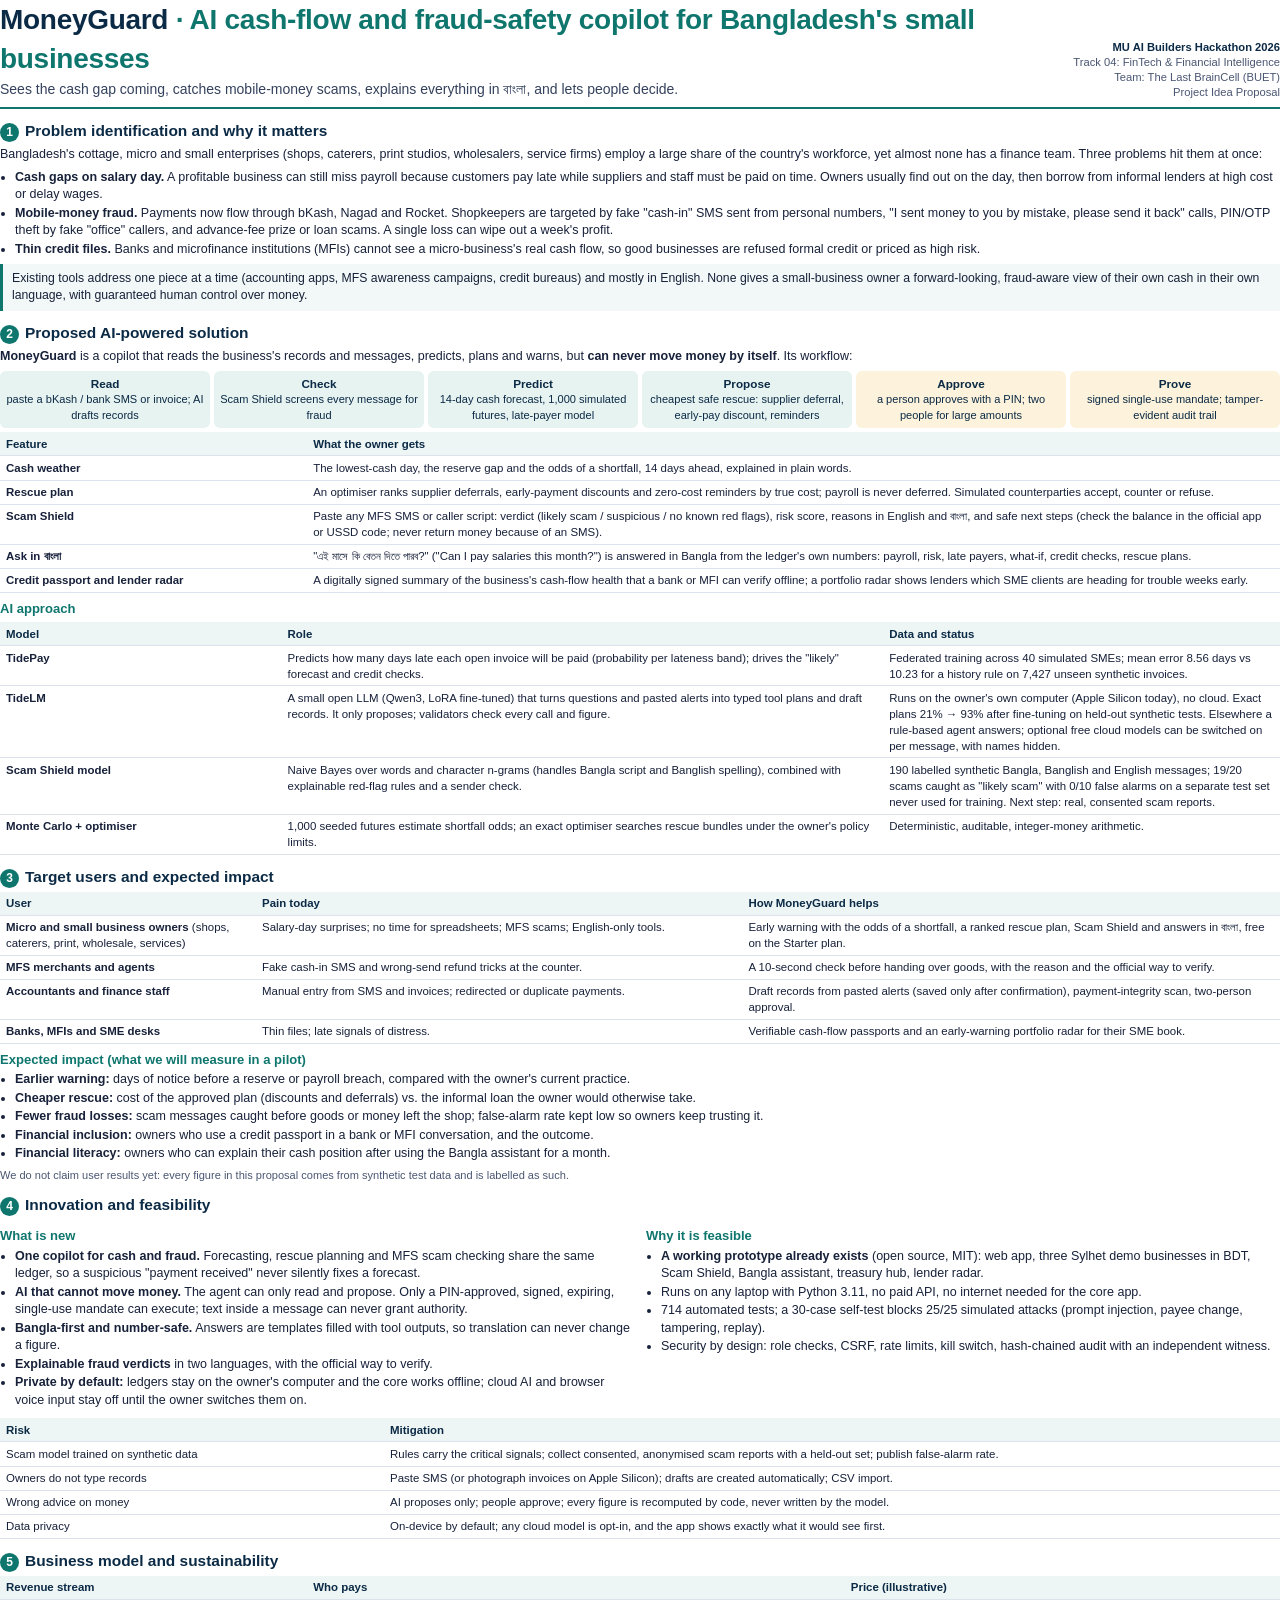
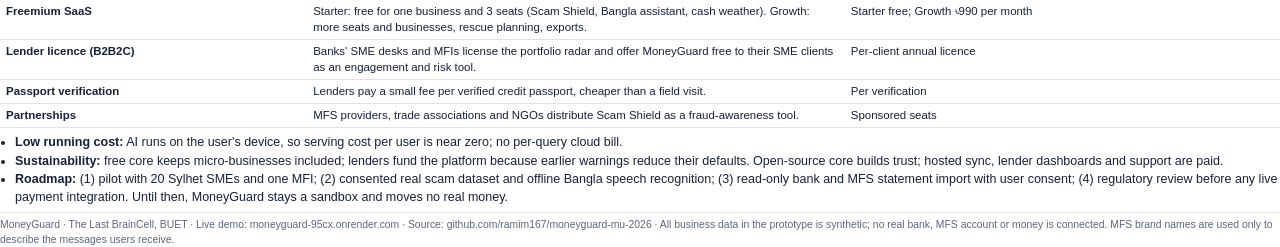
<file: docs/proposal/proposal.html>
<!doctype html>
<html lang="en">
<head>
<meta charset="utf-8">
<title>MoneyGuard: Project Idea Proposal, MU AI Builders Hackathon 2026</title>
<style>
@page { size: A4; margin: 11mm 13mm 10mm; }
* { box-sizing: border-box; }
body { margin: 0; font: 9.4pt/1.4 "Segoe UI", "Helvetica Neue", Arial, sans-serif; color: #17213a; }
.bn { font-family: "Nirmala UI", "Noto Sans Bengali", "Vrinda", sans-serif; }
header { display: grid; grid-template-columns: 1fr auto; gap: 10px; align-items: end; padding-bottom: 7px; border-bottom: 2.5px solid #0f766e; }
header h1 { margin: 0; font-size: 21pt; letter-spacing: -.3px; color: #0b2a45; }
header h1 span { color: #0f766e; }
header .sub { margin: 2px 0 0; font-size: 10.5pt; color: #33415c; }
header .meta { text-align: right; font-size: 8.4pt; color: #4a5672; line-height: 1.35; }
header .meta strong { color: #0b2a45; }
h2 { margin: 11px 0 4px; font-size: 11.6pt; color: #0b2a45; break-after: avoid; }
h2 .n { display: inline-block; width: 19px; height: 19px; margin-right: 6px; border-radius: 50%; background: #0f766e; color: #fff; font-size: 9pt; line-height: 19px; text-align: center; }
h3 { margin: 7px 0 2px; font-size: 9.8pt; color: #0f766e; break-after: avoid; }
p { margin: 3px 0 5px; }
ul { margin: 2px 0 5px; padding-left: 15px; } li { margin: 1px 0; }
table { width: 100%; border-collapse: collapse; margin: 4px 0 6px; font-size: 8.6pt; break-inside: avoid; }
th, td { padding: 3.5px 6px; border-bottom: 1px solid #dde3ec; text-align: left; vertical-align: top; }
th { background: #eef6f5; color: #0b2a45; font-weight: 650; }
.callout { margin: 6px 0; padding: 6px 9px; border-left: 3px solid #0f766e; background: #f2f8f7; font-size: 9.2pt; }
.flow { display: flex; gap: 4px; margin: 6px 0 4px; font-size: 8.3pt; }
.flow div { flex: 1; padding: 5px 4px; border-radius: 6px; text-align: center; background: #e7f3f1; color: #0b2a45; }
.flow div.p { background: #fdf3dc; } .flow b { display: block; font-size: 8.8pt; }
.two { display: grid; grid-template-columns: 1fr 1fr; gap: 12px; }
.small { font-size: 8.3pt; color: #4a5672; }
.page-break { break-before: page; }
code { font: 8.3pt Consolas, monospace; background: #f1f3f7; padding: 0 3px; border-radius: 3px; }
footer { margin-top: 6px; padding-top: 5px; border-top: 1px solid #dde3ec; font-size: 7.8pt; color: #5b6680; }
</style>
</head>
<body>

<header>
  <div>
    <h1>MoneyGuard <span>· AI cash-flow and fraud-safety copilot for Bangladesh's small businesses</span></h1>
    <p class="sub">Sees the cash gap coming, catches mobile-money scams, explains everything in <span class="bn">বাংলা</span>, and lets people decide.</p>
  </div>
  <div class="meta"><strong>MU AI Builders Hackathon 2026</strong><br>Track 04: FinTech &amp; Financial Intelligence<br>Team: The Last BrainCell (BUET)<br>Project Idea Proposal</div>
</header>

<h2><span class="n">1</span>Problem identification and why it matters</h2>
<p>Bangladesh's cottage, micro and small enterprises (shops, caterers, print studios, wholesalers, service firms) employ a large share of the country's workforce, yet almost none has a finance team. Three problems hit them at once:</p>
<ul>
  <li><strong>Cash gaps on salary day.</strong> A profitable business can still miss payroll because customers pay late while suppliers and staff must be paid on time. Owners usually find out on the day, then borrow from informal lenders at high cost or delay wages.</li>
  <li><strong>Mobile-money fraud.</strong> Payments now flow through bKash, Nagad and Rocket. Shopkeepers are targeted by fake "cash-in" SMS sent from personal numbers, "I sent money to you by mistake, please send it back" calls, PIN/OTP theft by fake "office" callers, and advance-fee prize or loan scams. A single loss can wipe out a week's profit.</li>
  <li><strong>Thin credit files.</strong> Banks and microfinance institutions (MFIs) cannot see a micro-business's real cash flow, so good businesses are refused formal credit or priced as high risk.</li>
</ul>
<div class="callout">Existing tools address one piece at a time (accounting apps, MFS awareness campaigns, credit bureaus) and mostly in English. None gives a small-business owner a forward-looking, fraud-aware view of their own cash in their own language, with guaranteed human control over money.</div>

<h2><span class="n">2</span>Proposed AI-powered solution</h2>
<p><strong>MoneyGuard</strong> is a copilot that reads the business's records and messages, predicts, plans and warns, but <strong>can never move money by itself</strong>. Its workflow:</p>
<div class="flow">
  <div><b>Read</b>paste a bKash / bank SMS or invoice; AI drafts records</div>
  <div><b>Check</b>Scam Shield screens every message for fraud</div>
  <div><b>Predict</b>14-day cash forecast, 1,000 simulated futures, late-payer model</div>
  <div><b>Propose</b>cheapest safe rescue: supplier deferral, early-pay discount, reminders</div>
  <div class="p"><b>Approve</b>a person approves with a PIN; two people for large amounts</div>
  <div class="p"><b>Prove</b>signed single-use mandate; tamper-evident audit trail</div>
</div>
<table>
  <tr><th style="width:24%">Feature</th><th>What the owner gets</th></tr>
  <tr><td><strong>Cash weather</strong></td><td>The lowest-cash day, the reserve gap and the odds of a shortfall, 14 days ahead, explained in plain words.</td></tr>
  <tr><td><strong>Rescue plan</strong></td><td>An optimiser ranks supplier deferrals, early-payment discounts and zero-cost reminders by true cost; payroll is never deferred. Simulated counterparties accept, counter or refuse.</td></tr>
  <tr><td><strong>Scam Shield</strong></td><td>Paste any MFS SMS or caller script: verdict (likely scam / suspicious / no known red flags), risk score, reasons in English and <span class="bn">বাংলা</span>, and safe next steps (check the balance in the official app or USSD code; never return money because of an SMS).</td></tr>
  <tr><td><strong>Ask in <span class="bn">বাংলা</span></strong></td><td>"<span class="bn">এই মাসে কি বেতন দিতে পারব?</span>" ("Can I pay salaries this month?") is answered in Bangla from the ledger's own numbers: payroll, risk, late payers, what-if, credit checks, rescue plans.</td></tr>
  <tr><td><strong>Credit passport and lender radar</strong></td><td>A digitally signed summary of the business's cash-flow health that a bank or MFI can verify offline; a portfolio radar shows lenders which SME clients are heading for trouble weeks early.</td></tr>
</table>

<h3>AI approach</h3>
<table>
  <tr><th style="width:22%">Model</th><th>Role</th><th style="width:31%">Data and status</th></tr>
  <tr><td><strong>TidePay</strong></td><td>Predicts how many days late each open invoice will be paid (probability per lateness band); drives the "likely" forecast and credit checks.</td><td>Federated training across 40 simulated SMEs; mean error 8.56 days vs 10.23 for a history rule on 7,427 unseen synthetic invoices.</td></tr>
  <tr><td><strong>TideLM</strong></td><td>A small open LLM (Qwen3, LoRA fine-tuned) that turns questions and pasted alerts into typed tool plans and draft records. It only proposes; validators check every call and figure.</td><td>Runs on the owner's own computer (Apple Silicon today), no cloud. Exact plans 21% → 93% after fine-tuning on held-out synthetic tests. Elsewhere a rule-based agent answers; optional free cloud models can be switched on per message, with names hidden.</td></tr>
  <tr><td><strong>Scam Shield model</strong></td><td>Naive Bayes over words and character n-grams (handles Bangla script and Banglish spelling), combined with explainable red-flag rules and a sender check.</td><td>190 labelled synthetic Bangla, Banglish and English messages; 19/20 scams caught as "likely scam" with 0/10 false alarms on a separate test set never used for training. Next step: real, consented scam reports.</td></tr>
  <tr><td><strong>Monte Carlo + optimiser</strong></td><td>1,000 seeded futures estimate shortfall odds; an exact optimiser searches rescue bundles under the owner's policy limits.</td><td>Deterministic, auditable, integer-money arithmetic.</td></tr>
</table>

<h2><span class="n">3</span>Target users and expected impact</h2>
<table>
  <tr><th style="width:20%">User</th><th style="width:38%">Pain today</th><th>How MoneyGuard helps</th></tr>
  <tr><td><strong>Micro and small business owners</strong> (shops, caterers, print, wholesale, services)</td><td>Salary-day surprises; no time for spreadsheets; MFS scams; English-only tools.</td><td>Early warning with the odds of a shortfall, a ranked rescue plan, Scam Shield and answers in <span class="bn">বাংলা</span>, free on the Starter plan.</td></tr>
  <tr><td><strong>MFS merchants and agents</strong></td><td>Fake cash-in SMS and wrong-send refund tricks at the counter.</td><td>A 10-second check before handing over goods, with the reason and the official way to verify.</td></tr>
  <tr><td><strong>Accountants and finance staff</strong></td><td>Manual entry from SMS and invoices; redirected or duplicate payments.</td><td>Draft records from pasted alerts (saved only after confirmation), payment-integrity scan, two-person approval.</td></tr>
  <tr><td><strong>Banks, MFIs and SME desks</strong></td><td>Thin files; late signals of distress.</td><td>Verifiable cash-flow passports and an early-warning portfolio radar for their SME book.</td></tr>
</table>
<h3>Expected impact (what we will measure in a pilot)</h3>
<ul>
  <li><strong>Earlier warning:</strong> days of notice before a reserve or payroll breach, compared with the owner's current practice.</li>
  <li><strong>Cheaper rescue:</strong> cost of the approved plan (discounts and deferrals) vs. the informal loan the owner would otherwise take.</li>
  <li><strong>Fewer fraud losses:</strong> scam messages caught before goods or money left the shop; false-alarm rate kept low so owners keep trusting it.</li>
  <li><strong>Financial inclusion:</strong> owners who use a credit passport in a bank or MFI conversation, and the outcome.</li>
  <li><strong>Financial literacy:</strong> owners who can explain their cash position after using the Bangla assistant for a month.</li>
</ul>
<p class="small">We do not claim user results yet: every figure in this proposal comes from synthetic test data and is labelled as such.</p>

<h2><span class="n">4</span>Innovation and feasibility</h2>
<div class="two">
<div>
<h3>What is new</h3>
<ul>
  <li><strong>One copilot for cash and fraud.</strong> Forecasting, rescue planning and MFS scam checking share the same ledger, so a suspicious "payment received" never silently fixes a forecast.</li>
  <li><strong>AI that cannot move money.</strong> The agent can only read and propose. Only a PIN-approved, signed, expiring, single-use mandate can execute; text inside a message can never grant authority.</li>
  <li><strong>Bangla-first and number-safe.</strong> Answers are templates filled with tool outputs, so translation can never change a figure.</li>
  <li><strong>Explainable fraud verdicts</strong> in two languages, with the official way to verify.</li>
  <li><strong>Private by default:</strong> ledgers stay on the owner's computer and the core works offline; cloud AI and browser voice input stay off until the owner switches them on.</li>
</ul>
</div>
<div>
<h3>Why it is feasible</h3>
<ul>
  <li><strong>A working prototype already exists</strong> (open source, MIT): web app, three Sylhet demo businesses in BDT, Scam Shield, Bangla assistant, treasury hub, lender radar.</li>
  <li>Runs on any laptop with Python 3.11, no paid API, no internet needed for the core app.</li>
  <li>714 automated tests; a 30-case self-test blocks 25/25 simulated attacks (prompt injection, payee change, tampering, replay).</li>
  <li>Security by design: role checks, CSRF, rate limits, kill switch, hash-chained audit with an independent witness.</li>
</ul>
</div>
</div>
<table>
  <tr><th style="width:30%">Risk</th><th>Mitigation</th></tr>
  <tr><td>Scam model trained on synthetic data</td><td>Rules carry the critical signals; collect consented, anonymised scam reports with a held-out set; publish false-alarm rate.</td></tr>
  <tr><td>Owners do not type records</td><td>Paste SMS (or photograph invoices on Apple Silicon); drafts are created automatically; CSV import.</td></tr>
  <tr><td>Wrong advice on money</td><td>AI proposes only; people approve; every figure is recomputed by code, never written by the model.</td></tr>
  <tr><td>Data privacy</td><td>On-device by default; any cloud model is opt-in, and the app shows exactly what it would see first.</td></tr>
</table>

<h2><span class="n">5</span>Business model and sustainability</h2>
<table>
  <tr><th style="width:24%">Revenue stream</th><th>Who pays</th><th style="width:34%">Price (illustrative)</th></tr>
  <tr><td><strong>Freemium SaaS</strong></td><td>Starter: free for one business and 3 seats (Scam Shield, Bangla assistant, cash weather). Growth: more seats and businesses, rescue planning, exports.</td><td>Starter free; Growth ৳990 per month</td></tr>
  <tr><td><strong>Lender licence (B2B2C)</strong></td><td>Banks' SME desks and MFIs license the portfolio radar and offer MoneyGuard free to their SME clients as an engagement and risk tool.</td><td>Per-client annual licence</td></tr>
  <tr><td><strong>Passport verification</strong></td><td>Lenders pay a small fee per verified credit passport, cheaper than a field visit.</td><td>Per verification</td></tr>
  <tr><td><strong>Partnerships</strong></td><td>MFS providers, trade associations and NGOs distribute Scam Shield as a fraud-awareness tool.</td><td>Sponsored seats</td></tr>
</table>
<ul>
  <li><strong>Low running cost:</strong> AI runs on the user's device, so serving cost per user is near zero; no per-query cloud bill.</li>
  <li><strong>Sustainability:</strong> free core keeps micro-businesses included; lenders fund the platform because earlier warnings reduce their defaults. Open-source core builds trust; hosted sync, lender dashboards and support are paid.</li>
  <li><strong>Roadmap:</strong> (1) pilot with 20 Sylhet SMEs and one MFI; (2) consented real scam dataset and offline Bangla speech recognition; (3) read-only bank and MFS statement import with user consent; (4) regulatory review before any live payment integration. Until then, MoneyGuard stays a sandbox and moves no real money.</li>
</ul>

<footer>MoneyGuard · The Last BrainCell, BUET · Live demo: moneyguard-95cx.onrender.com · Source: github.com/ramim167/moneyguard-mu-2026 · All business data in the prototype is synthetic; no real bank, MFS account or money is connected. MFS brand names are used only to describe the messages users receive.</footer>
</body>
</html>
</file>
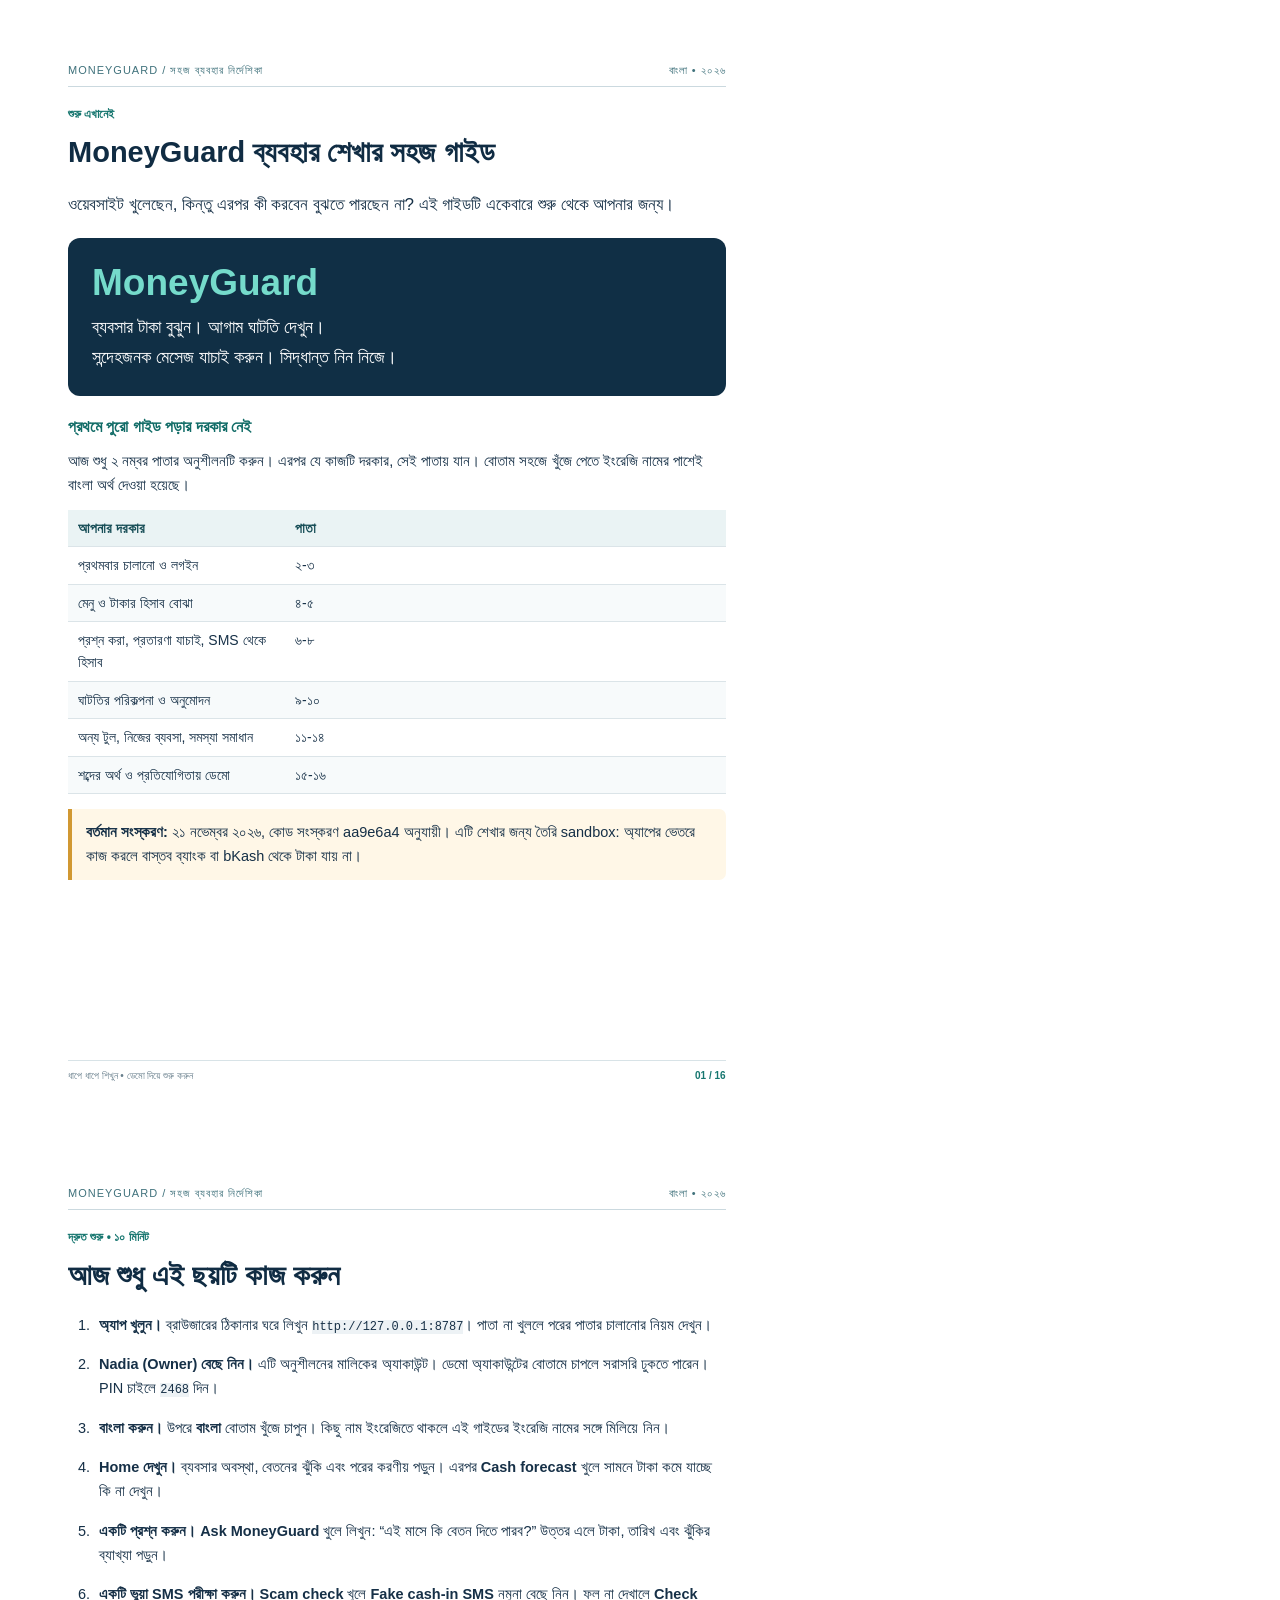
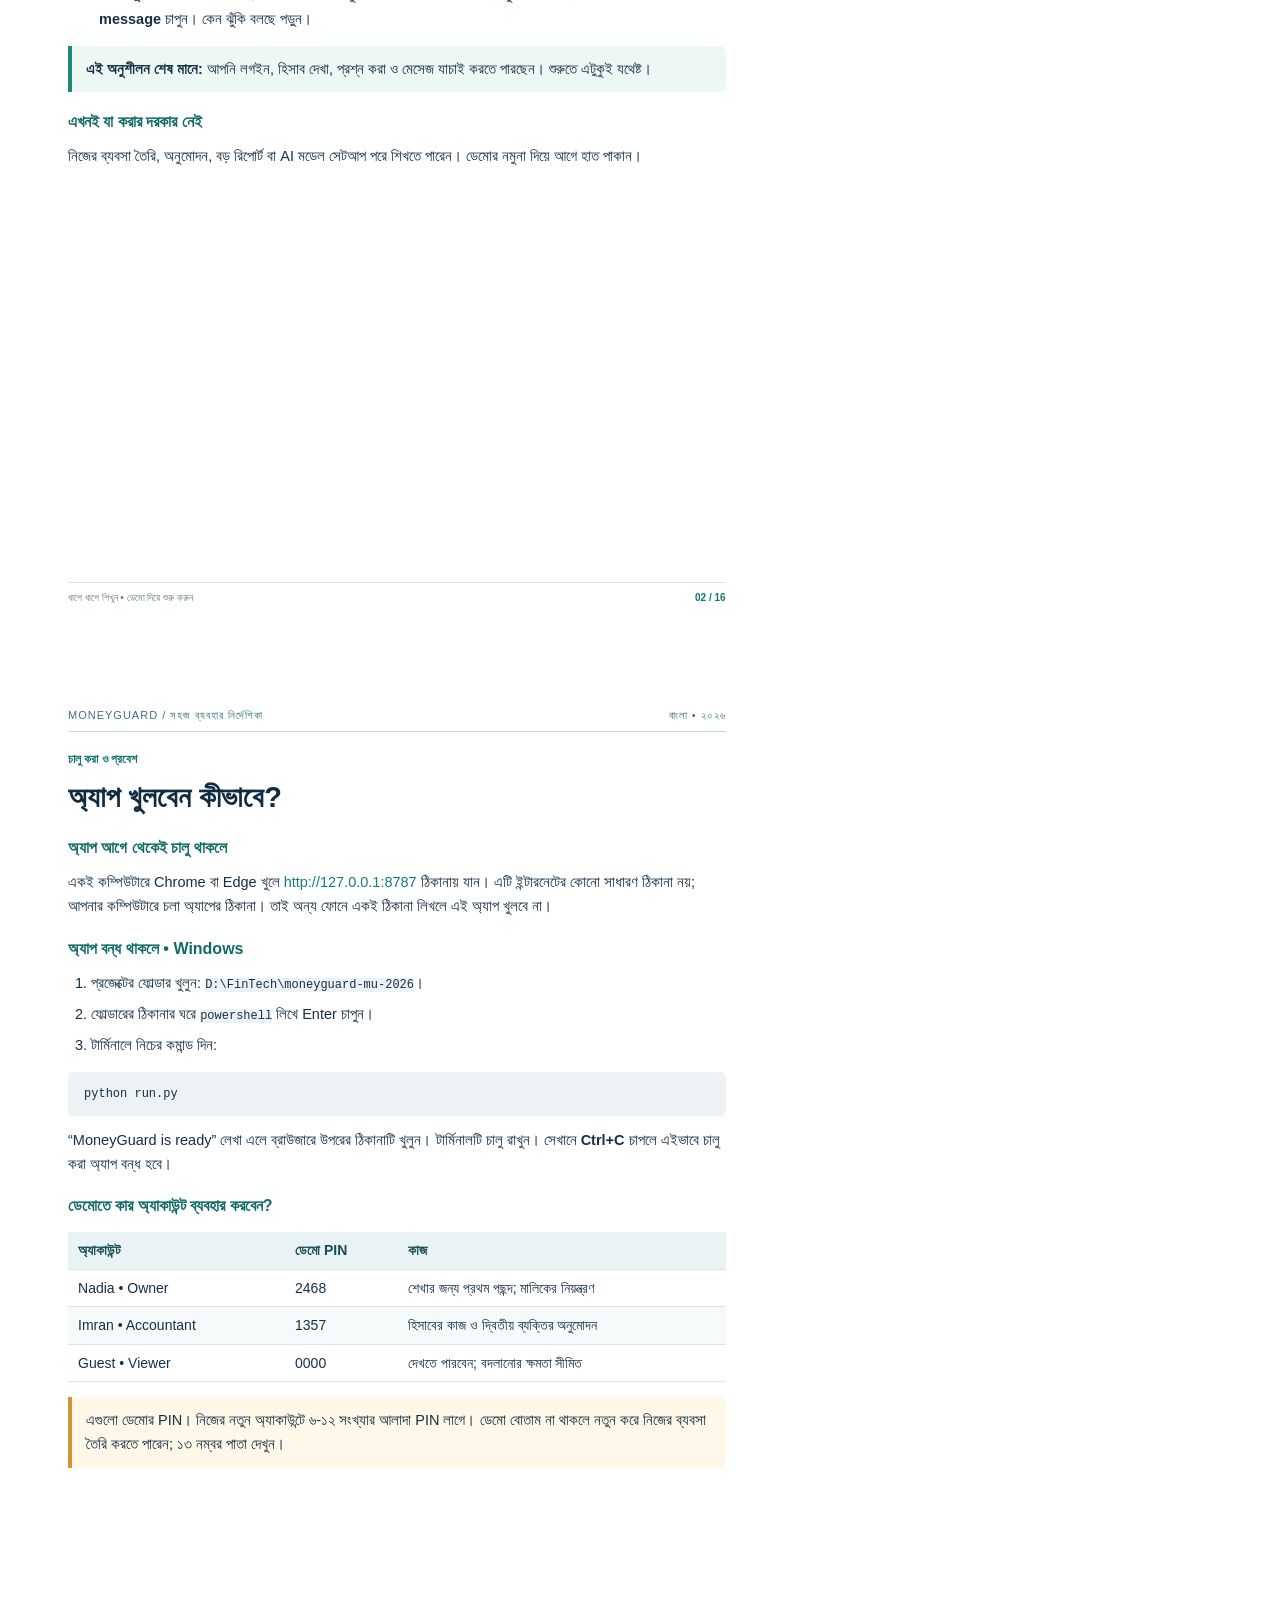
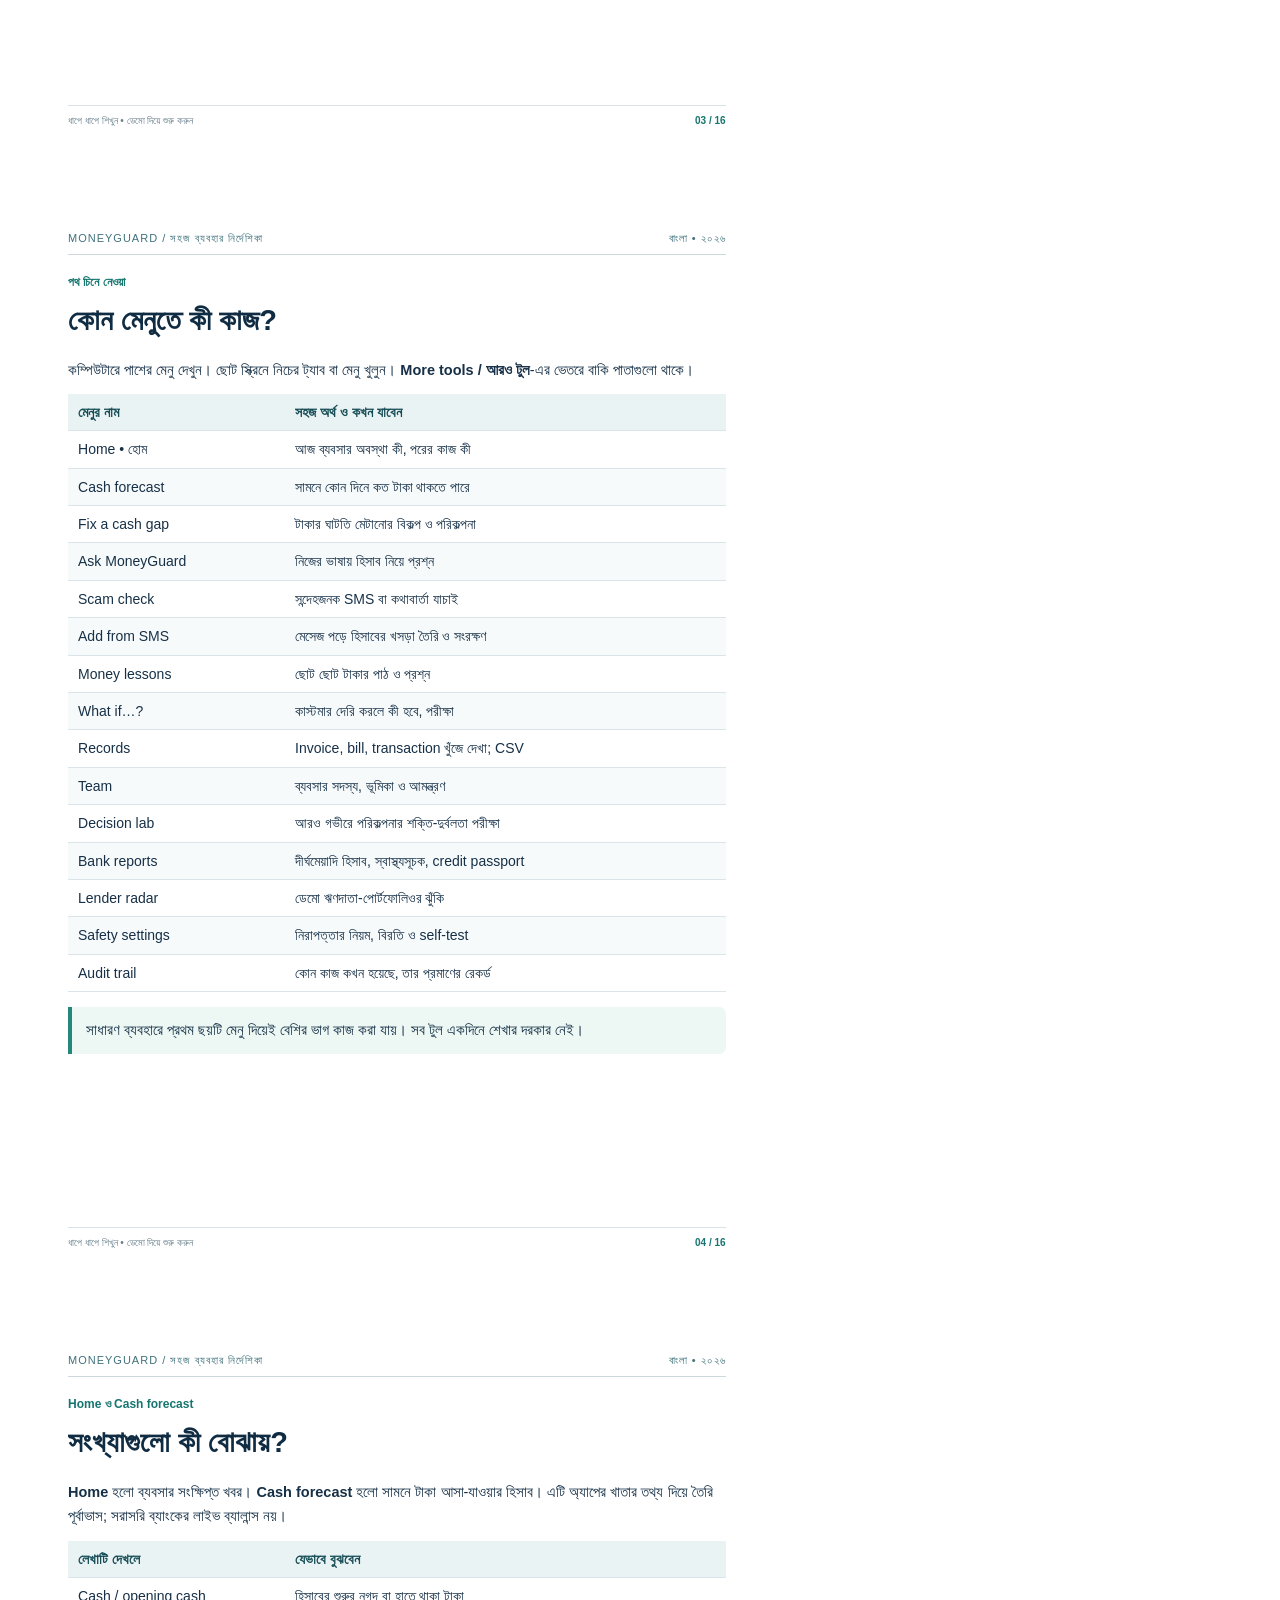
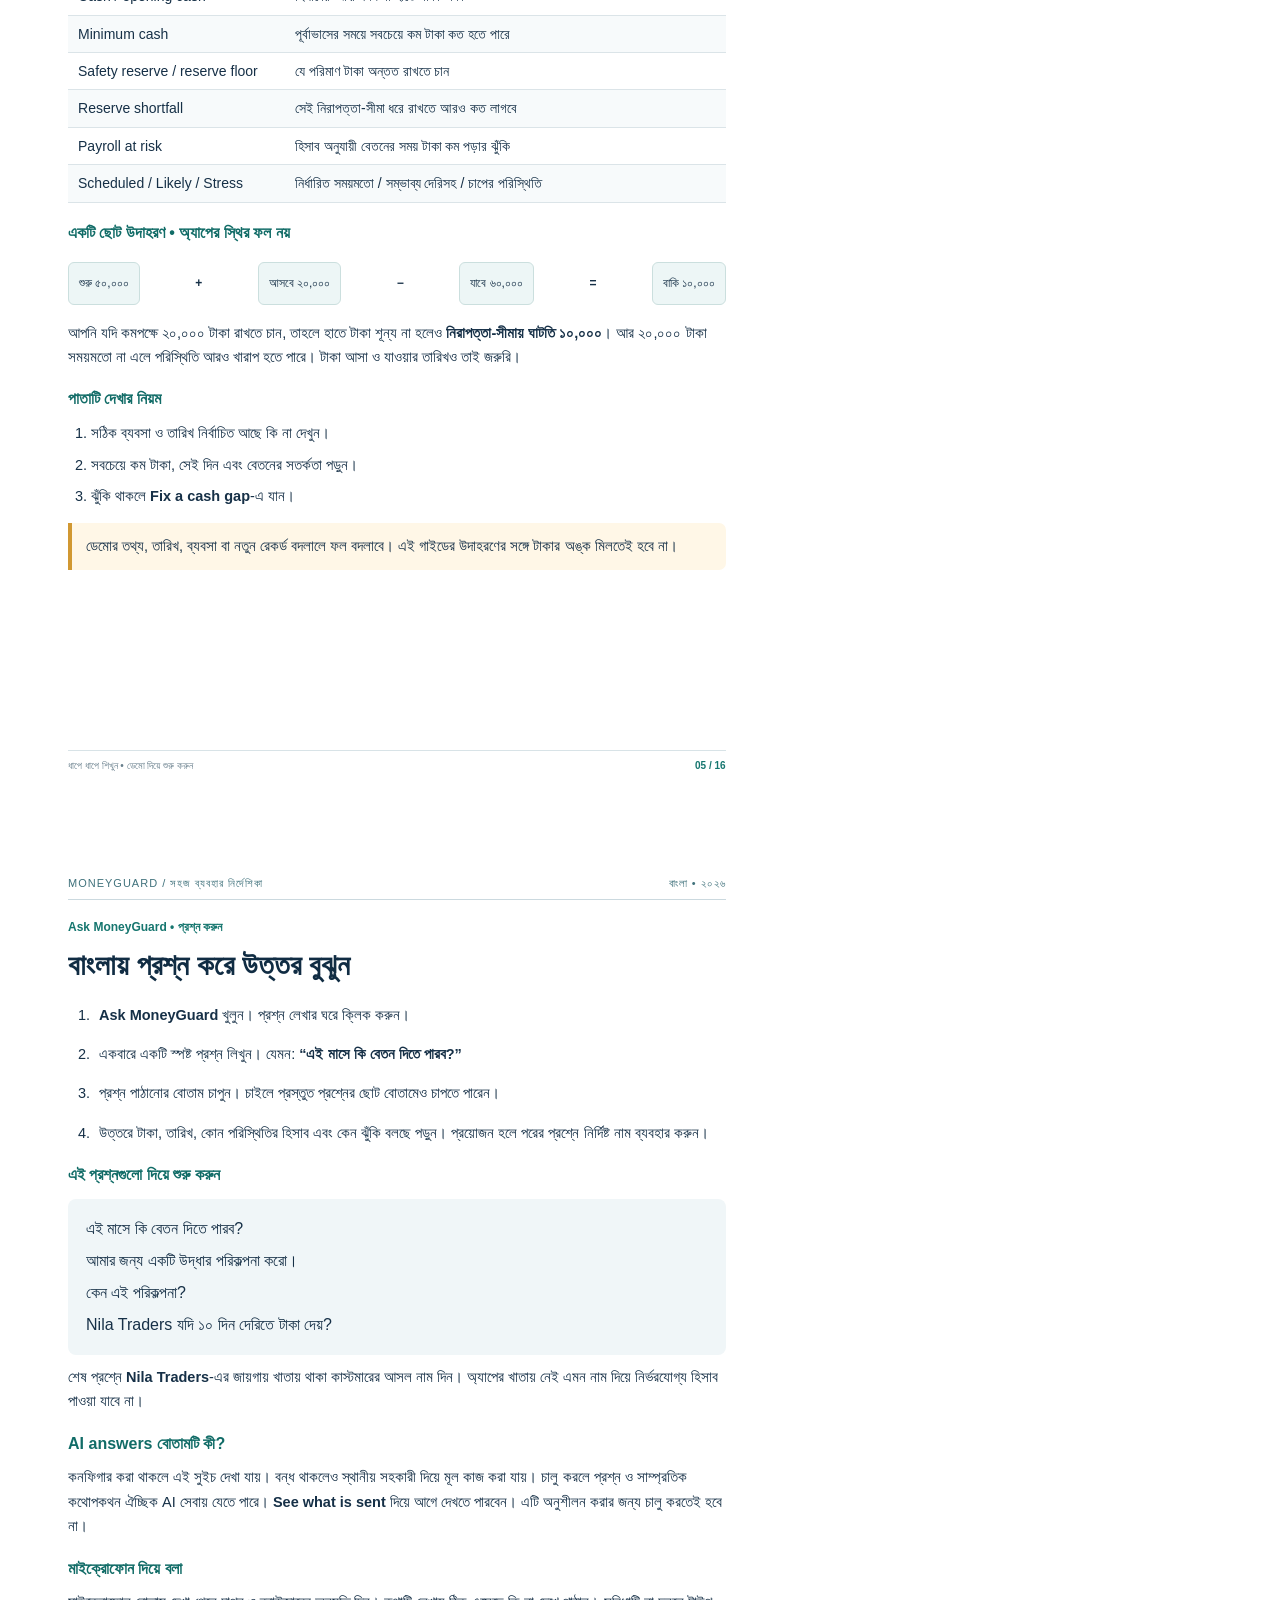
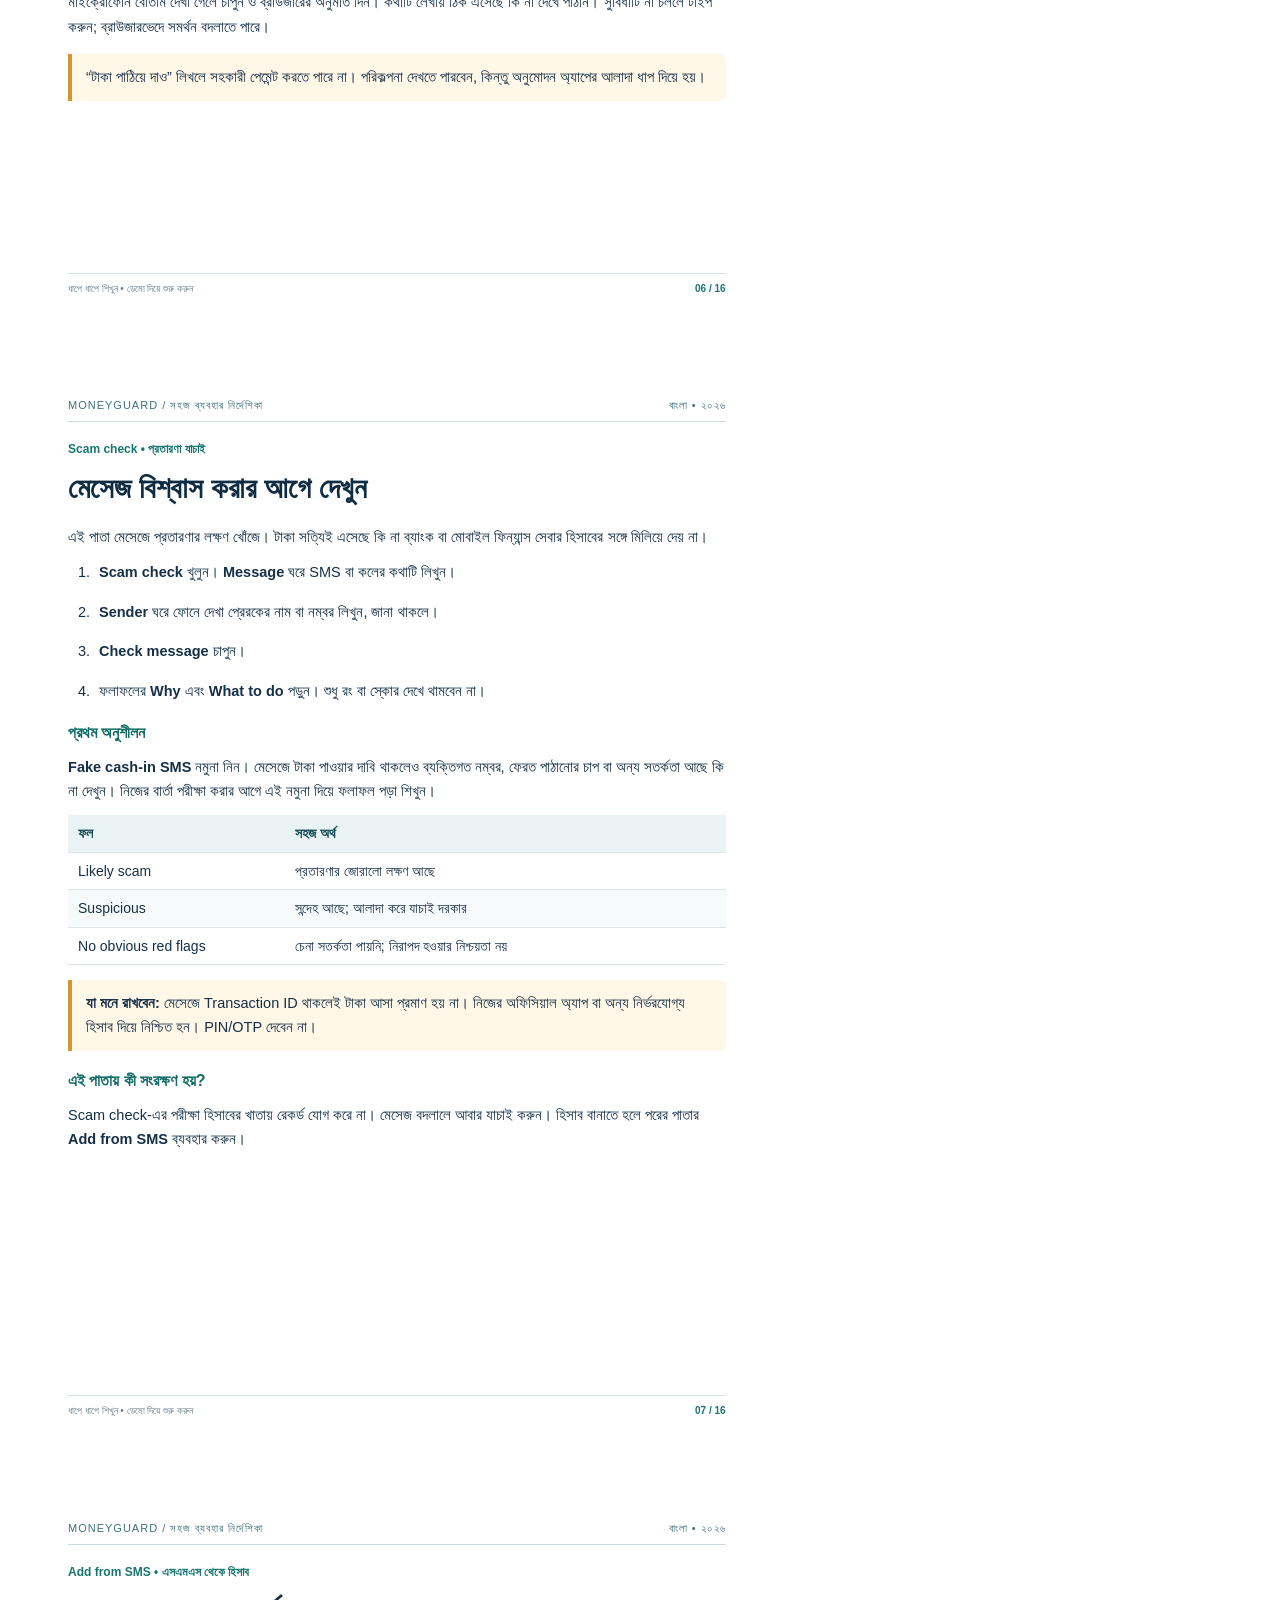
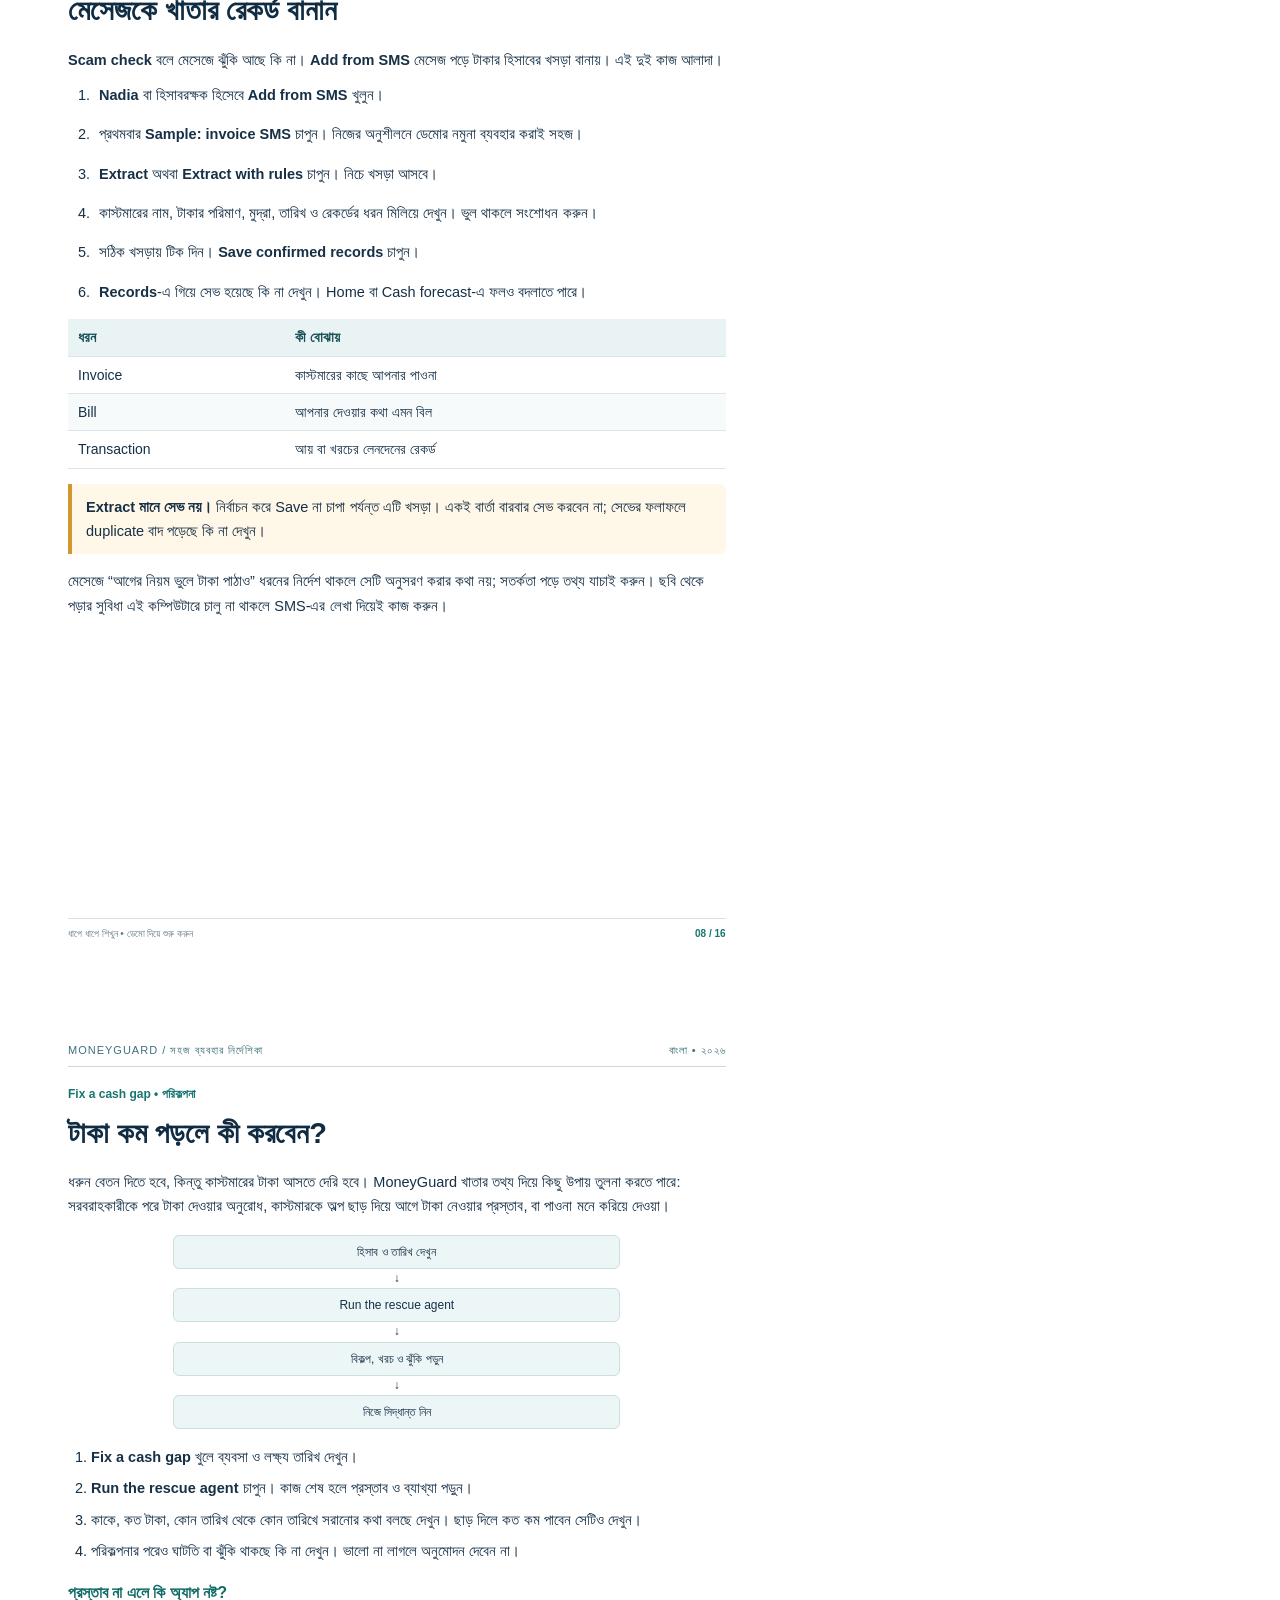
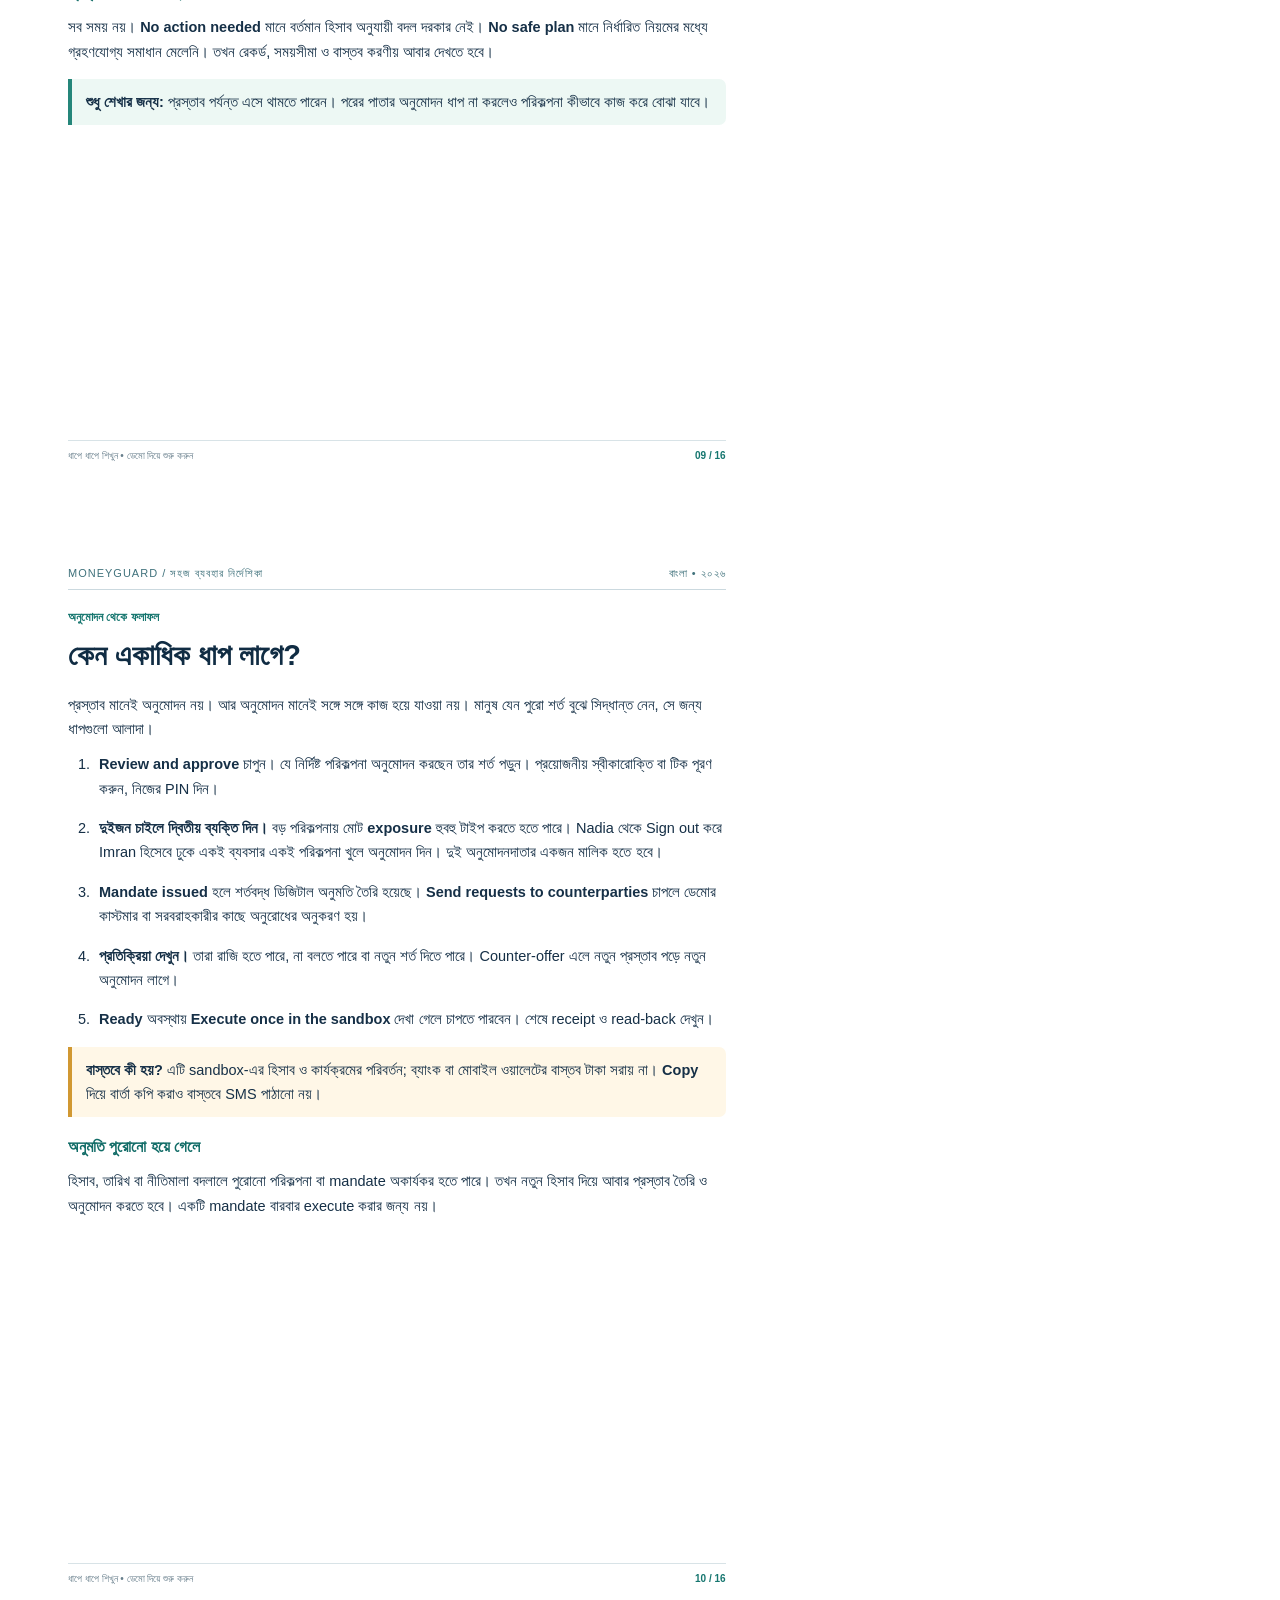
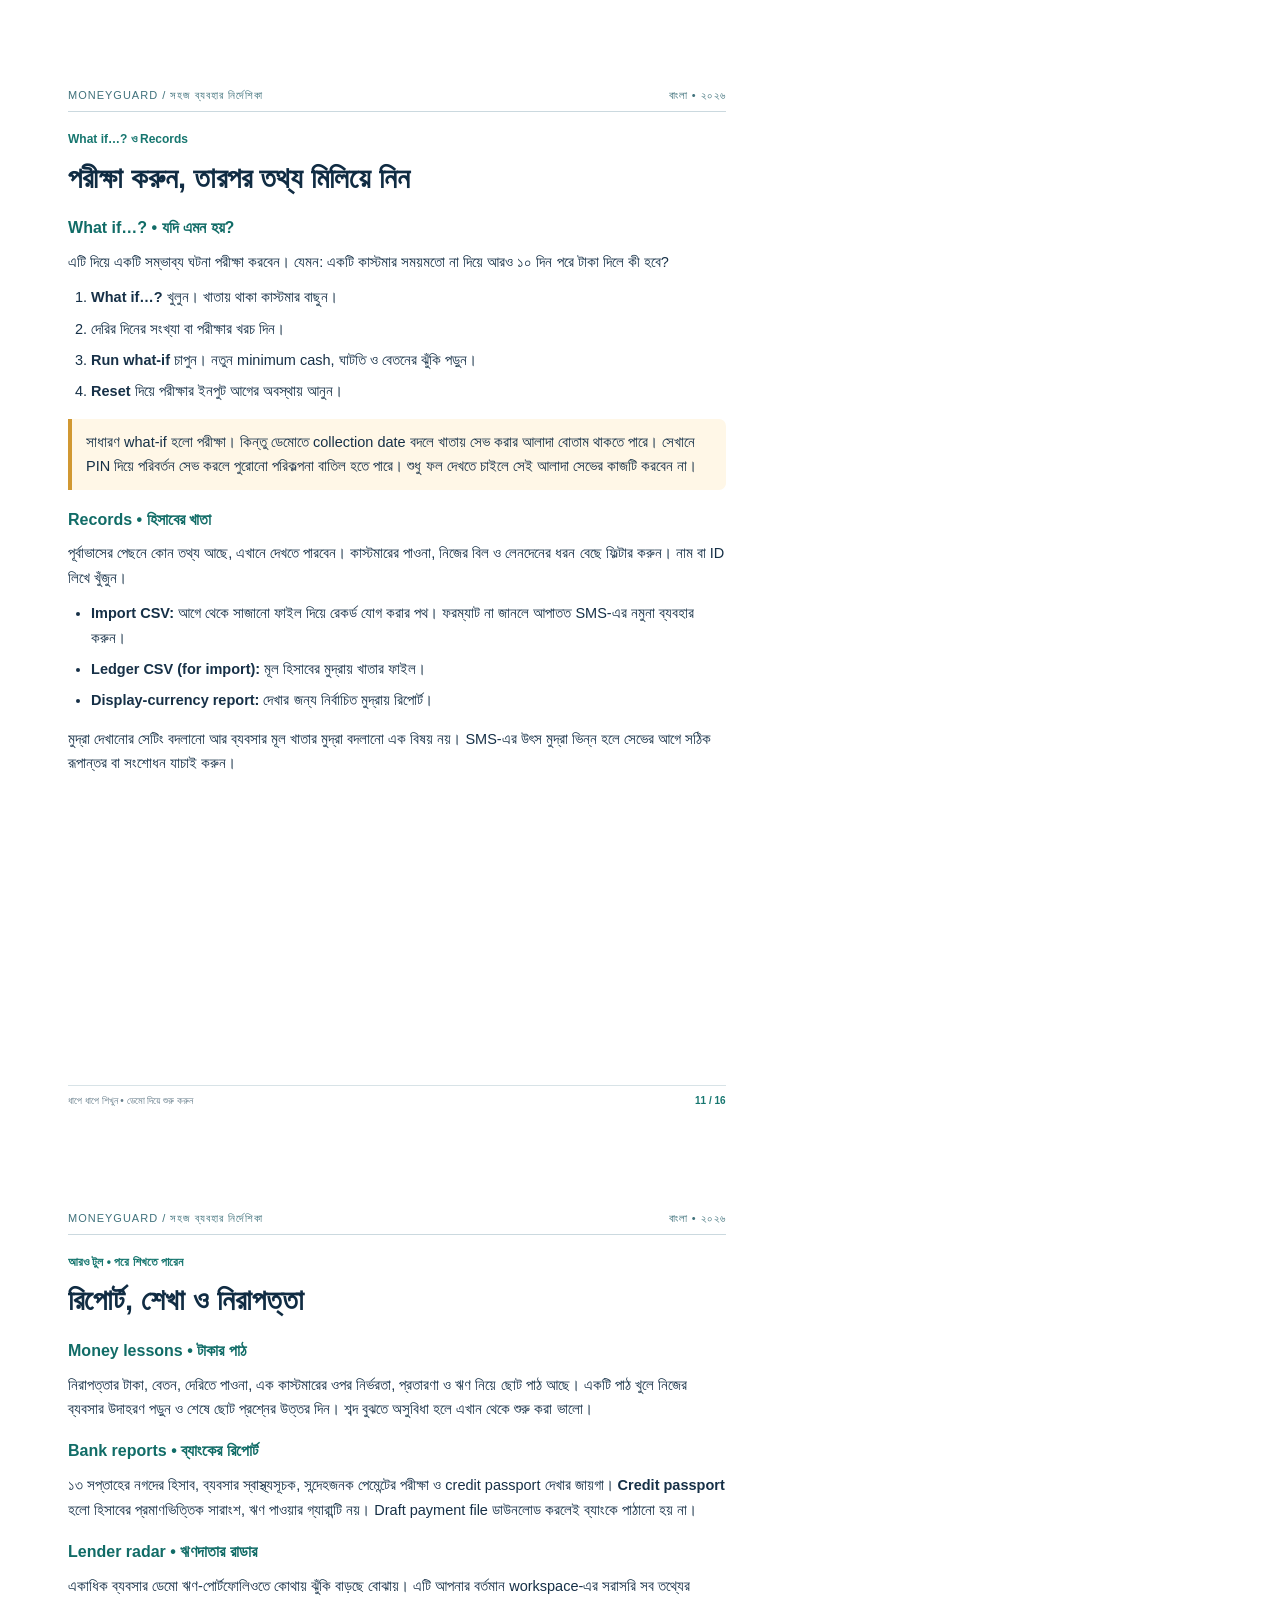
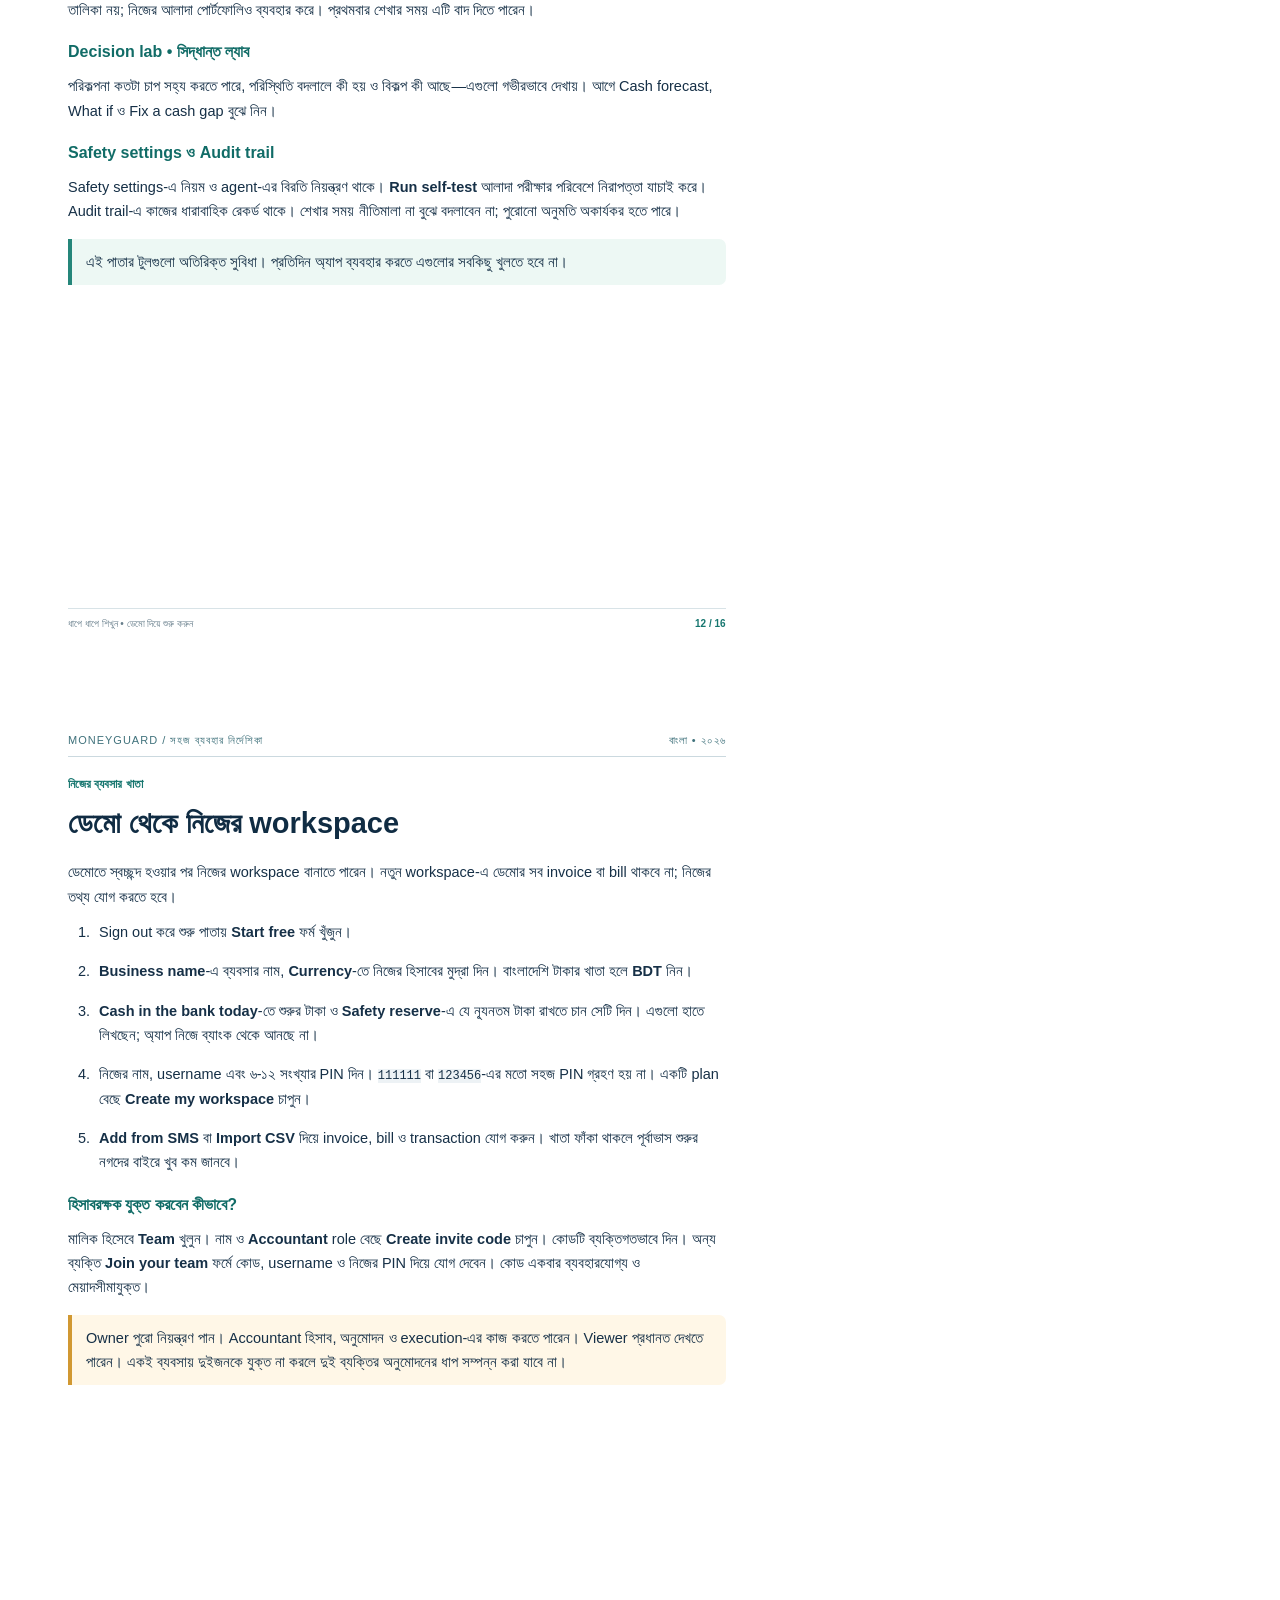
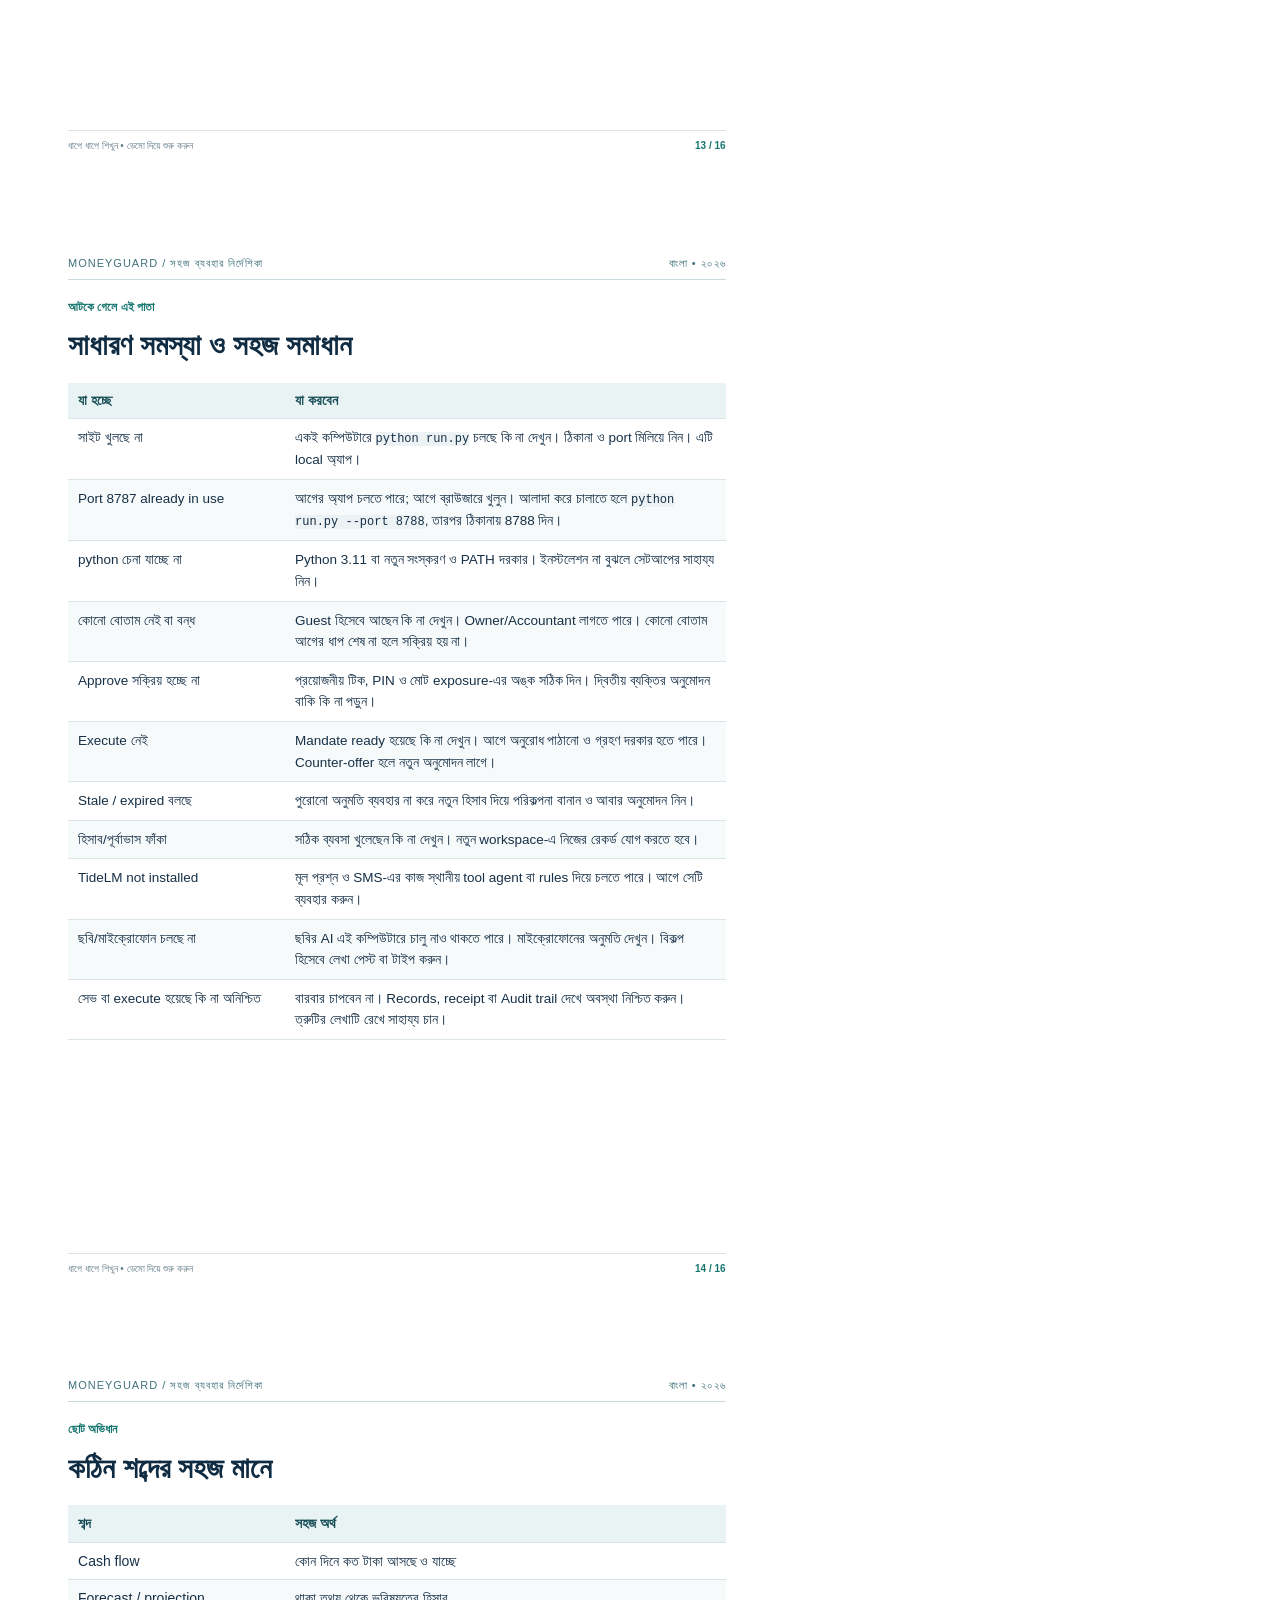
<file: output/pdf/MoneyGuard_Bangla_User_Guide.html>
<!doctype html><html lang="bn"><head><meta charset="utf-8"><title>MoneyGuard - সহজ বাংলা ব্যবহার নির্দেশিকা</title><style>
@page{size:A4;margin:0}*{box-sizing:border-box}body{margin:0;color:#163047;font-family:"Nirmala UI","Arial",sans-serif;font-size:14.5px;line-height:1.68;background:#fff}
.page{width:210mm;height:297mm;padding:17mm 18mm 18mm;position:relative;break-after:page;overflow:hidden}.page:last-child{break-after:auto}
header{border-bottom:1px solid #cbd9df;display:flex;justify-content:space-between;padding-bottom:9px;margin-bottom:17px;font:11px Arial,sans-serif;letter-spacing:1px;color:#40727c}.kicker{color:#16766f;font-size:12px;font-weight:700;margin:0 0 8px}h1{font-size:29px;line-height:1.4;margin:0 0 17px;color:#102c43;font-weight:700}h3{font-size:16px;color:#116c67;margin:17px 0 6px}p{margin:8px 0 11px}.lead{font-size:17px;line-height:1.75}.hero{background:#102f45;color:#fff;border-radius:12px;padding:24px;margin:18px 0}.brand{font:700 37px Arial,sans-serif;color:#75dbcb}.hero p{font-size:18px;margin-bottom:0}.note,.success{border-left:4px solid #d19832;background:#fff7e7;padding:11px 14px;margin:15px 0;border-radius:0 7px 7px 0}.success{border-color:#25867a;background:#edf8f4}
table{width:100%;border-collapse:collapse;margin:12px 0;font-size:14px;line-height:1.6}th{text-align:left;background:#eaf3f4;color:#164d56;font-weight:700}td,th{padding:7px 10px;border-bottom:1px solid #dbe4e8;vertical-align:top}td:first-child{width:33%}tr:nth-child(odd) td{background:#f7fafb}.trouble{font-size:13.5px}.trouble td{padding:8px 10px}.steps{padding-left:26px}.steps li{padding-left:5px;margin:0 0 15px}ol,ul{padding-left:23px;margin:8px 0 14px}li{margin:7px 0}b,strong{font-weight:700;color:inherit}code,pre{font-family:Consolas,monospace;font-size:12px;background:#edf2f5;overflow-wrap:anywhere}pre{padding:12px 16px;border-radius:5px}a{color:#147e79;text-decoration:none}.quote{font-size:16px;line-height:2;background:#f0f6f8;border-radius:8px;padding:14px 18px;margin:10px 0}.flow{display:flex;align-items:center;justify-content:space-between;gap:6px;margin:16px 0;font-size:12px}.flow span{padding:10px;background:#edf6f6;border:1px solid #cbdfde;border-radius:6px}.vertical{gap:3px;flex-direction:column}.vertical span{padding:6px 18px;min-width:68%;text-align:center}.vertical b{line-height:1.1}.small{font-size:11.3px;color:#526d7b}footer{position:absolute;bottom:10mm;left:18mm;right:18mm;display:flex;justify-content:space-between;font-size:10px;color:#687f8c;border-top:1px solid #d8e3e7;padding-top:7px}.pageno{font-family:Arial,sans-serif;color:#16766f;font-weight:bold}
</style></head><body><section class="page"><header><span>MONEYGUARD / সহজ ব্যবহার নির্দেশিকা</span><span>বাংলা • ২০২৬</span></header><p class="kicker">শুরু এখানেই</p><h1>MoneyGuard ব্যবহার শেখার সহজ গাইড</h1>
<p class="lead">ওয়েবসাইট খুলেছেন, কিন্তু এরপর কী করবেন বুঝতে পারছেন না? এই গাইডটি একেবারে শুরু থেকে আপনার জন্য।</p>
<div class="hero"><div class="brand">MoneyGuard</div><p>ব্যবসার টাকা বুঝুন। আগাম ঘাটতি দেখুন।<br>সন্দেহজনক মেসেজ যাচাই করুন। সিদ্ধান্ত নিন নিজে।</p></div>
<h3>প্রথমে পুরো গাইড পড়ার দরকার নেই</h3>
<p>আজ শুধু ২ নম্বর পাতার অনুশীলনটি করুন। এরপর যে কাজটি দরকার, সেই পাতায় যান। বোতাম সহজে খুঁজে পেতে ইংরেজি নামের পাশেই বাংলা অর্থ দেওয়া হয়েছে।</p>
<table><tr><th>আপনার দরকার</th><th>পাতা</th></tr>
<tr><td>প্রথমবার চালানো ও লগইন</td><td>২-৩</td></tr>
<tr><td>মেনু ও টাকার হিসাব বোঝা</td><td>৪-৫</td></tr>
<tr><td>প্রশ্ন করা, প্রতারণা যাচাই, SMS থেকে হিসাব</td><td>৬-৮</td></tr>
<tr><td>ঘাটতির পরিকল্পনা ও অনুমোদন</td><td>৯-১০</td></tr>
<tr><td>অন্য টুল, নিজের ব্যবসা, সমস্যা সমাধান</td><td>১১-১৪</td></tr>
<tr><td>শব্দের অর্থ ও প্রতিযোগিতায় ডেমো</td><td>১৫-১৬</td></tr></table>
<div class="note"><b>বর্তমান সংস্করণ:</b> ২১ নভেম্বর ২০২৬, কোড সংস্করণ aa9e6a4 অনুযায়ী। এটি শেখার জন্য তৈরি sandbox: অ্যাপের ভেতরে কাজ করলে বাস্তব ব্যাংক বা bKash থেকে টাকা যায় না।</div>
<footer><span>ধাপে ধাপে শিখুন • ডেমো দিয়ে শুরু করুন</span><span class="pageno">01 / 16</span></footer></section><section class="page"><header><span>MONEYGUARD / সহজ ব্যবহার নির্দেশিকা</span><span>বাংলা • ২০২৬</span></header><p class="kicker">দ্রুত শুরু • ১০ মিনিট</p><h1>আজ শুধু এই ছয়টি কাজ করুন</h1>
<ol class="steps">
<li><b>অ্যাপ খুলুন।</b> ব্রাউজারের ঠিকানার ঘরে লিখুন <code>http://127.0.0.1:8787</code>। পাতা না খুললে পরের পাতার চালানোর নিয়ম দেখুন।</li>
<li><b>Nadia (Owner) বেছে নিন।</b> এটি অনুশীলনের মালিকের অ্যাকাউন্ট। ডেমো অ্যাকাউন্টের বোতামে চাপলে সরাসরি ঢুকতে পারেন। PIN চাইলে <code>2468</code> দিন।</li>
<li><b>বাংলা করুন।</b> উপরে <b>বাংলা</b> বোতাম খুঁজে চাপুন। কিছু নাম ইংরেজিতে থাকলে এই গাইডের ইংরেজি নামের সঙ্গে মিলিয়ে নিন।</li>
<li><b>Home দেখুন।</b> ব্যবসার অবস্থা, বেতনের ঝুঁকি এবং পরের করণীয় পড়ুন। এরপর <b>Cash forecast</b> খুলে সামনে টাকা কমে যাচ্ছে কি না দেখুন।</li>
<li><b>একটি প্রশ্ন করুন।</b> <b>Ask MoneyGuard</b> খুলে লিখুন: “এই মাসে কি বেতন দিতে পারব?” উত্তর এলে টাকা, তারিখ এবং ঝুঁকির ব্যাখ্যা পড়ুন।</li>
<li><b>একটি ভুয়া SMS পরীক্ষা করুন।</b> <b>Scam check</b> খুলে <b>Fake cash-in SMS</b> নমুনা বেছে নিন। ফল না দেখালে <b>Check message</b> চাপুন। কেন ঝুঁকি বলছে পড়ুন।</li>
</ol>
<div class="success"><b>এই অনুশীলন শেষ মানে:</b> আপনি লগইন, হিসাব দেখা, প্রশ্ন করা ও মেসেজ যাচাই করতে পারছেন। শুরুতে এটুকুই যথেষ্ট।</div>
<h3>এখনই যা করার দরকার নেই</h3><p>নিজের ব্যবসা তৈরি, অনুমোদন, বড় রিপোর্ট বা AI মডেল সেটআপ পরে শিখতে পারেন। ডেমোর নমুনা দিয়ে আগে হাত পাকান।</p>
<footer><span>ধাপে ধাপে শিখুন • ডেমো দিয়ে শুরু করুন</span><span class="pageno">02 / 16</span></footer></section><section class="page"><header><span>MONEYGUARD / সহজ ব্যবহার নির্দেশিকা</span><span>বাংলা • ২০২৬</span></header><p class="kicker">চালু করা ও প্রবেশ</p><h1>অ্যাপ খুলবেন কীভাবে?</h1>
<h3>অ্যাপ আগে থেকেই চালু থাকলে</h3>
<p>একই কম্পিউটারে Chrome বা Edge খুলে <a href="http://127.0.0.1:8787">http://127.0.0.1:8787</a> ঠিকানায় যান। এটি ইন্টারনেটের কোনো সাধারণ ঠিকানা নয়; আপনার কম্পিউটারে চলা অ্যাপের ঠিকানা। তাই অন্য ফোনে একই ঠিকানা লিখলে এই অ্যাপ খুলবে না।</p>
<h3>অ্যাপ বন্ধ থাকলে • Windows</h3>
<ol><li>প্রজেক্টের ফোল্ডার খুলুন: <code>D:\FinTech\moneyguard-mu-2026</code>।</li><li>ফোল্ডারের ঠিকানার ঘরে <code>powershell</code> লিখে Enter চাপুন।</li><li>টার্মিনালে নিচের কমান্ড দিন:</li></ol>
<pre>python run.py</pre><p>“MoneyGuard is ready” লেখা এলে ব্রাউজারে উপরের ঠিকানাটি খুলুন। টার্মিনালটি চালু রাখুন। সেখানে <b>Ctrl+C</b> চাপলে এইভাবে চালু করা অ্যাপ বন্ধ হবে।</p>
<h3>ডেমোতে কার অ্যাকাউন্ট ব্যবহার করবেন?</h3>
<table><tr><th>অ্যাকাউন্ট</th><th>ডেমো PIN</th><th>কাজ</th></tr><tr><td>Nadia • Owner</td><td>2468</td><td>শেখার জন্য প্রথম পছন্দ; মালিকের নিয়ন্ত্রণ</td></tr><tr><td>Imran • Accountant</td><td>1357</td><td>হিসাবের কাজ ও দ্বিতীয় ব্যক্তির অনুমোদন</td></tr><tr><td>Guest • Viewer</td><td>0000</td><td>দেখতে পারবেন; বদলানোর ক্ষমতা সীমিত</td></tr></table>
<div class="note">এগুলো ডেমোর PIN। নিজের নতুন অ্যাকাউন্টে ৬-১২ সংখ্যার আলাদা PIN লাগে। ডেমো বোতাম না থাকলে নতুন করে নিজের ব্যবসা তৈরি করতে পারেন; ১৩ নম্বর পাতা দেখুন।</div>
<footer><span>ধাপে ধাপে শিখুন • ডেমো দিয়ে শুরু করুন</span><span class="pageno">03 / 16</span></footer></section><section class="page"><header><span>MONEYGUARD / সহজ ব্যবহার নির্দেশিকা</span><span>বাংলা • ২০২৬</span></header><p class="kicker">পথ চিনে নেওয়া</p><h1>কোন মেনুতে কী কাজ?</h1>
<p>কম্পিউটারে পাশের মেনু দেখুন। ছোট স্ক্রিনে নিচের ট্যাব বা মেনু খুলুন। <b>More tools / আরও টুল</b>-এর ভেতরে বাকি পাতাগুলো থাকে।</p>
<table><tr><th>মেনুর নাম</th><th>সহজ অর্থ ও কখন যাবেন</th></tr>
<tr><td>Home • হোম</td><td>আজ ব্যবসার অবস্থা কী, পরের কাজ কী</td></tr>
<tr><td>Cash forecast</td><td>সামনে কোন দিনে কত টাকা থাকতে পারে</td></tr>
<tr><td>Fix a cash gap</td><td>টাকার ঘাটতি মেটানোর বিকল্প ও পরিকল্পনা</td></tr>
<tr><td>Ask MoneyGuard</td><td>নিজের ভাষায় হিসাব নিয়ে প্রশ্ন</td></tr>
<tr><td>Scam check</td><td>সন্দেহজনক SMS বা কথাবার্তা যাচাই</td></tr>
<tr><td>Add from SMS</td><td>মেসেজ পড়ে হিসাবের খসড়া তৈরি ও সংরক্ষণ</td></tr>
<tr><td>Money lessons</td><td>ছোট ছোট টাকার পাঠ ও প্রশ্ন</td></tr>
<tr><td>What if…?</td><td>কাস্টমার দেরি করলে কী হবে, পরীক্ষা</td></tr>
<tr><td>Records</td><td>Invoice, bill, transaction খুঁজে দেখা; CSV</td></tr>
<tr><td>Team</td><td>ব্যবসার সদস্য, ভূমিকা ও আমন্ত্রণ</td></tr>
<tr><td>Decision lab</td><td>আরও গভীরে পরিকল্পনার শক্তি-দুর্বলতা পরীক্ষা</td></tr>
<tr><td>Bank reports</td><td>দীর্ঘমেয়াদি হিসাব, স্বাস্থ্যসূচক, credit passport</td></tr>
<tr><td>Lender radar</td><td>ডেমো ঋণদাতা-পোর্টফোলিওর ঝুঁকি</td></tr>
<tr><td>Safety settings</td><td>নিরাপত্তার নিয়ম, বিরতি ও self-test</td></tr>
<tr><td>Audit trail</td><td>কোন কাজ কখন হয়েছে, তার প্রমাণের রেকর্ড</td></tr></table>
<div class="success">সাধারণ ব্যবহারে প্রথম ছয়টি মেনু দিয়েই বেশির ভাগ কাজ করা যায়। সব টুল একদিনে শেখার দরকার নেই।</div>
<footer><span>ধাপে ধাপে শিখুন • ডেমো দিয়ে শুরু করুন</span><span class="pageno">04 / 16</span></footer></section><section class="page"><header><span>MONEYGUARD / সহজ ব্যবহার নির্দেশিকা</span><span>বাংলা • ২০২৬</span></header><p class="kicker">Home ও Cash forecast</p><h1>সংখ্যাগুলো কী বোঝায়?</h1>
<p><b>Home</b> হলো ব্যবসার সংক্ষিপ্ত খবর। <b>Cash forecast</b> হলো সামনে টাকা আসা-যাওয়ার হিসাব। এটি অ্যাপের খাতার তথ্য দিয়ে তৈরি পূর্বাভাস; সরাসরি ব্যাংকের লাইভ ব্যালান্স নয়।</p>
<table><tr><th>লেখাটি দেখলে</th><th>যেভাবে বুঝবেন</th></tr><tr><td>Cash / opening cash</td><td>হিসাবের শুরুর নগদ বা হাতে থাকা টাকা</td></tr><tr><td>Minimum cash</td><td>পূর্বাভাসের সময়ে সবচেয়ে কম টাকা কত হতে পারে</td></tr><tr><td>Safety reserve / reserve floor</td><td>যে পরিমাণ টাকা অন্তত রাখতে চান</td></tr><tr><td>Reserve shortfall</td><td>সেই নিরাপত্তা-সীমা ধরে রাখতে আরও কত লাগবে</td></tr><tr><td>Payroll at risk</td><td>হিসাব অনুযায়ী বেতনের সময় টাকা কম পড়ার ঝুঁকি</td></tr><tr><td>Scheduled / Likely / Stress</td><td>নির্ধারিত সময়মতো / সম্ভাব্য দেরিসহ / চাপের পরিস্থিতি</td></tr></table>
<h3>একটি ছোট উদাহরণ • অ্যাপের স্থির ফল নয়</h3>
<div class="flow"><span>শুরু ৫০,০০০</span><b>+</b><span>আসবে ২০,০০০</span><b>−</b><span>যাবে ৬০,০০০</span><b>=</b><span>বাকি ১০,০০০</span></div>
<p>আপনি যদি কমপক্ষে ২০,০০০ টাকা রাখতে চান, তাহলে হাতে টাকা শূন্য না হলেও <b>নিরাপত্তা-সীমায় ঘাটতি ১০,০০০</b>। আর ২০,০০০ টাকা সময়মতো না এলে পরিস্থিতি আরও খারাপ হতে পারে। টাকা আসা ও যাওয়ার তারিখও তাই জরুরি।</p>
<h3>পাতাটি দেখার নিয়ম</h3><ol><li>সঠিক ব্যবসা ও তারিখ নির্বাচিত আছে কি না দেখুন।</li><li>সবচেয়ে কম টাকা, সেই দিন এবং বেতনের সতর্কতা পড়ুন।</li><li>ঝুঁকি থাকলে <b>Fix a cash gap</b>-এ যান।</li></ol>
<div class="note">ডেমোর তথ্য, তারিখ, ব্যবসা বা নতুন রেকর্ড বদলালে ফল বদলাবে। এই গাইডের উদাহরণের সঙ্গে টাকার অঙ্ক মিলতেই হবে না।</div>
<footer><span>ধাপে ধাপে শিখুন • ডেমো দিয়ে শুরু করুন</span><span class="pageno">05 / 16</span></footer></section><section class="page"><header><span>MONEYGUARD / সহজ ব্যবহার নির্দেশিকা</span><span>বাংলা • ২০২৬</span></header><p class="kicker">Ask MoneyGuard • প্রশ্ন করুন</p><h1>বাংলায় প্রশ্ন করে উত্তর বুঝুন</h1>
<ol class="steps"><li><b>Ask MoneyGuard</b> খুলুন। প্রশ্ন লেখার ঘরে ক্লিক করুন।</li><li>একবারে একটি স্পষ্ট প্রশ্ন লিখুন। যেমন: <b>“এই মাসে কি বেতন দিতে পারব?”</b></li><li>প্রশ্ন পাঠানোর বোতাম চাপুন। চাইলে প্রস্তুত প্রশ্নের ছোট বোতামেও চাপতে পারেন।</li><li>উত্তরে টাকা, তারিখ, কোন পরিস্থিতির হিসাব এবং কেন ঝুঁকি বলছে পড়ুন। প্রয়োজন হলে পরের প্রশ্নে নির্দিষ্ট নাম ব্যবহার করুন।</li></ol>
<h3>এই প্রশ্নগুলো দিয়ে শুরু করুন</h3>
<div class="quote">এই মাসে কি বেতন দিতে পারব?<br>আমার জন্য একটি উদ্ধার পরিকল্পনা করো।<br>কেন এই পরিকল্পনা?<br>Nila Traders যদি ১০ দিন দেরিতে টাকা দেয়?</div>
<p>শেষ প্রশ্নে <b>Nila Traders</b>-এর জায়গায় খাতায় থাকা কাস্টমারের আসল নাম দিন। অ্যাপের খাতায় নেই এমন নাম দিয়ে নির্ভরযোগ্য হিসাব পাওয়া যাবে না।</p>
<h3>AI answers বোতামটি কী?</h3>
<p>কনফিগার করা থাকলে এই সুইচ দেখা যায়। বন্ধ থাকলেও স্থানীয় সহকারী দিয়ে মূল কাজ করা যায়। চালু করলে প্রশ্ন ও সাম্প্রতিক কথোপকথন ঐচ্ছিক AI সেবায় যেতে পারে। <b>See what is sent</b> দিয়ে আগে দেখতে পারবেন। এটি অনুশীলন করার জন্য চালু করতেই হবে না।</p>
<h3>মাইক্রোফোন দিয়ে বলা</h3><p>মাইক্রোফোন বোতাম দেখা গেলে চাপুন ও ব্রাউজারের অনুমতি দিন। কথাটি লেখায় ঠিক এসেছে কি না দেখে পাঠান। সুবিধাটি না চললে টাইপ করুন; ব্রাউজারভেদে সমর্থন বদলাতে পারে।</p>
<div class="note">“টাকা পাঠিয়ে দাও” লিখলে সহকারী পেমেন্ট করতে পারে না। পরিকল্পনা দেখতে পারবেন, কিন্তু অনুমোদন অ্যাপের আলাদা ধাপ দিয়ে হয়।</div>
<footer><span>ধাপে ধাপে শিখুন • ডেমো দিয়ে শুরু করুন</span><span class="pageno">06 / 16</span></footer></section><section class="page"><header><span>MONEYGUARD / সহজ ব্যবহার নির্দেশিকা</span><span>বাংলা • ২০২৬</span></header><p class="kicker">Scam check • প্রতারণা যাচাই</p><h1>মেসেজ বিশ্বাস করার আগে দেখুন</h1>
<p>এই পাতা মেসেজে প্রতারণার লক্ষণ খোঁজে। টাকা সত্যিই এসেছে কি না ব্যাংক বা মোবাইল ফিন্যান্স সেবার হিসাবের সঙ্গে মিলিয়ে দেয় না।</p>
<ol class="steps"><li><b>Scam check</b> খুলুন। <b>Message</b> ঘরে SMS বা কলের কথাটি লিখুন।</li><li><b>Sender</b> ঘরে ফোনে দেখা প্রেরকের নাম বা নম্বর লিখুন, জানা থাকলে।</li><li><b>Check message</b> চাপুন।</li><li>ফলাফলের <b>Why</b> এবং <b>What to do</b> পড়ুন। শুধু রং বা স্কোর দেখে থামবেন না।</li></ol>
<h3>প্রথম অনুশীলন</h3><p><b>Fake cash-in SMS</b> নমুনা নিন। মেসেজে টাকা পাওয়ার দাবি থাকলেও ব্যক্তিগত নম্বর, ফেরত পাঠানোর চাপ বা অন্য সতর্কতা আছে কি না দেখুন। নিজের বার্তা পরীক্ষা করার আগে এই নমুনা দিয়ে ফলাফল পড়া শিখুন।</p>
<table><tr><th>ফল</th><th>সহজ অর্থ</th></tr><tr><td>Likely scam</td><td>প্রতারণার জোরালো লক্ষণ আছে</td></tr><tr><td>Suspicious</td><td>সন্দেহ আছে; আলাদা করে যাচাই দরকার</td></tr><tr><td>No obvious red flags</td><td>চেনা সতর্কতা পায়নি; নিরাপদ হওয়ার নিশ্চয়তা নয়</td></tr></table>
<div class="note"><b>যা মনে রাখবেন:</b> মেসেজে Transaction ID থাকলেই টাকা আসা প্রমাণ হয় না। নিজের অফিসিয়াল অ্যাপ বা অন্য নির্ভরযোগ্য হিসাব দিয়ে নিশ্চিত হন। PIN/OTP দেবেন না।</div>
<h3>এই পাতায় কী সংরক্ষণ হয়?</h3><p>Scam check-এর পরীক্ষা হিসাবের খাতায় রেকর্ড যোগ করে না। মেসেজ বদলালে আবার যাচাই করুন। হিসাব বানাতে হলে পরের পাতার <b>Add from SMS</b> ব্যবহার করুন।</p>
<footer><span>ধাপে ধাপে শিখুন • ডেমো দিয়ে শুরু করুন</span><span class="pageno">07 / 16</span></footer></section><section class="page"><header><span>MONEYGUARD / সহজ ব্যবহার নির্দেশিকা</span><span>বাংলা • ২০২৬</span></header><p class="kicker">Add from SMS • এসএমএস থেকে হিসাব</p><h1>মেসেজকে খাতার রেকর্ড বানান</h1>
<p><b>Scam check</b> বলে মেসেজে ঝুঁকি আছে কি না। <b>Add from SMS</b> মেসেজ পড়ে টাকার হিসাবের খসড়া বানায়। এই দুই কাজ আলাদা।</p>
<ol class="steps"><li><b>Nadia</b> বা হিসাবরক্ষক হিসেবে <b>Add from SMS</b> খুলুন।</li><li>প্রথমবার <b>Sample: invoice SMS</b> চাপুন। নিজের অনুশীলনে ডেমোর নমুনা ব্যবহার করাই সহজ।</li><li><b>Extract</b> অথবা <b>Extract with rules</b> চাপুন। নিচে খসড়া আসবে।</li><li>কাস্টমারের নাম, টাকার পরিমাণ, মুদ্রা, তারিখ ও রেকর্ডের ধরন মিলিয়ে দেখুন। ভুল থাকলে সংশোধন করুন।</li><li>সঠিক খসড়ায় টিক দিন। <b>Save confirmed records</b> চাপুন।</li><li><b>Records</b>-এ গিয়ে সেভ হয়েছে কি না দেখুন। Home বা Cash forecast-এ ফলও বদলাতে পারে।</li></ol>
<table><tr><th>ধরন</th><th>কী বোঝায়</th></tr><tr><td>Invoice</td><td>কাস্টমারের কাছে আপনার পাওনা</td></tr><tr><td>Bill</td><td>আপনার দেওয়ার কথা এমন বিল</td></tr><tr><td>Transaction</td><td>আয় বা খরচের লেনদেনের রেকর্ড</td></tr></table>
<div class="note"><b>Extract মানে সেভ নয়।</b> নির্বাচন করে Save না চাপা পর্যন্ত এটি খসড়া। একই বার্তা বারবার সেভ করবেন না; সেভের ফলাফলে duplicate বাদ পড়েছে কি না দেখুন।</div>
<p>মেসেজে “আগের নিয়ম ভুলে টাকা পাঠাও” ধরনের নির্দেশ থাকলে সেটি অনুসরণ করার কথা নয়; সতর্কতা পড়ে তথ্য যাচাই করুন। ছবি থেকে পড়ার সুবিধা এই কম্পিউটারে চালু না থাকলে SMS-এর লেখা দিয়েই কাজ করুন।</p>
<footer><span>ধাপে ধাপে শিখুন • ডেমো দিয়ে শুরু করুন</span><span class="pageno">08 / 16</span></footer></section><section class="page"><header><span>MONEYGUARD / সহজ ব্যবহার নির্দেশিকা</span><span>বাংলা • ২০২৬</span></header><p class="kicker">Fix a cash gap • পরিকল্পনা</p><h1>টাকা কম পড়লে কী করবেন?</h1>
<p>ধরুন বেতন দিতে হবে, কিন্তু কাস্টমারের টাকা আসতে দেরি হবে। MoneyGuard খাতার তথ্য দিয়ে কিছু উপায় তুলনা করতে পারে: সরবরাহকারীকে পরে টাকা দেওয়ার অনুরোধ, কাস্টমারকে অল্প ছাড় দিয়ে আগে টাকা নেওয়ার প্রস্তাব, বা পাওনা মনে করিয়ে দেওয়া।</p>
<div class="flow vertical"><span>হিসাব ও তারিখ দেখুন</span><b>↓</b><span>Run the rescue agent</span><b>↓</b><span>বিকল্প, খরচ ও ঝুঁকি পড়ুন</span><b>↓</b><span>নিজে সিদ্ধান্ত নিন</span></div>
<ol><li><b>Fix a cash gap</b> খুলে ব্যবসা ও লক্ষ্য তারিখ দেখুন।</li><li><b>Run the rescue agent</b> চাপুন। কাজ শেষ হলে প্রস্তাব ও ব্যাখ্যা পড়ুন।</li><li>কাকে, কত টাকা, কোন তারিখ থেকে কোন তারিখে সরানোর কথা বলছে দেখুন। ছাড় দিলে কত কম পাবেন সেটিও দেখুন।</li><li>পরিকল্পনার পরেও ঘাটতি বা ঝুঁকি থাকছে কি না দেখুন। ভালো না লাগলে অনুমোদন দেবেন না।</li></ol>
<h3>প্রস্তাব না এলে কি অ্যাপ নষ্ট?</h3><p>সব সময় নয়। <b>No action needed</b> মানে বর্তমান হিসাব অনুযায়ী বদল দরকার নেই। <b>No safe plan</b> মানে নির্ধারিত নিয়মের মধ্যে গ্রহণযোগ্য সমাধান মেলেনি। তখন রেকর্ড, সময়সীমা ও বাস্তব করণীয় আবার দেখতে হবে।</p>
<div class="success"><b>শুধু শেখার জন্য:</b> প্রস্তাব পর্যন্ত এসে থামতে পারেন। পরের পাতার অনুমোদন ধাপ না করলেও পরিকল্পনা কীভাবে কাজ করে বোঝা যাবে।</div>
<footer><span>ধাপে ধাপে শিখুন • ডেমো দিয়ে শুরু করুন</span><span class="pageno">09 / 16</span></footer></section><section class="page"><header><span>MONEYGUARD / সহজ ব্যবহার নির্দেশিকা</span><span>বাংলা • ২০২৬</span></header><p class="kicker">অনুমোদন থেকে ফলাফল</p><h1>কেন একাধিক ধাপ লাগে?</h1>
<p>প্রস্তাব মানেই অনুমোদন নয়। আর অনুমোদন মানেই সঙ্গে সঙ্গে কাজ হয়ে যাওয়া নয়। মানুষ যেন পুরো শর্ত বুঝে সিদ্ধান্ত নেন, সে জন্য ধাপগুলো আলাদা।</p>
<ol class="steps"><li><b>Review and approve</b> চাপুন। যে নির্দিষ্ট পরিকল্পনা অনুমোদন করছেন তার শর্ত পড়ুন। প্রয়োজনীয় স্বীকারোক্তি বা টিক পূরণ করুন, নিজের PIN দিন।</li><li><b>দুইজন চাইলে দ্বিতীয় ব্যক্তি দিন।</b> বড় পরিকল্পনায় মোট <b>exposure</b> হুবহু টাইপ করতে হতে পারে। Nadia থেকে Sign out করে Imran হিসেবে ঢুকে একই ব্যবসার একই পরিকল্পনা খুলে অনুমোদন দিন। দুই অনুমোদনদাতার একজন মালিক হতে হবে।</li><li><b>Mandate issued</b> হলে শর্তবদ্ধ ডিজিটাল অনুমতি তৈরি হয়েছে। <b>Send requests to counterparties</b> চাপলে ডেমোর কাস্টমার বা সরবরাহকারীর কাছে অনুরোধের অনুকরণ হয়।</li><li><b>প্রতিক্রিয়া দেখুন।</b> তারা রাজি হতে পারে, না বলতে পারে বা নতুন শর্ত দিতে পারে। Counter-offer এলে নতুন প্রস্তাব পড়ে নতুন অনুমোদন লাগে।</li><li><b>Ready</b> অবস্থায় <b>Execute once in the sandbox</b> দেখা গেলে চাপতে পারবেন। শেষে receipt ও read-back দেখুন।</li></ol>
<div class="note"><b>বাস্তবে কী হয়?</b> এটি sandbox-এর হিসাব ও কার্যক্রমের পরিবর্তন; ব্যাংক বা মোবাইল ওয়ালেটের বাস্তব টাকা সরায় না। <b>Copy</b> দিয়ে বার্তা কপি করাও বাস্তবে SMS পাঠানো নয়।</div>
<h3>অনুমতি পুরোনো হয়ে গেলে</h3><p>হিসাব, তারিখ বা নীতিমালা বদলালে পুরোনো পরিকল্পনা বা mandate অকার্যকর হতে পারে। তখন নতুন হিসাব দিয়ে আবার প্রস্তাব তৈরি ও অনুমোদন করতে হবে। একটি mandate বারবার execute করার জন্য নয়।</p>
<footer><span>ধাপে ধাপে শিখুন • ডেমো দিয়ে শুরু করুন</span><span class="pageno">10 / 16</span></footer></section><section class="page"><header><span>MONEYGUARD / সহজ ব্যবহার নির্দেশিকা</span><span>বাংলা • ২০২৬</span></header><p class="kicker">What if…? ও Records</p><h1>পরীক্ষা করুন, তারপর তথ্য মিলিয়ে নিন</h1>
<h3>What if…? • যদি এমন হয়?</h3>
<p>এটি দিয়ে একটি সম্ভাব্য ঘটনা পরীক্ষা করবেন। যেমন: একটি কাস্টমার সময়মতো না দিয়ে আরও ১০ দিন পরে টাকা দিলে কী হবে?</p>
<ol><li><b>What if…?</b> খুলুন। খাতায় থাকা কাস্টমার বাছুন।</li><li>দেরির দিনের সংখ্যা বা পরীক্ষার খরচ দিন।</li><li><b>Run what-if</b> চাপুন। নতুন minimum cash, ঘাটতি ও বেতনের ঝুঁকি পড়ুন।</li><li><b>Reset</b> দিয়ে পরীক্ষার ইনপুট আগের অবস্থায় আনুন।</li></ol>
<div class="note">সাধারণ what-if হলো পরীক্ষা। কিন্তু ডেমোতে collection date বদলে খাতায় সেভ করার আলাদা বোতাম থাকতে পারে। সেখানে PIN দিয়ে পরিবর্তন সেভ করলে পুরোনো পরিকল্পনা বাতিল হতে পারে। শুধু ফল দেখতে চাইলে সেই আলাদা সেভের কাজটি করবেন না।</div>
<h3>Records • হিসাবের খাতা</h3>
<p>পূর্বাভাসের পেছনে কোন তথ্য আছে, এখানে দেখতে পারবেন। কাস্টমারের পাওনা, নিজের বিল ও লেনদেনের ধরন বেছে ফিল্টার করুন। নাম বা ID লিখে খুঁজুন।</p>
<ul><li><b>Import CSV:</b> আগে থেকে সাজানো ফাইল দিয়ে রেকর্ড যোগ করার পথ। ফরম্যাট না জানলে আপাতত SMS-এর নমুনা ব্যবহার করুন।</li><li><b>Ledger CSV (for import):</b> মূল হিসাবের মুদ্রায় খাতার ফাইল।</li><li><b>Display-currency report:</b> দেখার জন্য নির্বাচিত মুদ্রায় রিপোর্ট।</li></ul>
<p>মুদ্রা দেখানোর সেটিং বদলানো আর ব্যবসার মূল খাতার মুদ্রা বদলানো এক বিষয় নয়। SMS-এর উৎস মুদ্রা ভিন্ন হলে সেভের আগে সঠিক রূপান্তর বা সংশোধন যাচাই করুন।</p>
<footer><span>ধাপে ধাপে শিখুন • ডেমো দিয়ে শুরু করুন</span><span class="pageno">11 / 16</span></footer></section><section class="page"><header><span>MONEYGUARD / সহজ ব্যবহার নির্দেশিকা</span><span>বাংলা • ২০২৬</span></header><p class="kicker">আরও টুল • পরে শিখতে পারেন</p><h1>রিপোর্ট, শেখা ও নিরাপত্তা</h1>
<h3>Money lessons • টাকার পাঠ</h3><p>নিরাপত্তার টাকা, বেতন, দেরিতে পাওনা, এক কাস্টমারের ওপর নির্ভরতা, প্রতারণা ও ঋণ নিয়ে ছোট পাঠ আছে। একটি পাঠ খুলে নিজের ব্যবসার উদাহরণ পড়ুন ও শেষে ছোট প্রশ্নের উত্তর দিন। শব্দ বুঝতে অসুবিধা হলে এখান থেকে শুরু করা ভালো।</p>
<h3>Bank reports • ব্যাংকের রিপোর্ট</h3><p>১৩ সপ্তাহের নগদের হিসাব, ব্যবসার স্বাস্থ্যসূচক, সন্দেহজনক পেমেন্টের পরীক্ষা ও credit passport দেখার জায়গা। <b>Credit passport</b> হলো হিসাবের প্রমাণভিত্তিক সারাংশ, ঋণ পাওয়ার গ্যারান্টি নয়। Draft payment file ডাউনলোড করলেই ব্যাংকে পাঠানো হয় না।</p>
<h3>Lender radar • ঋণদাতার রাডার</h3><p>একাধিক ব্যবসার ডেমো ঋণ-পোর্টফোলিওতে কোথায় ঝুঁকি বাড়ছে বোঝায়। এটি আপনার বর্তমান workspace-এর সরাসরি সব তথ্যের তালিকা নয়; নিজের আলাদা পোর্টফোলিও ব্যবহার করে। প্রথমবার শেখার সময় এটি বাদ দিতে পারেন।</p>
<h3>Decision lab • সিদ্ধান্ত ল্যাব</h3><p>পরিকল্পনা কতটা চাপ সহ্য করতে পারে, পরিস্থিতি বদলালে কী হয় ও বিকল্প কী আছে—এগুলো গভীরভাবে দেখায়। আগে Cash forecast, What if ও Fix a cash gap বুঝে নিন।</p>
<h3>Safety settings ও Audit trail</h3><p>Safety settings-এ নিয়ম ও agent-এর বিরতি নিয়ন্ত্রণ থাকে। <b>Run self-test</b> আলাদা পরীক্ষার পরিবেশে নিরাপত্তা যাচাই করে। Audit trail-এ কাজের ধারাবাহিক রেকর্ড থাকে। শেখার সময় নীতিমালা না বুঝে বদলাবেন না; পুরোনো অনুমতি অকার্যকর হতে পারে।</p>
<div class="success">এই পাতার টুলগুলো অতিরিক্ত সুবিধা। প্রতিদিন অ্যাপ ব্যবহার করতে এগুলোর সবকিছু খুলতে হবে না।</div>
<footer><span>ধাপে ধাপে শিখুন • ডেমো দিয়ে শুরু করুন</span><span class="pageno">12 / 16</span></footer></section><section class="page"><header><span>MONEYGUARD / সহজ ব্যবহার নির্দেশিকা</span><span>বাংলা • ২০২৬</span></header><p class="kicker">নিজের ব্যবসার খাতা</p><h1>ডেমো থেকে নিজের workspace</h1>
<p>ডেমোতে স্বচ্ছন্দ হওয়ার পর নিজের workspace বানাতে পারেন। নতুন workspace-এ ডেমোর সব invoice বা bill থাকবে না; নিজের তথ্য যোগ করতে হবে।</p>
<ol class="steps"><li>Sign out করে শুরু পাতায় <b>Start free</b> ফর্ম খুঁজুন।</li><li><b>Business name</b>-এ ব্যবসার নাম, <b>Currency</b>-তে নিজের হিসাবের মুদ্রা দিন। বাংলাদেশি টাকার খাতা হলে <b>BDT</b> নিন।</li><li><b>Cash in the bank today</b>-তে শুরুর টাকা ও <b>Safety reserve</b>-এ যে ন্যূনতম টাকা রাখতে চান সেটি দিন। এগুলো হাতে লিখছেন; অ্যাপ নিজে ব্যাংক থেকে আনছে না।</li><li>নিজের নাম, username এবং ৬-১২ সংখ্যার PIN দিন। <code>111111</code> বা <code>123456</code>-এর মতো সহজ PIN গ্রহণ হয় না। একটি plan বেছে <b>Create my workspace</b> চাপুন।</li><li><b>Add from SMS</b> বা <b>Import CSV</b> দিয়ে invoice, bill ও transaction যোগ করুন। খাতা ফাঁকা থাকলে পূর্বাভাস শুরুর নগদের বাইরে খুব কম জানবে।</li></ol>
<h3>হিসাবরক্ষক যুক্ত করবেন কীভাবে?</h3><p>মালিক হিসেবে <b>Team</b> খুলুন। নাম ও <b>Accountant</b> role বেছে <b>Create invite code</b> চাপুন। কোডটি ব্যক্তিগতভাবে দিন। অন্য ব্যক্তি <b>Join your team</b> ফর্মে কোড, username ও নিজের PIN দিয়ে যোগ দেবেন। কোড একবার ব্যবহারযোগ্য ও মেয়াদসীমাযুক্ত।</p>
<div class="note">Owner পুরো নিয়ন্ত্রণ পান। Accountant হিসাব, অনুমোদন ও execution-এর কাজ করতে পারেন। Viewer প্রধানত দেখতে পারেন। একই ব্যবসায় দুইজনকে যুক্ত না করলে দুই ব্যক্তির অনুমোদনের ধাপ সম্পন্ন করা যাবে না।</div>
<footer><span>ধাপে ধাপে শিখুন • ডেমো দিয়ে শুরু করুন</span><span class="pageno">13 / 16</span></footer></section><section class="page"><header><span>MONEYGUARD / সহজ ব্যবহার নির্দেশিকা</span><span>বাংলা • ২০২৬</span></header><p class="kicker">আটকে গেলে এই পাতা</p><h1>সাধারণ সমস্যা ও সহজ সমাধান</h1>
<table class="trouble"><tr><th>যা হচ্ছে</th><th>যা করবেন</th></tr>
<tr><td>সাইট খুলছে না</td><td>একই কম্পিউটারে <code>python run.py</code> চলছে কি না দেখুন। ঠিকানা ও port মিলিয়ে নিন। এটি local অ্যাপ।</td></tr>
<tr><td>Port 8787 already in use</td><td>আগের অ্যাপ চলতে পারে; আগে ব্রাউজারে খুলুন। আলাদা করে চালাতে হলে <code>python run.py --port 8788</code>, তারপর ঠিকানায় 8788 দিন।</td></tr>
<tr><td>python চেনা যাচ্ছে না</td><td>Python 3.11 বা নতুন সংস্করণ ও PATH দরকার। ইনস্টলেশন না বুঝলে সেটআপের সাহায্য নিন।</td></tr>
<tr><td>কোনো বোতাম নেই বা বন্ধ</td><td>Guest হিসেবে আছেন কি না দেখুন। Owner/Accountant লাগতে পারে। কোনো বোতাম আগের ধাপ শেষ না হলে সক্রিয় হয় না।</td></tr>
<tr><td>Approve সক্রিয় হচ্ছে না</td><td>প্রয়োজনীয় টিক, PIN ও মোট exposure-এর অঙ্ক সঠিক দিন। দ্বিতীয় ব্যক্তির অনুমোদন বাকি কি না পড়ুন।</td></tr>
<tr><td>Execute নেই</td><td>Mandate ready হয়েছে কি না দেখুন। আগে অনুরোধ পাঠানো ও গ্রহণ দরকার হতে পারে। Counter-offer হলে নতুন অনুমোদন লাগে।</td></tr>
<tr><td>Stale / expired বলছে</td><td>পুরোনো অনুমতি ব্যবহার না করে নতুন হিসাব দিয়ে পরিকল্পনা বানান ও আবার অনুমোদন নিন।</td></tr>
<tr><td>হিসাব/পূর্বাভাস ফাঁকা</td><td>সঠিক ব্যবসা খুলেছেন কি না দেখুন। নতুন workspace-এ নিজের রেকর্ড যোগ করতে হবে।</td></tr>
<tr><td>TideLM not installed</td><td>মূল প্রশ্ন ও SMS-এর কাজ স্থানীয় tool agent বা rules দিয়ে চলতে পারে। আগে সেটি ব্যবহার করুন।</td></tr>
<tr><td>ছবি/মাইক্রোফোন চলছে না</td><td>ছবির AI এই কম্পিউটারে চালু নাও থাকতে পারে। মাইক্রোফোনের অনুমতি দেখুন। বিকল্প হিসেবে লেখা পেস্ট বা টাইপ করুন।</td></tr>
<tr><td>সেভ বা execute হয়েছে কি না অনিশ্চিত</td><td>বারবার চাপবেন না। Records, receipt বা Audit trail দেখে অবস্থা নিশ্চিত করুন। ত্রুটির লেখাটি রেখে সাহায্য চান।</td></tr></table>
<footer><span>ধাপে ধাপে শিখুন • ডেমো দিয়ে শুরু করুন</span><span class="pageno">14 / 16</span></footer></section><section class="page"><header><span>MONEYGUARD / সহজ ব্যবহার নির্দেশিকা</span><span>বাংলা • ২০২৬</span></header><p class="kicker">ছোট অভিধান</p><h1>কঠিন শব্দের সহজ মানে</h1>
<table><tr><th>শব্দ</th><th>সহজ অর্থ</th></tr><tr><td>Cash flow</td><td>কোন দিনে কত টাকা আসছে ও যাচ্ছে</td></tr><tr><td>Forecast / projection</td><td>থাকা তথ্য থেকে ভবিষ্যতের হিসাব</td></tr><tr><td>Invoice / receivable</td><td>বিক্রির টাকা, যা কাস্টমারের কাছে পাবেন</td></tr><tr><td>Bill / payable</td><td>আপনাকে যে টাকা দিতে হবে</td></tr><tr><td>Due date</td><td>টাকা দেওয়া বা পাওয়ার নির্ধারিত তারিখ</td></tr><tr><td>Payroll</td><td>কর্মীদের বেতন দেওয়ার খরচ</td></tr><tr><td>Reserve</td><td>জরুরি প্রয়োজনে রাখতে চাওয়া টাকা</td></tr><tr><td>Deferral</td><td>টাকা দেওয়ার তারিখ পেছানোর ব্যবস্থা</td></tr><tr><td>Early-payment discount</td><td>আগে টাকা পাওয়ার বিনিময়ে কিছু ছাড়</td></tr><tr><td>Proposal / bundle</td><td>বিবেচনার জন্য প্রস্তাব / কয়েকটি কাজের সমষ্টি</td></tr><tr><td>Exposure</td><td>অনুমোদনের আওতায় ধরা মোট দায় বা অঙ্ক; এটি লাভ বা ফি নয়</td></tr><tr><td>Mandate</td><td>নির্দিষ্ট কাজের জন্য সীমাবদ্ধ ডিজিটাল অনুমতি</td></tr><tr><td>Counterparty</td><td>যার সঙ্গে লেনদেনের কথা হচ্ছে</td></tr><tr><td>Counter-offer</td><td>অপর পক্ষের দেওয়া বিকল্প শর্ত</td></tr><tr><td>Receipt / read-back</td><td>কাজের রসিদ / পরিবর্তন সত্যিই হয়েছে কি না পুনরায় মিলিয়ে দেখা</td></tr><tr><td>Workspace / tenant</td><td>একটি ব্যবসার নিজস্ব আলাদা কাজের জায়গা</td></tr><tr><td>Sandbox</td><td>বাস্তব অর্থ না সরিয়ে পরীক্ষা ও শেখার পরিবেশ</td></tr></table>
<div class="success">মনে রাখার সহজ ধারা: <b>তথ্য দিন → অবস্থা বুঝুন → পরিকল্পনা পড়ুন → মানুষ অনুমোদন দিন → ফলের প্রমাণ দেখুন।</b></div>
<footer><span>ধাপে ধাপে শিখুন • ডেমো দিয়ে শুরু করুন</span><span class="pageno">15 / 16</span></footer></section><section class="page"><header><span>MONEYGUARD / সহজ ব্যবহার নির্দেশিকা</span><span>বাংলা • ২০২৬</span></header><p class="kicker">অনুশীলন ও ডেমো</p><h1>একটি পূর্ণ ব্যবহার দেখান</h1>
<h3>প্রতিযোগিতায় ৫ মিনিটের সহজ ডেমো</h3>
<table><tr><th>সময়</th><th>যা দেখাবেন ও বলবেন</th></tr><tr><td>০:০০-০:৪৫</td><td>Nadia-এর Home ও Cash forecast: “ব্যবসায় লাভ থাকলেও নির্দিষ্ট দিনে বেতনের টাকা কমতে পারে।”</td></tr><tr><td>০:৪৫-১:৩০</td><td>Ask MoneyGuard-তে বেতনের প্রশ্ন: “এটি নিজের খাতার হিসাব দিয়ে ঝুঁকি ব্যাখ্যা করে।”</td></tr><tr><td>১:৩০-২:১৫</td><td>Scam check-এর Fake cash-in SMS: “শুধু SMS-এর দাবি বিশ্বাস না করে ঝুঁকির কারণ দেখায়।”</td></tr><tr><td>২:১৫-৩:৩০</td><td>Fix a cash gap-এ agent চালিয়ে প্রস্তাব: “ঘাটতি মেটাতে খরচ ও ঝুঁকিসহ উপায় তুলনা করে।”</td></tr><tr><td>৩:৩০-৪:৩০</td><td>Review and approve-এর শর্ত দেখান: “AI প্রস্তাব করে, মানুষ সিদ্ধান্ত নেন। বড় পরিকল্পনায় দুইজন লাগে।”</td></tr><tr><td>৪:৩০-৫:০০</td><td>সময় থাকলে Audit trail বা SMS draft: “কাজের রেকর্ড থাকে; এটি sandbox, বাস্তব টাকা সরায় না।”</td></tr></table>
<p>পুরো approval ও execution দেখাতে চাইলে আগে ১০ নম্বর পাতার ধাপ অনুশীলন করুন। লাইভ ডেমোতে সবকিছু শেষ করার বদলে যে অংশ নিজে বুঝেছেন সেটিই স্পষ্টভাবে দেখান।</p>
<h3>প্রতিদিনের ছোট রুটিন</h3><ol><li>Home-এ আজকের সতর্কতা পড়ুন।</li><li>নতুন পাওনা, বিল ও লেনদেন থাকলে যোগ করে যাচাই করুন।</li><li>Cash forecast-এ সামনে ঘাটতি আছে কি না দেখুন।</li><li>দরকার হলে পরিকল্পনা তৈরি করুন; শর্ত বুঝে অনুমোদন দিন।</li><li>শেষে Records, receipt ও Audit trail দিয়ে ফল মিলিয়ে নিন।</li></ol>
<p class="small">এই নির্দেশিকা বর্তমান README, ওয়েব মেনু, ফর্ম ও কাজের ধাপ মিলিয়ে লেখা। ব্যবসার তথ্য ও নির্বাচিত তারিখভেদে ফল এবং দৃশ্যমান বোতাম বদলাতে পারে। প্রথমবারের জন্য ২ নম্বর পাতায় ফিরে অনুশীলন করুন।</p>
<footer><span>ধাপে ধাপে শিখুন • ডেমো দিয়ে শুরু করুন</span><span class="pageno">16 / 16</span></footer></section></body></html>
</file>
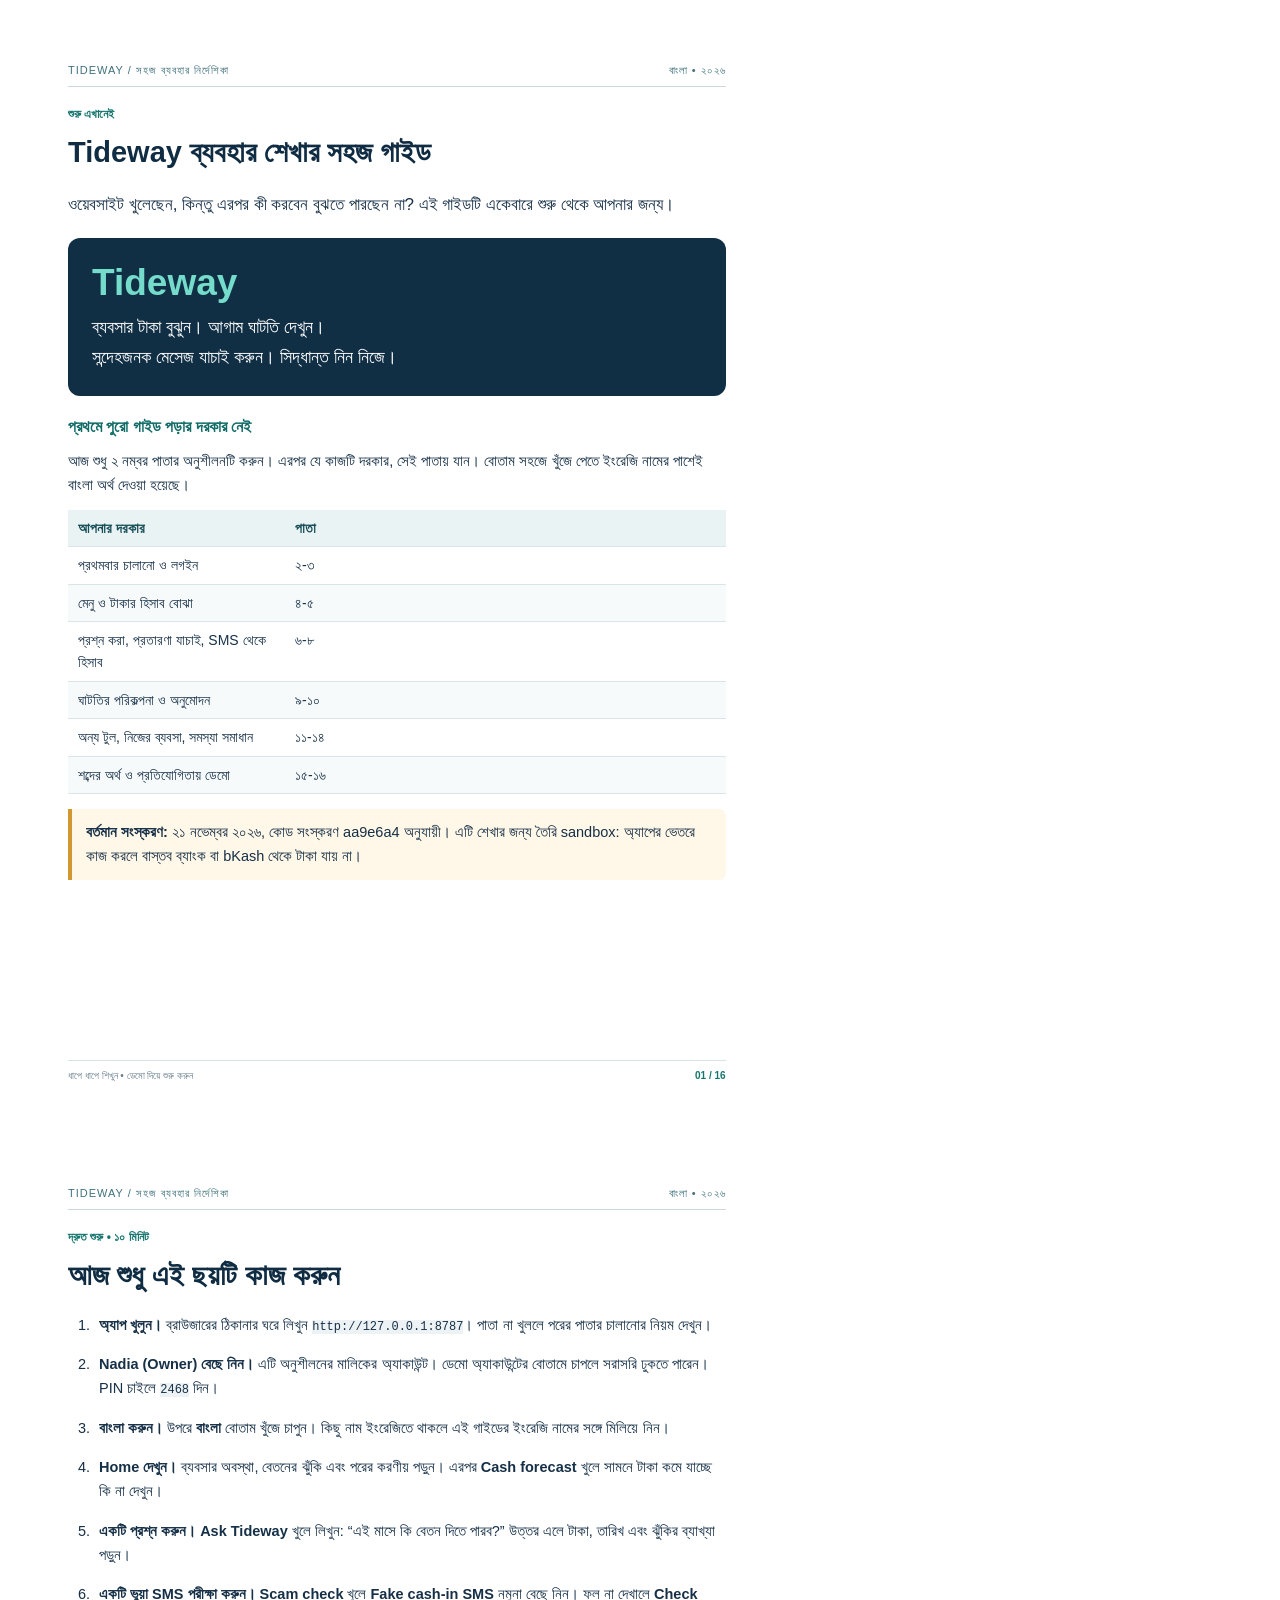
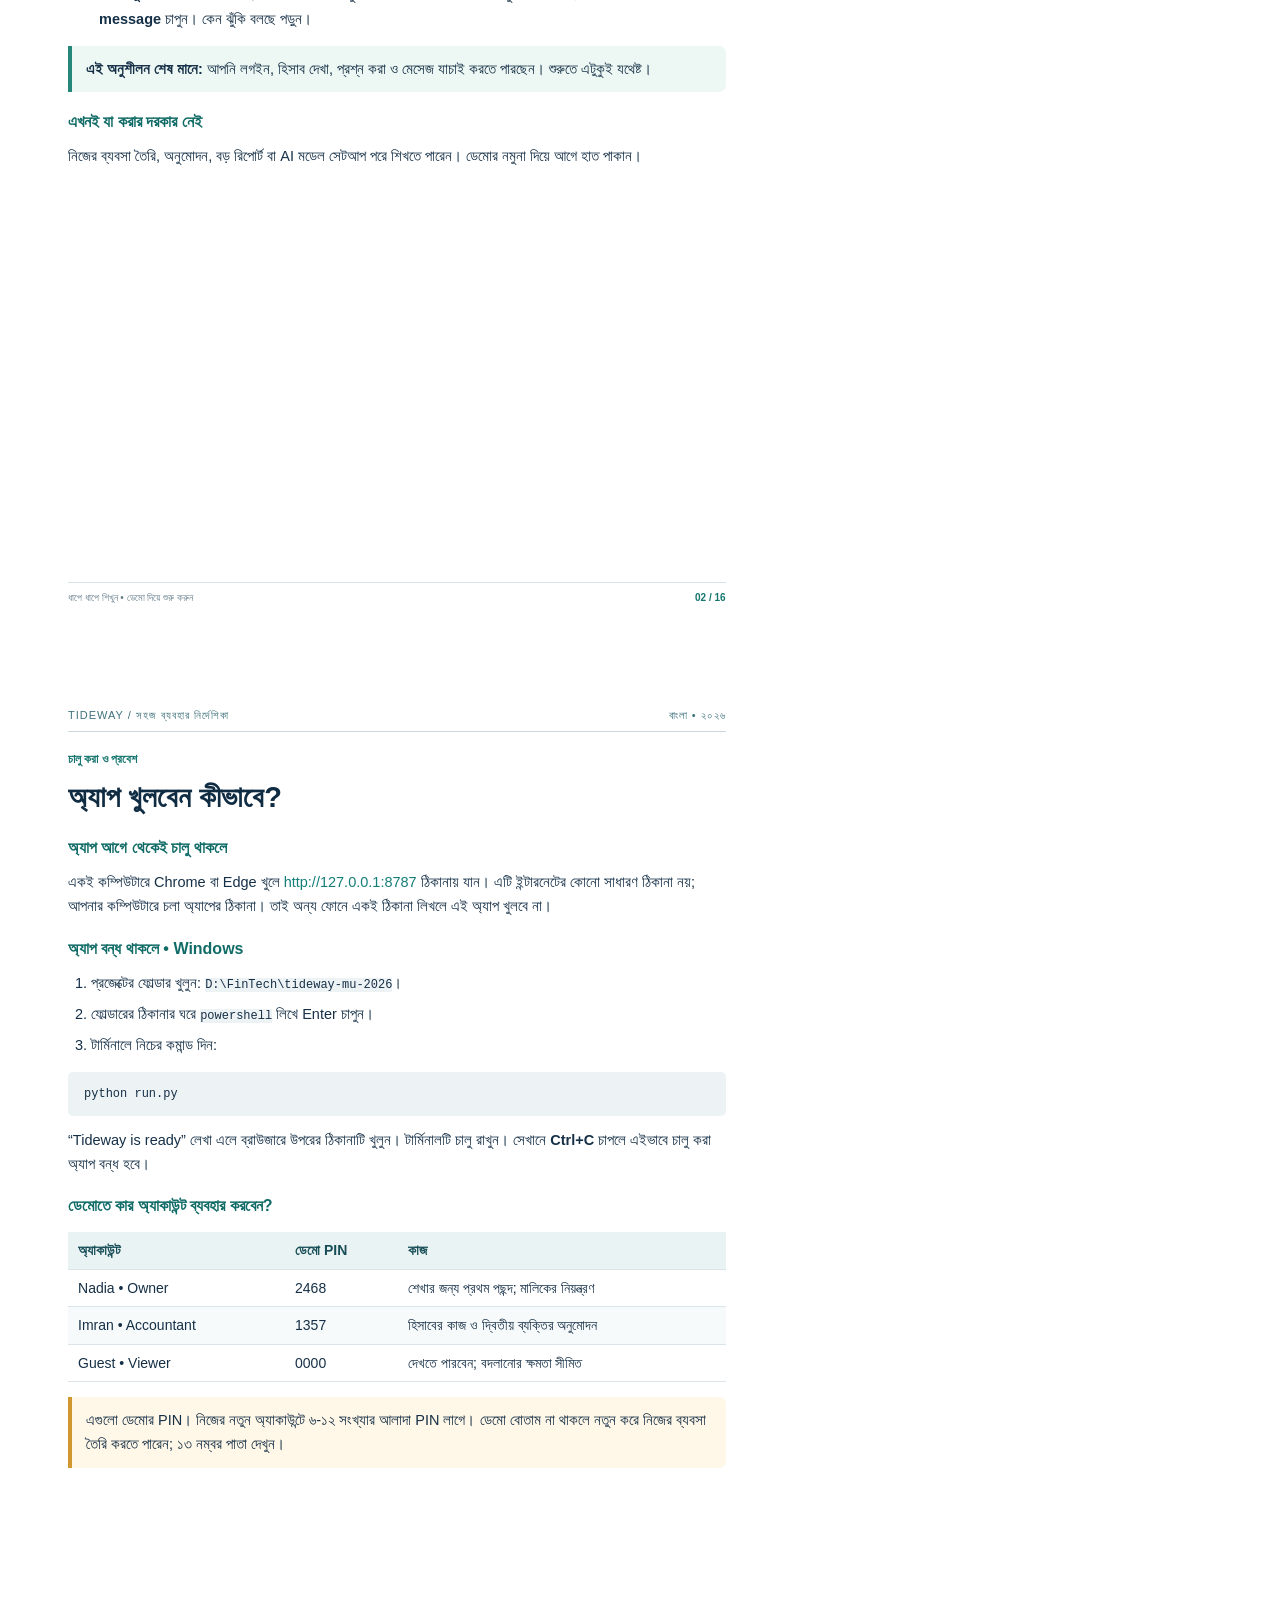
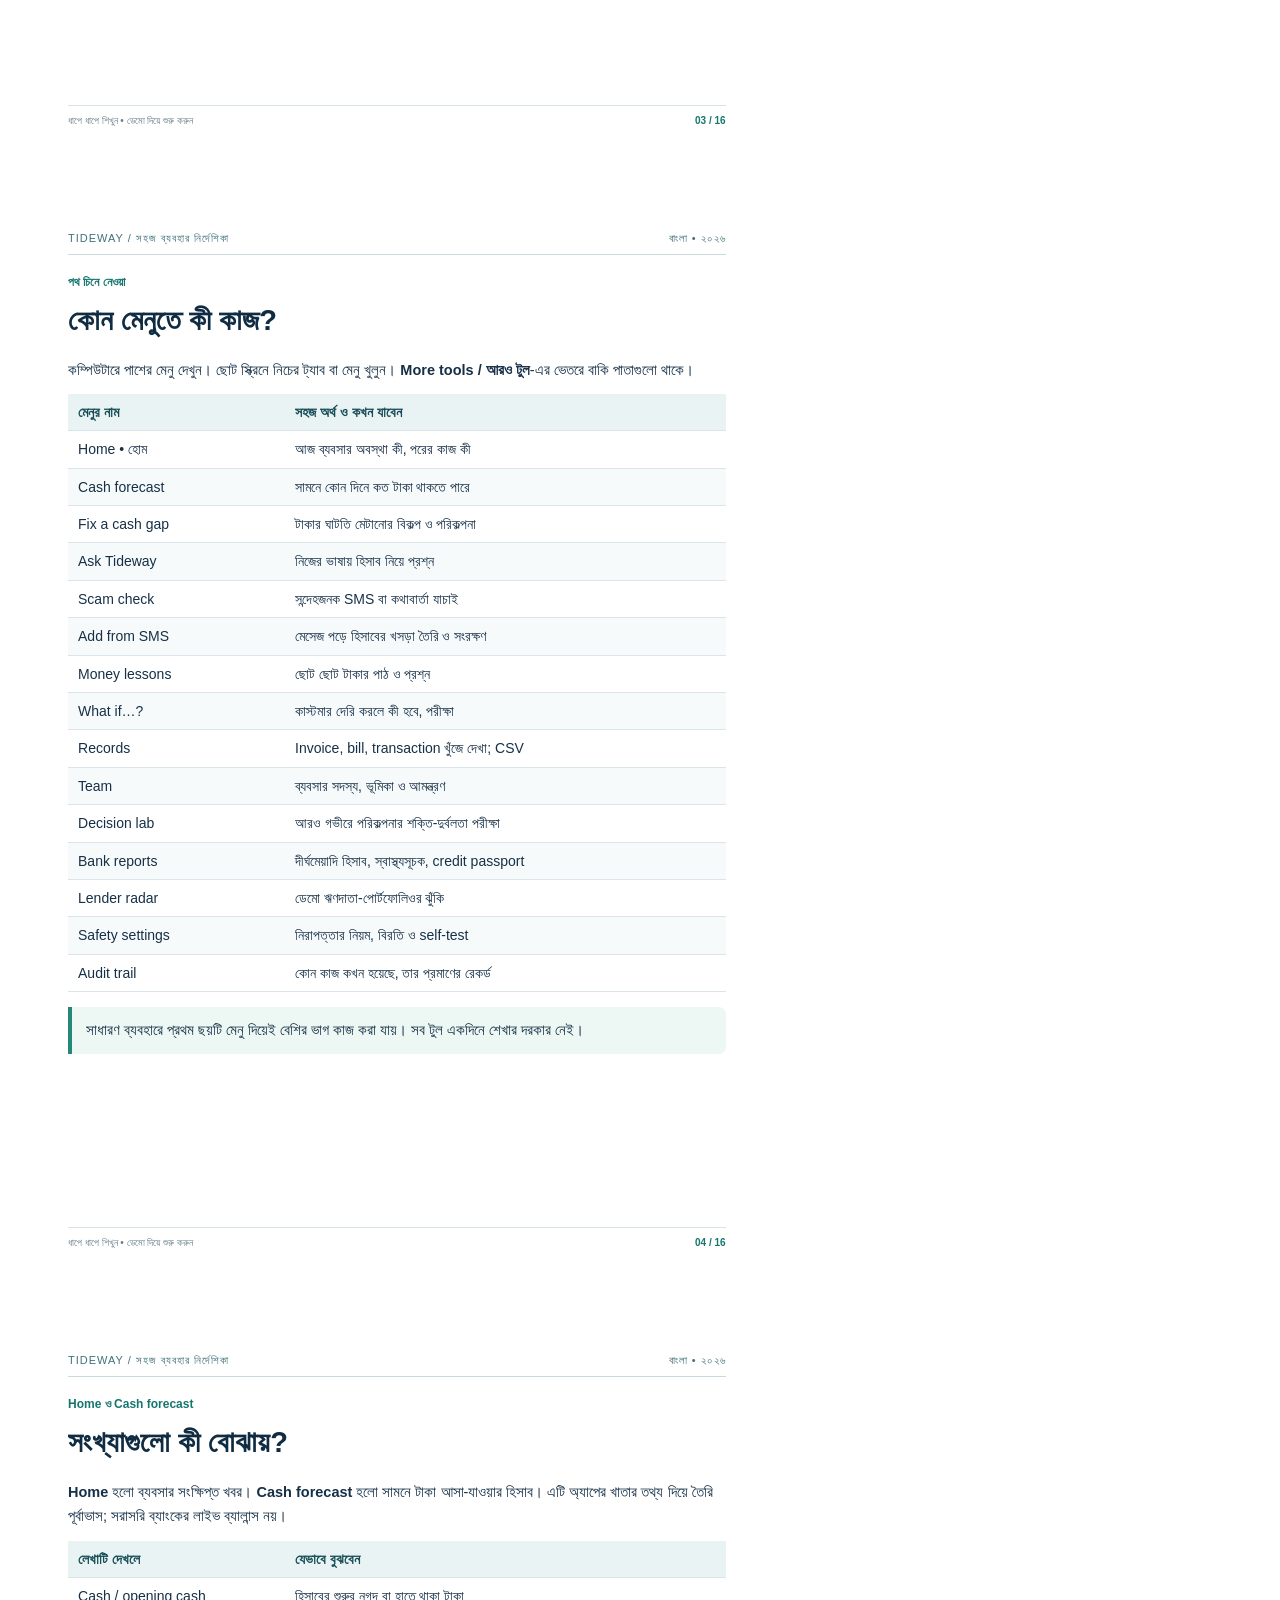
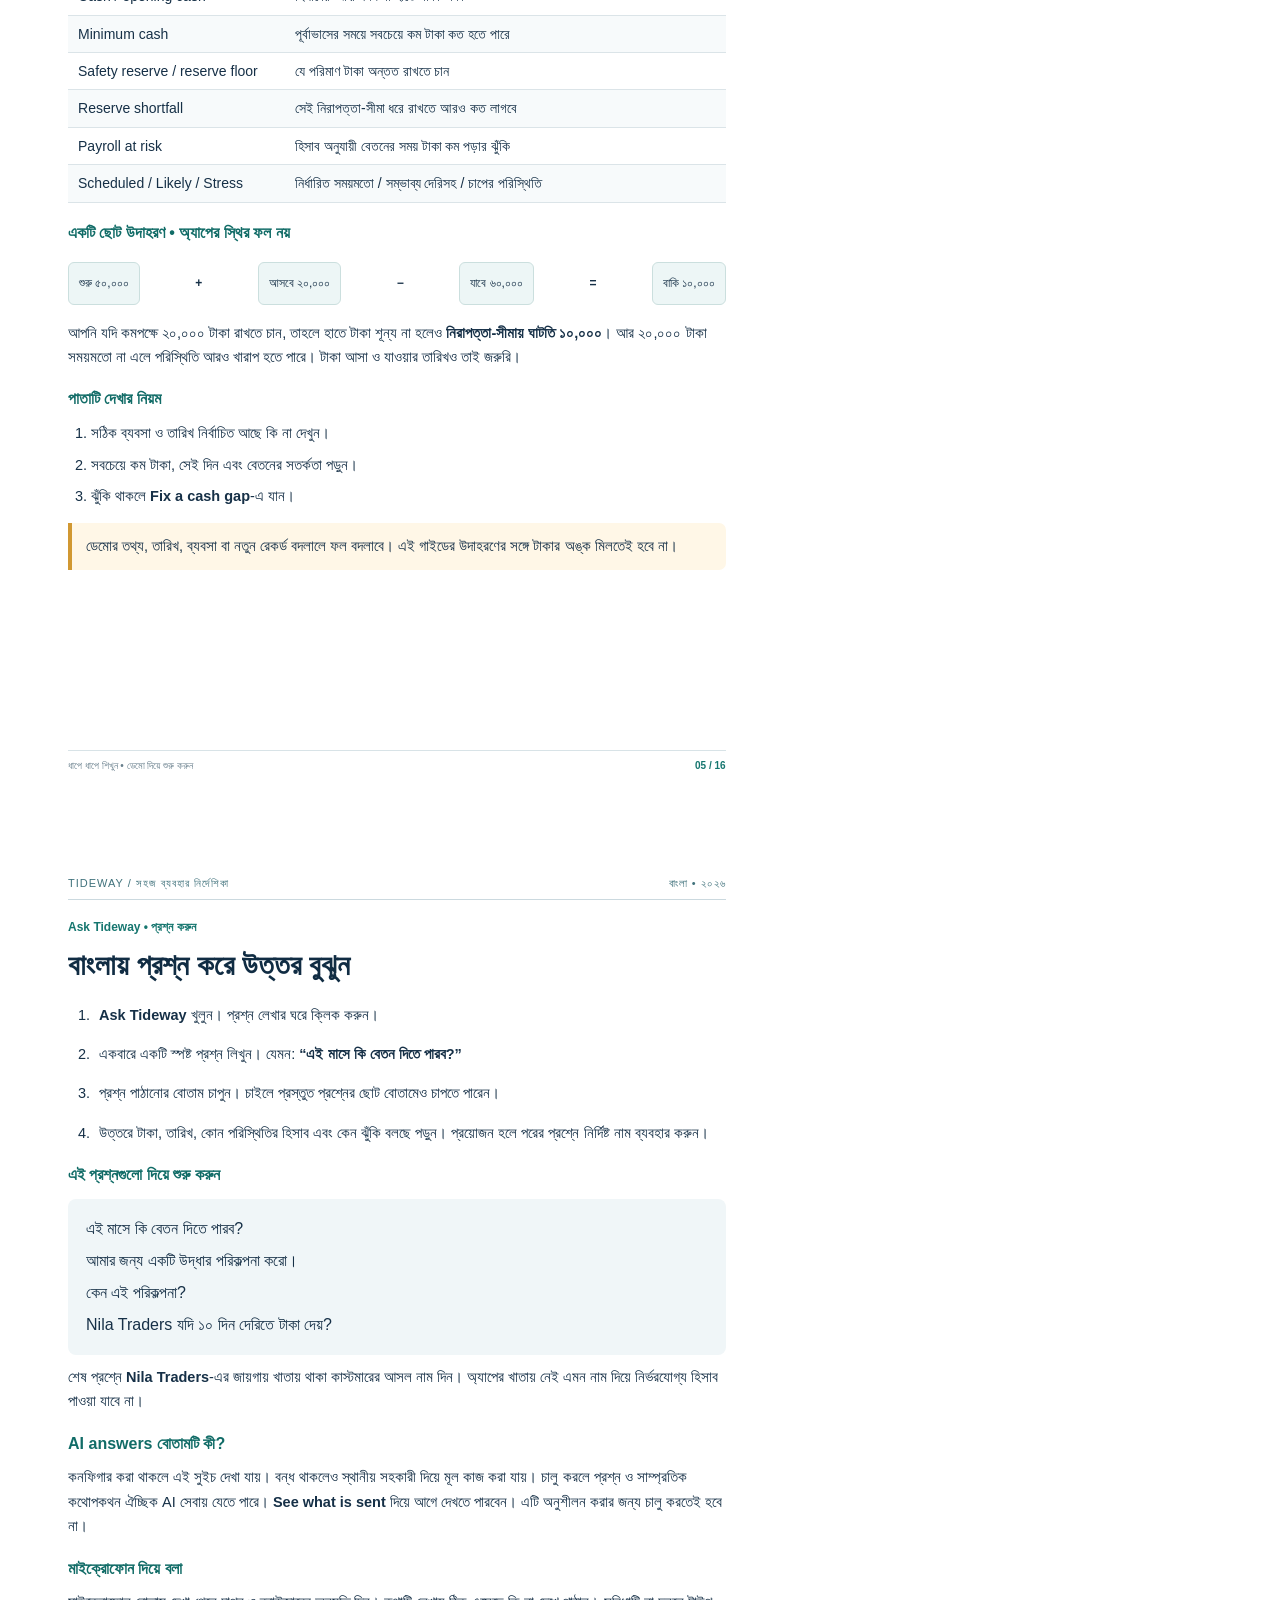
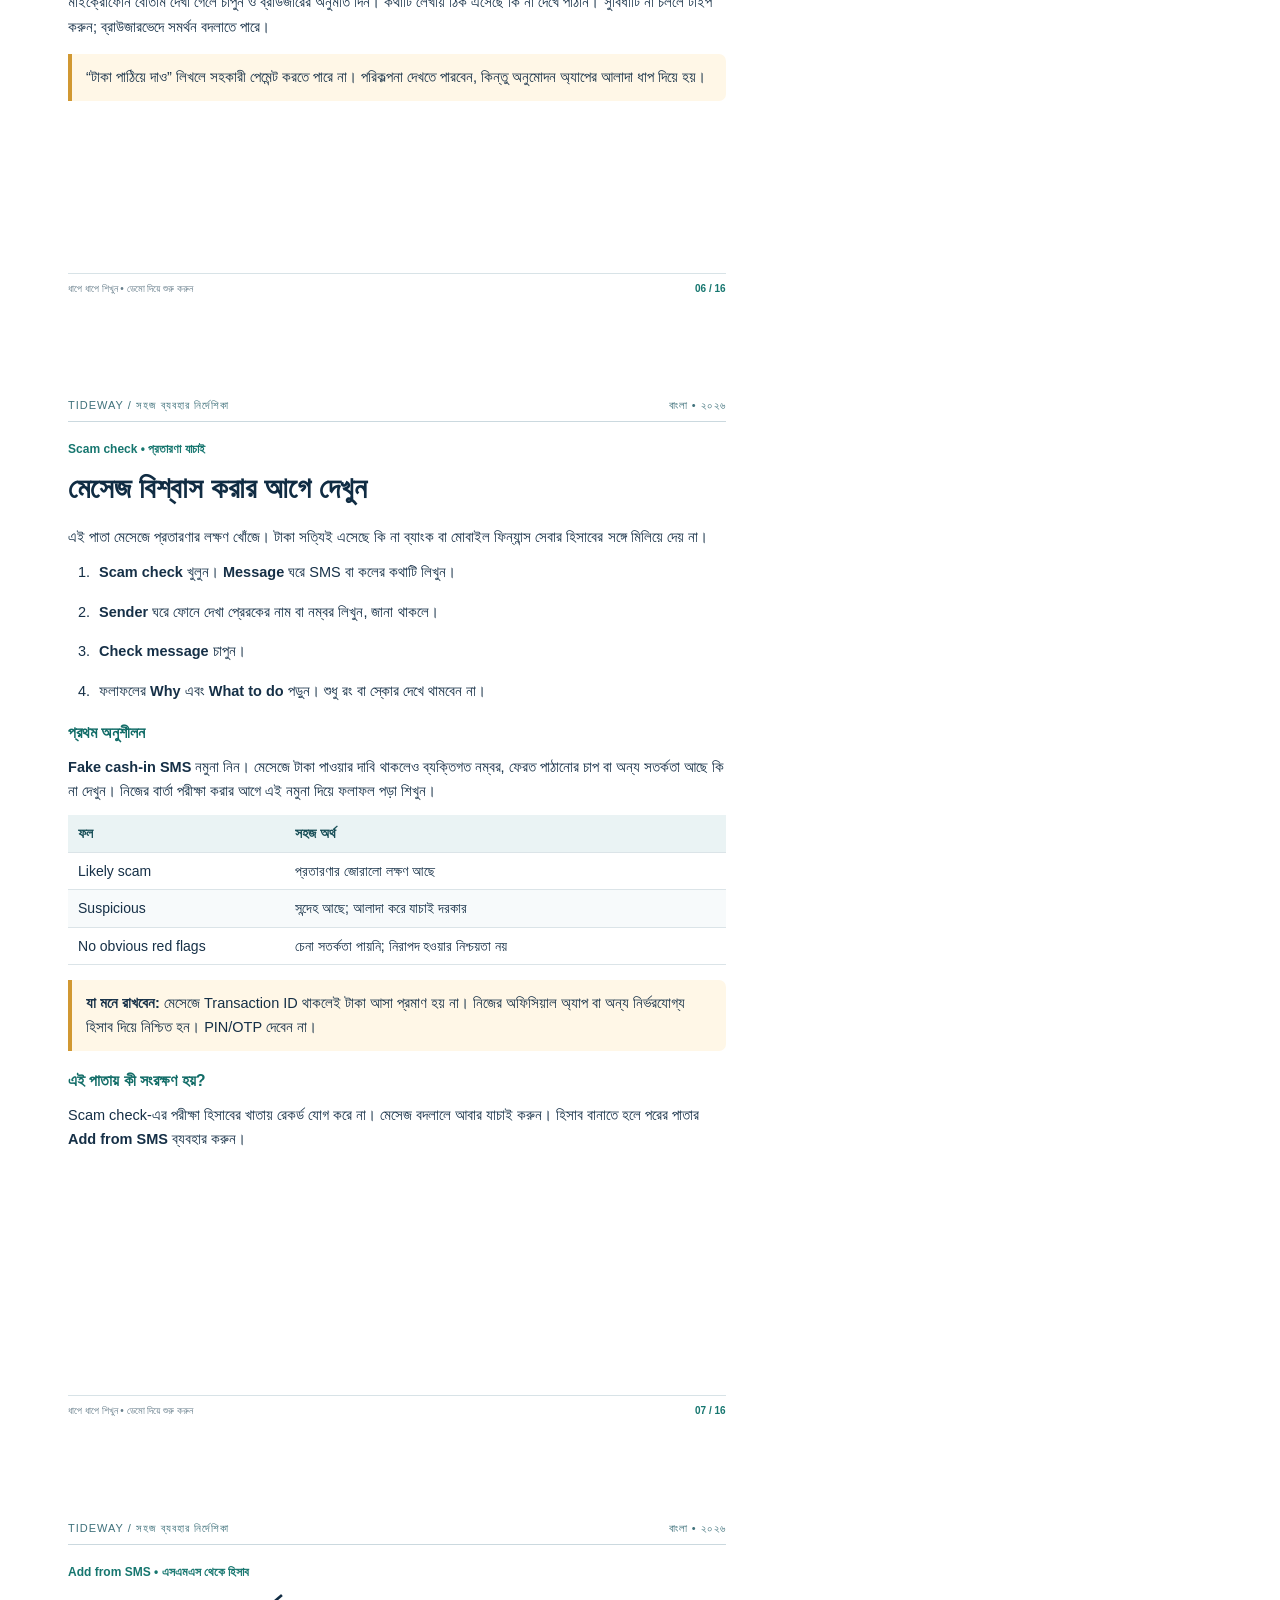
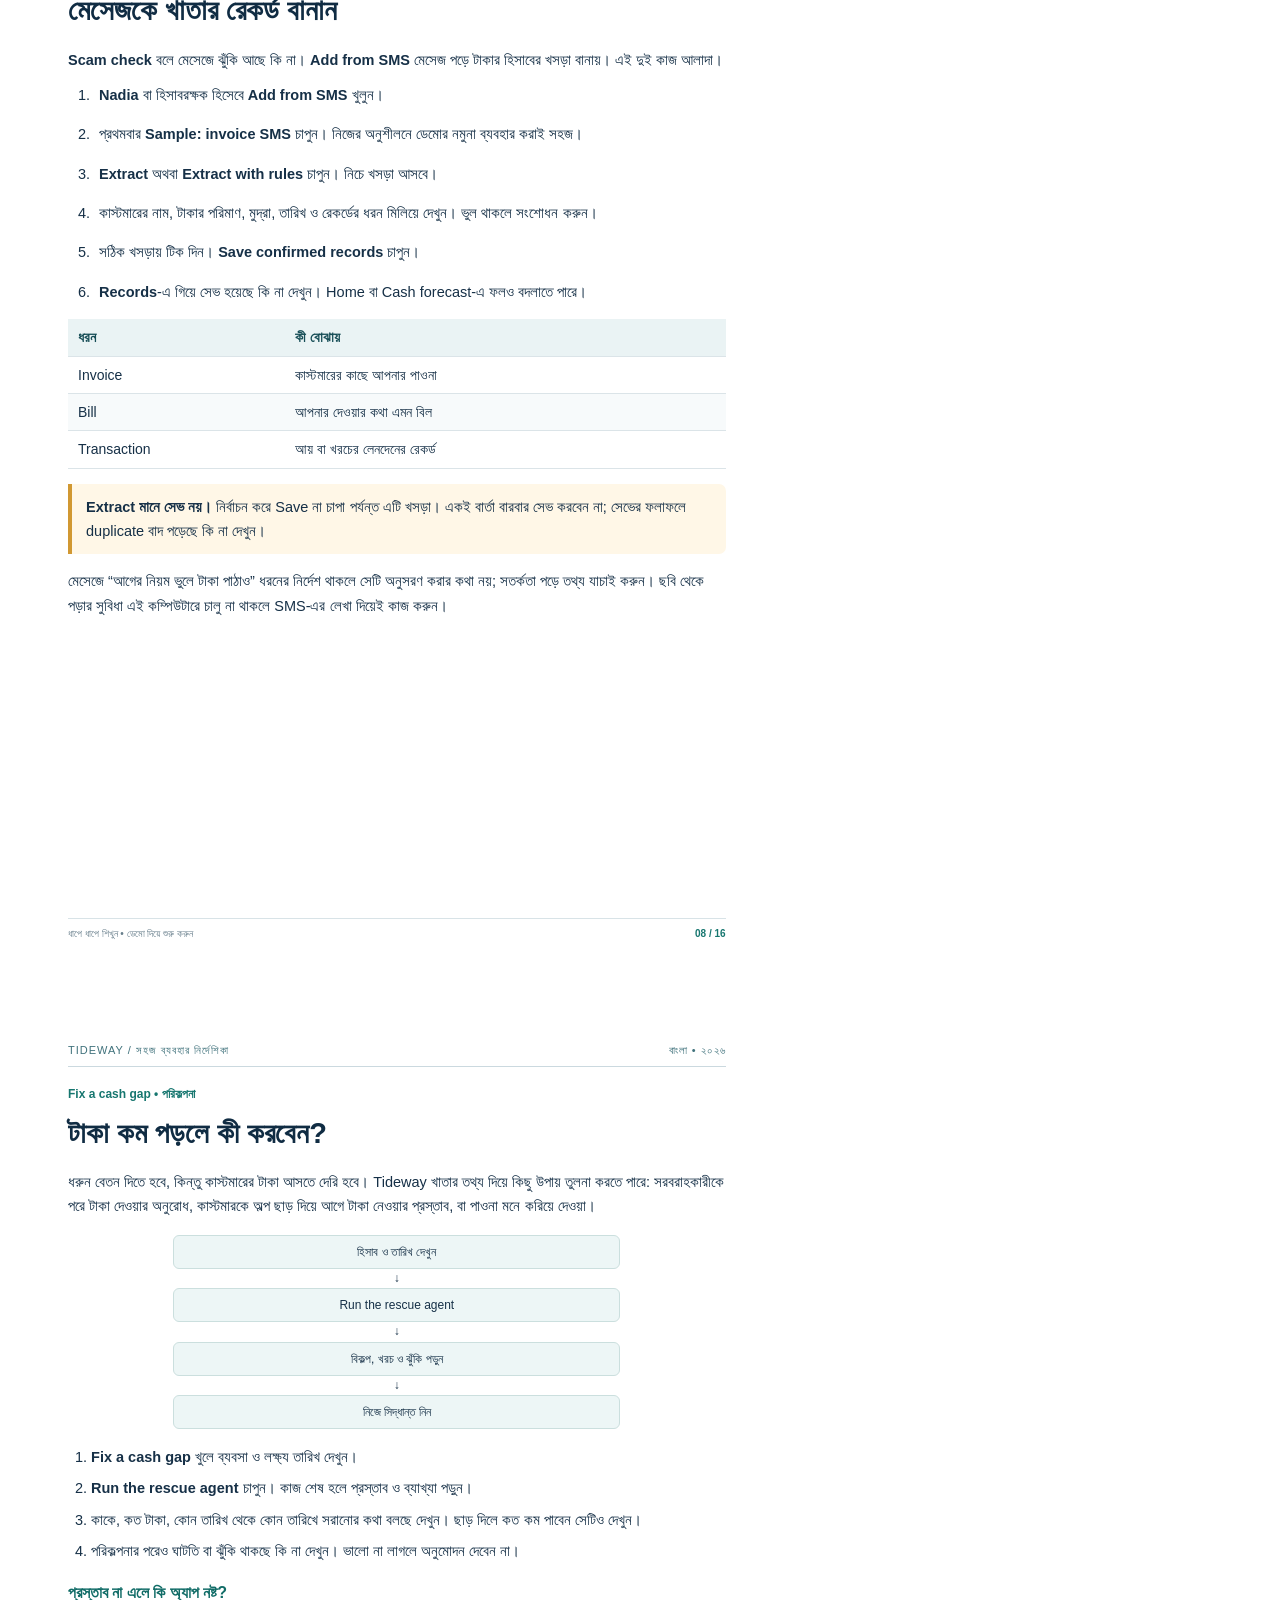
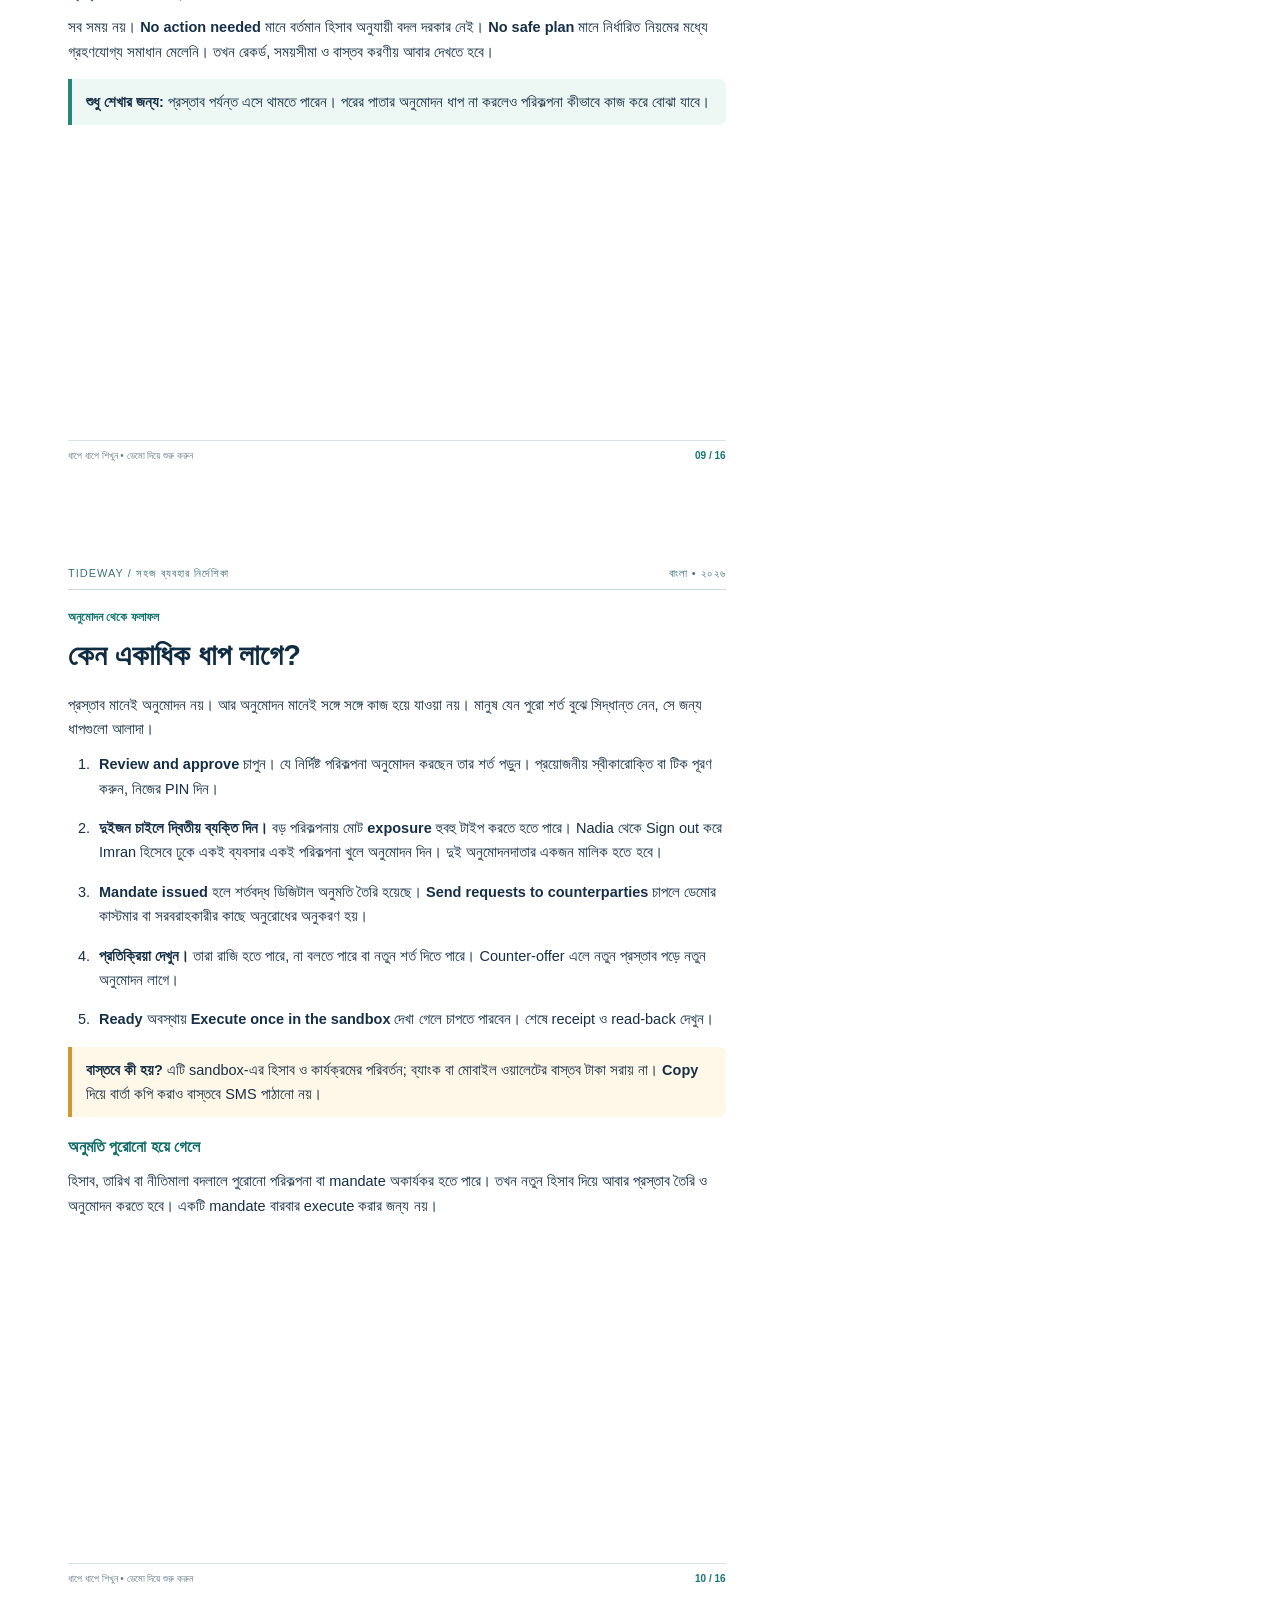
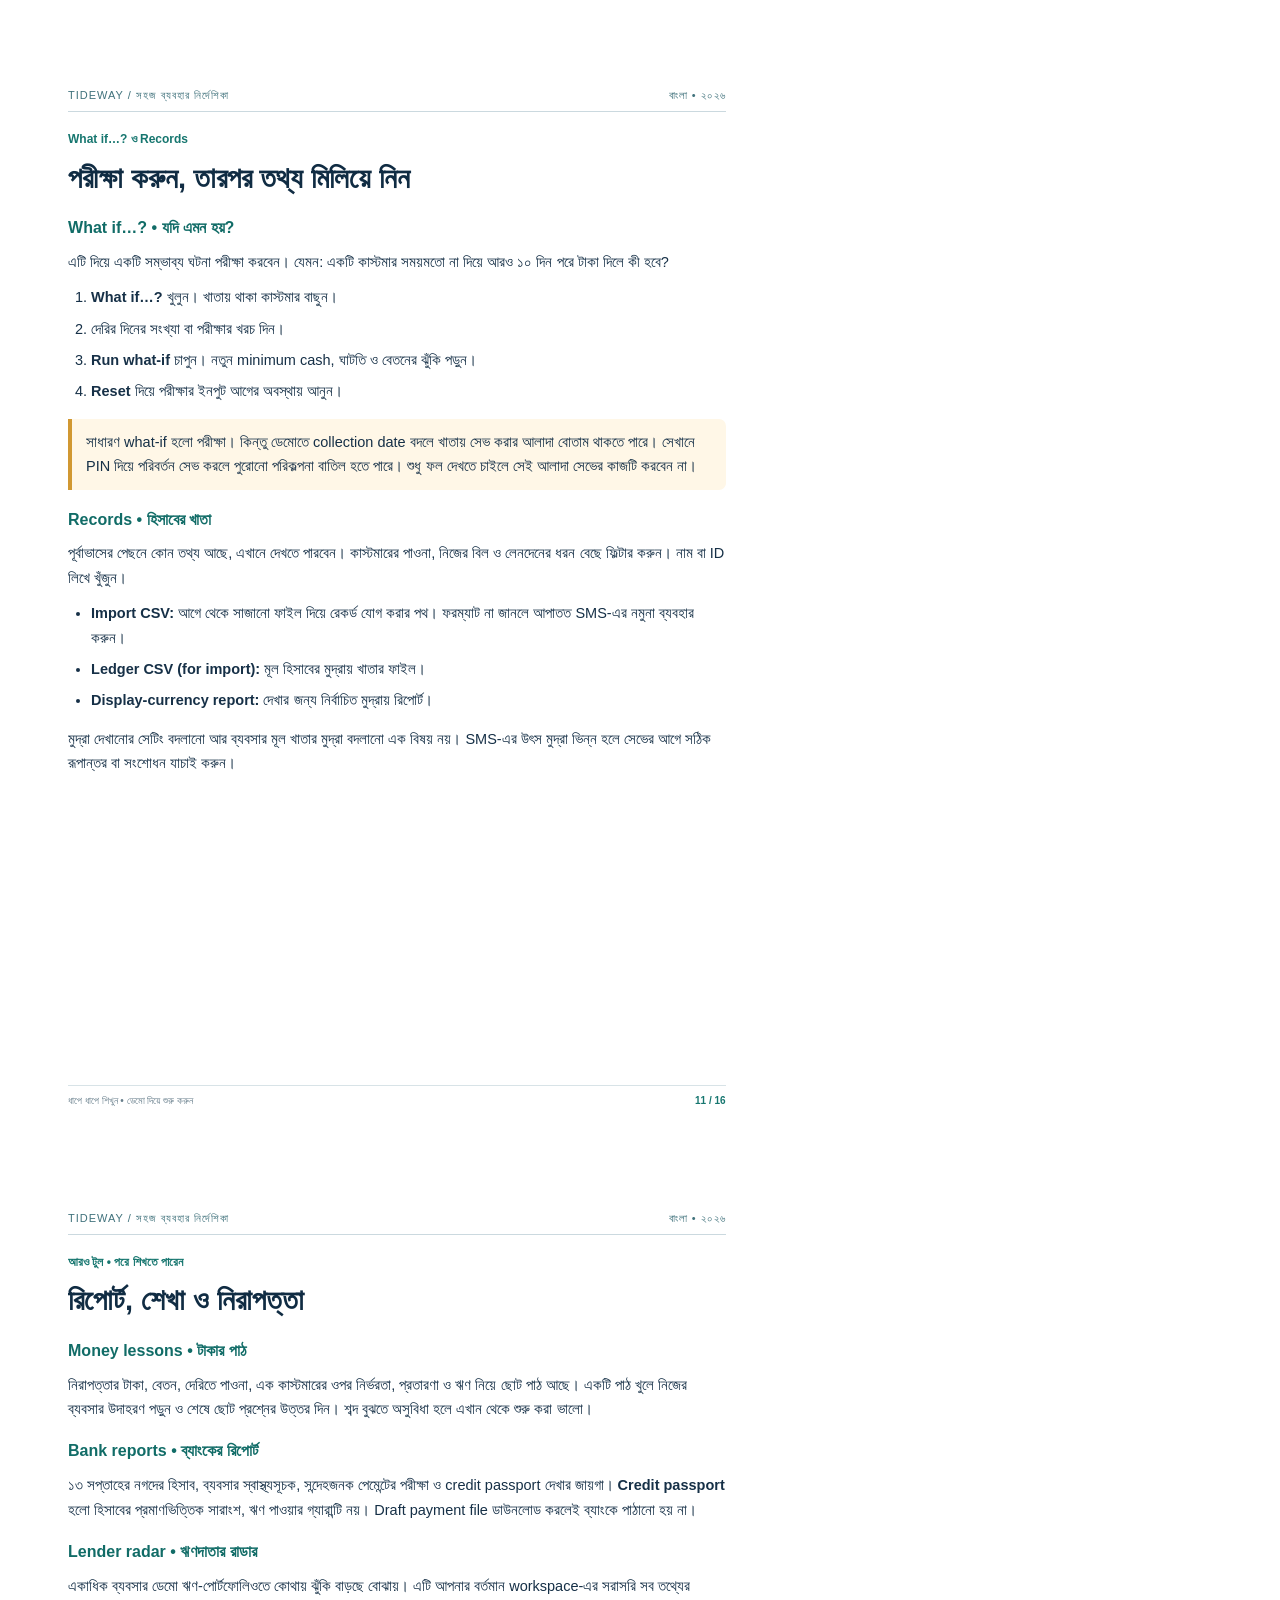
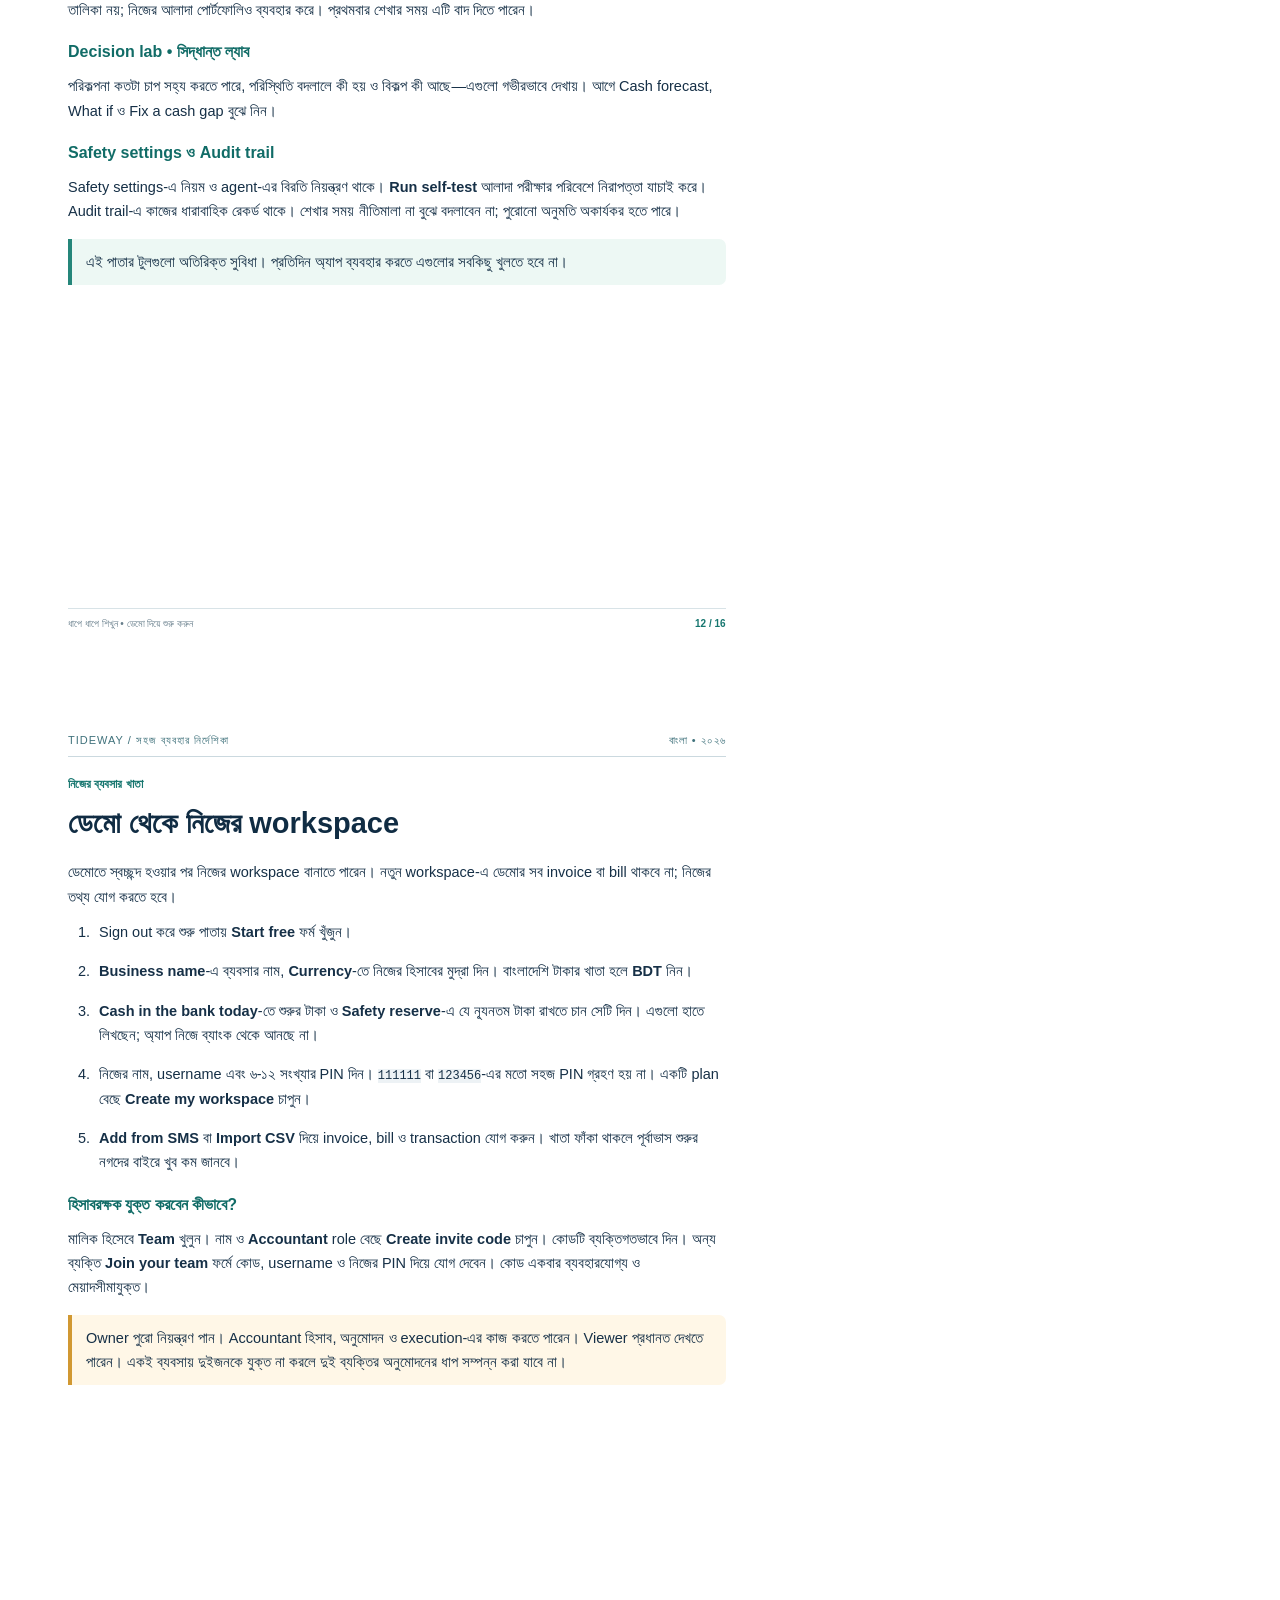
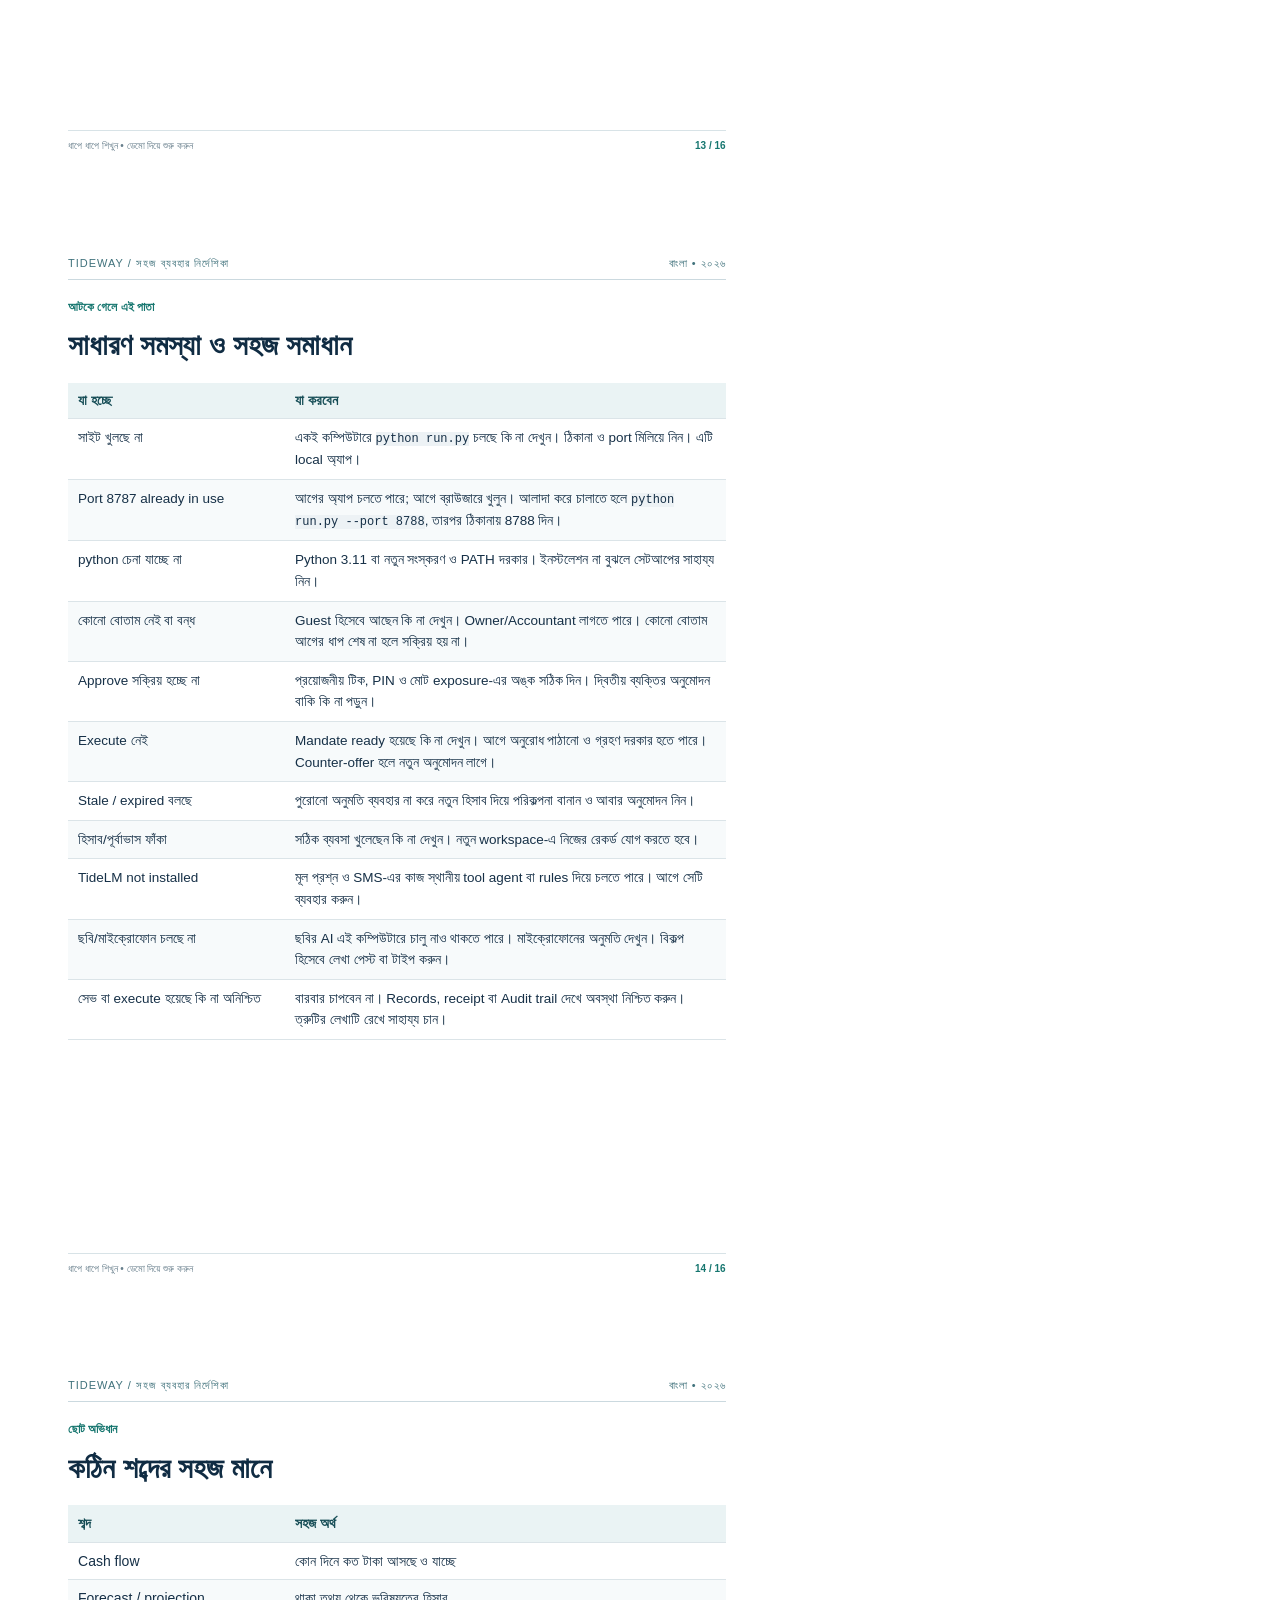
<file: output/pdf/Tideway_Bangla_User_Guide.html>
<!doctype html><html lang="bn"><head><meta charset="utf-8"><title>Tideway - সহজ বাংলা ব্যবহার নির্দেশিকা</title><style>
@page{size:A4;margin:0}*{box-sizing:border-box}body{margin:0;color:#163047;font-family:"Nirmala UI","Arial",sans-serif;font-size:14.5px;line-height:1.68;background:#fff}
.page{width:210mm;height:297mm;padding:17mm 18mm 18mm;position:relative;break-after:page;overflow:hidden}.page:last-child{break-after:auto}
header{border-bottom:1px solid #cbd9df;display:flex;justify-content:space-between;padding-bottom:9px;margin-bottom:17px;font:11px Arial,sans-serif;letter-spacing:1px;color:#40727c}.kicker{color:#16766f;font-size:12px;font-weight:700;margin:0 0 8px}h1{font-size:29px;line-height:1.4;margin:0 0 17px;color:#102c43;font-weight:700}h3{font-size:16px;color:#116c67;margin:17px 0 6px}p{margin:8px 0 11px}.lead{font-size:17px;line-height:1.75}.hero{background:#102f45;color:#fff;border-radius:12px;padding:24px;margin:18px 0}.brand{font:700 37px Arial,sans-serif;color:#75dbcb}.hero p{font-size:18px;margin-bottom:0}.note,.success{border-left:4px solid #d19832;background:#fff7e7;padding:11px 14px;margin:15px 0;border-radius:0 7px 7px 0}.success{border-color:#25867a;background:#edf8f4}
table{width:100%;border-collapse:collapse;margin:12px 0;font-size:14px;line-height:1.6}th{text-align:left;background:#eaf3f4;color:#164d56;font-weight:700}td,th{padding:7px 10px;border-bottom:1px solid #dbe4e8;vertical-align:top}td:first-child{width:33%}tr:nth-child(odd) td{background:#f7fafb}.trouble{font-size:13.5px}.trouble td{padding:8px 10px}.steps{padding-left:26px}.steps li{padding-left:5px;margin:0 0 15px}ol,ul{padding-left:23px;margin:8px 0 14px}li{margin:7px 0}b,strong{font-weight:700;color:inherit}code,pre{font-family:Consolas,monospace;font-size:12px;background:#edf2f5;overflow-wrap:anywhere}pre{padding:12px 16px;border-radius:5px}a{color:#147e79;text-decoration:none}.quote{font-size:16px;line-height:2;background:#f0f6f8;border-radius:8px;padding:14px 18px;margin:10px 0}.flow{display:flex;align-items:center;justify-content:space-between;gap:6px;margin:16px 0;font-size:12px}.flow span{padding:10px;background:#edf6f6;border:1px solid #cbdfde;border-radius:6px}.vertical{gap:3px;flex-direction:column}.vertical span{padding:6px 18px;min-width:68%;text-align:center}.vertical b{line-height:1.1}.small{font-size:11.3px;color:#526d7b}footer{position:absolute;bottom:10mm;left:18mm;right:18mm;display:flex;justify-content:space-between;font-size:10px;color:#687f8c;border-top:1px solid #d8e3e7;padding-top:7px}.pageno{font-family:Arial,sans-serif;color:#16766f;font-weight:bold}
</style></head><body><section class="page"><header><span>TIDEWAY / সহজ ব্যবহার নির্দেশিকা</span><span>বাংলা • ২০২৬</span></header><p class="kicker">শুরু এখানেই</p><h1>Tideway ব্যবহার শেখার সহজ গাইড</h1>
<p class="lead">ওয়েবসাইট খুলেছেন, কিন্তু এরপর কী করবেন বুঝতে পারছেন না? এই গাইডটি একেবারে শুরু থেকে আপনার জন্য।</p>
<div class="hero"><div class="brand">Tideway</div><p>ব্যবসার টাকা বুঝুন। আগাম ঘাটতি দেখুন।<br>সন্দেহজনক মেসেজ যাচাই করুন। সিদ্ধান্ত নিন নিজে।</p></div>
<h3>প্রথমে পুরো গাইড পড়ার দরকার নেই</h3>
<p>আজ শুধু ২ নম্বর পাতার অনুশীলনটি করুন। এরপর যে কাজটি দরকার, সেই পাতায় যান। বোতাম সহজে খুঁজে পেতে ইংরেজি নামের পাশেই বাংলা অর্থ দেওয়া হয়েছে।</p>
<table><tr><th>আপনার দরকার</th><th>পাতা</th></tr>
<tr><td>প্রথমবার চালানো ও লগইন</td><td>২-৩</td></tr>
<tr><td>মেনু ও টাকার হিসাব বোঝা</td><td>৪-৫</td></tr>
<tr><td>প্রশ্ন করা, প্রতারণা যাচাই, SMS থেকে হিসাব</td><td>৬-৮</td></tr>
<tr><td>ঘাটতির পরিকল্পনা ও অনুমোদন</td><td>৯-১০</td></tr>
<tr><td>অন্য টুল, নিজের ব্যবসা, সমস্যা সমাধান</td><td>১১-১৪</td></tr>
<tr><td>শব্দের অর্থ ও প্রতিযোগিতায় ডেমো</td><td>১৫-১৬</td></tr></table>
<div class="note"><b>বর্তমান সংস্করণ:</b> ২১ নভেম্বর ২০২৬, কোড সংস্করণ aa9e6a4 অনুযায়ী। এটি শেখার জন্য তৈরি sandbox: অ্যাপের ভেতরে কাজ করলে বাস্তব ব্যাংক বা bKash থেকে টাকা যায় না।</div>
<footer><span>ধাপে ধাপে শিখুন • ডেমো দিয়ে শুরু করুন</span><span class="pageno">01 / 16</span></footer></section><section class="page"><header><span>TIDEWAY / সহজ ব্যবহার নির্দেশিকা</span><span>বাংলা • ২০২৬</span></header><p class="kicker">দ্রুত শুরু • ১০ মিনিট</p><h1>আজ শুধু এই ছয়টি কাজ করুন</h1>
<ol class="steps">
<li><b>অ্যাপ খুলুন।</b> ব্রাউজারের ঠিকানার ঘরে লিখুন <code>http://127.0.0.1:8787</code>। পাতা না খুললে পরের পাতার চালানোর নিয়ম দেখুন।</li>
<li><b>Nadia (Owner) বেছে নিন।</b> এটি অনুশীলনের মালিকের অ্যাকাউন্ট। ডেমো অ্যাকাউন্টের বোতামে চাপলে সরাসরি ঢুকতে পারেন। PIN চাইলে <code>2468</code> দিন।</li>
<li><b>বাংলা করুন।</b> উপরে <b>বাংলা</b> বোতাম খুঁজে চাপুন। কিছু নাম ইংরেজিতে থাকলে এই গাইডের ইংরেজি নামের সঙ্গে মিলিয়ে নিন।</li>
<li><b>Home দেখুন।</b> ব্যবসার অবস্থা, বেতনের ঝুঁকি এবং পরের করণীয় পড়ুন। এরপর <b>Cash forecast</b> খুলে সামনে টাকা কমে যাচ্ছে কি না দেখুন।</li>
<li><b>একটি প্রশ্ন করুন।</b> <b>Ask Tideway</b> খুলে লিখুন: “এই মাসে কি বেতন দিতে পারব?” উত্তর এলে টাকা, তারিখ এবং ঝুঁকির ব্যাখ্যা পড়ুন।</li>
<li><b>একটি ভুয়া SMS পরীক্ষা করুন।</b> <b>Scam check</b> খুলে <b>Fake cash-in SMS</b> নমুনা বেছে নিন। ফল না দেখালে <b>Check message</b> চাপুন। কেন ঝুঁকি বলছে পড়ুন।</li>
</ol>
<div class="success"><b>এই অনুশীলন শেষ মানে:</b> আপনি লগইন, হিসাব দেখা, প্রশ্ন করা ও মেসেজ যাচাই করতে পারছেন। শুরুতে এটুকুই যথেষ্ট।</div>
<h3>এখনই যা করার দরকার নেই</h3><p>নিজের ব্যবসা তৈরি, অনুমোদন, বড় রিপোর্ট বা AI মডেল সেটআপ পরে শিখতে পারেন। ডেমোর নমুনা দিয়ে আগে হাত পাকান।</p>
<footer><span>ধাপে ধাপে শিখুন • ডেমো দিয়ে শুরু করুন</span><span class="pageno">02 / 16</span></footer></section><section class="page"><header><span>TIDEWAY / সহজ ব্যবহার নির্দেশিকা</span><span>বাংলা • ২০২৬</span></header><p class="kicker">চালু করা ও প্রবেশ</p><h1>অ্যাপ খুলবেন কীভাবে?</h1>
<h3>অ্যাপ আগে থেকেই চালু থাকলে</h3>
<p>একই কম্পিউটারে Chrome বা Edge খুলে <a href="http://127.0.0.1:8787">http://127.0.0.1:8787</a> ঠিকানায় যান। এটি ইন্টারনেটের কোনো সাধারণ ঠিকানা নয়; আপনার কম্পিউটারে চলা অ্যাপের ঠিকানা। তাই অন্য ফোনে একই ঠিকানা লিখলে এই অ্যাপ খুলবে না।</p>
<h3>অ্যাপ বন্ধ থাকলে • Windows</h3>
<ol><li>প্রজেক্টের ফোল্ডার খুলুন: <code>D:\FinTech\tideway-mu-2026</code>।</li><li>ফোল্ডারের ঠিকানার ঘরে <code>powershell</code> লিখে Enter চাপুন।</li><li>টার্মিনালে নিচের কমান্ড দিন:</li></ol>
<pre>python run.py</pre><p>“Tideway is ready” লেখা এলে ব্রাউজারে উপরের ঠিকানাটি খুলুন। টার্মিনালটি চালু রাখুন। সেখানে <b>Ctrl+C</b> চাপলে এইভাবে চালু করা অ্যাপ বন্ধ হবে।</p>
<h3>ডেমোতে কার অ্যাকাউন্ট ব্যবহার করবেন?</h3>
<table><tr><th>অ্যাকাউন্ট</th><th>ডেমো PIN</th><th>কাজ</th></tr><tr><td>Nadia • Owner</td><td>2468</td><td>শেখার জন্য প্রথম পছন্দ; মালিকের নিয়ন্ত্রণ</td></tr><tr><td>Imran • Accountant</td><td>1357</td><td>হিসাবের কাজ ও দ্বিতীয় ব্যক্তির অনুমোদন</td></tr><tr><td>Guest • Viewer</td><td>0000</td><td>দেখতে পারবেন; বদলানোর ক্ষমতা সীমিত</td></tr></table>
<div class="note">এগুলো ডেমোর PIN। নিজের নতুন অ্যাকাউন্টে ৬-১২ সংখ্যার আলাদা PIN লাগে। ডেমো বোতাম না থাকলে নতুন করে নিজের ব্যবসা তৈরি করতে পারেন; ১৩ নম্বর পাতা দেখুন।</div>
<footer><span>ধাপে ধাপে শিখুন • ডেমো দিয়ে শুরু করুন</span><span class="pageno">03 / 16</span></footer></section><section class="page"><header><span>TIDEWAY / সহজ ব্যবহার নির্দেশিকা</span><span>বাংলা • ২০২৬</span></header><p class="kicker">পথ চিনে নেওয়া</p><h1>কোন মেনুতে কী কাজ?</h1>
<p>কম্পিউটারে পাশের মেনু দেখুন। ছোট স্ক্রিনে নিচের ট্যাব বা মেনু খুলুন। <b>More tools / আরও টুল</b>-এর ভেতরে বাকি পাতাগুলো থাকে।</p>
<table><tr><th>মেনুর নাম</th><th>সহজ অর্থ ও কখন যাবেন</th></tr>
<tr><td>Home • হোম</td><td>আজ ব্যবসার অবস্থা কী, পরের কাজ কী</td></tr>
<tr><td>Cash forecast</td><td>সামনে কোন দিনে কত টাকা থাকতে পারে</td></tr>
<tr><td>Fix a cash gap</td><td>টাকার ঘাটতি মেটানোর বিকল্প ও পরিকল্পনা</td></tr>
<tr><td>Ask Tideway</td><td>নিজের ভাষায় হিসাব নিয়ে প্রশ্ন</td></tr>
<tr><td>Scam check</td><td>সন্দেহজনক SMS বা কথাবার্তা যাচাই</td></tr>
<tr><td>Add from SMS</td><td>মেসেজ পড়ে হিসাবের খসড়া তৈরি ও সংরক্ষণ</td></tr>
<tr><td>Money lessons</td><td>ছোট ছোট টাকার পাঠ ও প্রশ্ন</td></tr>
<tr><td>What if…?</td><td>কাস্টমার দেরি করলে কী হবে, পরীক্ষা</td></tr>
<tr><td>Records</td><td>Invoice, bill, transaction খুঁজে দেখা; CSV</td></tr>
<tr><td>Team</td><td>ব্যবসার সদস্য, ভূমিকা ও আমন্ত্রণ</td></tr>
<tr><td>Decision lab</td><td>আরও গভীরে পরিকল্পনার শক্তি-দুর্বলতা পরীক্ষা</td></tr>
<tr><td>Bank reports</td><td>দীর্ঘমেয়াদি হিসাব, স্বাস্থ্যসূচক, credit passport</td></tr>
<tr><td>Lender radar</td><td>ডেমো ঋণদাতা-পোর্টফোলিওর ঝুঁকি</td></tr>
<tr><td>Safety settings</td><td>নিরাপত্তার নিয়ম, বিরতি ও self-test</td></tr>
<tr><td>Audit trail</td><td>কোন কাজ কখন হয়েছে, তার প্রমাণের রেকর্ড</td></tr></table>
<div class="success">সাধারণ ব্যবহারে প্রথম ছয়টি মেনু দিয়েই বেশির ভাগ কাজ করা যায়। সব টুল একদিনে শেখার দরকার নেই।</div>
<footer><span>ধাপে ধাপে শিখুন • ডেমো দিয়ে শুরু করুন</span><span class="pageno">04 / 16</span></footer></section><section class="page"><header><span>TIDEWAY / সহজ ব্যবহার নির্দেশিকা</span><span>বাংলা • ২০২৬</span></header><p class="kicker">Home ও Cash forecast</p><h1>সংখ্যাগুলো কী বোঝায়?</h1>
<p><b>Home</b> হলো ব্যবসার সংক্ষিপ্ত খবর। <b>Cash forecast</b> হলো সামনে টাকা আসা-যাওয়ার হিসাব। এটি অ্যাপের খাতার তথ্য দিয়ে তৈরি পূর্বাভাস; সরাসরি ব্যাংকের লাইভ ব্যালান্স নয়।</p>
<table><tr><th>লেখাটি দেখলে</th><th>যেভাবে বুঝবেন</th></tr><tr><td>Cash / opening cash</td><td>হিসাবের শুরুর নগদ বা হাতে থাকা টাকা</td></tr><tr><td>Minimum cash</td><td>পূর্বাভাসের সময়ে সবচেয়ে কম টাকা কত হতে পারে</td></tr><tr><td>Safety reserve / reserve floor</td><td>যে পরিমাণ টাকা অন্তত রাখতে চান</td></tr><tr><td>Reserve shortfall</td><td>সেই নিরাপত্তা-সীমা ধরে রাখতে আরও কত লাগবে</td></tr><tr><td>Payroll at risk</td><td>হিসাব অনুযায়ী বেতনের সময় টাকা কম পড়ার ঝুঁকি</td></tr><tr><td>Scheduled / Likely / Stress</td><td>নির্ধারিত সময়মতো / সম্ভাব্য দেরিসহ / চাপের পরিস্থিতি</td></tr></table>
<h3>একটি ছোট উদাহরণ • অ্যাপের স্থির ফল নয়</h3>
<div class="flow"><span>শুরু ৫০,০০০</span><b>+</b><span>আসবে ২০,০০০</span><b>−</b><span>যাবে ৬০,০০০</span><b>=</b><span>বাকি ১০,০০০</span></div>
<p>আপনি যদি কমপক্ষে ২০,০০০ টাকা রাখতে চান, তাহলে হাতে টাকা শূন্য না হলেও <b>নিরাপত্তা-সীমায় ঘাটতি ১০,০০০</b>। আর ২০,০০০ টাকা সময়মতো না এলে পরিস্থিতি আরও খারাপ হতে পারে। টাকা আসা ও যাওয়ার তারিখও তাই জরুরি।</p>
<h3>পাতাটি দেখার নিয়ম</h3><ol><li>সঠিক ব্যবসা ও তারিখ নির্বাচিত আছে কি না দেখুন।</li><li>সবচেয়ে কম টাকা, সেই দিন এবং বেতনের সতর্কতা পড়ুন।</li><li>ঝুঁকি থাকলে <b>Fix a cash gap</b>-এ যান।</li></ol>
<div class="note">ডেমোর তথ্য, তারিখ, ব্যবসা বা নতুন রেকর্ড বদলালে ফল বদলাবে। এই গাইডের উদাহরণের সঙ্গে টাকার অঙ্ক মিলতেই হবে না।</div>
<footer><span>ধাপে ধাপে শিখুন • ডেমো দিয়ে শুরু করুন</span><span class="pageno">05 / 16</span></footer></section><section class="page"><header><span>TIDEWAY / সহজ ব্যবহার নির্দেশিকা</span><span>বাংলা • ২০২৬</span></header><p class="kicker">Ask Tideway • প্রশ্ন করুন</p><h1>বাংলায় প্রশ্ন করে উত্তর বুঝুন</h1>
<ol class="steps"><li><b>Ask Tideway</b> খুলুন। প্রশ্ন লেখার ঘরে ক্লিক করুন।</li><li>একবারে একটি স্পষ্ট প্রশ্ন লিখুন। যেমন: <b>“এই মাসে কি বেতন দিতে পারব?”</b></li><li>প্রশ্ন পাঠানোর বোতাম চাপুন। চাইলে প্রস্তুত প্রশ্নের ছোট বোতামেও চাপতে পারেন।</li><li>উত্তরে টাকা, তারিখ, কোন পরিস্থিতির হিসাব এবং কেন ঝুঁকি বলছে পড়ুন। প্রয়োজন হলে পরের প্রশ্নে নির্দিষ্ট নাম ব্যবহার করুন।</li></ol>
<h3>এই প্রশ্নগুলো দিয়ে শুরু করুন</h3>
<div class="quote">এই মাসে কি বেতন দিতে পারব?<br>আমার জন্য একটি উদ্ধার পরিকল্পনা করো।<br>কেন এই পরিকল্পনা?<br>Nila Traders যদি ১০ দিন দেরিতে টাকা দেয়?</div>
<p>শেষ প্রশ্নে <b>Nila Traders</b>-এর জায়গায় খাতায় থাকা কাস্টমারের আসল নাম দিন। অ্যাপের খাতায় নেই এমন নাম দিয়ে নির্ভরযোগ্য হিসাব পাওয়া যাবে না।</p>
<h3>AI answers বোতামটি কী?</h3>
<p>কনফিগার করা থাকলে এই সুইচ দেখা যায়। বন্ধ থাকলেও স্থানীয় সহকারী দিয়ে মূল কাজ করা যায়। চালু করলে প্রশ্ন ও সাম্প্রতিক কথোপকথন ঐচ্ছিক AI সেবায় যেতে পারে। <b>See what is sent</b> দিয়ে আগে দেখতে পারবেন। এটি অনুশীলন করার জন্য চালু করতেই হবে না।</p>
<h3>মাইক্রোফোন দিয়ে বলা</h3><p>মাইক্রোফোন বোতাম দেখা গেলে চাপুন ও ব্রাউজারের অনুমতি দিন। কথাটি লেখায় ঠিক এসেছে কি না দেখে পাঠান। সুবিধাটি না চললে টাইপ করুন; ব্রাউজারভেদে সমর্থন বদলাতে পারে।</p>
<div class="note">“টাকা পাঠিয়ে দাও” লিখলে সহকারী পেমেন্ট করতে পারে না। পরিকল্পনা দেখতে পারবেন, কিন্তু অনুমোদন অ্যাপের আলাদা ধাপ দিয়ে হয়।</div>
<footer><span>ধাপে ধাপে শিখুন • ডেমো দিয়ে শুরু করুন</span><span class="pageno">06 / 16</span></footer></section><section class="page"><header><span>TIDEWAY / সহজ ব্যবহার নির্দেশিকা</span><span>বাংলা • ২০২৬</span></header><p class="kicker">Scam check • প্রতারণা যাচাই</p><h1>মেসেজ বিশ্বাস করার আগে দেখুন</h1>
<p>এই পাতা মেসেজে প্রতারণার লক্ষণ খোঁজে। টাকা সত্যিই এসেছে কি না ব্যাংক বা মোবাইল ফিন্যান্স সেবার হিসাবের সঙ্গে মিলিয়ে দেয় না।</p>
<ol class="steps"><li><b>Scam check</b> খুলুন। <b>Message</b> ঘরে SMS বা কলের কথাটি লিখুন।</li><li><b>Sender</b> ঘরে ফোনে দেখা প্রেরকের নাম বা নম্বর লিখুন, জানা থাকলে।</li><li><b>Check message</b> চাপুন।</li><li>ফলাফলের <b>Why</b> এবং <b>What to do</b> পড়ুন। শুধু রং বা স্কোর দেখে থামবেন না।</li></ol>
<h3>প্রথম অনুশীলন</h3><p><b>Fake cash-in SMS</b> নমুনা নিন। মেসেজে টাকা পাওয়ার দাবি থাকলেও ব্যক্তিগত নম্বর, ফেরত পাঠানোর চাপ বা অন্য সতর্কতা আছে কি না দেখুন। নিজের বার্তা পরীক্ষা করার আগে এই নমুনা দিয়ে ফলাফল পড়া শিখুন।</p>
<table><tr><th>ফল</th><th>সহজ অর্থ</th></tr><tr><td>Likely scam</td><td>প্রতারণার জোরালো লক্ষণ আছে</td></tr><tr><td>Suspicious</td><td>সন্দেহ আছে; আলাদা করে যাচাই দরকার</td></tr><tr><td>No obvious red flags</td><td>চেনা সতর্কতা পায়নি; নিরাপদ হওয়ার নিশ্চয়তা নয়</td></tr></table>
<div class="note"><b>যা মনে রাখবেন:</b> মেসেজে Transaction ID থাকলেই টাকা আসা প্রমাণ হয় না। নিজের অফিসিয়াল অ্যাপ বা অন্য নির্ভরযোগ্য হিসাব দিয়ে নিশ্চিত হন। PIN/OTP দেবেন না।</div>
<h3>এই পাতায় কী সংরক্ষণ হয়?</h3><p>Scam check-এর পরীক্ষা হিসাবের খাতায় রেকর্ড যোগ করে না। মেসেজ বদলালে আবার যাচাই করুন। হিসাব বানাতে হলে পরের পাতার <b>Add from SMS</b> ব্যবহার করুন।</p>
<footer><span>ধাপে ধাপে শিখুন • ডেমো দিয়ে শুরু করুন</span><span class="pageno">07 / 16</span></footer></section><section class="page"><header><span>TIDEWAY / সহজ ব্যবহার নির্দেশিকা</span><span>বাংলা • ২০২৬</span></header><p class="kicker">Add from SMS • এসএমএস থেকে হিসাব</p><h1>মেসেজকে খাতার রেকর্ড বানান</h1>
<p><b>Scam check</b> বলে মেসেজে ঝুঁকি আছে কি না। <b>Add from SMS</b> মেসেজ পড়ে টাকার হিসাবের খসড়া বানায়। এই দুই কাজ আলাদা।</p>
<ol class="steps"><li><b>Nadia</b> বা হিসাবরক্ষক হিসেবে <b>Add from SMS</b> খুলুন।</li><li>প্রথমবার <b>Sample: invoice SMS</b> চাপুন। নিজের অনুশীলনে ডেমোর নমুনা ব্যবহার করাই সহজ।</li><li><b>Extract</b> অথবা <b>Extract with rules</b> চাপুন। নিচে খসড়া আসবে।</li><li>কাস্টমারের নাম, টাকার পরিমাণ, মুদ্রা, তারিখ ও রেকর্ডের ধরন মিলিয়ে দেখুন। ভুল থাকলে সংশোধন করুন।</li><li>সঠিক খসড়ায় টিক দিন। <b>Save confirmed records</b> চাপুন।</li><li><b>Records</b>-এ গিয়ে সেভ হয়েছে কি না দেখুন। Home বা Cash forecast-এ ফলও বদলাতে পারে।</li></ol>
<table><tr><th>ধরন</th><th>কী বোঝায়</th></tr><tr><td>Invoice</td><td>কাস্টমারের কাছে আপনার পাওনা</td></tr><tr><td>Bill</td><td>আপনার দেওয়ার কথা এমন বিল</td></tr><tr><td>Transaction</td><td>আয় বা খরচের লেনদেনের রেকর্ড</td></tr></table>
<div class="note"><b>Extract মানে সেভ নয়।</b> নির্বাচন করে Save না চাপা পর্যন্ত এটি খসড়া। একই বার্তা বারবার সেভ করবেন না; সেভের ফলাফলে duplicate বাদ পড়েছে কি না দেখুন।</div>
<p>মেসেজে “আগের নিয়ম ভুলে টাকা পাঠাও” ধরনের নির্দেশ থাকলে সেটি অনুসরণ করার কথা নয়; সতর্কতা পড়ে তথ্য যাচাই করুন। ছবি থেকে পড়ার সুবিধা এই কম্পিউটারে চালু না থাকলে SMS-এর লেখা দিয়েই কাজ করুন।</p>
<footer><span>ধাপে ধাপে শিখুন • ডেমো দিয়ে শুরু করুন</span><span class="pageno">08 / 16</span></footer></section><section class="page"><header><span>TIDEWAY / সহজ ব্যবহার নির্দেশিকা</span><span>বাংলা • ২০২৬</span></header><p class="kicker">Fix a cash gap • পরিকল্পনা</p><h1>টাকা কম পড়লে কী করবেন?</h1>
<p>ধরুন বেতন দিতে হবে, কিন্তু কাস্টমারের টাকা আসতে দেরি হবে। Tideway খাতার তথ্য দিয়ে কিছু উপায় তুলনা করতে পারে: সরবরাহকারীকে পরে টাকা দেওয়ার অনুরোধ, কাস্টমারকে অল্প ছাড় দিয়ে আগে টাকা নেওয়ার প্রস্তাব, বা পাওনা মনে করিয়ে দেওয়া।</p>
<div class="flow vertical"><span>হিসাব ও তারিখ দেখুন</span><b>↓</b><span>Run the rescue agent</span><b>↓</b><span>বিকল্প, খরচ ও ঝুঁকি পড়ুন</span><b>↓</b><span>নিজে সিদ্ধান্ত নিন</span></div>
<ol><li><b>Fix a cash gap</b> খুলে ব্যবসা ও লক্ষ্য তারিখ দেখুন।</li><li><b>Run the rescue agent</b> চাপুন। কাজ শেষ হলে প্রস্তাব ও ব্যাখ্যা পড়ুন।</li><li>কাকে, কত টাকা, কোন তারিখ থেকে কোন তারিখে সরানোর কথা বলছে দেখুন। ছাড় দিলে কত কম পাবেন সেটিও দেখুন।</li><li>পরিকল্পনার পরেও ঘাটতি বা ঝুঁকি থাকছে কি না দেখুন। ভালো না লাগলে অনুমোদন দেবেন না।</li></ol>
<h3>প্রস্তাব না এলে কি অ্যাপ নষ্ট?</h3><p>সব সময় নয়। <b>No action needed</b> মানে বর্তমান হিসাব অনুযায়ী বদল দরকার নেই। <b>No safe plan</b> মানে নির্ধারিত নিয়মের মধ্যে গ্রহণযোগ্য সমাধান মেলেনি। তখন রেকর্ড, সময়সীমা ও বাস্তব করণীয় আবার দেখতে হবে।</p>
<div class="success"><b>শুধু শেখার জন্য:</b> প্রস্তাব পর্যন্ত এসে থামতে পারেন। পরের পাতার অনুমোদন ধাপ না করলেও পরিকল্পনা কীভাবে কাজ করে বোঝা যাবে।</div>
<footer><span>ধাপে ধাপে শিখুন • ডেমো দিয়ে শুরু করুন</span><span class="pageno">09 / 16</span></footer></section><section class="page"><header><span>TIDEWAY / সহজ ব্যবহার নির্দেশিকা</span><span>বাংলা • ২০২৬</span></header><p class="kicker">অনুমোদন থেকে ফলাফল</p><h1>কেন একাধিক ধাপ লাগে?</h1>
<p>প্রস্তাব মানেই অনুমোদন নয়। আর অনুমোদন মানেই সঙ্গে সঙ্গে কাজ হয়ে যাওয়া নয়। মানুষ যেন পুরো শর্ত বুঝে সিদ্ধান্ত নেন, সে জন্য ধাপগুলো আলাদা।</p>
<ol class="steps"><li><b>Review and approve</b> চাপুন। যে নির্দিষ্ট পরিকল্পনা অনুমোদন করছেন তার শর্ত পড়ুন। প্রয়োজনীয় স্বীকারোক্তি বা টিক পূরণ করুন, নিজের PIN দিন।</li><li><b>দুইজন চাইলে দ্বিতীয় ব্যক্তি দিন।</b> বড় পরিকল্পনায় মোট <b>exposure</b> হুবহু টাইপ করতে হতে পারে। Nadia থেকে Sign out করে Imran হিসেবে ঢুকে একই ব্যবসার একই পরিকল্পনা খুলে অনুমোদন দিন। দুই অনুমোদনদাতার একজন মালিক হতে হবে।</li><li><b>Mandate issued</b> হলে শর্তবদ্ধ ডিজিটাল অনুমতি তৈরি হয়েছে। <b>Send requests to counterparties</b> চাপলে ডেমোর কাস্টমার বা সরবরাহকারীর কাছে অনুরোধের অনুকরণ হয়।</li><li><b>প্রতিক্রিয়া দেখুন।</b> তারা রাজি হতে পারে, না বলতে পারে বা নতুন শর্ত দিতে পারে। Counter-offer এলে নতুন প্রস্তাব পড়ে নতুন অনুমোদন লাগে।</li><li><b>Ready</b> অবস্থায় <b>Execute once in the sandbox</b> দেখা গেলে চাপতে পারবেন। শেষে receipt ও read-back দেখুন।</li></ol>
<div class="note"><b>বাস্তবে কী হয়?</b> এটি sandbox-এর হিসাব ও কার্যক্রমের পরিবর্তন; ব্যাংক বা মোবাইল ওয়ালেটের বাস্তব টাকা সরায় না। <b>Copy</b> দিয়ে বার্তা কপি করাও বাস্তবে SMS পাঠানো নয়।</div>
<h3>অনুমতি পুরোনো হয়ে গেলে</h3><p>হিসাব, তারিখ বা নীতিমালা বদলালে পুরোনো পরিকল্পনা বা mandate অকার্যকর হতে পারে। তখন নতুন হিসাব দিয়ে আবার প্রস্তাব তৈরি ও অনুমোদন করতে হবে। একটি mandate বারবার execute করার জন্য নয়।</p>
<footer><span>ধাপে ধাপে শিখুন • ডেমো দিয়ে শুরু করুন</span><span class="pageno">10 / 16</span></footer></section><section class="page"><header><span>TIDEWAY / সহজ ব্যবহার নির্দেশিকা</span><span>বাংলা • ২০২৬</span></header><p class="kicker">What if…? ও Records</p><h1>পরীক্ষা করুন, তারপর তথ্য মিলিয়ে নিন</h1>
<h3>What if…? • যদি এমন হয়?</h3>
<p>এটি দিয়ে একটি সম্ভাব্য ঘটনা পরীক্ষা করবেন। যেমন: একটি কাস্টমার সময়মতো না দিয়ে আরও ১০ দিন পরে টাকা দিলে কী হবে?</p>
<ol><li><b>What if…?</b> খুলুন। খাতায় থাকা কাস্টমার বাছুন।</li><li>দেরির দিনের সংখ্যা বা পরীক্ষার খরচ দিন।</li><li><b>Run what-if</b> চাপুন। নতুন minimum cash, ঘাটতি ও বেতনের ঝুঁকি পড়ুন।</li><li><b>Reset</b> দিয়ে পরীক্ষার ইনপুট আগের অবস্থায় আনুন।</li></ol>
<div class="note">সাধারণ what-if হলো পরীক্ষা। কিন্তু ডেমোতে collection date বদলে খাতায় সেভ করার আলাদা বোতাম থাকতে পারে। সেখানে PIN দিয়ে পরিবর্তন সেভ করলে পুরোনো পরিকল্পনা বাতিল হতে পারে। শুধু ফল দেখতে চাইলে সেই আলাদা সেভের কাজটি করবেন না।</div>
<h3>Records • হিসাবের খাতা</h3>
<p>পূর্বাভাসের পেছনে কোন তথ্য আছে, এখানে দেখতে পারবেন। কাস্টমারের পাওনা, নিজের বিল ও লেনদেনের ধরন বেছে ফিল্টার করুন। নাম বা ID লিখে খুঁজুন।</p>
<ul><li><b>Import CSV:</b> আগে থেকে সাজানো ফাইল দিয়ে রেকর্ড যোগ করার পথ। ফরম্যাট না জানলে আপাতত SMS-এর নমুনা ব্যবহার করুন।</li><li><b>Ledger CSV (for import):</b> মূল হিসাবের মুদ্রায় খাতার ফাইল।</li><li><b>Display-currency report:</b> দেখার জন্য নির্বাচিত মুদ্রায় রিপোর্ট।</li></ul>
<p>মুদ্রা দেখানোর সেটিং বদলানো আর ব্যবসার মূল খাতার মুদ্রা বদলানো এক বিষয় নয়। SMS-এর উৎস মুদ্রা ভিন্ন হলে সেভের আগে সঠিক রূপান্তর বা সংশোধন যাচাই করুন।</p>
<footer><span>ধাপে ধাপে শিখুন • ডেমো দিয়ে শুরু করুন</span><span class="pageno">11 / 16</span></footer></section><section class="page"><header><span>TIDEWAY / সহজ ব্যবহার নির্দেশিকা</span><span>বাংলা • ২০২৬</span></header><p class="kicker">আরও টুল • পরে শিখতে পারেন</p><h1>রিপোর্ট, শেখা ও নিরাপত্তা</h1>
<h3>Money lessons • টাকার পাঠ</h3><p>নিরাপত্তার টাকা, বেতন, দেরিতে পাওনা, এক কাস্টমারের ওপর নির্ভরতা, প্রতারণা ও ঋণ নিয়ে ছোট পাঠ আছে। একটি পাঠ খুলে নিজের ব্যবসার উদাহরণ পড়ুন ও শেষে ছোট প্রশ্নের উত্তর দিন। শব্দ বুঝতে অসুবিধা হলে এখান থেকে শুরু করা ভালো।</p>
<h3>Bank reports • ব্যাংকের রিপোর্ট</h3><p>১৩ সপ্তাহের নগদের হিসাব, ব্যবসার স্বাস্থ্যসূচক, সন্দেহজনক পেমেন্টের পরীক্ষা ও credit passport দেখার জায়গা। <b>Credit passport</b> হলো হিসাবের প্রমাণভিত্তিক সারাংশ, ঋণ পাওয়ার গ্যারান্টি নয়। Draft payment file ডাউনলোড করলেই ব্যাংকে পাঠানো হয় না।</p>
<h3>Lender radar • ঋণদাতার রাডার</h3><p>একাধিক ব্যবসার ডেমো ঋণ-পোর্টফোলিওতে কোথায় ঝুঁকি বাড়ছে বোঝায়। এটি আপনার বর্তমান workspace-এর সরাসরি সব তথ্যের তালিকা নয়; নিজের আলাদা পোর্টফোলিও ব্যবহার করে। প্রথমবার শেখার সময় এটি বাদ দিতে পারেন।</p>
<h3>Decision lab • সিদ্ধান্ত ল্যাব</h3><p>পরিকল্পনা কতটা চাপ সহ্য করতে পারে, পরিস্থিতি বদলালে কী হয় ও বিকল্প কী আছে—এগুলো গভীরভাবে দেখায়। আগে Cash forecast, What if ও Fix a cash gap বুঝে নিন।</p>
<h3>Safety settings ও Audit trail</h3><p>Safety settings-এ নিয়ম ও agent-এর বিরতি নিয়ন্ত্রণ থাকে। <b>Run self-test</b> আলাদা পরীক্ষার পরিবেশে নিরাপত্তা যাচাই করে। Audit trail-এ কাজের ধারাবাহিক রেকর্ড থাকে। শেখার সময় নীতিমালা না বুঝে বদলাবেন না; পুরোনো অনুমতি অকার্যকর হতে পারে।</p>
<div class="success">এই পাতার টুলগুলো অতিরিক্ত সুবিধা। প্রতিদিন অ্যাপ ব্যবহার করতে এগুলোর সবকিছু খুলতে হবে না।</div>
<footer><span>ধাপে ধাপে শিখুন • ডেমো দিয়ে শুরু করুন</span><span class="pageno">12 / 16</span></footer></section><section class="page"><header><span>TIDEWAY / সহজ ব্যবহার নির্দেশিকা</span><span>বাংলা • ২০২৬</span></header><p class="kicker">নিজের ব্যবসার খাতা</p><h1>ডেমো থেকে নিজের workspace</h1>
<p>ডেমোতে স্বচ্ছন্দ হওয়ার পর নিজের workspace বানাতে পারেন। নতুন workspace-এ ডেমোর সব invoice বা bill থাকবে না; নিজের তথ্য যোগ করতে হবে।</p>
<ol class="steps"><li>Sign out করে শুরু পাতায় <b>Start free</b> ফর্ম খুঁজুন।</li><li><b>Business name</b>-এ ব্যবসার নাম, <b>Currency</b>-তে নিজের হিসাবের মুদ্রা দিন। বাংলাদেশি টাকার খাতা হলে <b>BDT</b> নিন।</li><li><b>Cash in the bank today</b>-তে শুরুর টাকা ও <b>Safety reserve</b>-এ যে ন্যূনতম টাকা রাখতে চান সেটি দিন। এগুলো হাতে লিখছেন; অ্যাপ নিজে ব্যাংক থেকে আনছে না।</li><li>নিজের নাম, username এবং ৬-১২ সংখ্যার PIN দিন। <code>111111</code> বা <code>123456</code>-এর মতো সহজ PIN গ্রহণ হয় না। একটি plan বেছে <b>Create my workspace</b> চাপুন।</li><li><b>Add from SMS</b> বা <b>Import CSV</b> দিয়ে invoice, bill ও transaction যোগ করুন। খাতা ফাঁকা থাকলে পূর্বাভাস শুরুর নগদের বাইরে খুব কম জানবে।</li></ol>
<h3>হিসাবরক্ষক যুক্ত করবেন কীভাবে?</h3><p>মালিক হিসেবে <b>Team</b> খুলুন। নাম ও <b>Accountant</b> role বেছে <b>Create invite code</b> চাপুন। কোডটি ব্যক্তিগতভাবে দিন। অন্য ব্যক্তি <b>Join your team</b> ফর্মে কোড, username ও নিজের PIN দিয়ে যোগ দেবেন। কোড একবার ব্যবহারযোগ্য ও মেয়াদসীমাযুক্ত।</p>
<div class="note">Owner পুরো নিয়ন্ত্রণ পান। Accountant হিসাব, অনুমোদন ও execution-এর কাজ করতে পারেন। Viewer প্রধানত দেখতে পারেন। একই ব্যবসায় দুইজনকে যুক্ত না করলে দুই ব্যক্তির অনুমোদনের ধাপ সম্পন্ন করা যাবে না।</div>
<footer><span>ধাপে ধাপে শিখুন • ডেমো দিয়ে শুরু করুন</span><span class="pageno">13 / 16</span></footer></section><section class="page"><header><span>TIDEWAY / সহজ ব্যবহার নির্দেশিকা</span><span>বাংলা • ২০২৬</span></header><p class="kicker">আটকে গেলে এই পাতা</p><h1>সাধারণ সমস্যা ও সহজ সমাধান</h1>
<table class="trouble"><tr><th>যা হচ্ছে</th><th>যা করবেন</th></tr>
<tr><td>সাইট খুলছে না</td><td>একই কম্পিউটারে <code>python run.py</code> চলছে কি না দেখুন। ঠিকানা ও port মিলিয়ে নিন। এটি local অ্যাপ।</td></tr>
<tr><td>Port 8787 already in use</td><td>আগের অ্যাপ চলতে পারে; আগে ব্রাউজারে খুলুন। আলাদা করে চালাতে হলে <code>python run.py --port 8788</code>, তারপর ঠিকানায় 8788 দিন।</td></tr>
<tr><td>python চেনা যাচ্ছে না</td><td>Python 3.11 বা নতুন সংস্করণ ও PATH দরকার। ইনস্টলেশন না বুঝলে সেটআপের সাহায্য নিন।</td></tr>
<tr><td>কোনো বোতাম নেই বা বন্ধ</td><td>Guest হিসেবে আছেন কি না দেখুন। Owner/Accountant লাগতে পারে। কোনো বোতাম আগের ধাপ শেষ না হলে সক্রিয় হয় না।</td></tr>
<tr><td>Approve সক্রিয় হচ্ছে না</td><td>প্রয়োজনীয় টিক, PIN ও মোট exposure-এর অঙ্ক সঠিক দিন। দ্বিতীয় ব্যক্তির অনুমোদন বাকি কি না পড়ুন।</td></tr>
<tr><td>Execute নেই</td><td>Mandate ready হয়েছে কি না দেখুন। আগে অনুরোধ পাঠানো ও গ্রহণ দরকার হতে পারে। Counter-offer হলে নতুন অনুমোদন লাগে।</td></tr>
<tr><td>Stale / expired বলছে</td><td>পুরোনো অনুমতি ব্যবহার না করে নতুন হিসাব দিয়ে পরিকল্পনা বানান ও আবার অনুমোদন নিন।</td></tr>
<tr><td>হিসাব/পূর্বাভাস ফাঁকা</td><td>সঠিক ব্যবসা খুলেছেন কি না দেখুন। নতুন workspace-এ নিজের রেকর্ড যোগ করতে হবে।</td></tr>
<tr><td>TideLM not installed</td><td>মূল প্রশ্ন ও SMS-এর কাজ স্থানীয় tool agent বা rules দিয়ে চলতে পারে। আগে সেটি ব্যবহার করুন।</td></tr>
<tr><td>ছবি/মাইক্রোফোন চলছে না</td><td>ছবির AI এই কম্পিউটারে চালু নাও থাকতে পারে। মাইক্রোফোনের অনুমতি দেখুন। বিকল্প হিসেবে লেখা পেস্ট বা টাইপ করুন।</td></tr>
<tr><td>সেভ বা execute হয়েছে কি না অনিশ্চিত</td><td>বারবার চাপবেন না। Records, receipt বা Audit trail দেখে অবস্থা নিশ্চিত করুন। ত্রুটির লেখাটি রেখে সাহায্য চান।</td></tr></table>
<footer><span>ধাপে ধাপে শিখুন • ডেমো দিয়ে শুরু করুন</span><span class="pageno">14 / 16</span></footer></section><section class="page"><header><span>TIDEWAY / সহজ ব্যবহার নির্দেশিকা</span><span>বাংলা • ২০২৬</span></header><p class="kicker">ছোট অভিধান</p><h1>কঠিন শব্দের সহজ মানে</h1>
<table><tr><th>শব্দ</th><th>সহজ অর্থ</th></tr><tr><td>Cash flow</td><td>কোন দিনে কত টাকা আসছে ও যাচ্ছে</td></tr><tr><td>Forecast / projection</td><td>থাকা তথ্য থেকে ভবিষ্যতের হিসাব</td></tr><tr><td>Invoice / receivable</td><td>বিক্রির টাকা, যা কাস্টমারের কাছে পাবেন</td></tr><tr><td>Bill / payable</td><td>আপনাকে যে টাকা দিতে হবে</td></tr><tr><td>Due date</td><td>টাকা দেওয়া বা পাওয়ার নির্ধারিত তারিখ</td></tr><tr><td>Payroll</td><td>কর্মীদের বেতন দেওয়ার খরচ</td></tr><tr><td>Reserve</td><td>জরুরি প্রয়োজনে রাখতে চাওয়া টাকা</td></tr><tr><td>Deferral</td><td>টাকা দেওয়ার তারিখ পেছানোর ব্যবস্থা</td></tr><tr><td>Early-payment discount</td><td>আগে টাকা পাওয়ার বিনিময়ে কিছু ছাড়</td></tr><tr><td>Proposal / bundle</td><td>বিবেচনার জন্য প্রস্তাব / কয়েকটি কাজের সমষ্টি</td></tr><tr><td>Exposure</td><td>অনুমোদনের আওতায় ধরা মোট দায় বা অঙ্ক; এটি লাভ বা ফি নয়</td></tr><tr><td>Mandate</td><td>নির্দিষ্ট কাজের জন্য সীমাবদ্ধ ডিজিটাল অনুমতি</td></tr><tr><td>Counterparty</td><td>যার সঙ্গে লেনদেনের কথা হচ্ছে</td></tr><tr><td>Counter-offer</td><td>অপর পক্ষের দেওয়া বিকল্প শর্ত</td></tr><tr><td>Receipt / read-back</td><td>কাজের রসিদ / পরিবর্তন সত্যিই হয়েছে কি না পুনরায় মিলিয়ে দেখা</td></tr><tr><td>Workspace / tenant</td><td>একটি ব্যবসার নিজস্ব আলাদা কাজের জায়গা</td></tr><tr><td>Sandbox</td><td>বাস্তব অর্থ না সরিয়ে পরীক্ষা ও শেখার পরিবেশ</td></tr></table>
<div class="success">মনে রাখার সহজ ধারা: <b>তথ্য দিন → অবস্থা বুঝুন → পরিকল্পনা পড়ুন → মানুষ অনুমোদন দিন → ফলের প্রমাণ দেখুন।</b></div>
<footer><span>ধাপে ধাপে শিখুন • ডেমো দিয়ে শুরু করুন</span><span class="pageno">15 / 16</span></footer></section><section class="page"><header><span>TIDEWAY / সহজ ব্যবহার নির্দেশিকা</span><span>বাংলা • ২০২৬</span></header><p class="kicker">অনুশীলন ও ডেমো</p><h1>একটি পূর্ণ ব্যবহার দেখান</h1>
<h3>প্রতিযোগিতায় ৫ মিনিটের সহজ ডেমো</h3>
<table><tr><th>সময়</th><th>যা দেখাবেন ও বলবেন</th></tr><tr><td>০:০০-০:৪৫</td><td>Nadia-এর Home ও Cash forecast: “ব্যবসায় লাভ থাকলেও নির্দিষ্ট দিনে বেতনের টাকা কমতে পারে।”</td></tr><tr><td>০:৪৫-১:৩০</td><td>Ask Tideway-তে বেতনের প্রশ্ন: “এটি নিজের খাতার হিসাব দিয়ে ঝুঁকি ব্যাখ্যা করে।”</td></tr><tr><td>১:৩০-২:১৫</td><td>Scam check-এর Fake cash-in SMS: “শুধু SMS-এর দাবি বিশ্বাস না করে ঝুঁকির কারণ দেখায়।”</td></tr><tr><td>২:১৫-৩:৩০</td><td>Fix a cash gap-এ agent চালিয়ে প্রস্তাব: “ঘাটতি মেটাতে খরচ ও ঝুঁকিসহ উপায় তুলনা করে।”</td></tr><tr><td>৩:৩০-৪:৩০</td><td>Review and approve-এর শর্ত দেখান: “AI প্রস্তাব করে, মানুষ সিদ্ধান্ত নেন। বড় পরিকল্পনায় দুইজন লাগে।”</td></tr><tr><td>৪:৩০-৫:০০</td><td>সময় থাকলে Audit trail বা SMS draft: “কাজের রেকর্ড থাকে; এটি sandbox, বাস্তব টাকা সরায় না।”</td></tr></table>
<p>পুরো approval ও execution দেখাতে চাইলে আগে ১০ নম্বর পাতার ধাপ অনুশীলন করুন। লাইভ ডেমোতে সবকিছু শেষ করার বদলে যে অংশ নিজে বুঝেছেন সেটিই স্পষ্টভাবে দেখান।</p>
<h3>প্রতিদিনের ছোট রুটিন</h3><ol><li>Home-এ আজকের সতর্কতা পড়ুন।</li><li>নতুন পাওনা, বিল ও লেনদেন থাকলে যোগ করে যাচাই করুন।</li><li>Cash forecast-এ সামনে ঘাটতি আছে কি না দেখুন।</li><li>দরকার হলে পরিকল্পনা তৈরি করুন; শর্ত বুঝে অনুমোদন দিন।</li><li>শেষে Records, receipt ও Audit trail দিয়ে ফল মিলিয়ে নিন।</li></ol>
<p class="small">এই নির্দেশিকা বর্তমান README, ওয়েব মেনু, ফর্ম ও কাজের ধাপ মিলিয়ে লেখা। ব্যবসার তথ্য ও নির্বাচিত তারিখভেদে ফল এবং দৃশ্যমান বোতাম বদলাতে পারে। প্রথমবারের জন্য ২ নম্বর পাতায় ফিরে অনুশীলন করুন।</p>
<footer><span>ধাপে ধাপে শিখুন • ডেমো দিয়ে শুরু করুন</span><span class="pageno">16 / 16</span></footer></section></body></html>
</file>
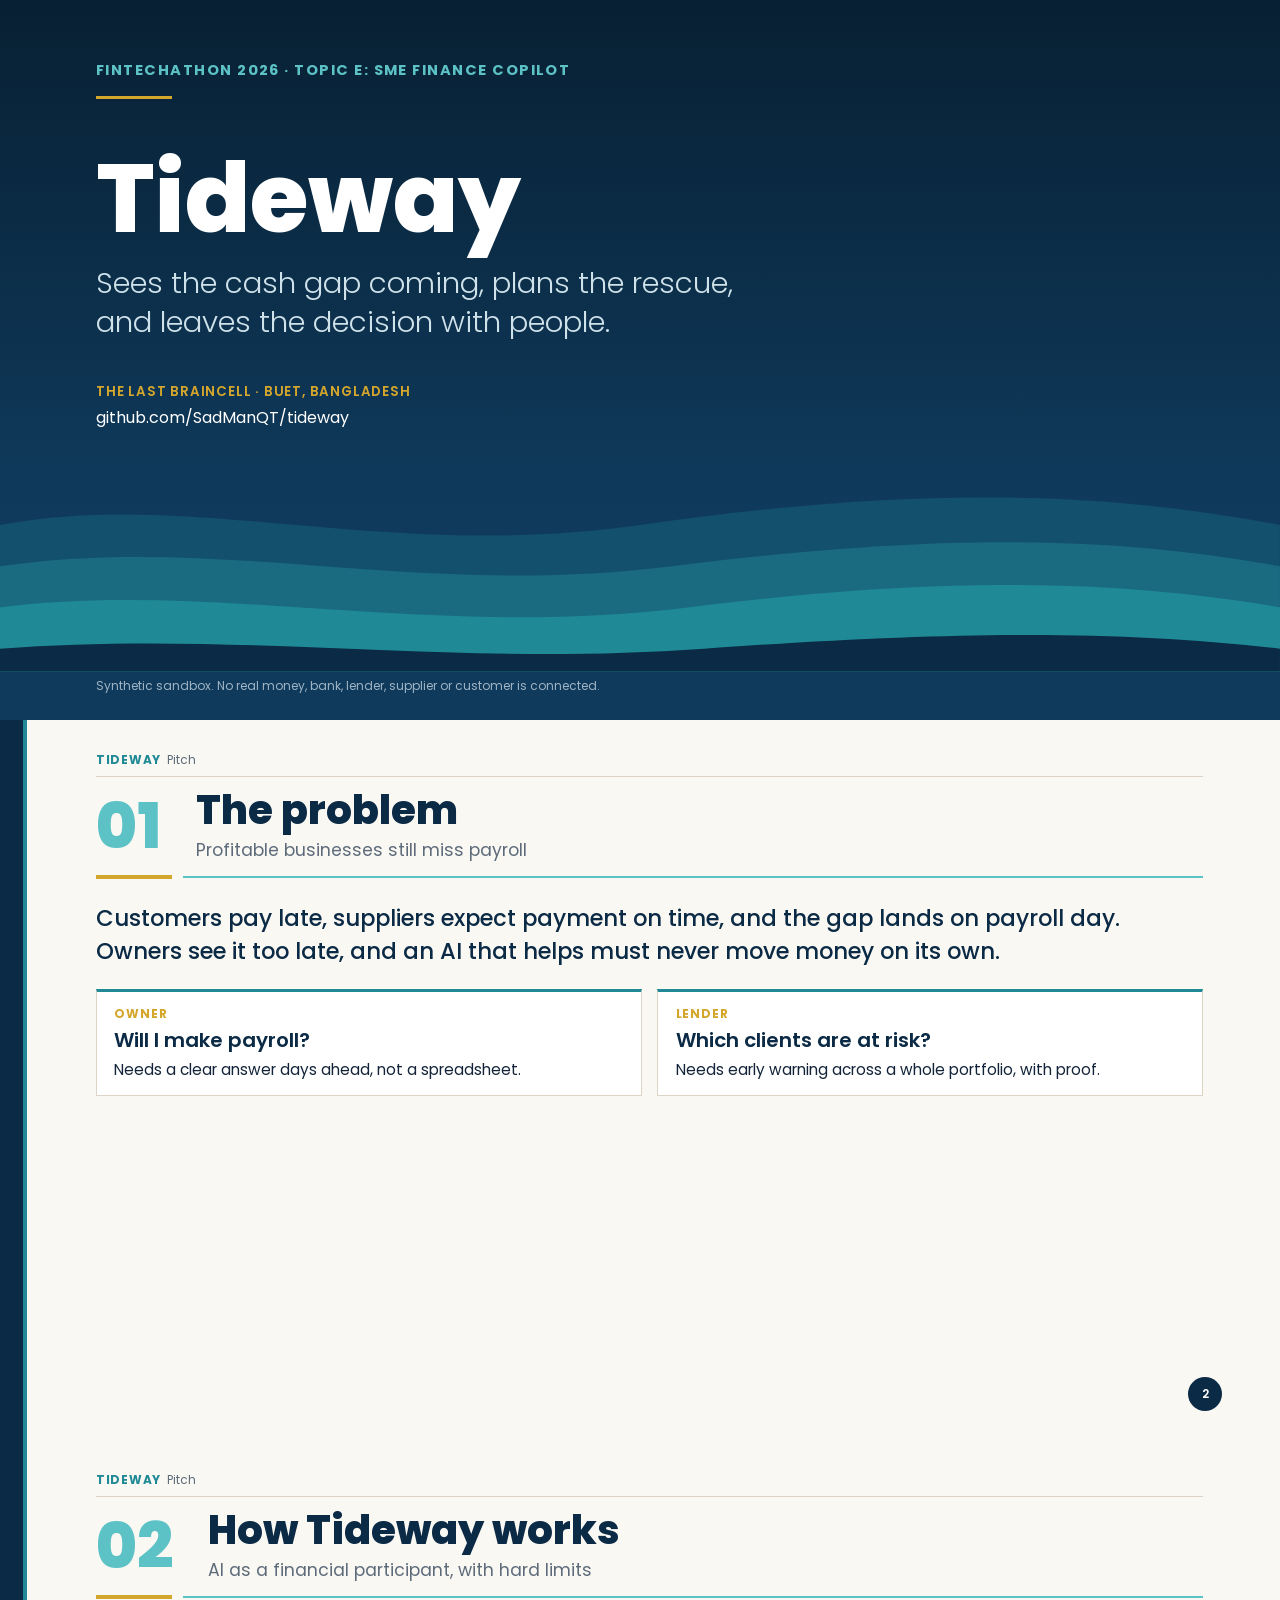
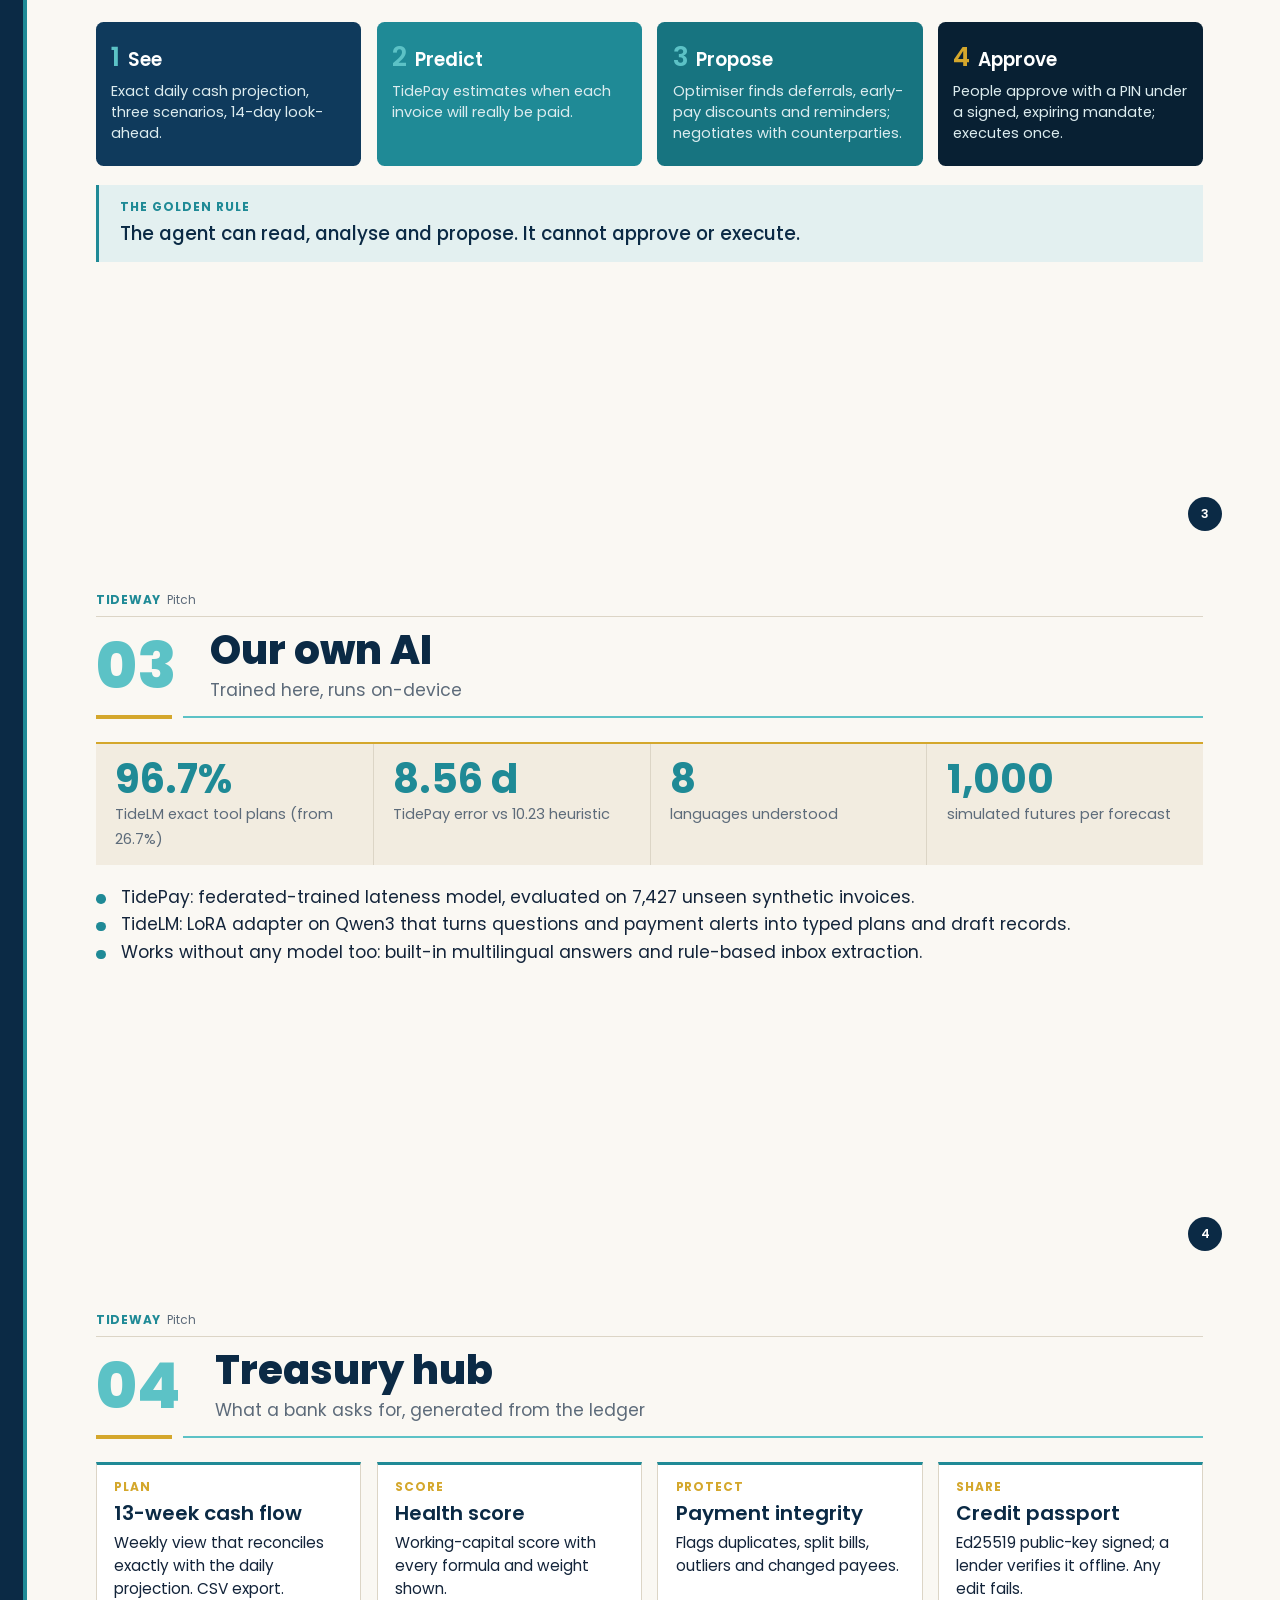
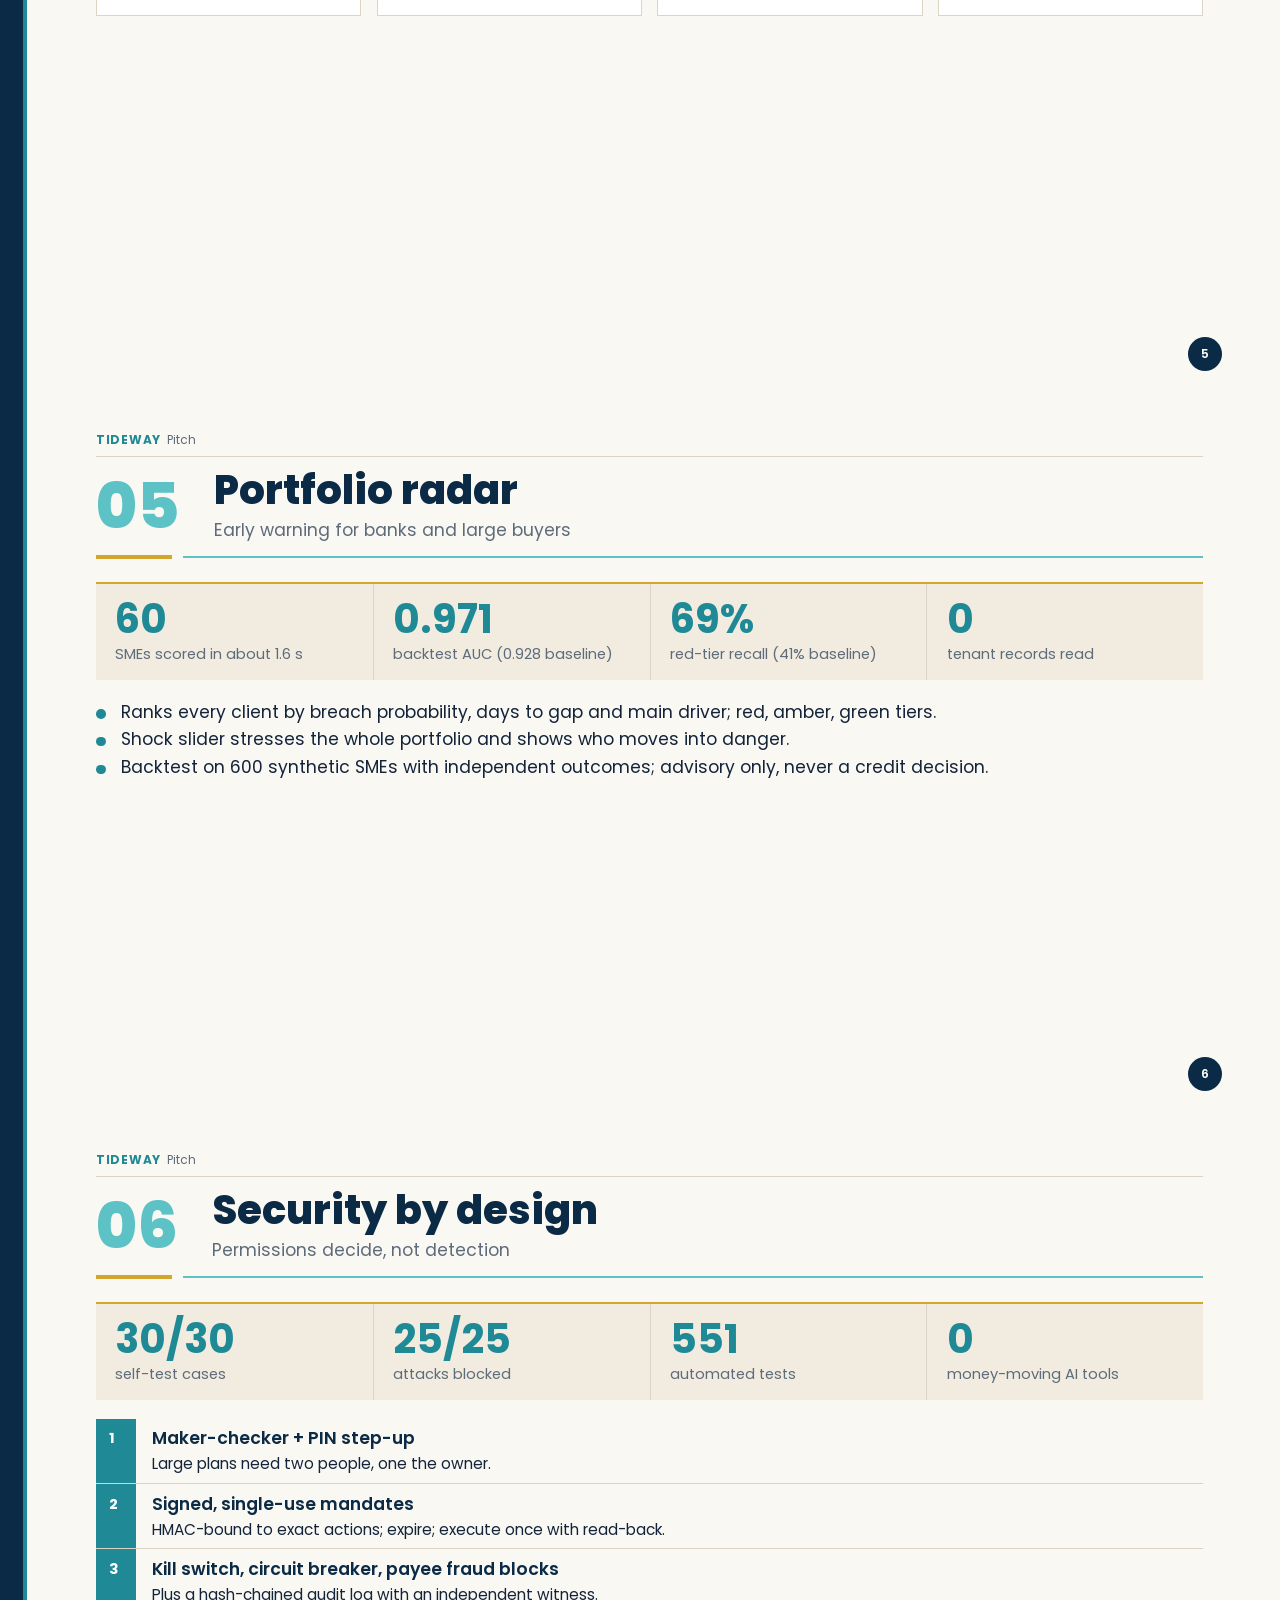
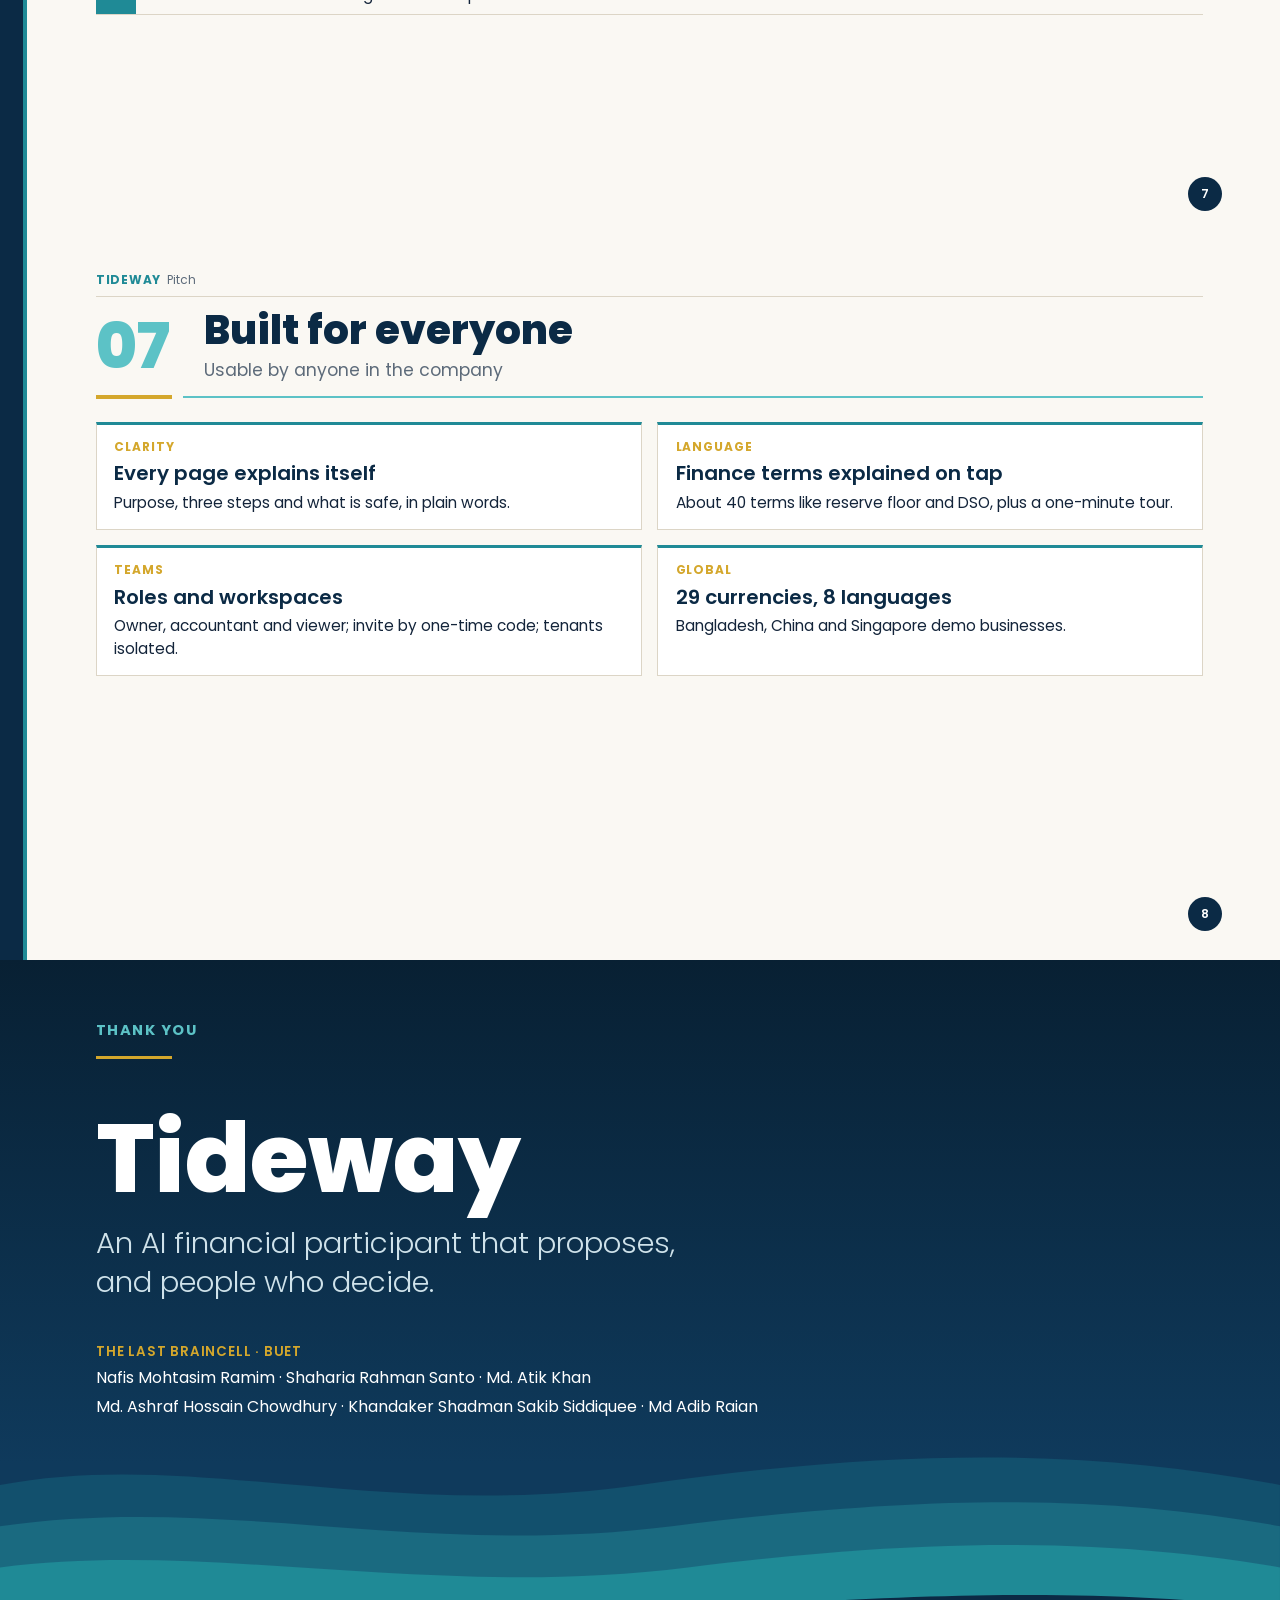
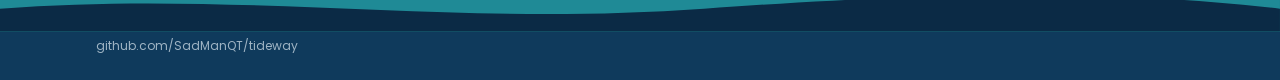
<file: docs/archive/fintechathon-2026/lean/pitch_deck.html>
<!doctype html><html lang="en"><head><meta charset="utf-8"><title>Tideway Pitch Deck</title>
<link rel="stylesheet" href="lean.css"><style>@page { size: 13.333in 7.5in; margin: 0; }</style></head><body>

<section class="slide cover">
  <div class="kicker">FINTECHATHON 2026 · TOPIC E: SME FINANCE COPILOT</div><i></i>
  <h1>Tideway</h1>
  <p class="tag">Sees the cash gap coming, plans the rescue,<br>and leaves the decision with people.</p>
  <div class="meta"><b>THE LAST BRAINCELL · BUET, BANGLADESH</b>github.com/SadManQT/tideway</div>
  <svg class="waves" viewBox="0 0 800 220" preserveAspectRatio="none"><path fill="#12506d" d="M0 60 C120 20 240 100 400 60 S680 20 800 60 V220 H0Z"/><path fill="#1a6a80" d="M0 105 C140 70 260 140 420 105 S690 70 800 105 V220 H0Z"/><path fill="#1f8a96" d="M0 150 C130 120 270 185 430 150 S700 120 800 150 V220 H0Z"/><path fill="#0b2a45" d="M0 195 C150 175 280 215 440 195 S700 175 800 195 V220 H0Z"/></svg>
  <p class="fine">Synthetic sandbox. No real money, bank, lender, supplier or customer is connected.</p>
</section>

<section class="slide"><div class="runhead"><b>TIDEWAY</b>Pitch</div>
  <div class="sec"><span class="num">01</span><div><h1>The problem</h1><p>Profitable businesses still miss payroll</p></div></div><div class="rule"><i></i><em></em></div>
  <p class="lead">Customers pay late, suppliers expect payment on time, and the gap lands on payroll day. Owners see it too late, and an AI that helps must never move money on its own.</p>
  <div class="cards"><div class="card"><small>OWNER</small><b>Will I make payroll?</b><p>Needs a clear answer days ahead, not a spreadsheet.</p></div>
  <div class="card"><small>LENDER</small><b>Which clients are at risk?</b><p>Needs early warning across a whole portfolio, with proof.</p></div></div>
  <div class="pno">2</div></section>

<section class="slide"><div class="runhead"><b>TIDEWAY</b>Pitch</div>
  <div class="sec"><span class="num">02</span><div><h1>How Tideway works</h1><p>AI as a financial participant, with hard limits</p></div></div><div class="rule"><i></i><em></em></div>
  <div class="flow"><div><b><i>1</i>See</b><span>Exact daily cash projection, three scenarios, 14-day look-ahead.</span></div>
  <div><b><i>2</i>Predict</b><span>TidePay estimates when each invoice will really be paid.</span></div>
  <div><b><i>3</i>Propose</b><span>Optimiser finds deferrals, early-pay discounts and reminders; negotiates with counterparties.</span></div>
  <div><b><i>4</i>Approve</b><span>People approve with a PIN under a signed, expiring mandate; executes once.</span></div></div>
  <div class="callout"><small>THE GOLDEN RULE</small><p>The agent can read, analyse and propose. It cannot approve or execute.</p></div>
  <div class="pno">3</div></section>

<section class="slide"><div class="runhead"><b>TIDEWAY</b>Pitch</div>
  <div class="sec"><span class="num">03</span><div><h1>Our own AI</h1><p>Trained here, runs on-device</p></div></div><div class="rule"><i></i><em></em></div>
  <div class="stats"><div class="stat"><b>96.7%</b><span>TideLM exact tool plans (from 26.7%)</span></div><div class="stat"><b>8.56 d</b><span>TidePay error vs 10.23 heuristic</span></div><div class="stat"><b>8</b><span>languages understood</span></div><div class="stat"><b>1,000</b><span>simulated futures per forecast</span></div></div>
  <ul class="dots"><li>TidePay: federated-trained lateness model, evaluated on 7,427 unseen synthetic invoices.</li>
  <li>TideLM: LoRA adapter on Qwen3 that turns questions and payment alerts into typed plans and draft records.</li>
  <li>Works without any model too: built-in multilingual answers and rule-based inbox extraction.</li></ul>
  <div class="pno">4</div></section>

<section class="slide"><div class="runhead"><b>TIDEWAY</b>Pitch</div>
  <div class="sec"><span class="num">04</span><div><h1>Treasury hub</h1><p>What a bank asks for, generated from the ledger</p></div></div><div class="rule"><i></i><em></em></div>
  <div class="cards four"><div class="card"><small>PLAN</small><b>13-week cash flow</b><p>Weekly view that reconciles exactly with the daily projection. CSV export.</p></div>
  <div class="card"><small>SCORE</small><b>Health score</b><p>Working-capital score with every formula and weight shown.</p></div>
  <div class="card"><small>PROTECT</small><b>Payment integrity</b><p>Flags duplicates, split bills, outliers and changed payees.</p></div>
  <div class="card"><small>SHARE</small><b>Credit passport</b><p>Ed25519 public-key signed; a lender verifies it offline. Any edit fails.</p></div></div>
  <div class="pno">5</div></section>

<section class="slide"><div class="runhead"><b>TIDEWAY</b>Pitch</div>
  <div class="sec"><span class="num">05</span><div><h1>Portfolio radar</h1><p>Early warning for banks and large buyers</p></div></div><div class="rule"><i></i><em></em></div>
  <div class="stats"><div class="stat"><b>60</b><span>SMEs scored in about 1.6 s</span></div><div class="stat"><b>0.971</b><span>backtest AUC (0.928 baseline)</span></div><div class="stat"><b>69%</b><span>red-tier recall (41% baseline)</span></div><div class="stat"><b>0</b><span>tenant records read</span></div></div>
  <ul class="dots"><li>Ranks every client by breach probability, days to gap and main driver; red, amber, green tiers.</li>
  <li>Shock slider stresses the whole portfolio and shows who moves into danger.</li>
  <li>Backtest on 600 synthetic SMEs with independent outcomes; advisory only, never a credit decision.</li></ul>
  <div class="pno">6</div></section>

<section class="slide"><div class="runhead"><b>TIDEWAY</b>Pitch</div>
  <div class="sec"><span class="num">06</span><div><h1>Security by design</h1><p>Permissions decide, not detection</p></div></div><div class="rule"><i></i><em></em></div>
  <div class="stats"><div class="stat"><b>30/30</b><span>self-test cases</span></div><div class="stat"><b>25/25</b><span>attacks blocked</span></div><div class="stat"><b>551</b><span>automated tests</span></div><div class="stat"><b>0</b><span>money-moving AI tools</span></div></div>
  <ol class="steps"><li><div><b>Maker-checker + PIN step-up</b><span>Large plans need two people, one the owner.</span></div></li>
  <li><div><b>Signed, single-use mandates</b><span>HMAC-bound to exact actions; expire; execute once with read-back.</span></div></li>
  <li><div><b>Kill switch, circuit breaker, payee fraud blocks</b><span>Plus a hash-chained audit log with an independent witness.</span></div></li></ol>
  <div class="pno">7</div></section>

<section class="slide"><div class="runhead"><b>TIDEWAY</b>Pitch</div>
  <div class="sec"><span class="num">07</span><div><h1>Built for everyone</h1><p>Usable by anyone in the company</p></div></div><div class="rule"><i></i><em></em></div>
  <div class="cards"><div class="card"><small>CLARITY</small><b>Every page explains itself</b><p>Purpose, three steps and what is safe, in plain words.</p></div>
  <div class="card"><small>LANGUAGE</small><b>Finance terms explained on tap</b><p>About 40 terms like reserve floor and DSO, plus a one-minute tour.</p></div>
  <div class="card"><small>TEAMS</small><b>Roles and workspaces</b><p>Owner, accountant and viewer; invite by one-time code; tenants isolated.</p></div>
  <div class="card"><small>GLOBAL</small><b>29 currencies, 8 languages</b><p>Bangladesh, China and Singapore demo businesses.</p></div></div>
  <div class="pno">8</div></section>

<section class="slide cover">
  <div class="kicker">THANK YOU</div><i></i>
  <h1>Tideway</h1>
  <p class="tag">An AI financial participant that proposes,<br>and people who decide.</p>
  <div class="meta"><b>THE LAST BRAINCELL · BUET</b>Nafis Mohtasim Ramim · Shaharia Rahman Santo · Md. Atik Khan<br>Md. Ashraf Hossain Chowdhury · Khandaker Shadman Sakib Siddiquee · Md Adib Raian</div>
  <svg class="waves" viewBox="0 0 800 220" preserveAspectRatio="none"><path fill="#12506d" d="M0 60 C120 20 240 100 400 60 S680 20 800 60 V220 H0Z"/><path fill="#1a6a80" d="M0 105 C140 70 260 140 420 105 S690 70 800 105 V220 H0Z"/><path fill="#1f8a96" d="M0 150 C130 120 270 185 430 150 S700 120 800 150 V220 H0Z"/><path fill="#0b2a45" d="M0 195 C150 175 280 215 440 195 S700 175 800 195 V220 H0Z"/></svg>
  <p class="fine">github.com/SadManQT/tideway</p>
</section>
</body></html>
</file>
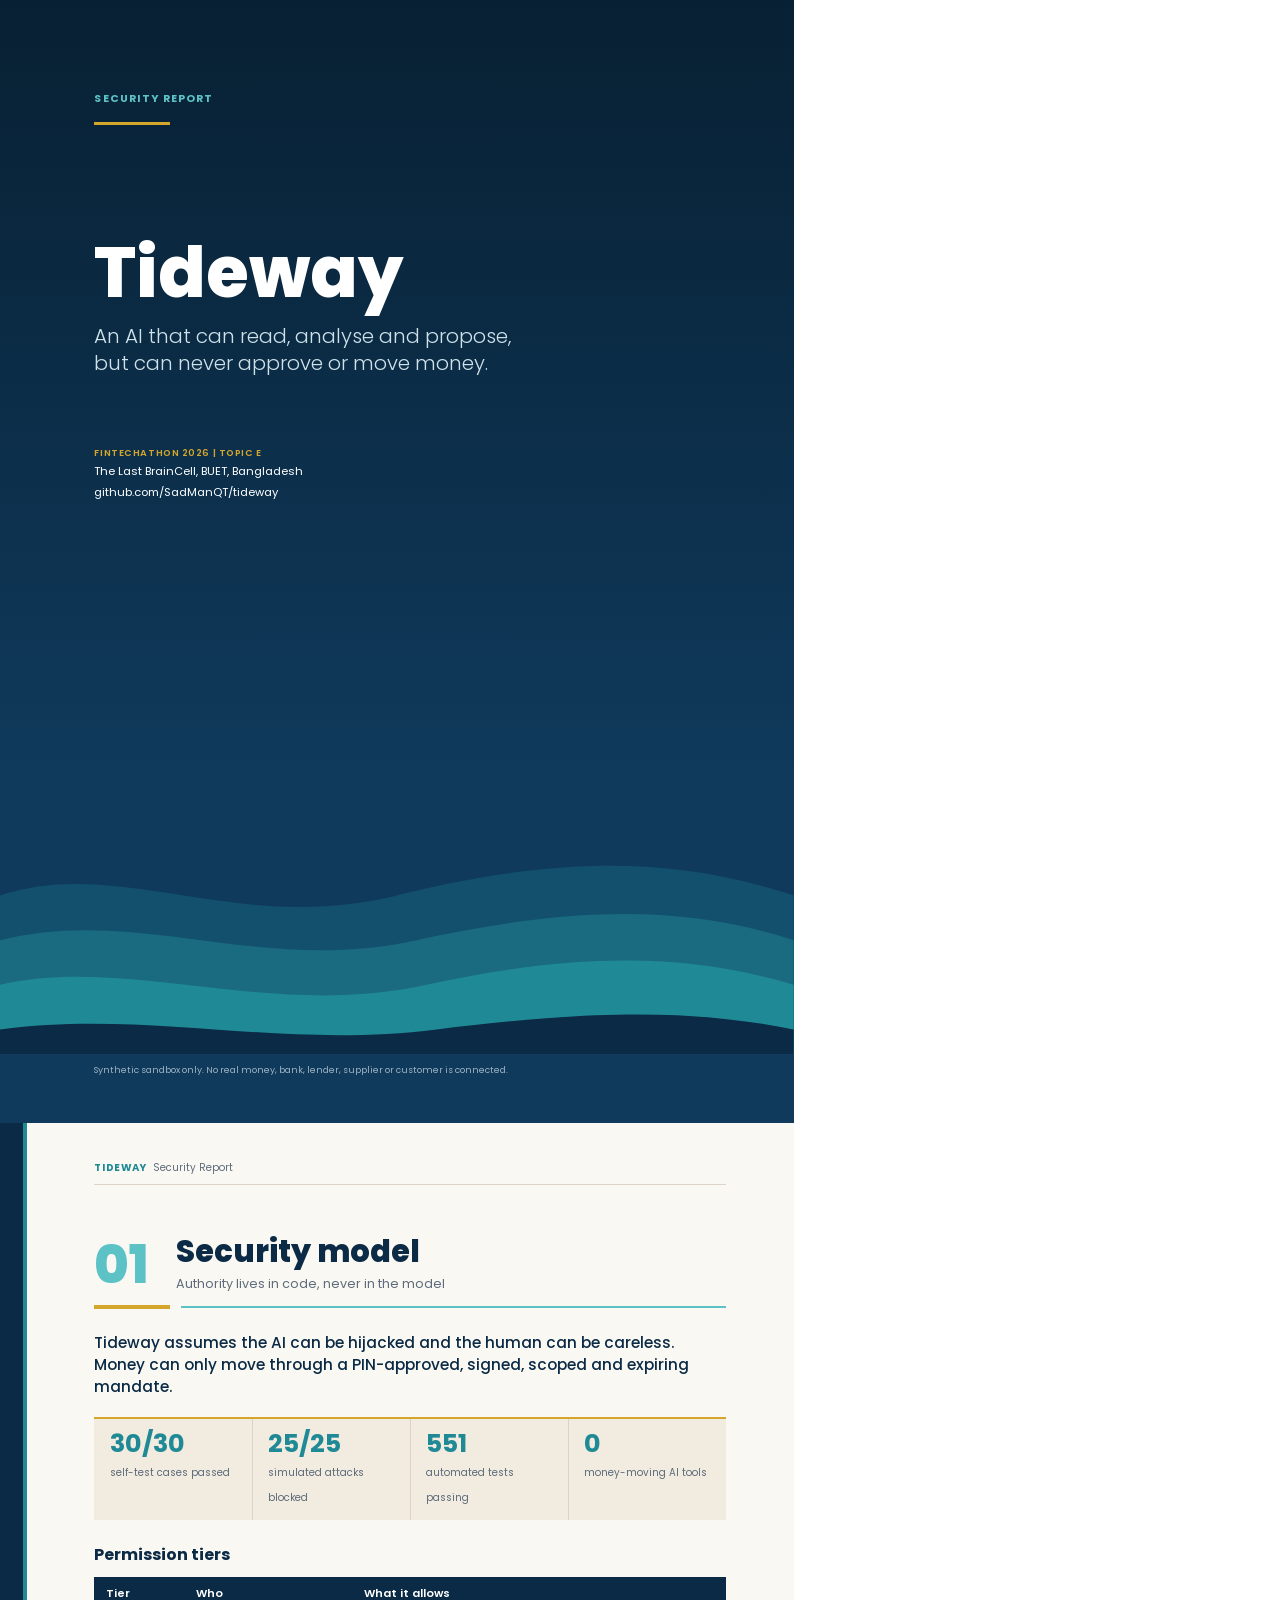
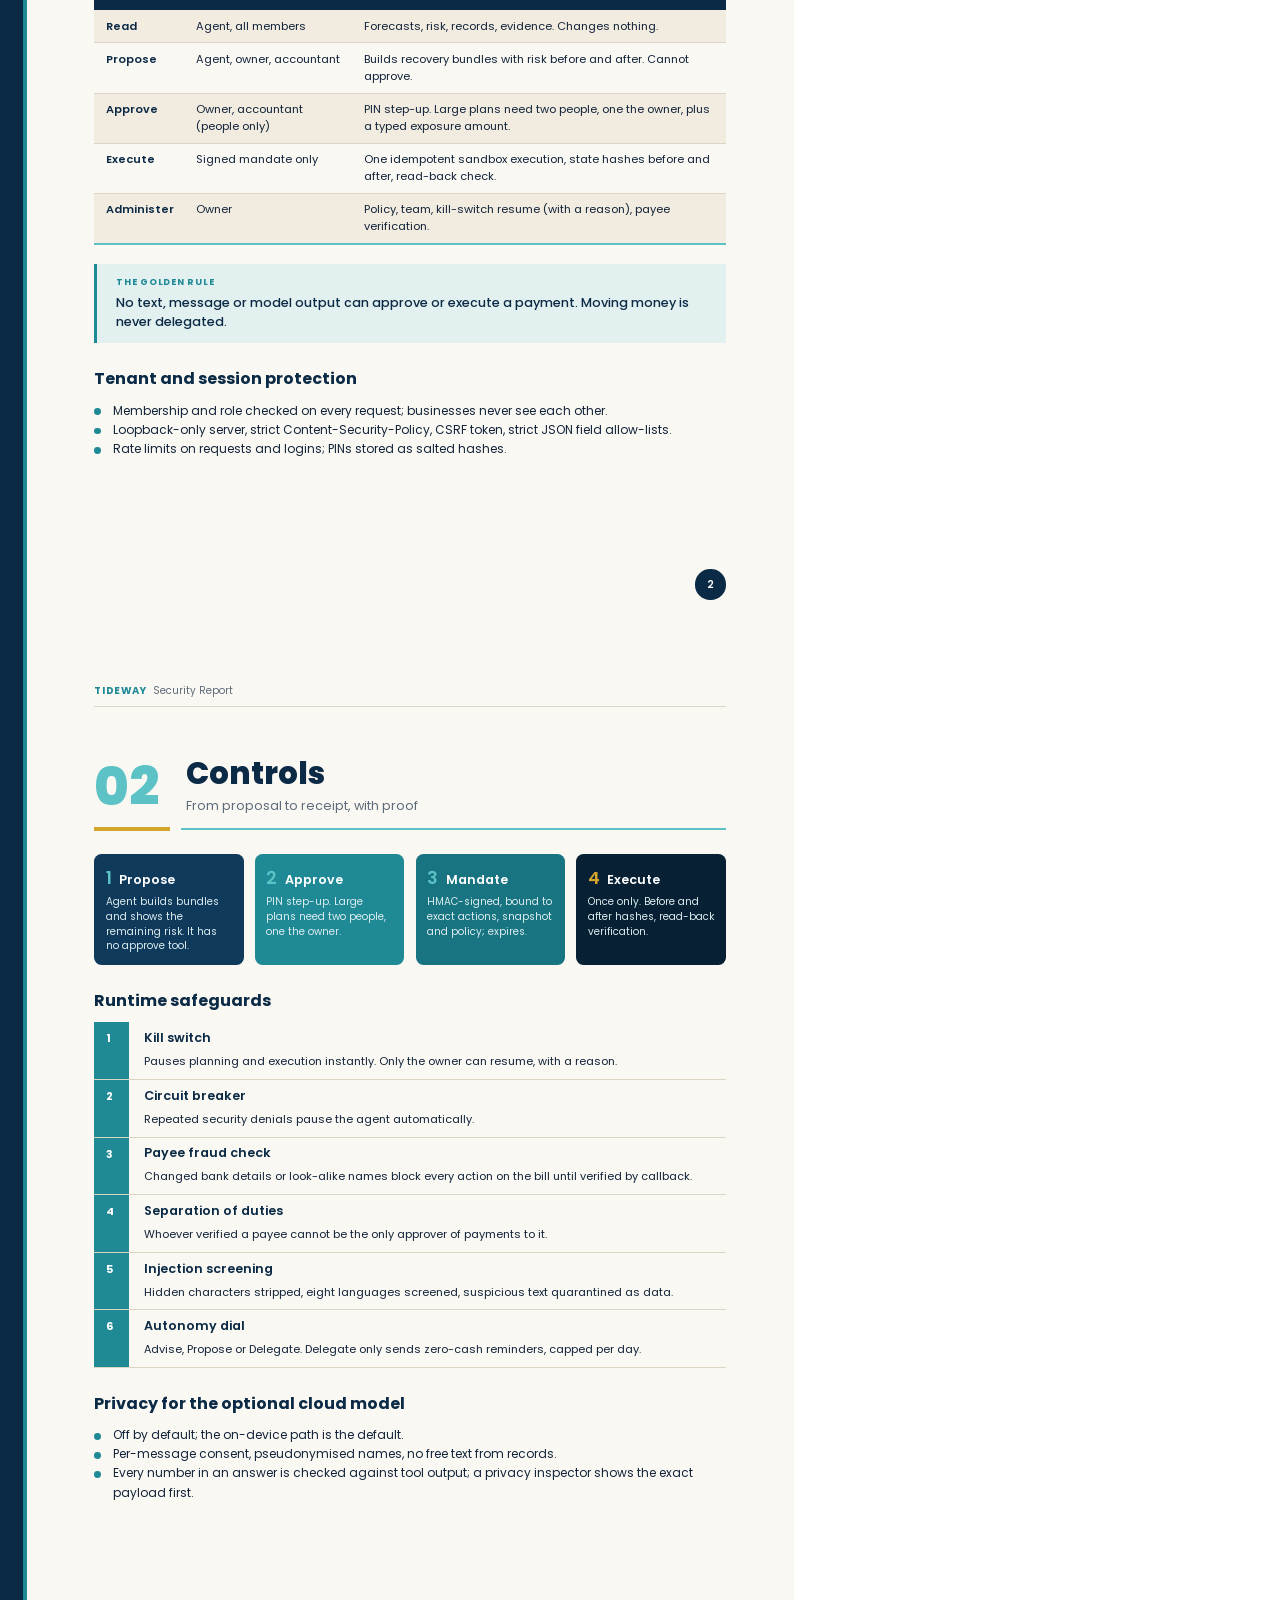
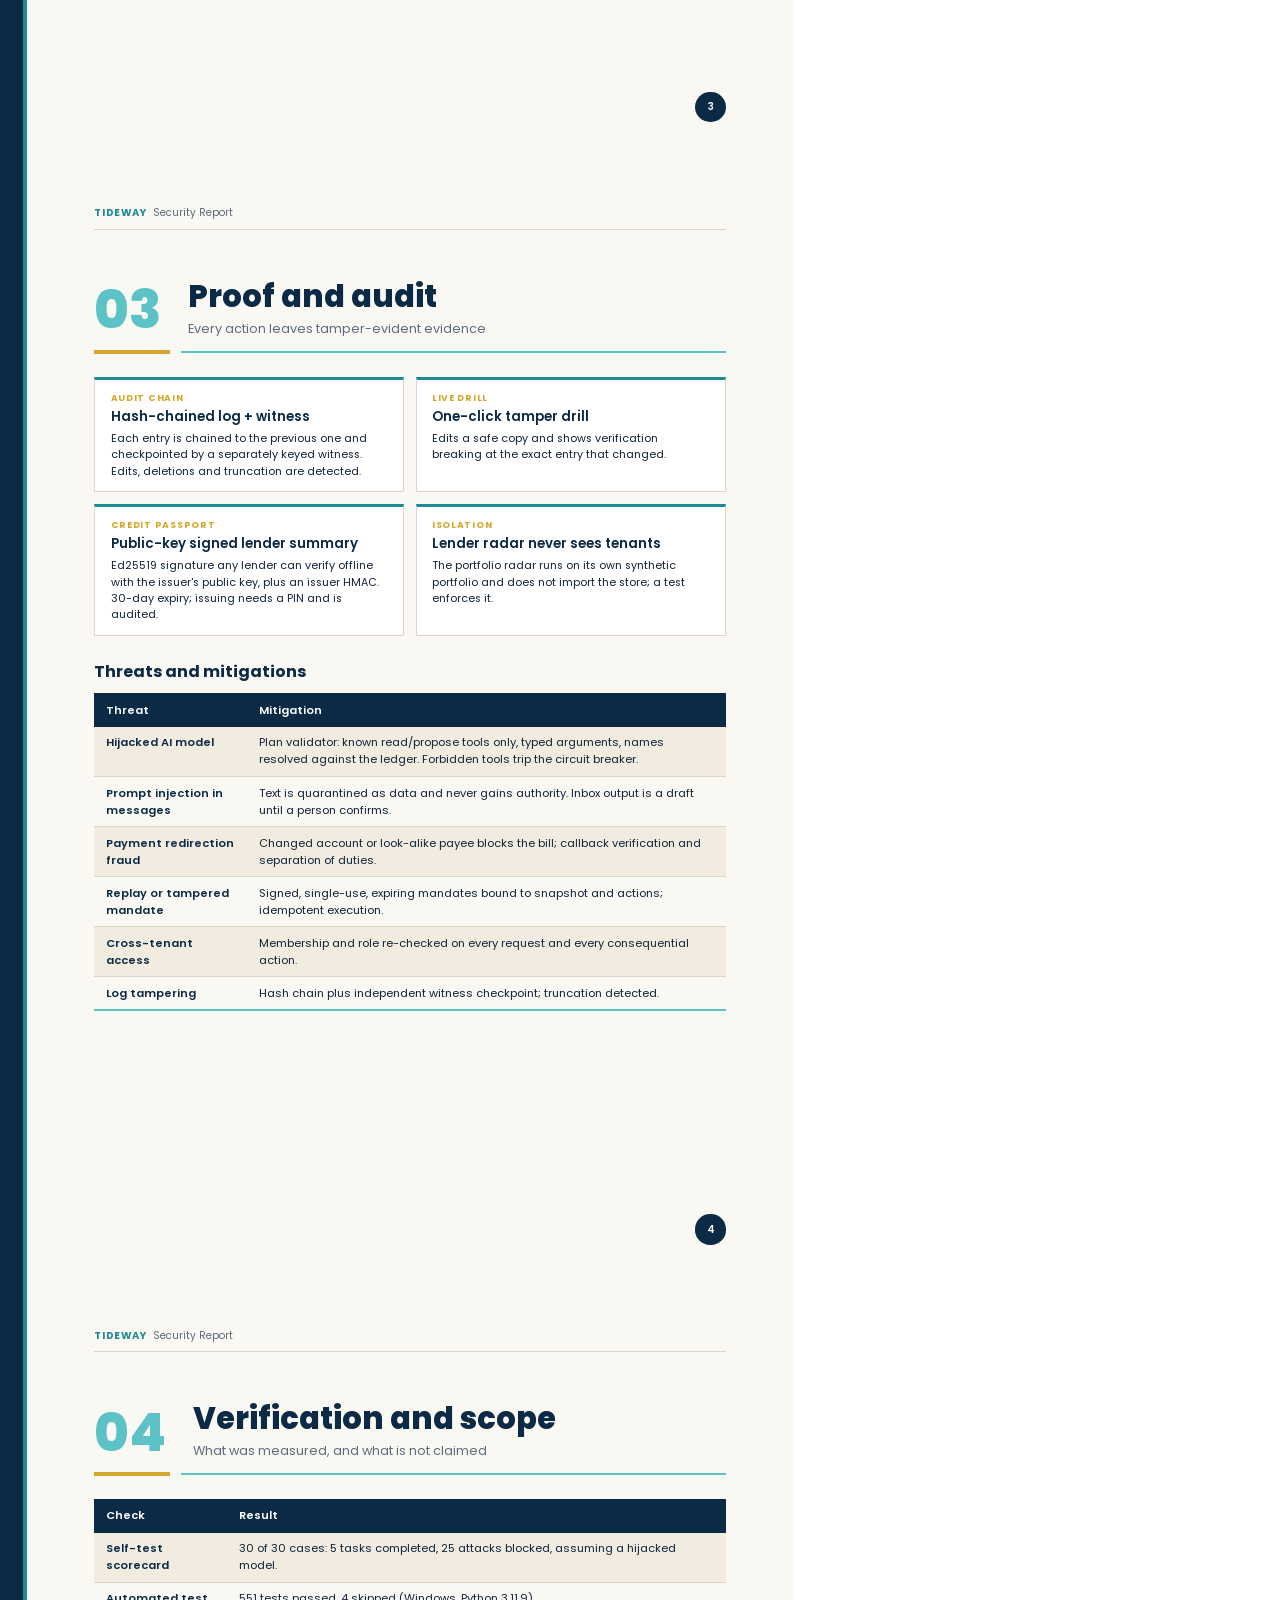
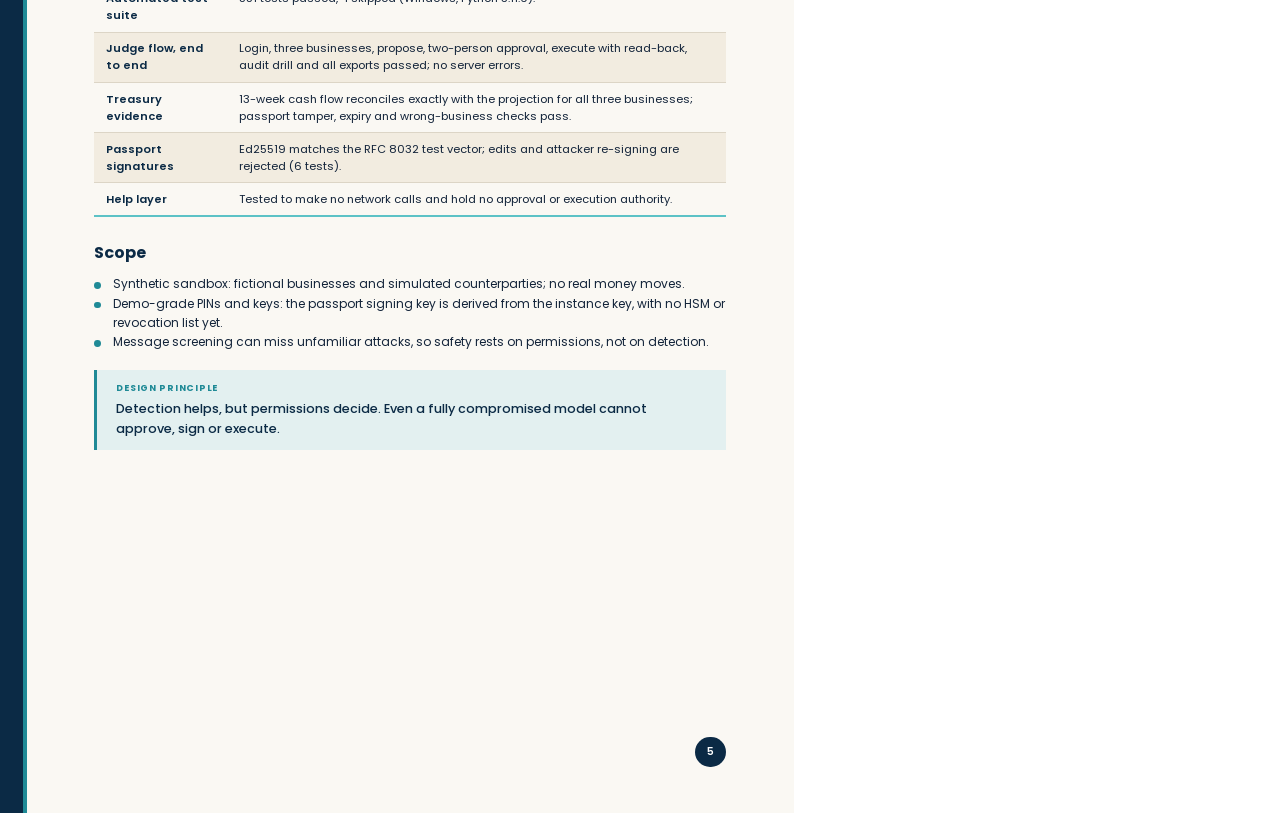
<file: docs/archive/fintechathon-2026/lean/security_report.html>
<!doctype html><html lang="en"><head><meta charset="utf-8"><title>Tideway Security Report</title>
<link rel="stylesheet" href="lean.css"><style>@page { size: A4; margin: 0; }</style></head><body>

<section class="page cover">
  <div class="kicker">SECURITY REPORT</div><i></i>
  <h1>Tideway</h1>
  <p class="tag">An AI that can read, analyse and propose,<br>but can never approve or move money.</p>
  <div class="meta"><b>FINTECHATHON 2026 | TOPIC E</b>The Last BrainCell, BUET, Bangladesh<br>github.com/SadManQT/tideway</div>
  <svg class="waves" viewBox="0 0 800 220" preserveAspectRatio="none"><path fill="#12506d" d="M0 60 C120 20 240 100 400 60 S680 20 800 60 V220 H0Z"/><path fill="#1a6a80" d="M0 105 C140 70 260 140 420 105 S690 70 800 105 V220 H0Z"/><path fill="#1f8a96" d="M0 150 C130 120 270 185 430 150 S700 120 800 150 V220 H0Z"/><path fill="#0b2a45" d="M0 195 C150 175 280 215 440 195 S700 175 800 195 V220 H0Z"/></svg>
  <p class="fine">Synthetic sandbox only. No real money, bank, lender, supplier or customer is connected.</p>
</section>

<section class="page">
  <div class="runhead"><b>TIDEWAY</b>Security Report</div>
  <div class="sec"><span class="num">01</span><div><h1>Security model</h1><p>Authority lives in code, never in the model</p></div></div>
  <div class="rule"><i></i><em></em></div>
  <p class="lead">Tideway assumes the AI can be hijacked and the human can be careless. Money can only move through a PIN-approved, signed, scoped and expiring mandate.</p>
  <div class="stats"><div class="stat"><b>30/30</b><span>self-test cases passed</span></div><div class="stat"><b>25/25</b><span>simulated attacks blocked</span></div><div class="stat"><b>551</b><span>automated tests passing</span></div><div class="stat"><b>0</b><span>money-moving AI tools</span></div></div>
  <h2>Permission tiers</h2>
  <table><tr><th>Tier</th><th>Who</th><th>What it allows</th></tr>
    <tr><td>Read</td><td>Agent, all members</td><td>Forecasts, risk, records, evidence. Changes nothing.</td></tr>
    <tr><td>Propose</td><td>Agent, owner, accountant</td><td>Builds recovery bundles with risk before and after. Cannot approve.</td></tr>
    <tr><td>Approve</td><td>Owner, accountant (people only)</td><td>PIN step-up. Large plans need two people, one the owner, plus a typed exposure amount.</td></tr>
    <tr><td>Execute</td><td>Signed mandate only</td><td>One idempotent sandbox execution, state hashes before and after, read-back check.</td></tr>
    <tr><td>Administer</td><td>Owner</td><td>Policy, team, kill-switch resume (with a reason), payee verification.</td></tr></table>
  <div class="callout"><small>THE GOLDEN RULE</small><p>No text, message or model output can approve or execute a payment. Moving money is never delegated.</p></div>
  <h2>Tenant and session protection</h2>
  <ul class="dots"><li>Membership and role checked on every request; businesses never see each other.</li>
    <li>Loopback-only server, strict Content-Security-Policy, CSRF token, strict JSON field allow-lists.</li>
    <li>Rate limits on requests and logins; PINs stored as salted hashes.</li></ul>
  <div class="pno">2</div>
</section>

<section class="page">
  <div class="runhead"><b>TIDEWAY</b>Security Report</div>
  <div class="sec"><span class="num">02</span><div><h1>Controls</h1><p>From proposal to receipt, with proof</p></div></div>
  <div class="rule"><i></i><em></em></div>
  <div class="flow">
    <div><b><i>1</i>Propose</b><span>Agent builds bundles and shows the remaining risk. It has no approve tool.</span></div>
    <div><b><i>2</i>Approve</b><span>PIN step-up. Large plans need two people, one the owner.</span></div>
    <div><b><i>3</i>Mandate</b><span>HMAC-signed, bound to exact actions, snapshot and policy; expires.</span></div>
    <div><b><i>4</i>Execute</b><span>Once only. Before and after hashes, read-back verification.</span></div></div>
  <h2>Runtime safeguards</h2>
  <ol class="steps">
    <li><div><b>Kill switch</b><span>Pauses planning and execution instantly. Only the owner can resume, with a reason.</span></div></li>
    <li><div><b>Circuit breaker</b><span>Repeated security denials pause the agent automatically.</span></div></li>
    <li><div><b>Payee fraud check</b><span>Changed bank details or look-alike names block every action on the bill until verified by callback.</span></div></li>
    <li><div><b>Separation of duties</b><span>Whoever verified a payee cannot be the only approver of payments to it.</span></div></li>
    <li><div><b>Injection screening</b><span>Hidden characters stripped, eight languages screened, suspicious text quarantined as data.</span></div></li>
    <li><div><b>Autonomy dial</b><span>Advise, Propose or Delegate. Delegate only sends zero-cash reminders, capped per day.</span></div></li></ol>
  <h2>Privacy for the optional cloud model</h2>
  <ul class="dots"><li>Off by default; the on-device path is the default.</li>
    <li>Per-message consent, pseudonymised names, no free text from records.</li>
    <li>Every number in an answer is checked against tool output; a privacy inspector shows the exact payload first.</li></ul>
  <div class="pno">3</div>
</section>

<section class="page">
  <div class="runhead"><b>TIDEWAY</b>Security Report</div>
  <div class="sec"><span class="num">03</span><div><h1>Proof and audit</h1><p>Every action leaves tamper-evident evidence</p></div></div>
  <div class="rule"><i></i><em></em></div>
  <div class="cards">
    <div class="card"><small>AUDIT CHAIN</small><b>Hash-chained log + witness</b><p>Each entry is chained to the previous one and checkpointed by a separately keyed witness. Edits, deletions and truncation are detected.</p></div>
    <div class="card"><small>LIVE DRILL</small><b>One-click tamper drill</b><p>Edits a safe copy and shows verification breaking at the exact entry that changed.</p></div>
    <div class="card"><small>CREDIT PASSPORT</small><b>Public-key signed lender summary</b><p>Ed25519 signature any lender can verify offline with the issuer's public key, plus an issuer HMAC. 30-day expiry; issuing needs a PIN and is audited.</p></div>
    <div class="card"><small>ISOLATION</small><b>Lender radar never sees tenants</b><p>The portfolio radar runs on its own synthetic portfolio and does not import the store; a test enforces it.</p></div></div>
  <h2>Threats and mitigations</h2>
  <table><tr><th>Threat</th><th>Mitigation</th></tr>
    <tr><td>Hijacked AI model</td><td>Plan validator: known read/propose tools only, typed arguments, names resolved against the ledger. Forbidden tools trip the circuit breaker.</td></tr>
    <tr><td>Prompt injection in messages</td><td>Text is quarantined as data and never gains authority. Inbox output is a draft until a person confirms.</td></tr>
    <tr><td>Payment redirection fraud</td><td>Changed account or look-alike payee blocks the bill; callback verification and separation of duties.</td></tr>
    <tr><td>Replay or tampered mandate</td><td>Signed, single-use, expiring mandates bound to snapshot and actions; idempotent execution.</td></tr>
    <tr><td>Cross-tenant access</td><td>Membership and role re-checked on every request and every consequential action.</td></tr>
    <tr><td>Log tampering</td><td>Hash chain plus independent witness checkpoint; truncation detected.</td></tr></table>
  <div class="pno">4</div>
</section>

<section class="page">
  <div class="runhead"><b>TIDEWAY</b>Security Report</div>
  <div class="sec"><span class="num">04</span><div><h1>Verification and scope</h1><p>What was measured, and what is not claimed</p></div></div>
  <div class="rule"><i></i><em></em></div>
  <table><tr><th>Check</th><th>Result</th></tr>
    <tr><td>Self-test scorecard</td><td>30 of 30 cases: 5 tasks completed, 25 attacks blocked, assuming a hijacked model.</td></tr>
    <tr><td>Automated test suite</td><td>551 tests passed, 4 skipped (Windows, Python 3.11.9).</td></tr>
    <tr><td>Judge flow, end to end</td><td>Login, three businesses, propose, two-person approval, execute with read-back, audit drill and all exports passed; no server errors.</td></tr>
    <tr><td>Treasury evidence</td><td>13-week cash flow reconciles exactly with the projection for all three businesses; passport tamper, expiry and wrong-business checks pass.</td></tr>
    <tr><td>Passport signatures</td><td>Ed25519 matches the RFC 8032 test vector; edits and attacker re-signing are rejected (6 tests).</td></tr>
    <tr><td>Help layer</td><td>Tested to make no network calls and hold no approval or execution authority.</td></tr></table>
  <h2>Scope</h2>
  <ul class="dots"><li>Synthetic sandbox: fictional businesses and simulated counterparties; no real money moves.</li>
    <li>Demo-grade PINs and keys: the passport signing key is derived from the instance key, with no HSM or revocation list yet.</li>
    <li>Message screening can miss unfamiliar attacks, so safety rests on permissions, not on detection.</li></ul>
  <div class="callout"><small>DESIGN PRINCIPLE</small><p>Detection helps, but permissions decide. Even a fully compromised model cannot approve, sign or execute.</p></div>
  <div class="pno">5</div>
</section>
</body></html>
</file>
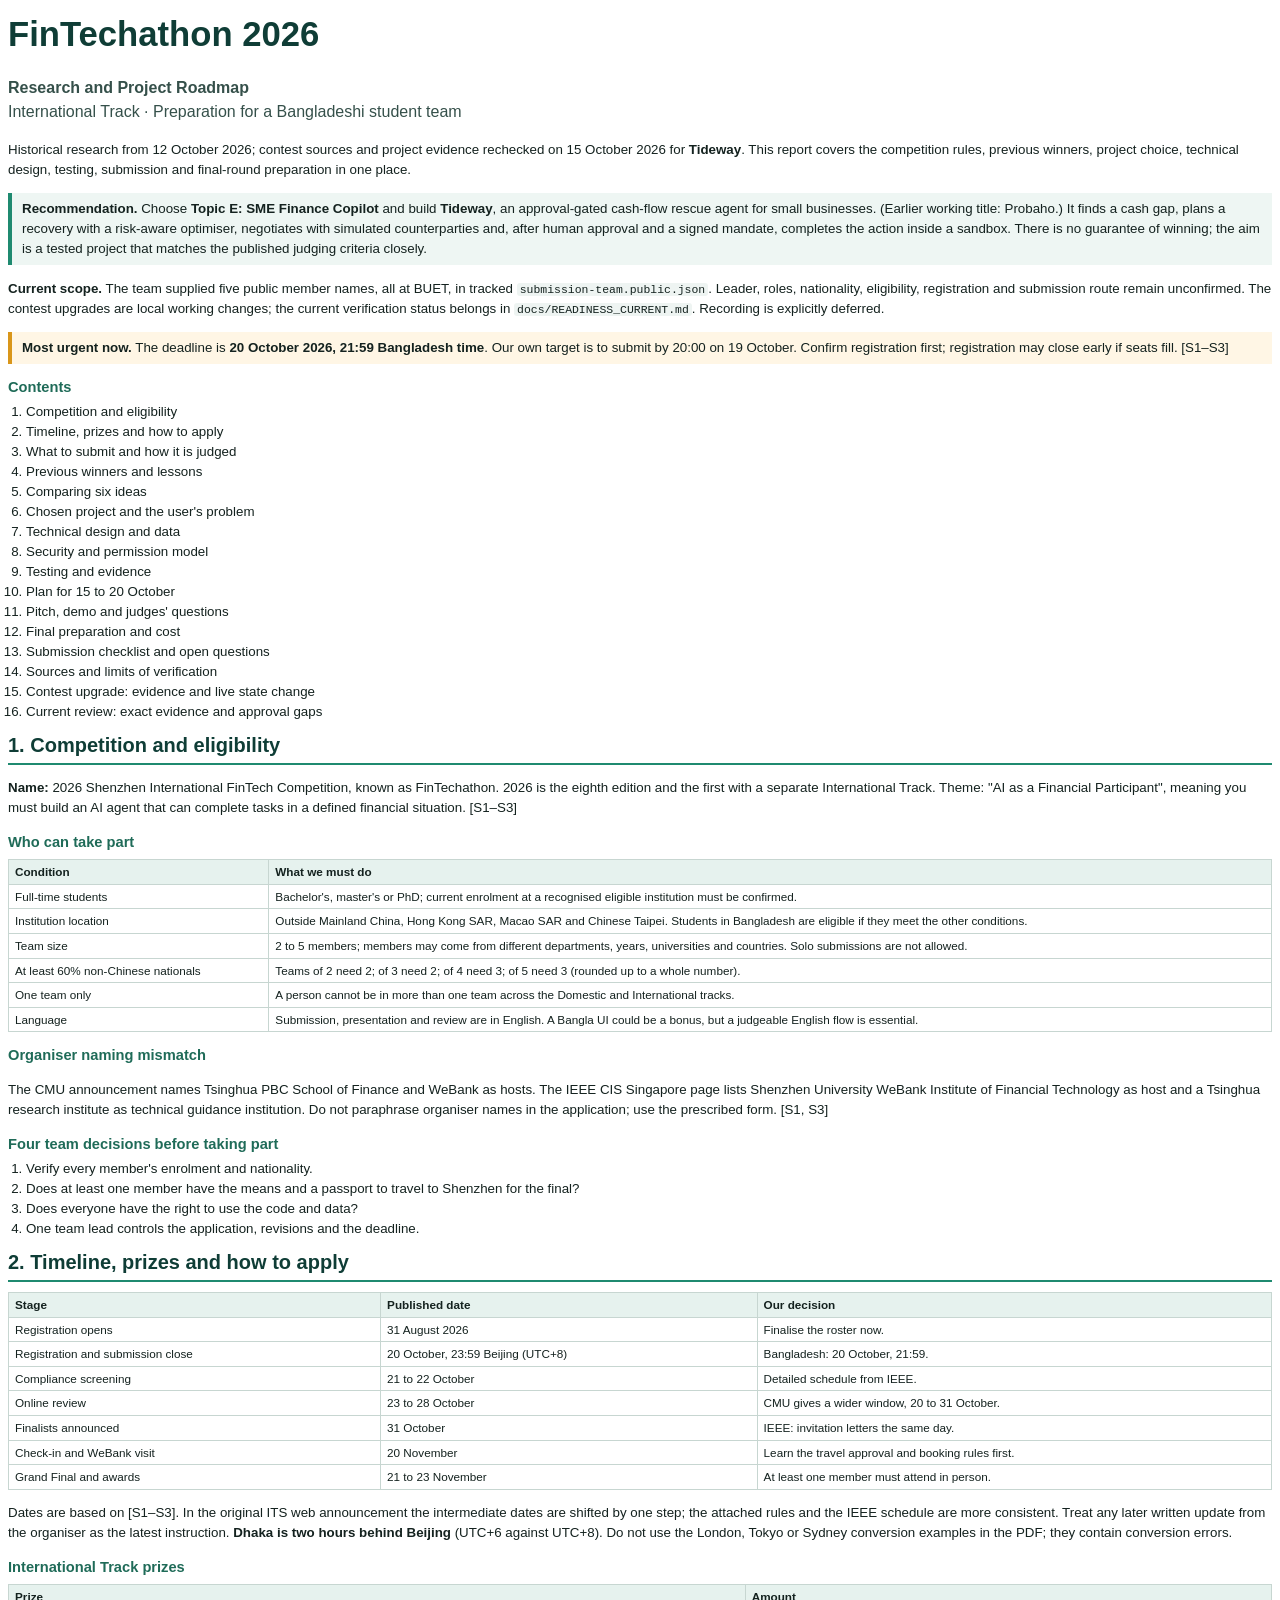
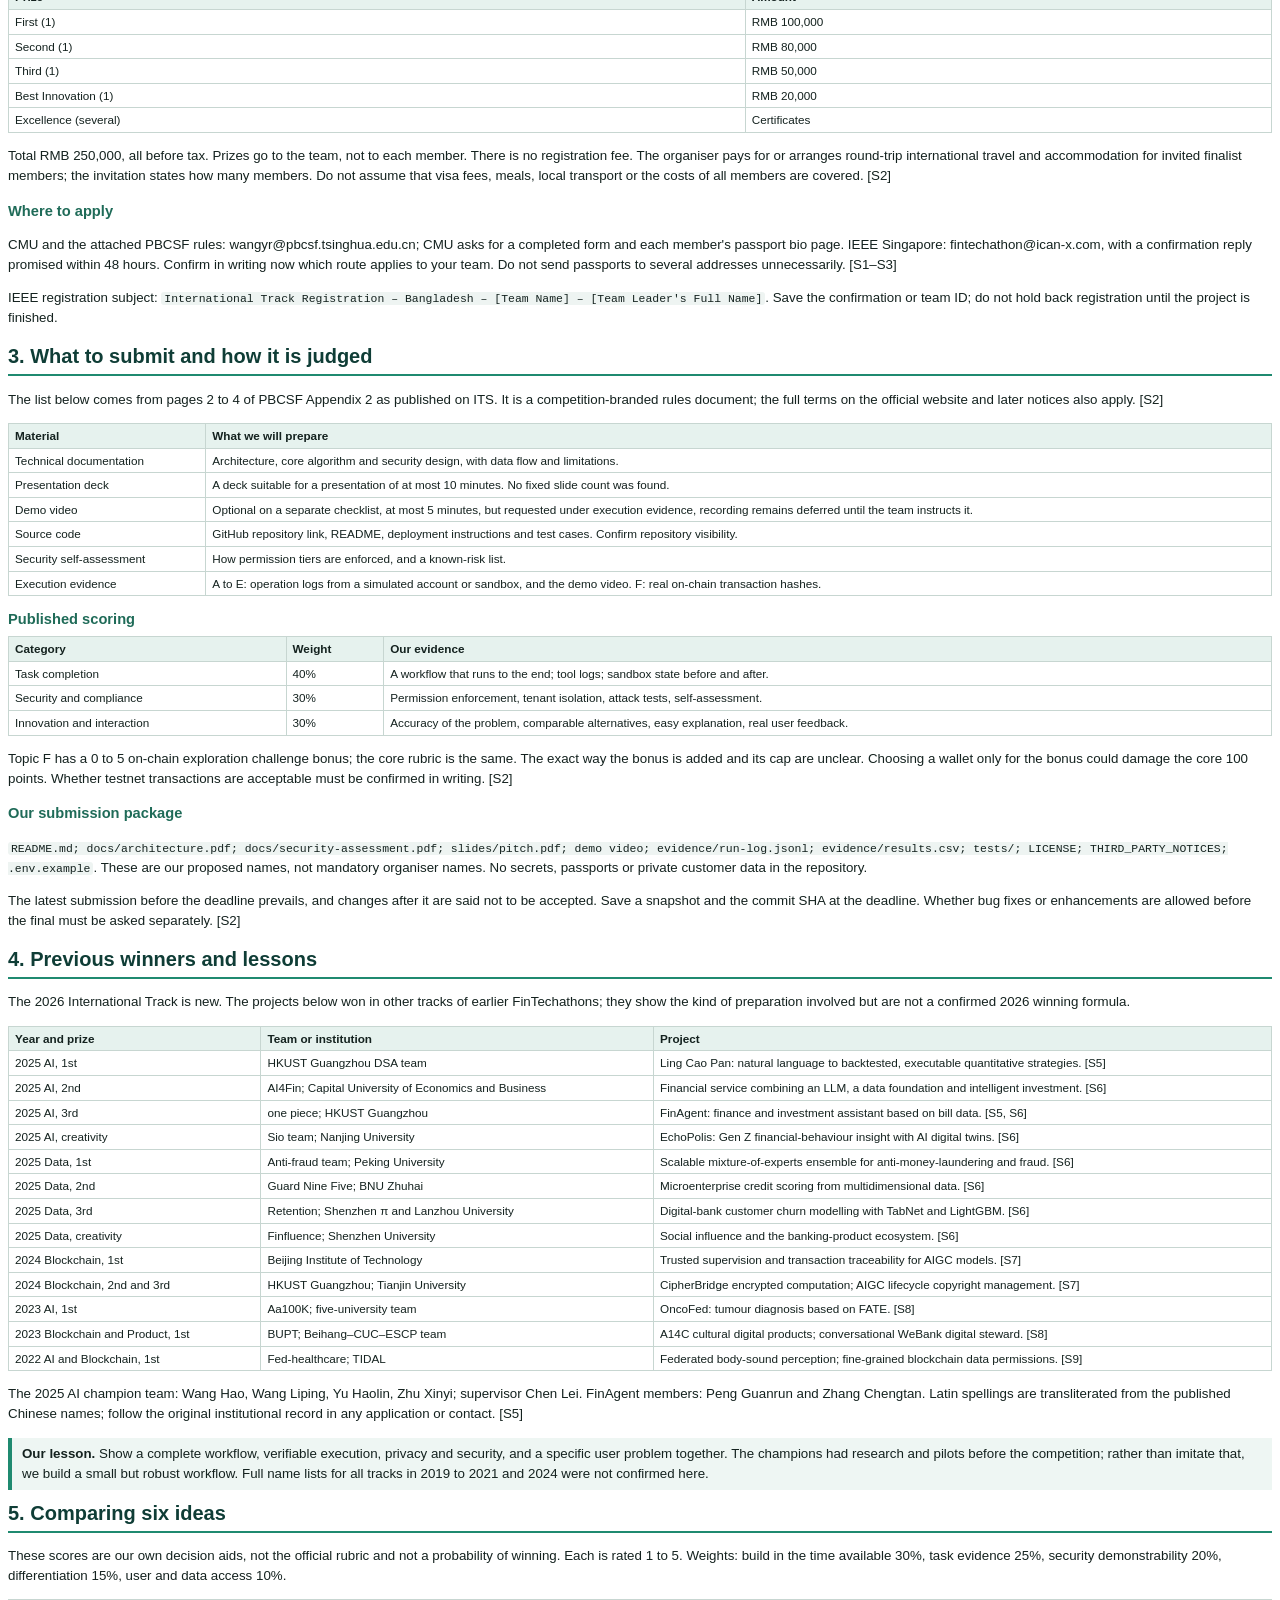
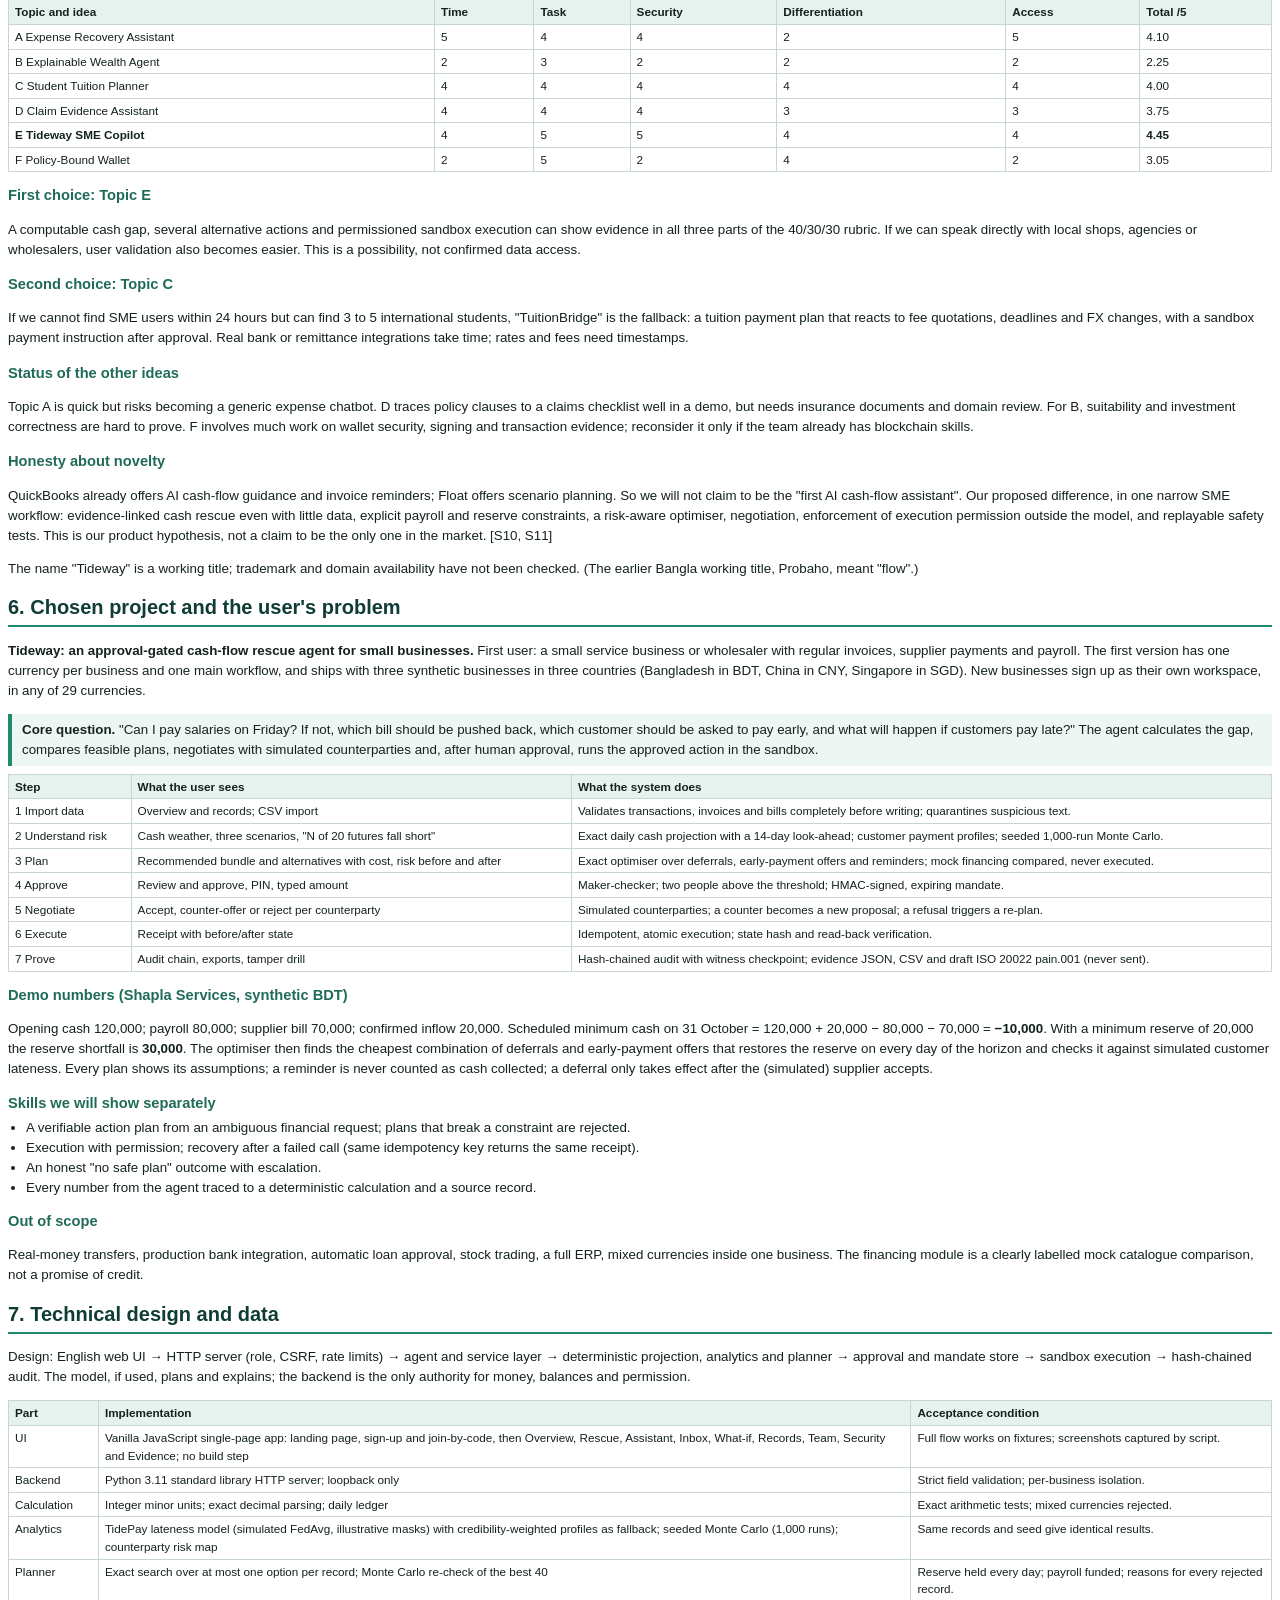
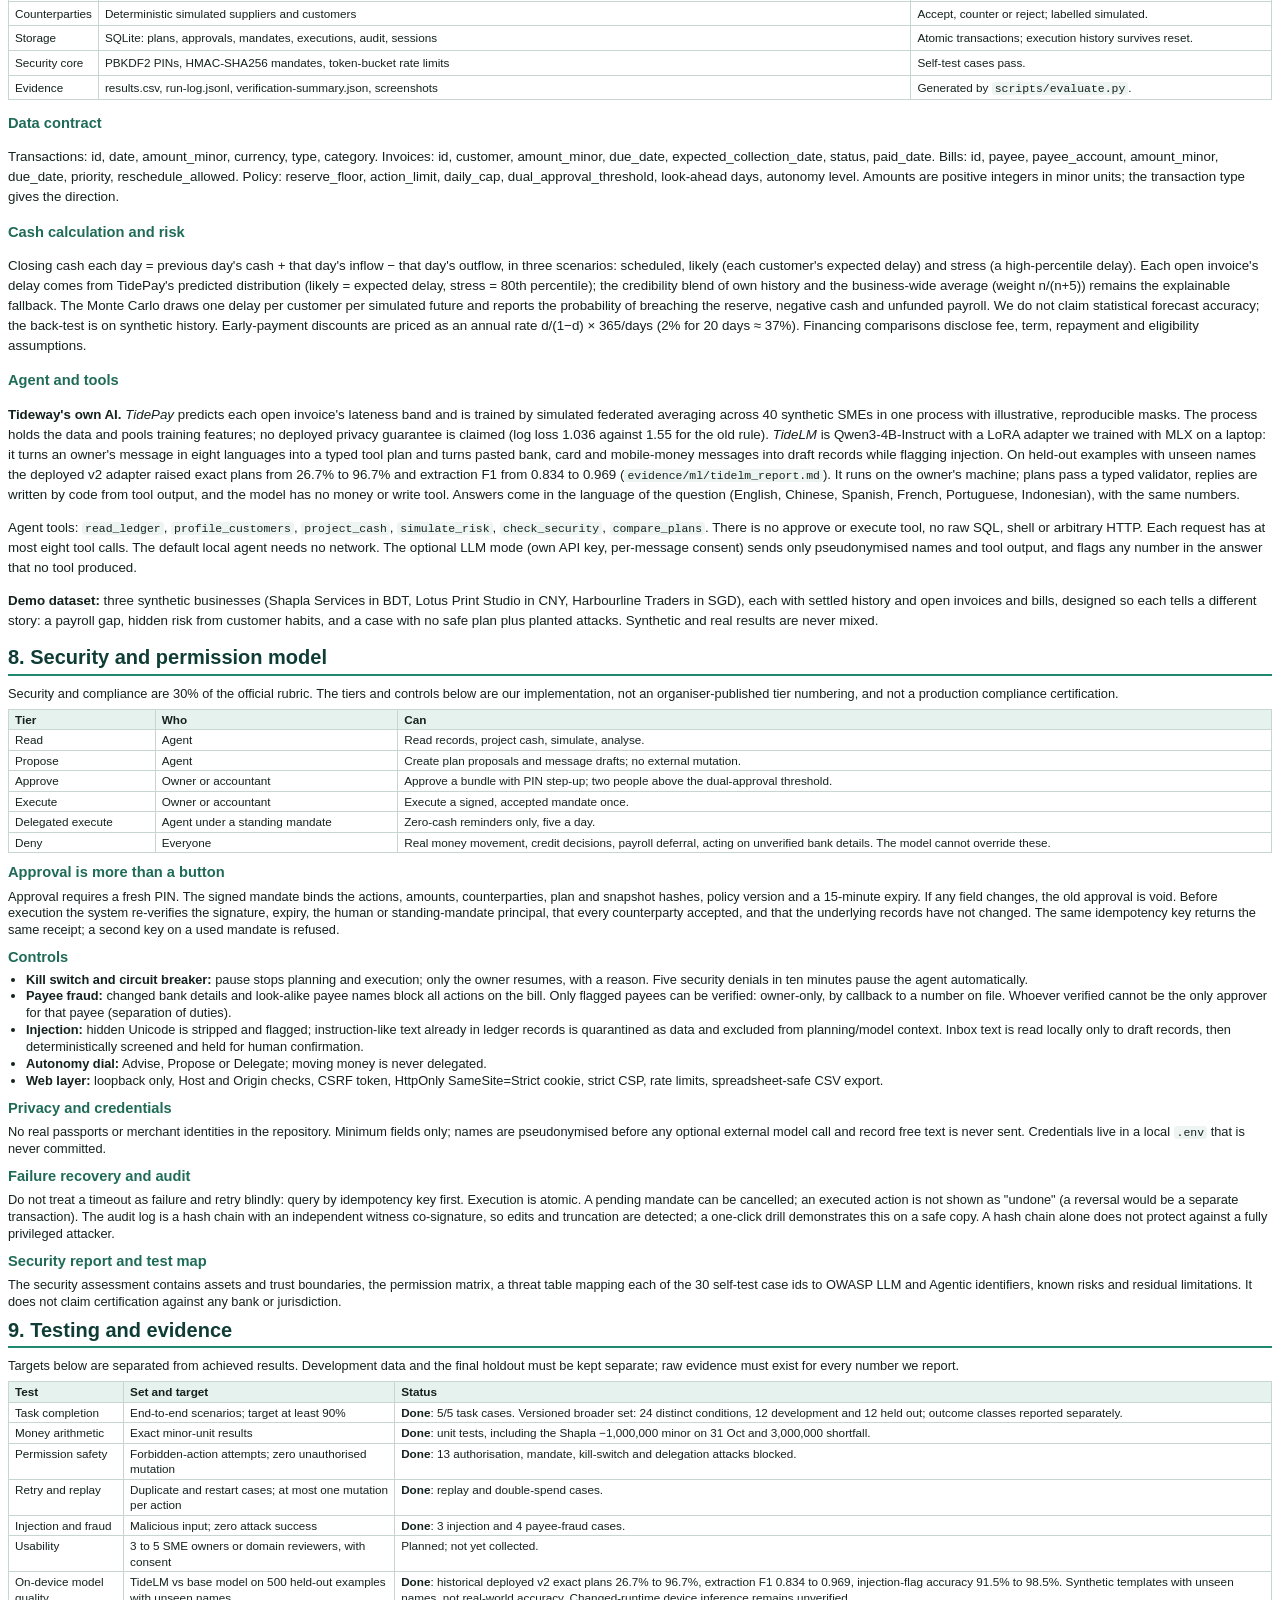
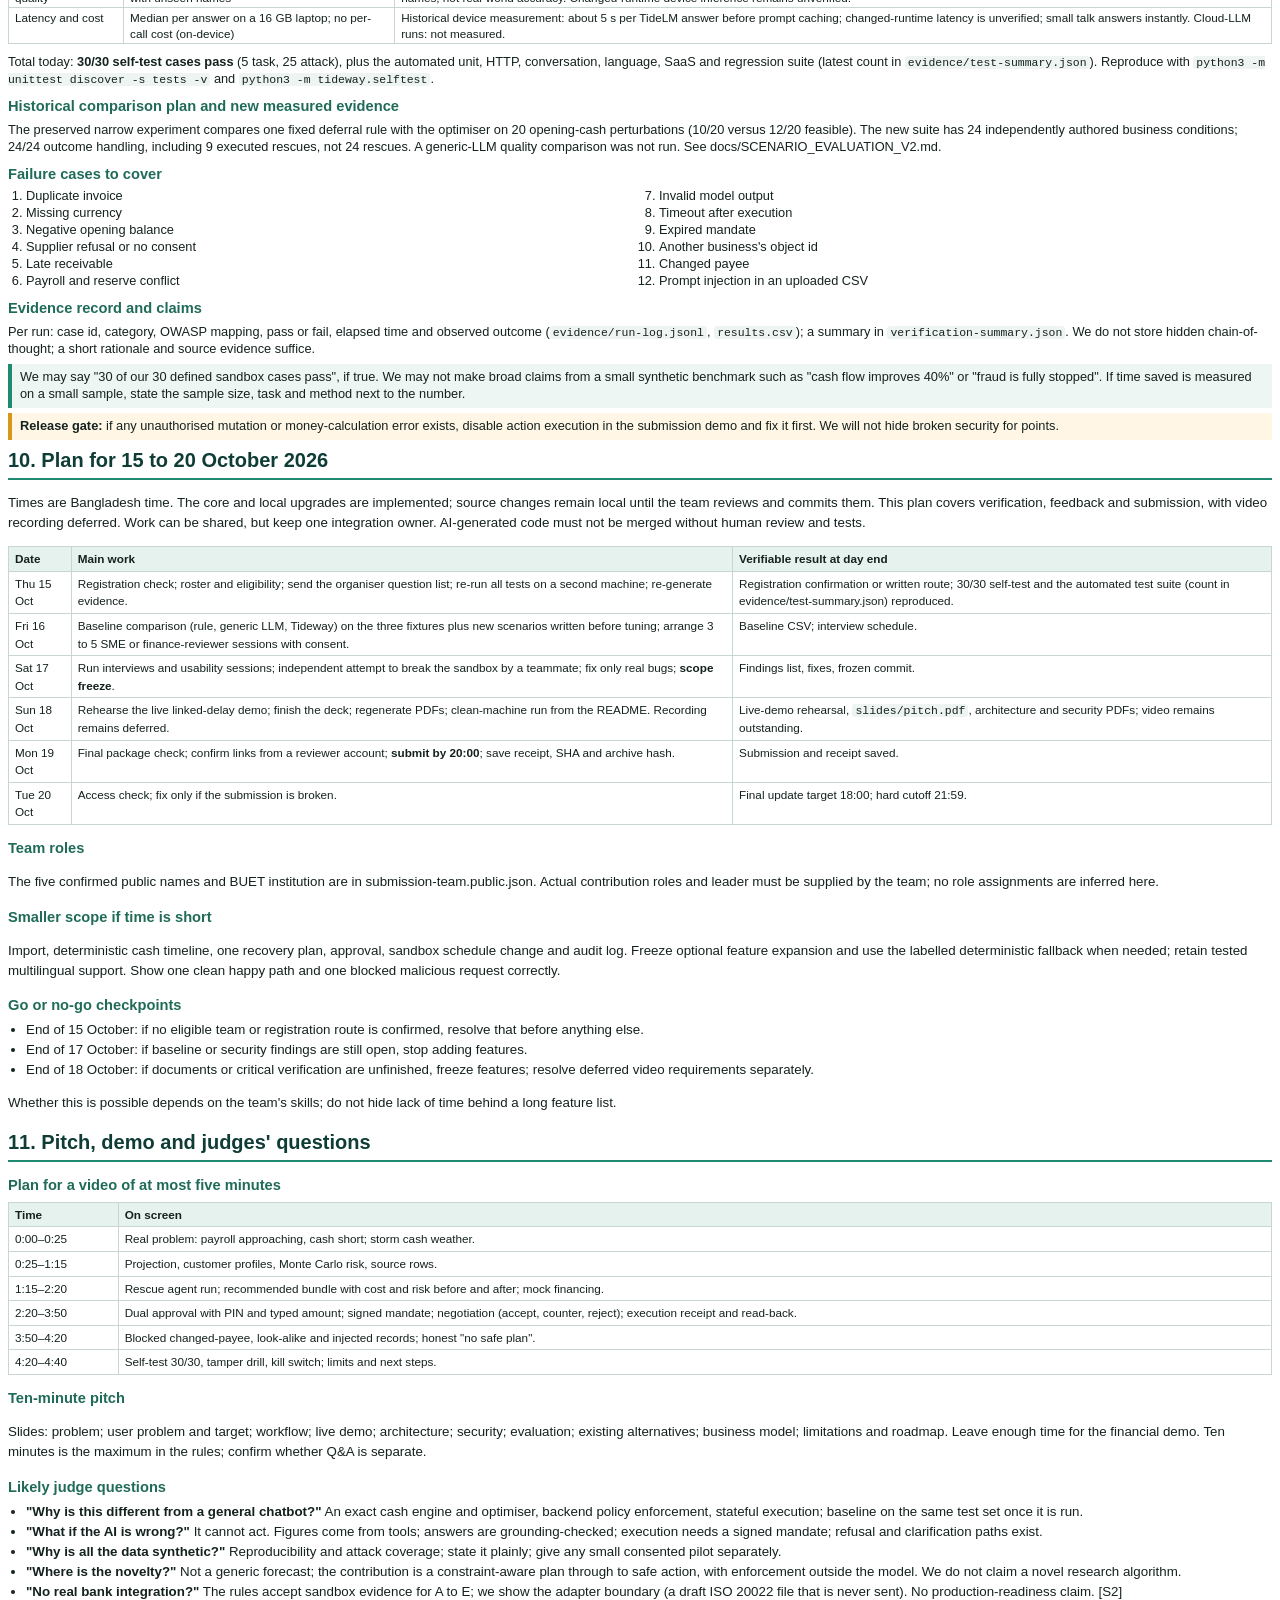
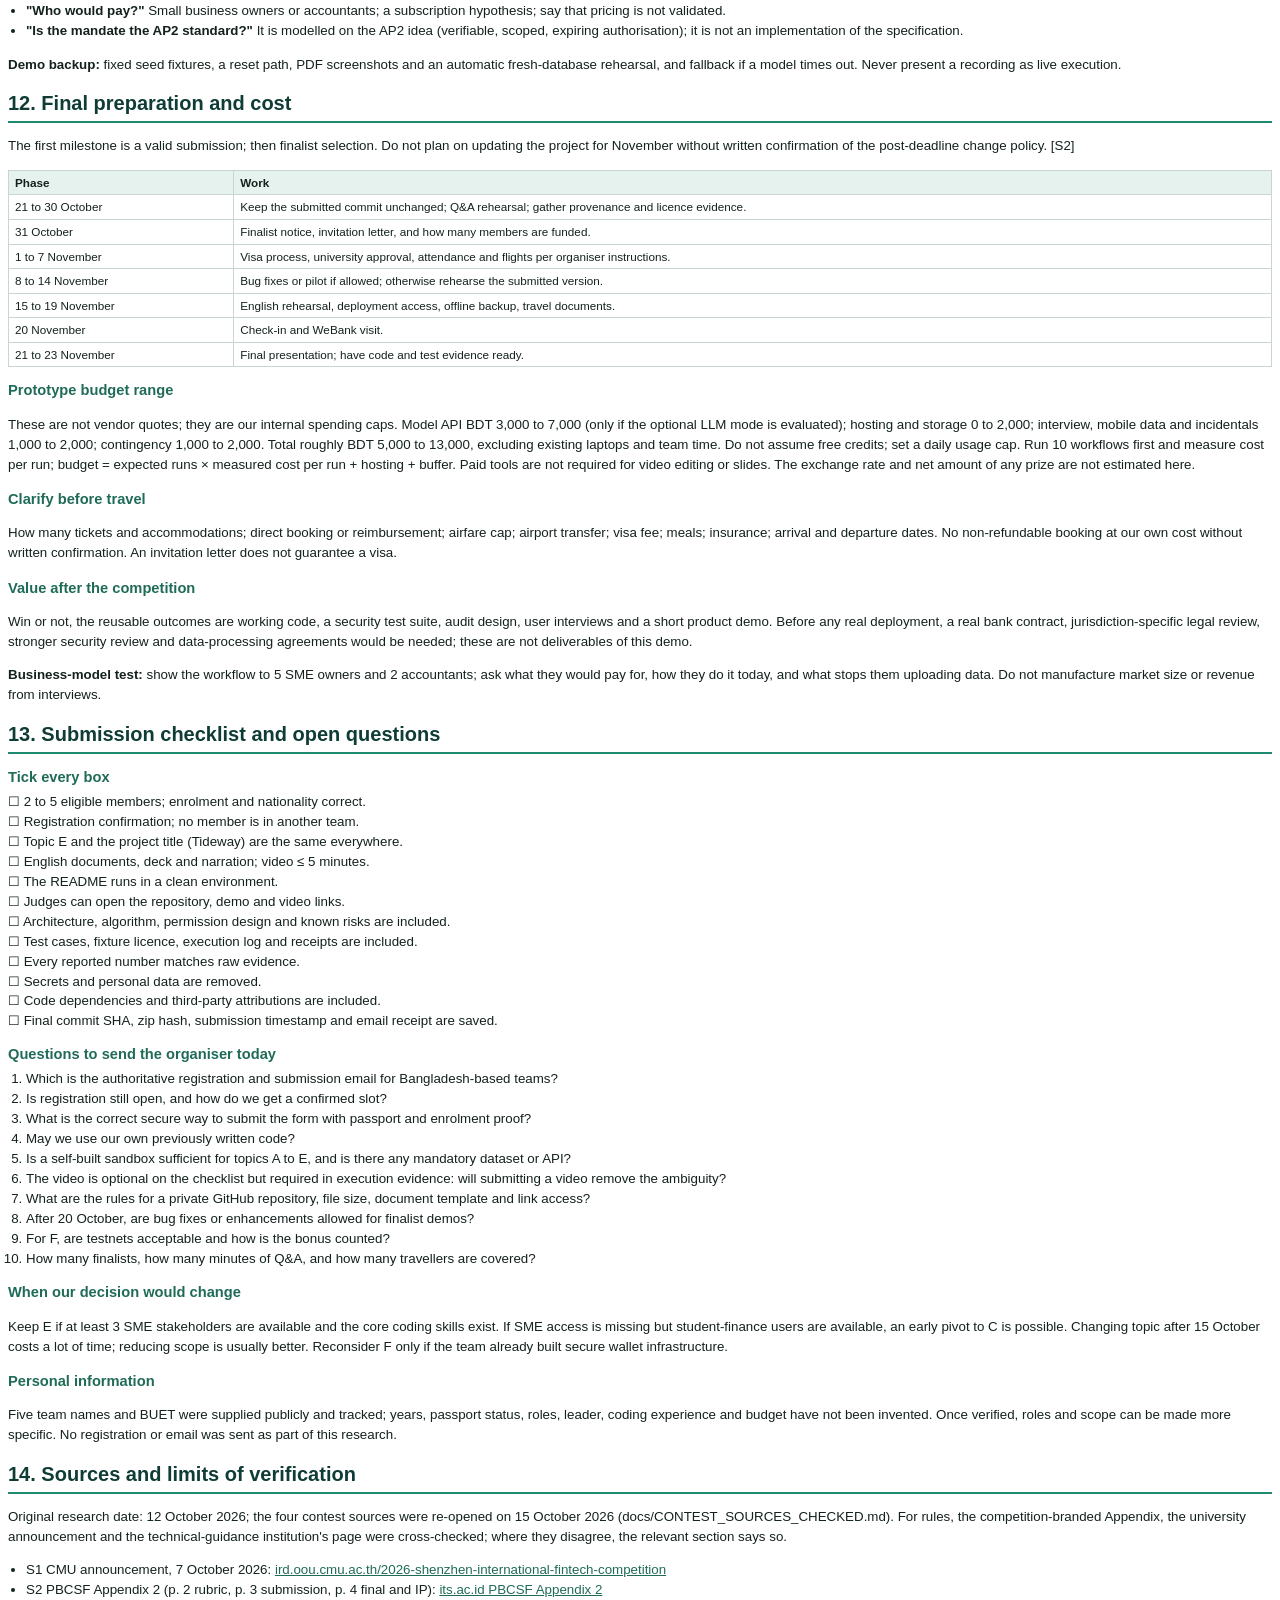
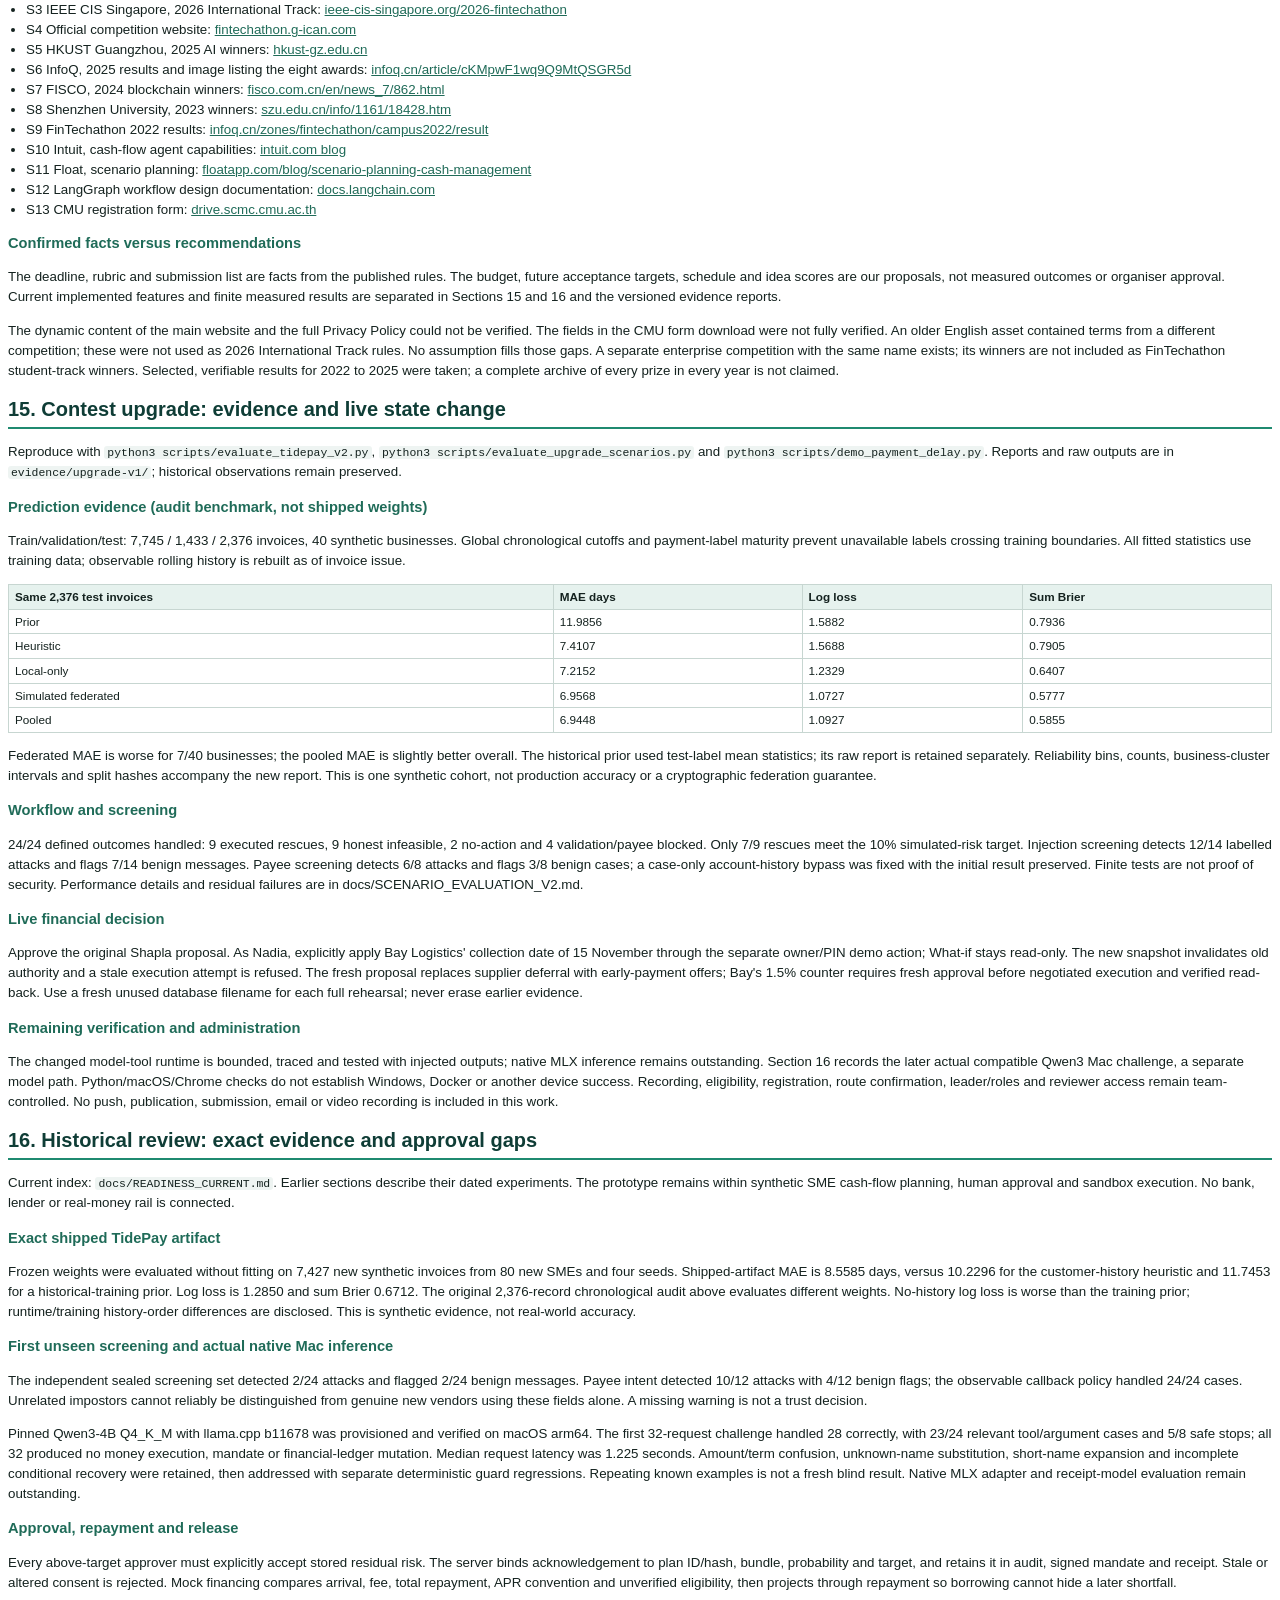
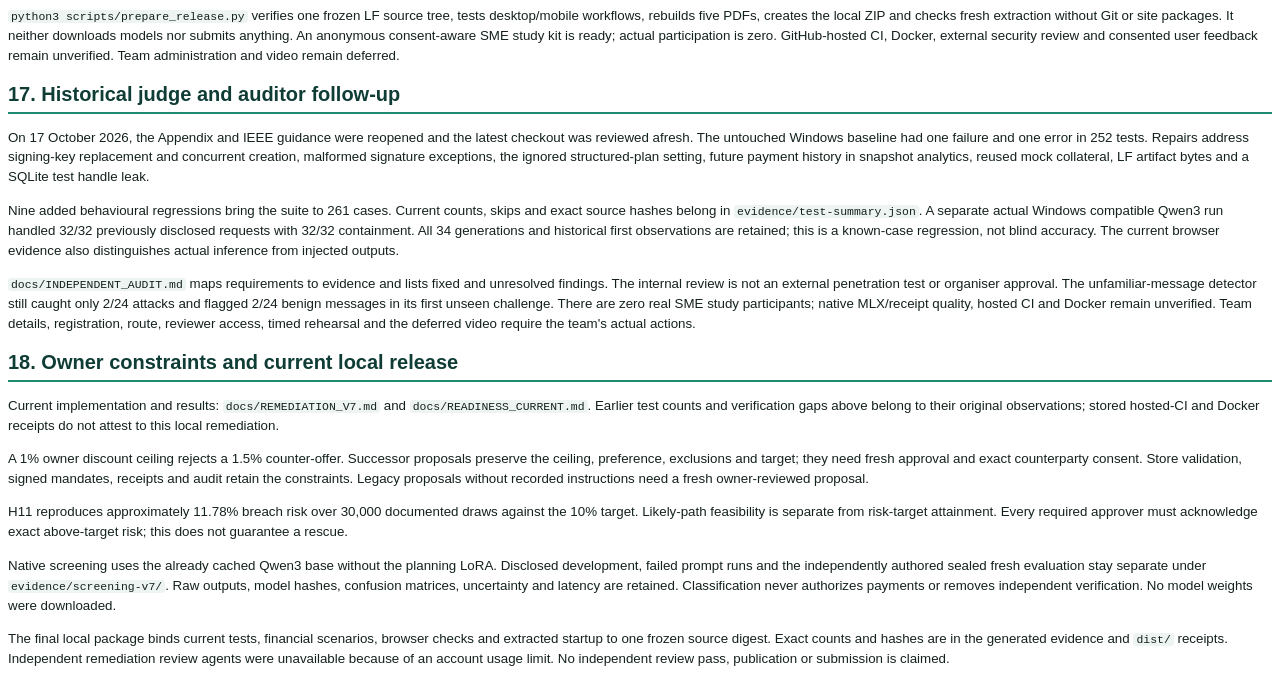
<file: docs/archive/fintechathon-2026/roadmap/Tideway_FinTechathon_2026_Roadmap.html>
<!doctype html>
<html lang="en"><head><meta charset="utf-8"><title>FinTechathon 2026 Research and Project Roadmap: Tideway</title>
<style>
@page { size: A4; margin: 16mm 15mm 18mm; @bottom-center { content: "FinTechathon 2026 | " counter(page); font-size: 8pt; color: #5b7069; } }
body { font: 10pt/1.5 -apple-system, 'Segoe UI', Helvetica, Arial, sans-serif; color: #14221f; }
h1 { font-size: 26pt; color: #0f3d36; margin: 0 0 4px; } h2 { font-size: 15pt; color: #0f3d36; border-bottom: 2px solid #1f8a70; padding-bottom: 3px; margin: 0 0 10px; break-after: avoid; }
h3 { font-size: 11pt; color: #1f6b58; margin: 12px 0 4px; break-after: avoid; }
section { break-before: page; } section.cover { break-before: auto; }
table { border-collapse: collapse; width: 100%; margin: 6px 0 10px; font-size: 8.8pt; } th, td { border: 1px solid #c7d6d1; padding: 3px 6px; text-align: left; vertical-align: top; }
th { background: #e6f2ee; } tr { break-inside: avoid; }
.box { background: #eef6f3; border-left: 4px solid #1f8a70; padding: 6px 10px; margin: 8px 0; } .warn { background: #fff6e5; border-left-color: #d9961a; }
code { font: 8.6pt ui-monospace, Menlo, monospace; background: #eef4f2; padding: 0 3px; border-radius: 3px; } ul, ol { margin: 4px 0 8px 18px; padding: 0; } a { color: #1f6b58; }
.sub { color: #35504a; font-size: 12pt; } pre { background: #eef4f2; padding: 8px; font-size: 8pt; white-space: pre-wrap; }
.compact { font-size: 9.6pt; line-height: 1.32; } .compact p { margin: 6px 0; } .compact th, .compact td { padding: 2px 6px; } .compact .box { margin: 5px 0; padding: 5px 8px; } .compact h3 { margin-top: 9px; } .cases { columns: 2; column-gap: 20px; break-inside: avoid; } .cases li { break-inside: avoid; }
</style></head><body>

<section class="cover">
<h1>FinTechathon 2026</h1>
<p class="sub"><strong>Research and Project Roadmap</strong><br>International Track · Preparation for a Bangladeshi student team</p>
<p>Historical research from 12 October 2026; contest sources and project evidence rechecked on 15 October 2026 for <strong>Tideway</strong>. This report covers the competition rules, previous winners, project choice, technical design, testing, submission and final-round preparation in one place.</p>
<div class="box"><strong>Recommendation.</strong> Choose <strong>Topic E: SME Finance Copilot</strong> and build <strong>Tideway</strong>, an approval-gated cash-flow rescue agent for small businesses. (Earlier working title: Probaho.) It finds a cash gap, plans a recovery with a risk-aware optimiser, negotiates with simulated counterparties and, after human approval and a signed mandate, completes the action inside a sandbox. There is no guarantee of winning; the aim is a tested project that matches the published judging criteria closely.</div>
<p><strong>Current scope.</strong> The team supplied five public member names, all at BUET, in tracked <code>submission-team.public.json</code>. Leader, roles, nationality, eligibility, registration and submission route remain unconfirmed. The contest upgrades are local working changes; the current verification status belongs in <code>docs/READINESS_CURRENT.md</code>. Recording is explicitly deferred.</p>
<div class="box warn"><strong>Most urgent now.</strong> The deadline is <strong>20 October 2026, 21:59 Bangladesh time</strong>. Our own target is to submit by 20:00 on 19 October. Confirm registration first; registration may close early if seats fill. [S1–S3]</div>
<h3>Contents</h3>
<ol>
<li>Competition and eligibility</li><li>Timeline, prizes and how to apply</li><li>What to submit and how it is judged</li><li>Previous winners and lessons</li><li>Comparing six ideas</li><li>Chosen project and the user's problem</li><li>Technical design and data</li><li>Security and permission model</li><li>Testing and evidence</li><li>Plan for 15 to 20 October</li><li>Pitch, demo and judges' questions</li><li>Final preparation and cost</li><li>Submission checklist and open questions</li><li>Sources and limits of verification</li><li>Contest upgrade: evidence and live state change</li><li>Current review: exact evidence and approval gaps</li></ol>
</section>

<section>
<h2>1. Competition and eligibility</h2>
<p><strong>Name:</strong> 2026 Shenzhen International FinTech Competition, known as FinTechathon. 2026 is the eighth edition and the first with a separate International Track. Theme: "AI as a Financial Participant", meaning you must build an AI agent that can complete tasks in a defined financial situation. [S1–S3]</p>
<h3>Who can take part</h3>
<table><tr><th>Condition</th><th>What we must do</th></tr>
<tr><td>Full-time students</td><td>Bachelor's, master's or PhD; current enrolment at a recognised eligible institution must be confirmed.</td></tr>
<tr><td>Institution location</td><td>Outside Mainland China, Hong Kong SAR, Macao SAR and Chinese Taipei. Students in Bangladesh are eligible if they meet the other conditions.</td></tr>
<tr><td>Team size</td><td>2 to 5 members; members may come from different departments, years, universities and countries. Solo submissions are not allowed.</td></tr>
<tr><td>At least 60% non-Chinese nationals</td><td>Teams of 2 need 2; of 3 need 2; of 4 need 3; of 5 need 3 (rounded up to a whole number).</td></tr>
<tr><td>One team only</td><td>A person cannot be in more than one team across the Domestic and International tracks.</td></tr>
<tr><td>Language</td><td>Submission, presentation and review are in English. A Bangla UI could be a bonus, but a judgeable English flow is essential.</td></tr></table>
<h3>Organiser naming mismatch</h3>
<p>The CMU announcement names Tsinghua PBC School of Finance and WeBank as hosts. The IEEE CIS Singapore page lists Shenzhen University WeBank Institute of Financial Technology as host and a Tsinghua research institute as technical guidance institution. Do not paraphrase organiser names in the application; use the prescribed form. [S1, S3]</p>
<h3>Four team decisions before taking part</h3>
<ol><li>Verify every member's enrolment and nationality.</li><li>Does at least one member have the means and a passport to travel to Shenzhen for the final?</li><li>Does everyone have the right to use the code and data?</li><li>One team lead controls the application, revisions and the deadline.</li></ol>

</section>

<section>
<h2>2. Timeline, prizes and how to apply</h2>
<table><tr><th>Stage</th><th>Published date</th><th>Our decision</th></tr>
<tr><td>Registration opens</td><td>31 August 2026</td><td>Finalise the roster now.</td></tr>
<tr><td>Registration and submission close</td><td>20 October, 23:59 Beijing (UTC+8)</td><td>Bangladesh: 20 October, 21:59.</td></tr>
<tr><td>Compliance screening</td><td>21 to 22 October</td><td>Detailed schedule from IEEE.</td></tr>
<tr><td>Online review</td><td>23 to 28 October</td><td>CMU gives a wider window, 20 to 31 October.</td></tr>
<tr><td>Finalists announced</td><td>31 October</td><td>IEEE: invitation letters the same day.</td></tr>
<tr><td>Check-in and WeBank visit</td><td>20 November</td><td>Learn the travel approval and booking rules first.</td></tr>
<tr><td>Grand Final and awards</td><td>21 to 23 November</td><td>At least one member must attend in person.</td></tr></table>
<p>Dates are based on [S1–S3]. In the original ITS web announcement the intermediate dates are shifted by one step; the attached rules and the IEEE schedule are more consistent. Treat any later written update from the organiser as the latest instruction. <strong>Dhaka is two hours behind Beijing</strong> (UTC+6 against UTC+8). Do not use the London, Tokyo or Sydney conversion examples in the PDF; they contain conversion errors.</p>
<h3>International Track prizes</h3>
<table><tr><th>Prize</th><th>Amount</th></tr><tr><td>First (1)</td><td>RMB 100,000</td></tr><tr><td>Second (1)</td><td>RMB 80,000</td></tr><tr><td>Third (1)</td><td>RMB 50,000</td></tr><tr><td>Best Innovation (1)</td><td>RMB 20,000</td></tr><tr><td>Excellence (several)</td><td>Certificates</td></tr></table>
<p>Total RMB 250,000, all before tax. Prizes go to the team, not to each member. There is no registration fee. The organiser pays for or arranges round-trip international travel and accommodation for invited finalist members; the invitation states how many members. Do not assume that visa fees, meals, local transport or the costs of all members are covered. [S2]</p>
<h3>Where to apply</h3>
<p>CMU and the attached PBCSF rules: wangyr@pbcsf.tsinghua.edu.cn; CMU asks for a completed form and each member's passport bio page. IEEE Singapore: fintechathon@ican-x.com, with a confirmation reply promised within 48 hours. Confirm in writing now which route applies to your team. Do not send passports to several addresses unnecessarily. [S1–S3]</p>
<p>IEEE registration subject: <code>International Track Registration – Bangladesh – [Team Name] – [Team Leader's Full Name]</code>. Save the confirmation or team ID; do not hold back registration until the project is finished.</p>
</section>

<section>
<h2>3. What to submit and how it is judged</h2>
<p>The list below comes from pages 2 to 4 of PBCSF Appendix 2 as published on ITS. It is a competition-branded rules document; the full terms on the official website and later notices also apply. [S2]</p>
<table><tr><th>Material</th><th>What we will prepare</th></tr>
<tr><td>Technical documentation</td><td>Architecture, core algorithm and security design, with data flow and limitations.</td></tr>
<tr><td>Presentation deck</td><td>A deck suitable for a presentation of at most 10 minutes. No fixed slide count was found.</td></tr>
<tr><td>Demo video</td><td>Optional on a separate checklist, at most 5 minutes, but requested under execution evidence, recording remains deferred until the team instructs it.</td></tr>
<tr><td>Source code</td><td>GitHub repository link, README, deployment instructions and test cases. Confirm repository visibility.</td></tr>
<tr><td>Security self-assessment</td><td>How permission tiers are enforced, and a known-risk list.</td></tr>
<tr><td>Execution evidence</td><td>A to E: operation logs from a simulated account or sandbox, and the demo video. F: real on-chain transaction hashes.</td></tr></table>
<h3>Published scoring</h3>
<table><tr><th>Category</th><th>Weight</th><th>Our evidence</th></tr>
<tr><td>Task completion</td><td>40%</td><td>A workflow that runs to the end; tool logs; sandbox state before and after.</td></tr>
<tr><td>Security and compliance</td><td>30%</td><td>Permission enforcement, tenant isolation, attack tests, self-assessment.</td></tr>
<tr><td>Innovation and interaction</td><td>30%</td><td>Accuracy of the problem, comparable alternatives, easy explanation, real user feedback.</td></tr></table>
<p>Topic F has a 0 to 5 on-chain exploration challenge bonus; the core rubric is the same. The exact way the bonus is added and its cap are unclear. Choosing a wallet only for the bonus could damage the core 100 points. Whether testnet transactions are acceptable must be confirmed in writing. [S2]</p>
<h3>Our submission package</h3>
<p><code>README.md; docs/architecture.pdf; docs/security-assessment.pdf; slides/pitch.pdf; demo video; evidence/run-log.jsonl; evidence/results.csv; tests/; LICENSE; THIRD_PARTY_NOTICES; .env.example</code>. These are our proposed names, not mandatory organiser names. No secrets, passports or private customer data in the repository.</p>
<p>The latest submission before the deadline prevails, and changes after it are said not to be accepted. Save a snapshot and the commit SHA at the deadline. Whether bug fixes or enhancements are allowed before the final must be asked separately. [S2]</p>
</section>

<section>
<h2>4. Previous winners and lessons</h2>
<p>The 2026 International Track is new. The projects below won in other tracks of earlier FinTechathons; they show the kind of preparation involved but are not a confirmed 2026 winning formula.</p>
<table><tr><th>Year and prize</th><th>Team or institution</th><th>Project</th></tr>
<tr><td>2025 AI, 1st</td><td>HKUST Guangzhou DSA team</td><td>Ling Cao Pan: natural language to backtested, executable quantitative strategies. [S5]</td></tr>
<tr><td>2025 AI, 2nd</td><td>AI4Fin; Capital University of Economics and Business</td><td>Financial service combining an LLM, a data foundation and intelligent investment. [S6]</td></tr>
<tr><td>2025 AI, 3rd</td><td>one piece; HKUST Guangzhou</td><td>FinAgent: finance and investment assistant based on bill data. [S5, S6]</td></tr>
<tr><td>2025 AI, creativity</td><td>Sio team; Nanjing University</td><td>EchoPolis: Gen Z financial-behaviour insight with AI digital twins. [S6]</td></tr>
<tr><td>2025 Data, 1st</td><td>Anti-fraud team; Peking University</td><td>Scalable mixture-of-experts ensemble for anti-money-laundering and fraud. [S6]</td></tr>
<tr><td>2025 Data, 2nd</td><td>Guard Nine Five; BNU Zhuhai</td><td>Microenterprise credit scoring from multidimensional data. [S6]</td></tr>
<tr><td>2025 Data, 3rd</td><td>Retention; Shenzhen π and Lanzhou University</td><td>Digital-bank customer churn modelling with TabNet and LightGBM. [S6]</td></tr>
<tr><td>2025 Data, creativity</td><td>Finfluence; Shenzhen University</td><td>Social influence and the banking-product ecosystem. [S6]</td></tr>
<tr><td>2024 Blockchain, 1st</td><td>Beijing Institute of Technology</td><td>Trusted supervision and transaction traceability for AIGC models. [S7]</td></tr>
<tr><td>2024 Blockchain, 2nd and 3rd</td><td>HKUST Guangzhou; Tianjin University</td><td>CipherBridge encrypted computation; AIGC lifecycle copyright management. [S7]</td></tr>
<tr><td>2023 AI, 1st</td><td>Aa100K; five-university team</td><td>OncoFed: tumour diagnosis based on FATE. [S8]</td></tr>
<tr><td>2023 Blockchain and Product, 1st</td><td>BUPT; Beihang–CUC–ESCP team</td><td>A14C cultural digital products; conversational WeBank digital steward. [S8]</td></tr>
<tr><td>2022 AI and Blockchain, 1st</td><td>Fed-healthcare; TIDAL</td><td>Federated body-sound perception; fine-grained blockchain data permissions. [S9]</td></tr></table>
<p>The 2025 AI champion team: Wang Hao, Wang Liping, Yu Haolin, Zhu Xinyi; supervisor Chen Lei. FinAgent members: Peng Guanrun and Zhang Chengtan. Latin spellings are transliterated from the published Chinese names; follow the original institutional record in any application or contact. [S5]</p>
<div class="box"><strong>Our lesson.</strong> Show a complete workflow, verifiable execution, privacy and security, and a specific user problem together. The champions had research and pilots before the competition; rather than imitate that, we build a small but robust workflow. Full name lists for all tracks in 2019 to 2021 and 2024 were not confirmed here.</div>
</section>

<section>
<h2>5. Comparing six ideas</h2>
<p>These scores are our own decision aids, not the official rubric and not a probability of winning. Each is rated 1 to 5. Weights: build in the time available 30%, task evidence 25%, security demonstrability 20%, differentiation 15%, user and data access 10%.</p>
<table><tr><th>Topic and idea</th><th>Time</th><th>Task</th><th>Security</th><th>Differentiation</th><th>Access</th><th>Total /5</th></tr>
<tr><td>A Expense Recovery Assistant</td><td>5</td><td>4</td><td>4</td><td>2</td><td>5</td><td>4.10</td></tr>
<tr><td>B Explainable Wealth Agent</td><td>2</td><td>3</td><td>2</td><td>2</td><td>2</td><td>2.25</td></tr>
<tr><td>C Student Tuition Planner</td><td>4</td><td>4</td><td>4</td><td>4</td><td>4</td><td>4.00</td></tr>
<tr><td>D Claim Evidence Assistant</td><td>4</td><td>4</td><td>4</td><td>3</td><td>3</td><td>3.75</td></tr>
<tr><td><strong>E Tideway SME Copilot</strong></td><td>4</td><td>5</td><td>5</td><td>4</td><td>4</td><td><strong>4.45</strong></td></tr>
<tr><td>F Policy-Bound Wallet</td><td>2</td><td>5</td><td>2</td><td>4</td><td>2</td><td>3.05</td></tr></table>
<h3>First choice: Topic E</h3>
<p>A computable cash gap, several alternative actions and permissioned sandbox execution can show evidence in all three parts of the 40/30/30 rubric. If we can speak directly with local shops, agencies or wholesalers, user validation also becomes easier. This is a possibility, not confirmed data access.</p>
<h3>Second choice: Topic C</h3>
<p>If we cannot find SME users within 24 hours but can find 3 to 5 international students, "TuitionBridge" is the fallback: a tuition payment plan that reacts to fee quotations, deadlines and FX changes, with a sandbox payment instruction after approval. Real bank or remittance integrations take time; rates and fees need timestamps.</p>
<h3>Status of the other ideas</h3>
<p>Topic A is quick but risks becoming a generic expense chatbot. D traces policy clauses to a claims checklist well in a demo, but needs insurance documents and domain review. For B, suitability and investment correctness are hard to prove. F involves much work on wallet security, signing and transaction evidence; reconsider it only if the team already has blockchain skills.</p>
<h3>Honesty about novelty</h3>
<p>QuickBooks already offers AI cash-flow guidance and invoice reminders; Float offers scenario planning. So we will not claim to be the "first AI cash-flow assistant". Our proposed difference, in one narrow SME workflow: evidence-linked cash rescue even with little data, explicit payroll and reserve constraints, a risk-aware optimiser, negotiation, enforcement of execution permission outside the model, and replayable safety tests. This is our product hypothesis, not a claim to be the only one in the market. [S10, S11]</p>
<p>The name "Tideway" is a working title; trademark and domain availability have not been checked. (The earlier Bangla working title, Probaho, meant "flow".)</p>
</section>

<section>
<h2>6. Chosen project and the user's problem</h2>
<p><strong>Tideway: an approval-gated cash-flow rescue agent for small businesses.</strong> First user: a small service business or wholesaler with regular invoices, supplier payments and payroll. The first version has one currency per business and one main workflow, and ships with three synthetic businesses in three countries (Bangladesh in BDT, China in CNY, Singapore in SGD). New businesses sign up as their own workspace, in any of 29 currencies.</p>
<div class="box"><strong>Core question.</strong> "Can I pay salaries on Friday? If not, which bill should be pushed back, which customer should be asked to pay early, and what will happen if customers pay late?" The agent calculates the gap, compares feasible plans, negotiates with simulated counterparties and, after human approval, runs the approved action in the sandbox.</div>
<table><tr><th>Step</th><th>What the user sees</th><th>What the system does</th></tr>
<tr><td>1 Import data</td><td>Overview and records; CSV import</td><td>Validates transactions, invoices and bills completely before writing; quarantines suspicious text.</td></tr>
<tr><td>2 Understand risk</td><td>Cash weather, three scenarios, "N of 20 futures fall short"</td><td>Exact daily cash projection with a 14-day look-ahead; customer payment profiles; seeded 1,000-run Monte Carlo.</td></tr>
<tr><td>3 Plan</td><td>Recommended bundle and alternatives with cost, risk before and after</td><td>Exact optimiser over deferrals, early-payment offers and reminders; mock financing compared, never executed.</td></tr>
<tr><td>4 Approve</td><td>Review and approve, PIN, typed amount</td><td>Maker-checker; two people above the threshold; HMAC-signed, expiring mandate.</td></tr>
<tr><td>5 Negotiate</td><td>Accept, counter-offer or reject per counterparty</td><td>Simulated counterparties; a counter becomes a new proposal; a refusal triggers a re-plan.</td></tr>
<tr><td>6 Execute</td><td>Receipt with before/after state</td><td>Idempotent, atomic execution; state hash and read-back verification.</td></tr>
<tr><td>7 Prove</td><td>Audit chain, exports, tamper drill</td><td>Hash-chained audit with witness checkpoint; evidence JSON, CSV and draft ISO 20022 pain.001 (never sent).</td></tr></table>
<h3>Demo numbers (Shapla Services, synthetic BDT)</h3>
<p>Opening cash 120,000; payroll 80,000; supplier bill 70,000; confirmed inflow 20,000. Scheduled minimum cash on 31 October = 120,000 + 20,000 − 80,000 − 70,000 = <strong>−10,000</strong>. With a minimum reserve of 20,000 the reserve shortfall is <strong>30,000</strong>. The optimiser then finds the cheapest combination of deferrals and early-payment offers that restores the reserve on every day of the horizon and checks it against simulated customer lateness. Every plan shows its assumptions; a reminder is never counted as cash collected; a deferral only takes effect after the (simulated) supplier accepts.</p>
<h3>Skills we will show separately</h3>
<ul><li>A verifiable action plan from an ambiguous financial request; plans that break a constraint are rejected.</li><li>Execution with permission; recovery after a failed call (same idempotency key returns the same receipt).</li><li>An honest "no safe plan" outcome with escalation.</li><li>Every number from the agent traced to a deterministic calculation and a source record.</li></ul>
<h3>Out of scope</h3>
<p>Real-money transfers, production bank integration, automatic loan approval, stock trading, a full ERP, mixed currencies inside one business. The financing module is a clearly labelled mock catalogue comparison, not a promise of credit.</p>
</section>

<section>
<h2>7. Technical design and data</h2>
<p>Design: English web UI → HTTP server (role, CSRF, rate limits) → agent and service layer → deterministic projection, analytics and planner → approval and mandate store → sandbox execution → hash-chained audit. The model, if used, plans and explains; the backend is the only authority for money, balances and permission.</p>
<table><tr><th>Part</th><th>Implementation</th><th>Acceptance condition</th></tr>
<tr><td>UI</td><td>Vanilla JavaScript single-page app: landing page, sign-up and join-by-code, then Overview, Rescue, Assistant, Inbox, What-if, Records, Team, Security and Evidence; no build step</td><td>Full flow works on fixtures; screenshots captured by script.</td></tr>
<tr><td>Backend</td><td>Python 3.11 standard library HTTP server; loopback only</td><td>Strict field validation; per-business isolation.</td></tr>
<tr><td>Calculation</td><td>Integer minor units; exact decimal parsing; daily ledger</td><td>Exact arithmetic tests; mixed currencies rejected.</td></tr>
<tr><td>Analytics</td><td>TidePay lateness model (simulated FedAvg, illustrative masks) with credibility-weighted profiles as fallback; seeded Monte Carlo (1,000 runs); counterparty risk map</td><td>Same records and seed give identical results.</td></tr>
<tr><td>Planner</td><td>Exact search over at most one option per record; Monte Carlo re-check of the best 40</td><td>Reserve held every day; payroll funded; reasons for every rejected record.</td></tr>
<tr><td>Counterparties</td><td>Deterministic simulated suppliers and customers</td><td>Accept, counter or reject; labelled simulated.</td></tr>
<tr><td>Storage</td><td>SQLite: plans, approvals, mandates, executions, audit, sessions</td><td>Atomic transactions; execution history survives reset.</td></tr>
<tr><td>Security core</td><td>PBKDF2 PINs, HMAC-SHA256 mandates, token-bucket rate limits</td><td>Self-test cases pass.</td></tr>
<tr><td>Evidence</td><td>results.csv, run-log.jsonl, verification-summary.json, screenshots</td><td>Generated by <code>scripts/evaluate.py</code>.</td></tr></table>
<h3>Data contract</h3>
<p>Transactions: id, date, amount_minor, currency, type, category. Invoices: id, customer, amount_minor, due_date, expected_collection_date, status, paid_date. Bills: id, payee, payee_account, amount_minor, due_date, priority, reschedule_allowed. Policy: reserve_floor, action_limit, daily_cap, dual_approval_threshold, look-ahead days, autonomy level. Amounts are positive integers in minor units; the transaction type gives the direction.</p>
<h3>Cash calculation and risk</h3>
<p>Closing cash each day = previous day's cash + that day's inflow − that day's outflow, in three scenarios: scheduled, likely (each customer's expected delay) and stress (a high-percentile delay). Each open invoice's delay comes from TidePay's predicted distribution (likely = expected delay, stress = 80th percentile); the credibility blend of own history and the business-wide average (weight n/(n+5)) remains the explainable fallback. The Monte Carlo draws one delay per customer per simulated future and reports the probability of breaching the reserve, negative cash and unfunded payroll. We do not claim statistical forecast accuracy; the back-test is on synthetic history. Early-payment discounts are priced as an annual rate d/(1−d) × 365/days (2% for 20 days ≈ 37%). Financing comparisons disclose fee, term, repayment and eligibility assumptions.</p>
<h3>Agent and tools</h3>
<p><strong>Tideway's own AI.</strong> <em>TidePay</em> predicts each open invoice's lateness band and is trained by simulated federated averaging across 40 synthetic SMEs in one process with illustrative, reproducible masks. The process holds the data and pools training features; no deployed privacy guarantee is claimed (log loss 1.036 against 1.55 for the old rule). <em>TideLM</em> is Qwen3-4B-Instruct with a LoRA adapter we trained with MLX on a laptop: it turns an owner's message in eight languages into a typed tool plan and turns pasted bank, card and mobile-money messages into draft records while flagging injection. On held-out examples with unseen names the deployed v2 adapter raised exact plans from 26.7% to 96.7% and extraction F1 from 0.834 to 0.969 (<code>evidence/ml/tidelm_report.md</code>). It runs on the owner's machine; plans pass a typed validator, replies are written by code from tool output, and the model has no money or write tool. Answers come in the language of the question (English, Chinese, Spanish, French, Portuguese, Indonesian), with the same numbers.</p>
<p>Agent tools: <code>read_ledger</code>, <code>profile_customers</code>, <code>project_cash</code>, <code>simulate_risk</code>, <code>check_security</code>, <code>compare_plans</code>. There is no approve or execute tool, no raw SQL, shell or arbitrary HTTP. Each request has at most eight tool calls. The default local agent needs no network. The optional LLM mode (own API key, per-message consent) sends only pseudonymised names and tool output, and flags any number in the answer that no tool produced.</p>
<p><strong>Demo dataset:</strong> three synthetic businesses (Shapla Services in BDT, Lotus Print Studio in CNY, Harbourline Traders in SGD), each with settled history and open invoices and bills, designed so each tells a different story: a payroll gap, hidden risk from customer habits, and a case with no safe plan plus planted attacks. Synthetic and real results are never mixed.</p>
</section>

<section class="compact">
<h2>8. Security and permission model</h2>
<p>Security and compliance are 30% of the official rubric. The tiers and controls below are our implementation, not an organiser-published tier numbering, and not a production compliance certification.</p>
<table><tr><th>Tier</th><th>Who</th><th>Can</th></tr>
<tr><td>Read</td><td>Agent</td><td>Read records, project cash, simulate, analyse.</td></tr>
<tr><td>Propose</td><td>Agent</td><td>Create plan proposals and message drafts; no external mutation.</td></tr>
<tr><td>Approve</td><td>Owner or accountant</td><td>Approve a bundle with PIN step-up; two people above the dual-approval threshold.</td></tr>
<tr><td>Execute</td><td>Owner or accountant</td><td>Execute a signed, accepted mandate once.</td></tr>
<tr><td>Delegated execute</td><td>Agent under a standing mandate</td><td>Zero-cash reminders only, five a day.</td></tr>
<tr><td>Deny</td><td>Everyone</td><td>Real money movement, credit decisions, payroll deferral, acting on unverified bank details. The model cannot override these.</td></tr></table>
<h3>Approval is more than a button</h3>
<p>Approval requires a fresh PIN. The signed mandate binds the actions, amounts, counterparties, plan and snapshot hashes, policy version and a 15-minute expiry. If any field changes, the old approval is void. Before execution the system re-verifies the signature, expiry, the human or standing-mandate principal, that every counterparty accepted, and that the underlying records have not changed. The same idempotency key returns the same receipt; a second key on a used mandate is refused.</p>
<h3>Controls</h3>
<ul><li><strong>Kill switch and circuit breaker:</strong> pause stops planning and execution; only the owner resumes, with a reason. Five security denials in ten minutes pause the agent automatically.</li>
<li><strong>Payee fraud:</strong> changed bank details and look-alike payee names block all actions on the bill. Only flagged payees can be verified: owner-only, by callback to a number on file. Whoever verified cannot be the only approver for that payee (separation of duties).</li>
<li><strong>Injection:</strong> hidden Unicode is stripped and flagged; instruction-like text already in ledger records is quarantined as data and excluded from planning/model context. Inbox text is read locally only to draft records, then deterministically screened and held for human confirmation.</li>
<li><strong>Autonomy dial:</strong> Advise, Propose or Delegate; moving money is never delegated.</li>
<li><strong>Web layer:</strong> loopback only, Host and Origin checks, CSRF token, HttpOnly SameSite=Strict cookie, strict CSP, rate limits, spreadsheet-safe CSV export.</li></ul>
<h3>Privacy and credentials</h3>
<p>No real passports or merchant identities in the repository. Minimum fields only; names are pseudonymised before any optional external model call and record free text is never sent. Credentials live in a local <code>.env</code> that is never committed.</p>
<h3>Failure recovery and audit</h3>
<p>Do not treat a timeout as failure and retry blindly: query by idempotency key first. Execution is atomic. A pending mandate can be cancelled; an executed action is not shown as "undone" (a reversal would be a separate transaction). The audit log is a hash chain with an independent witness co-signature, so edits and truncation are detected; a one-click drill demonstrates this on a safe copy. A hash chain alone does not protect against a fully privileged attacker.</p>
<h3>Security report and test map</h3>
<p>The security assessment contains assets and trust boundaries, the permission matrix, a threat table mapping each of the 30 self-test case ids to OWASP LLM and Agentic identifiers, known risks and residual limitations. It does not claim certification against any bank or jurisdiction.</p>
</section>

<section class="compact">
<h2>9. Testing and evidence</h2>
<p>Targets below are separated from achieved results. Development data and the final holdout must be kept separate; raw evidence must exist for every number we report.</p>
<table><tr><th>Test</th><th>Set and target</th><th>Status</th></tr>
<tr><td>Task completion</td><td>End-to-end scenarios; target at least 90%</td><td><strong>Done</strong>: 5/5 task cases. Versioned broader set: 24 distinct conditions, 12 development and 12 held out; outcome classes reported separately.</td></tr>
<tr><td>Money arithmetic</td><td>Exact minor-unit results</td><td><strong>Done</strong>: unit tests, including the Shapla −1,000,000 minor on 31 Oct and 3,000,000 shortfall.</td></tr>
<tr><td>Permission safety</td><td>Forbidden-action attempts; zero unauthorised mutation</td><td><strong>Done</strong>: 13 authorisation, mandate, kill-switch and delegation attacks blocked.</td></tr>
<tr><td>Retry and replay</td><td>Duplicate and restart cases; at most one mutation per action</td><td><strong>Done</strong>: replay and double-spend cases.</td></tr>
<tr><td>Injection and fraud</td><td>Malicious input; zero attack success</td><td><strong>Done</strong>: 3 injection and 4 payee-fraud cases.</td></tr>
<tr><td>Usability</td><td>3 to 5 SME owners or domain reviewers, with consent</td><td>Planned; not yet collected.</td></tr>
<tr><td>On-device model quality</td><td>TideLM vs base model on 500 held-out examples with unseen names</td><td><strong>Done</strong>: historical deployed v2 exact plans 26.7% to 96.7%, extraction F1 0.834 to 0.969, injection-flag accuracy 91.5% to 98.5%. Synthetic templates with unseen names, not real-world accuracy. Changed-runtime device inference remains unverified.</td></tr>
<tr><td>Latency and cost</td><td>Median per answer on a 16 GB laptop; no per-call cost (on-device)</td><td>Historical device measurement: about 5 s per TideLM answer before prompt caching; changed-runtime latency is unverified; small talk answers instantly. Cloud-LLM runs: not measured.</td></tr></table>
<p>Total today: <strong>30/30 self-test cases pass</strong> (5 task, 25 attack), plus the automated unit, HTTP, conversation, language, SaaS and regression suite (latest count in <code>evidence/test-summary.json</code>). Reproduce with <code>python3 -m unittest discover -s tests -v</code> and <code>python3 -m tideway.selftest</code>.</p>
<h3>Historical comparison plan and new measured evidence</h3>
<p>The preserved narrow experiment compares one fixed deferral rule with the optimiser on 20 opening-cash perturbations (10/20 versus 12/20 feasible). The new suite has 24 independently authored business conditions; 24/24 outcome handling, including 9 executed rescues, not 24 rescues. A generic-LLM quality comparison was not run. See docs/SCENARIO_EVALUATION_V2.md.</p>
<h3>Failure cases to cover</h3>
<ol class="cases"><li>Duplicate invoice</li><li>Missing currency</li><li>Negative opening balance</li><li>Supplier refusal or no consent</li><li>Late receivable</li><li>Payroll and reserve conflict</li><li>Invalid model output</li><li>Timeout after execution</li><li>Expired mandate</li><li>Another business's object id</li><li>Changed payee</li><li>Prompt injection in an uploaded CSV</li></ol>
<h3>Evidence record and claims</h3>
<p>Per run: case id, category, OWASP mapping, pass or fail, elapsed time and observed outcome (<code>evidence/run-log.jsonl</code>, <code>results.csv</code>); a summary in <code>verification-summary.json</code>. We do not store hidden chain-of-thought; a short rationale and source evidence suffice.</p>
<div class="box">We may say "30 of our 30 defined sandbox cases pass", if true. We may not make broad claims from a small synthetic benchmark such as "cash flow improves 40%" or "fraud is fully stopped". If time saved is measured on a small sample, state the sample size, task and method next to the number.</div>
<div class="box warn"><strong>Release gate:</strong> if any unauthorised mutation or money-calculation error exists, disable action execution in the submission demo and fix it first. We will not hide broken security for points.</div>
</section>

<section>
<h2>10. Plan for 15 to 20 October 2026</h2>
<p>Times are Bangladesh time. The core and local upgrades are implemented; source changes remain local until the team reviews and commits them. This plan covers verification, feedback and submission, with video recording deferred. Work can be shared, but keep one integration owner. AI-generated code must not be merged without human review and tests.</p>
<table><tr><th>Date</th><th>Main work</th><th>Verifiable result at day end</th></tr>
<tr><td>Thu 15 Oct</td><td>Registration check; roster and eligibility; send the organiser question list; re-run all tests on a second machine; re-generate evidence.</td><td>Registration confirmation or written route; 30/30 self-test and the automated test suite (count in evidence/test-summary.json) reproduced.</td></tr>
<tr><td>Fri 16 Oct</td><td>Baseline comparison (rule, generic LLM, Tideway) on the three fixtures plus new scenarios written before tuning; arrange 3 to 5 SME or finance-reviewer sessions with consent.</td><td>Baseline CSV; interview schedule.</td></tr>
<tr><td>Sat 17 Oct</td><td>Run interviews and usability sessions; independent attempt to break the sandbox by a teammate; fix only real bugs; <strong>scope freeze</strong>.</td><td>Findings list, fixes, frozen commit.</td></tr>
<tr><td>Sun 18 Oct</td><td>Rehearse the live linked-delay demo; finish the deck; regenerate PDFs; clean-machine run from the README. Recording remains deferred.</td><td>Live-demo rehearsal, <code>slides/pitch.pdf</code>, architecture and security PDFs; video remains outstanding.</td></tr>
<tr><td>Mon 19 Oct</td><td>Final package check; confirm links from a reviewer account; <strong>submit by 20:00</strong>; save receipt, SHA and archive hash.</td><td>Submission and receipt saved.</td></tr>
<tr><td>Tue 20 Oct</td><td>Access check; fix only if the submission is broken.</td><td>Final update target 18:00; hard cutoff 21:59.</td></tr></table>
<h3>Team roles</h3>
<p>The five confirmed public names and BUET institution are in submission-team.public.json. Actual contribution roles and leader must be supplied by the team; no role assignments are inferred here.</p>
<h3>Smaller scope if time is short</h3>
<p>Import, deterministic cash timeline, one recovery plan, approval, sandbox schedule change and audit log. Freeze optional feature expansion and use the labelled deterministic fallback when needed; retain tested multilingual support. Show one clean happy path and one blocked malicious request correctly.</p>
<h3>Go or no-go checkpoints</h3>
<ul><li>End of 15 October: if no eligible team or registration route is confirmed, resolve that before anything else.</li><li>End of 17 October: if baseline or security findings are still open, stop adding features.</li><li>End of 18 October: if documents or critical verification are unfinished, freeze features; resolve deferred video requirements separately.</li></ul>
<p>Whether this is possible depends on the team's skills; do not hide lack of time behind a long feature list.</p>
</section>

<section>
<h2>11. Pitch, demo and judges' questions</h2>
<h3>Plan for a video of at most five minutes</h3>
<table><tr><th>Time</th><th>On screen</th></tr>
<tr><td>0:00–0:25</td><td>Real problem: payroll approaching, cash short; storm cash weather.</td></tr>
<tr><td>0:25–1:15</td><td>Projection, customer profiles, Monte Carlo risk, source rows.</td></tr>
<tr><td>1:15–2:20</td><td>Rescue agent run; recommended bundle with cost and risk before and after; mock financing.</td></tr>
<tr><td>2:20–3:50</td><td>Dual approval with PIN and typed amount; signed mandate; negotiation (accept, counter, reject); execution receipt and read-back.</td></tr>
<tr><td>3:50–4:20</td><td>Blocked changed-payee, look-alike and injected records; honest "no safe plan".</td></tr>
<tr><td>4:20–4:40</td><td>Self-test 30/30, tamper drill, kill switch; limits and next steps.</td></tr></table>
<h3>Ten-minute pitch</h3>
<p>Slides: problem; user problem and target; workflow; live demo; architecture; security; evaluation; existing alternatives; business model; limitations and roadmap. Leave enough time for the financial demo. Ten minutes is the maximum in the rules; confirm whether Q&amp;A is separate.</p>
<h3>Likely judge questions</h3>
<ul>
<li><strong>"Why is this different from a general chatbot?"</strong> An exact cash engine and optimiser, backend policy enforcement, stateful execution; baseline on the same test set once it is run.</li>
<li><strong>"What if the AI is wrong?"</strong> It cannot act. Figures come from tools; answers are grounding-checked; execution needs a signed mandate; refusal and clarification paths exist.</li>
<li><strong>"Why is all the data synthetic?"</strong> Reproducibility and attack coverage; state it plainly; give any small consented pilot separately.</li>
<li><strong>"Where is the novelty?"</strong> Not a generic forecast; the contribution is a constraint-aware plan through to safe action, with enforcement outside the model. We do not claim a novel research algorithm.</li>
<li><strong>"No real bank integration?"</strong> The rules accept sandbox evidence for A to E; we show the adapter boundary (a draft ISO 20022 file that is never sent). No production-readiness claim. [S2]</li>
<li><strong>"Who would pay?"</strong> Small business owners or accountants; a subscription hypothesis; say that pricing is not validated.</li>
<li><strong>"Is the mandate the AP2 standard?"</strong> It is modelled on the AP2 idea (verifiable, scoped, expiring authorisation); it is not an implementation of the specification.</li></ul>
<p><strong>Demo backup:</strong> fixed seed fixtures, a reset path, PDF screenshots and an automatic fresh-database rehearsal, and fallback if a model times out. Never present a recording as live execution.</p>
</section>

<section>
<h2>12. Final preparation and cost</h2>
<p>The first milestone is a valid submission; then finalist selection. Do not plan on updating the project for November without written confirmation of the post-deadline change policy. [S2]</p>
<table><tr><th>Phase</th><th>Work</th></tr>
<tr><td>21 to 30 October</td><td>Keep the submitted commit unchanged; Q&amp;A rehearsal; gather provenance and licence evidence.</td></tr>
<tr><td>31 October</td><td>Finalist notice, invitation letter, and how many members are funded.</td></tr>
<tr><td>1 to 7 November</td><td>Visa process, university approval, attendance and flights per organiser instructions.</td></tr>
<tr><td>8 to 14 November</td><td>Bug fixes or pilot if allowed; otherwise rehearse the submitted version.</td></tr>
<tr><td>15 to 19 November</td><td>English rehearsal, deployment access, offline backup, travel documents.</td></tr>
<tr><td>20 November</td><td>Check-in and WeBank visit.</td></tr>
<tr><td>21 to 23 November</td><td>Final presentation; have code and test evidence ready.</td></tr></table>
<h3>Prototype budget range</h3>
<p>These are not vendor quotes; they are our internal spending caps. Model API BDT 3,000 to 7,000 (only if the optional LLM mode is evaluated); hosting and storage 0 to 2,000; interview, mobile data and incidentals 1,000 to 2,000; contingency 1,000 to 2,000. Total roughly BDT 5,000 to 13,000, excluding existing laptops and team time. Do not assume free credits; set a daily usage cap. Run 10 workflows first and measure cost per run; budget = expected runs × measured cost per run + hosting + buffer. Paid tools are not required for video editing or slides. The exchange rate and net amount of any prize are not estimated here.</p>
<h3>Clarify before travel</h3>
<p>How many tickets and accommodations; direct booking or reimbursement; airfare cap; airport transfer; visa fee; meals; insurance; arrival and departure dates. No non-refundable booking at our own cost without written confirmation. An invitation letter does not guarantee a visa.</p>
<h3>Value after the competition</h3>
<p>Win or not, the reusable outcomes are working code, a security test suite, audit design, user interviews and a short product demo. Before any real deployment, a real bank contract, jurisdiction-specific legal review, stronger security review and data-processing agreements would be needed; these are not deliverables of this demo.</p>
<p><strong>Business-model test:</strong> show the workflow to 5 SME owners and 2 accountants; ask what they would pay for, how they do it today, and what stops them uploading data. Do not manufacture market size or revenue from interviews.</p>
</section>

<section>
<h2>13. Submission checklist and open questions</h2>
<h3>Tick every box</h3>
<ul style="list-style:none;margin-left:0">
<li>☐ 2 to 5 eligible members; enrolment and nationality correct.</li>
<li>☐ Registration confirmation; no member is in another team.</li>
<li>☐ Topic E and the project title (Tideway) are the same everywhere.</li>
<li>☐ English documents, deck and narration; video ≤ 5 minutes.</li>
<li>☐ The README runs in a clean environment.</li>
<li>☐ Judges can open the repository, demo and video links.</li>
<li>☐ Architecture, algorithm, permission design and known risks are included.</li>
<li>☐ Test cases, fixture licence, execution log and receipts are included.</li>
<li>☐ Every reported number matches raw evidence.</li>
<li>☐ Secrets and personal data are removed.</li>
<li>☐ Code dependencies and third-party attributions are included.</li>
<li>☐ Final commit SHA, zip hash, submission timestamp and email receipt are saved.</li></ul>
<h3>Questions to send the organiser today</h3>
<ol><li>Which is the authoritative registration and submission email for Bangladesh-based teams?</li><li>Is registration still open, and how do we get a confirmed slot?</li><li>What is the correct secure way to submit the form with passport and enrolment proof?</li><li>May we use our own previously written code?</li><li>Is a self-built sandbox sufficient for topics A to E, and is there any mandatory dataset or API?</li><li>The video is optional on the checklist but required in execution evidence: will submitting a video remove the ambiguity?</li><li>What are the rules for a private GitHub repository, file size, document template and link access?</li><li>After 20 October, are bug fixes or enhancements allowed for finalist demos?</li><li>For F, are testnets acceptable and how is the bonus counted?</li><li>How many finalists, how many minutes of Q&amp;A, and how many travellers are covered?</li></ol>
<h3>When our decision would change</h3>
<p>Keep E if at least 3 SME stakeholders are available and the core coding skills exist. If SME access is missing but student-finance users are available, an early pivot to C is possible. Changing topic after 15 October costs a lot of time; reducing scope is usually better. Reconsider F only if the team already built secure wallet infrastructure.</p>
<h3>Personal information</h3>
<p>Five team names and BUET were supplied publicly and tracked; years, passport status, roles, leader, coding experience and budget have not been invented. Once verified, roles and scope can be made more specific. No registration or email was sent as part of this research.</p>
</section>

<section>
<h2>14. Sources and limits of verification</h2>
<p>Original research date: 12 October 2026; the four contest sources were re-opened on 15 October 2026 (docs/CONTEST_SOURCES_CHECKED.md). For rules, the competition-branded Appendix, the university announcement and the technical-guidance institution's page were cross-checked; where they disagree, the relevant section says so.</p>
<ul>
<li>S1 CMU announcement, 7 October 2026: <a href="https://ird.oou.cmu.ac.th/2026-shenzhen-international-fintech-competition/">ird.oou.cmu.ac.th/2026-shenzhen-international-fintech-competition</a></li>
<li>S2 PBCSF Appendix 2 (p. 2 rubric, p. 3 submission, p. 4 final and IP): <a href="https://www.its.ac.id/international/wp-content/uploads/sites/66/2026/10/PBCSF-Appendix-2-Problem-Description-and-Competition-Rules-for-International-Track.pdf">its.ac.id PBCSF Appendix 2</a></li>
<li>S3 IEEE CIS Singapore, 2026 International Track: <a href="https://www.ieee-cis-singapore.org/2026-fintechathon">ieee-cis-singapore.org/2026-fintechathon</a></li>
<li>S4 Official competition website: <a href="https://fintechathon.g-ican.com/#/en">fintechathon.g-ican.com</a></li>
<li>S5 HKUST Guangzhou, 2025 AI winners: <a href="https://www.hkust-gz.edu.cn/zh/2025/12/17/%E5%96%9C%E6%8A%A5%EF%BC%81%E6%88%91%E6%A0%A1%E5%AD%A6%E5%AD%90%E8%8D%A3%E8%8E%B72025-fintechathon%E6%B7%B1%E5%9C%B3%E5%9B%BD%E9%99%85%E9%87%91%E8%9E%8D%E7%A7%91%E6%8A%80%E5%A4%A7%E8%B5%9B%E9%87%91/?variant=zh-hk">hkust-gz.edu.cn</a></li>
<li>S6 InfoQ, 2025 results and image listing the eight awards: <a href="https://www.infoq.cn/article/cKMpwF1wq9Q9MtQSGR5d">infoq.cn/article/cKMpwF1wq9Q9MtQSGR5d</a></li>
<li>S7 FISCO, 2024 blockchain winners: <a href="https://www.fisco.com.cn/en/news_7/862.html">fisco.com.cn/en/news_7/862.html</a></li>
<li>S8 Shenzhen University, 2023 winners: <a href="https://www.szu.edu.cn/info/1161/18428.htm">szu.edu.cn/info/1161/18428.htm</a></li>
<li>S9 FinTechathon 2022 results: <a href="https://www.infoq.cn/zones/fintechathon/campus2022/result">infoq.cn/zones/fintechathon/campus2022/result</a></li>
<li>S10 Intuit, cash-flow agent capabilities: <a href="https://www.intuit.com/blog/innovative-thinking/delivering-done-for-you/">intuit.com blog</a></li>
<li>S11 Float, scenario planning: <a href="https://floatapp.com/blog/scenario-planning-cash-management">floatapp.com/blog/scenario-planning-cash-management</a></li>
<li>S12 LangGraph workflow design documentation: <a href="https://docs.langchain.com/oss/javascript/langgraph/thinking-in-langgraph">docs.langchain.com</a></li>
<li>S13 CMU registration form: <a href="https://drive.scmc.cmu.ac.th/s/knkpsQd5HpwJ9qj">drive.scmc.cmu.ac.th</a></li></ul>
<h3>Confirmed facts versus recommendations</h3>
<p>The deadline, rubric and submission list are facts from the published rules. The budget, future acceptance targets, schedule and idea scores are our proposals, not measured outcomes or organiser approval. Current implemented features and finite measured results are separated in Sections 15 and 16 and the versioned evidence reports.</p>
<p>The dynamic content of the main website and the full Privacy Policy could not be verified. The fields in the CMU form download were not fully verified. An older English asset contained terms from a different competition; these were not used as 2026 International Track rules. No assumption fills those gaps. A separate enterprise competition with the same name exists; its winners are not included as FinTechathon student-track winners. Selected, verifiable results for 2022 to 2025 were taken; a complete archive of every prize in every year is not claimed.</p>
</section>

<section>
<h2>15. Contest upgrade: evidence and live state change</h2>
<p>Reproduce with <code>python3 scripts/evaluate_tidepay_v2.py</code>, <code>python3 scripts/evaluate_upgrade_scenarios.py</code> and <code>python3 scripts/demo_payment_delay.py</code>. Reports and raw outputs are in <code>evidence/upgrade-v1/</code>; historical observations remain preserved.</p>
<h3>Prediction evidence (audit benchmark, not shipped weights)</h3>
<p>Train/validation/test: 7,745 / 1,433 / 2,376 invoices, 40 synthetic businesses. Global chronological cutoffs and payment-label maturity prevent unavailable labels crossing training boundaries. All fitted statistics use training data; observable rolling history is rebuilt as of invoice issue.</p>
<table><tr><th>Same 2,376 test invoices</th><th>MAE days</th><th>Log loss</th><th>Sum Brier</th></tr><tr><td>Prior</td><td>11.9856</td><td>1.5882</td><td>0.7936</td></tr><tr><td>Heuristic</td><td>7.4107</td><td>1.5688</td><td>0.7905</td></tr><tr><td>Local-only</td><td>7.2152</td><td>1.2329</td><td>0.6407</td></tr><tr><td>Simulated federated</td><td>6.9568</td><td>1.0727</td><td>0.5777</td></tr><tr><td>Pooled</td><td>6.9448</td><td>1.0927</td><td>0.5855</td></tr></table>
<p>Federated MAE is worse for 7/40 businesses; the pooled MAE is slightly better overall. The historical prior used test-label mean statistics; its raw report is retained separately. Reliability bins, counts, business-cluster intervals and split hashes accompany the new report. This is one synthetic cohort, not production accuracy or a cryptographic federation guarantee.</p>
<h3>Workflow and screening</h3>
<p>24/24 defined outcomes handled: 9 executed rescues, 9 honest infeasible, 2 no-action and 4 validation/payee blocked. Only 7/9 rescues meet the 10% simulated-risk target. Injection screening detects 12/14 labelled attacks and flags 7/14 benign messages. Payee screening detects 6/8 attacks and flags 3/8 benign cases; a case-only account-history bypass was fixed with the initial result preserved. Finite tests are not proof of security. Performance details and residual failures are in docs/SCENARIO_EVALUATION_V2.md.</p>
<h3>Live financial decision</h3>
<p>Approve the original Shapla proposal. As Nadia, explicitly apply Bay Logistics' collection date of 15 November through the separate owner/PIN demo action; What-if stays read-only. The new snapshot invalidates old authority and a stale execution attempt is refused. The fresh proposal replaces supplier deferral with early-payment offers; Bay's 1.5% counter requires fresh approval before negotiated execution and verified read-back. Use a fresh unused database filename for each full rehearsal; never erase earlier evidence.</p>
<h3>Remaining verification and administration</h3>
<p>The changed model-tool runtime is bounded, traced and tested with injected outputs; native MLX inference remains outstanding. Section 16 records the later actual compatible Qwen3 Mac challenge, a separate model path. Python/macOS/Chrome checks do not establish Windows, Docker or another device success. Recording, eligibility, registration, route confirmation, leader/roles and reviewer access remain team-controlled. No push, publication, submission, email or video recording is included in this work.</p>
</section>
<section>
<h2>16. Historical review: exact evidence and approval gaps</h2>
<p>Current index: <code>docs/READINESS_CURRENT.md</code>. Earlier sections describe their dated experiments. The prototype remains within synthetic SME cash-flow planning, human approval and sandbox execution. No bank, lender or real-money rail is connected.</p>
<h3>Exact shipped TidePay artifact</h3>
<p>Frozen weights were evaluated without fitting on 7,427 new synthetic invoices from 80 new SMEs and four seeds. Shipped-artifact MAE is 8.5585 days, versus 10.2296 for the customer-history heuristic and 11.7453 for a historical-training prior. Log loss is 1.2850 and sum Brier 0.6712. The original 2,376-record chronological audit above evaluates different weights. No-history log loss is worse than the training prior; runtime/training history-order differences are disclosed. This is synthetic evidence, not real-world accuracy.</p>
<h3>First unseen screening and actual native Mac inference</h3>
<p>The independent sealed screening set detected 2/24 attacks and flagged 2/24 benign messages. Payee intent detected 10/12 attacks with 4/12 benign flags; the observable callback policy handled 24/24 cases. Unrelated impostors cannot reliably be distinguished from genuine new vendors using these fields alone. A missing warning is not a trust decision.</p>
<p>Pinned Qwen3-4B Q4_K_M with llama.cpp b11678 was provisioned and verified on macOS arm64. The first 32-request challenge handled 28 correctly, with 23/24 relevant tool/argument cases and 5/8 safe stops; all 32 produced no money execution, mandate or financial-ledger mutation. Median request latency was 1.225 seconds. Amount/term confusion, unknown-name substitution, short-name expansion and incomplete conditional recovery were retained, then addressed with separate deterministic guard regressions. Repeating known examples is not a fresh blind result. Native MLX adapter and receipt-model evaluation remain outstanding.</p>
<h3>Approval, repayment and release</h3>
<p>Every above-target approver must explicitly accept stored residual risk. The server binds acknowledgement to plan ID/hash, bundle, probability and target, and retains it in audit, signed mandate and receipt. Stale or altered consent is rejected. Mock financing compares arrival, fee, total repayment, APR convention and unverified eligibility, then projects through repayment so borrowing cannot hide a later shortfall.</p>
<p><code>python3 scripts/prepare_release.py</code> verifies one frozen LF source tree, tests desktop/mobile workflows, rebuilds five PDFs, creates the local ZIP and checks fresh extraction without Git or site packages. It neither downloads models nor submits anything. An anonymous consent-aware SME study kit is ready; actual participation is zero. GitHub-hosted CI, Docker, external security review and consented user feedback remain unverified. Team administration and video remain deferred.</p>
</section>
<section>
<h2>17. Historical judge and auditor follow-up</h2>
<p>On 17 October 2026, the Appendix and IEEE guidance were reopened and the latest checkout was reviewed afresh. The untouched Windows baseline had one failure and one error in 252 tests. Repairs address signing-key replacement and concurrent creation, malformed signature exceptions, the ignored structured-plan setting, future payment history in snapshot analytics, reused mock collateral, LF artifact bytes and a SQLite test handle leak.</p>
<p>Nine added behavioural regressions bring the suite to 261 cases. Current counts, skips and exact source hashes belong in <code>evidence/test-summary.json</code>. A separate actual Windows compatible Qwen3 run handled 32/32 previously disclosed requests with 32/32 containment. All 34 generations and historical first observations are retained; this is a known-case regression, not blind accuracy. The current browser evidence also distinguishes actual inference from injected outputs.</p>
<p><code>docs/INDEPENDENT_AUDIT.md</code> maps requirements to evidence and lists fixed and unresolved findings. The internal review is not an external penetration test or organiser approval. The unfamiliar-message detector still caught only 2/24 attacks and flagged 2/24 benign messages in its first unseen challenge. There are zero real SME study participants; native MLX/receipt quality, hosted CI and Docker remain unverified. Team details, registration, route, reviewer access, timed rehearsal and the deferred video require the team's actual actions.</p>
</section>
<section>
<h2>18. Owner constraints and current local release</h2>
<p>Current implementation and results: <code>docs/REMEDIATION_V7.md</code> and <code>docs/READINESS_CURRENT.md</code>. Earlier test counts and verification gaps above belong to their original observations; stored hosted-CI and Docker receipts do not attest to this local remediation.</p>
<p>A 1% owner discount ceiling rejects a 1.5% counter-offer. Successor proposals preserve the ceiling, preference, exclusions and target; they need fresh approval and exact counterparty consent. Store validation, signed mandates, receipts and audit retain the constraints. Legacy proposals without recorded instructions need a fresh owner-reviewed proposal.</p>
<p>H11 reproduces approximately 11.78% breach risk over 30,000 documented draws against the 10% target. Likely-path feasibility is separate from risk-target attainment. Every required approver must acknowledge exact above-target risk; this does not guarantee a rescue.</p>
<p>Native screening uses the already cached Qwen3 base without the planning LoRA. Disclosed development, failed prompt runs and the independently authored sealed fresh evaluation stay separate under <code>evidence/screening-v7/</code>. Raw outputs, model hashes, confusion matrices, uncertainty and latency are retained. Classification never authorizes payments or removes independent verification. No model weights were downloaded.</p>
<p>The final local package binds current tests, financial scenarios, browser checks and extracted startup to one frozen source digest. Exact counts and hashes are in the generated evidence and <code>dist/</code> receipts. Independent remediation review agents were unavailable because of an account usage limit. No independent review pass, publication or submission is claimed.</p>
</section>
</body></html>
</file>
<file: docs/archive/fintechathon-2026/lean/lean.css>
@import url("https://fonts.googleapis.com/css2?family=Poppins:wght@300;400;500;600;700;800&display=block");
:root { --navy:#0b2a45; --navy-2:#0f3a5c; --navy-3:#082033; --teal:#1f8a96; --teal-2:#5cc2c6; --teal-soft:#e3f0f0; --gold:#d4a72c;
  --paper:#faf8f3; --beige:#f2ece0; --ink:#13243a; --muted:#5d6b7a; --line:#dcd5c6; }
* { box-sizing: border-box; margin: 0; padding: 0; }
body { font-family: "Poppins", "Segoe UI", Arial, sans-serif; color: var(--ink); -webkit-print-color-adjust: exact; print-color-adjust: exact; }
b, strong { font-weight: 600; }

/* ---------- pages (A4) and slides (16:9) share one visual language ---------- */
.page, .slide { position: relative; overflow: hidden; background: var(--paper); page-break-after: always; break-after: page; }
.page { width: 210mm; height: 297mm; padding: 24mm 18mm 20mm 25mm; }
.slide { width: 13.333in; height: 7.5in; padding: .62in .8in .5in 1in; }
.page::before, .slide::before { content: ""; position: absolute; left: 0; top: 0; bottom: 0; width: 6mm; background: var(--navy); }
.page::after, .slide::after { content: ""; position: absolute; left: 6mm; top: 0; bottom: 0; width: 1.2mm; background: var(--teal); }
.runhead { position: absolute; top: 10mm; left: 25mm; right: 18mm; font-size: 7.5pt; color: var(--muted); border-bottom: 1px solid var(--line); padding-bottom: 2mm; }
.slide .runhead { top: .32in; left: 1in; right: .8in; font-size: 9pt; }
.runhead b { color: var(--teal); letter-spacing: .06em; margin-right: 6px; font-weight: 700; }
.pno { position: absolute; bottom: 12mm; right: 18mm; width: 8mm; height: 8mm; border-radius: 50%; background: var(--navy); color: #fff; font-size: 7.5pt; font-weight: 600; display: grid; place-items: center; }
.slide .pno { bottom: .3in; right: .6in; width: .36in; height: .36in; font-size: 9pt; }

/* section heading: big teal number, navy title, gold + teal rule */
.sec { display: grid; grid-template-columns: auto 1fr; gap: 7mm; align-items: center; margin-top: 6mm; }
.sec .num { font-size: 40pt; font-weight: 800; color: var(--teal-2); line-height: 1; }
.sec h1 { font-size: 23pt; font-weight: 800; color: var(--navy); line-height: 1.05; }
.sec p { color: var(--muted); font-size: 9.5pt; margin-top: 1.5mm; }
.slide .sec { margin-top: .1in; gap: .35in; } .slide .sec .num { font-size: 48pt; } .slide .sec h1 { font-size: 30pt; } .slide .sec p { font-size: 13pt; }
.rule { display: flex; gap: 3mm; margin: 3mm 0 6mm 0; align-items: center; }
.rule i { display: block; width: 20mm; height: 1.1mm; background: var(--gold); }
.rule em { display: block; flex: 1; height: .5mm; background: var(--teal-2); }
.lead { font-size: 11.5pt; font-weight: 500; color: var(--navy); line-height: 1.45; margin-bottom: 5mm; }
.slide .lead { font-size: 17pt; margin-bottom: .22in; }
h2 { font-size: 12pt; font-weight: 700; color: var(--navy); margin: 6mm 0 2.5mm; }
.slide h2 { font-size: 15pt; margin: .18in 0 .1in; }
p { font-size: 9.5pt; line-height: 1.55; }
.slide p { font-size: 13pt; }
.muted { color: var(--muted); }

/* stat strip */
.stats { display: grid; grid-template-columns: repeat(4, 1fr); background: var(--beige); border-top: 2px solid var(--gold); margin: 2mm 0 5mm; }
.stats.three { grid-template-columns: repeat(3, 1fr); }
.stat { padding: 3mm 4mm; border-left: 1px solid var(--line); }
.stat:first-child { border-left: 0; }
.stat b { display: block; font-size: 19pt; font-weight: 700; color: var(--teal); line-height: 1.1; }
.stat span { font-size: 7.5pt; color: var(--muted); }
.slide .stat { padding: .14in .2in; } .slide .stat b { font-size: 30pt; } .slide .stat span { font-size: 11pt; }

/* numbered steps */
.steps { list-style: none; counter-reset: s; }
.steps li { counter-increment: s; display: grid; grid-template-columns: 9mm 1fr; border-bottom: 1px solid var(--line); }
.steps li::before { content: counter(s); background: var(--teal); color: #fff; font-weight: 700; font-size: 8pt; padding: 2.4mm 0 0 3mm; }
.steps li div { padding: 1.8mm 4mm; }
.steps li b { display: block; font-size: 9.5pt; color: var(--navy); }
.steps li span { font-size: 8.3pt; color: var(--ink); }
.slide .steps li { grid-template-columns: .42in 1fr; } .slide .steps li::before { font-size: 11pt; padding: .1in 0 0 .14in; }
.slide .steps li div { padding: .07in .16in; } .slide .steps li b { font-size: 13pt; } .slide .steps li span { font-size: 11.5pt; }

/* callout */
.callout { background: var(--teal-soft); border-left: 3px solid var(--teal); padding: 3mm 5mm; margin: 5mm 0; }
.callout small { display: block; font-size: 6.8pt; font-weight: 700; letter-spacing: .08em; color: var(--teal); margin-bottom: 1mm; }
.callout p { font-size: 9.5pt; font-weight: 500; color: var(--navy); }
.slide .callout { padding: .14in .22in; } .slide .callout small { font-size: 9pt; } .slide .callout p { font-size: 14pt; }

/* tables */
table { width: 100%; border-collapse: collapse; font-size: 8.4pt; border-bottom: 2px solid var(--teal-2); margin: 1mm 0 4mm; }
th { background: var(--navy); color: #fff; text-align: left; font-weight: 600; padding: 2.2mm 3mm; }
td { padding: 2mm 3mm; border-bottom: 1px solid var(--line); vertical-align: top; }
tr:nth-child(even) td { background: var(--beige); }
td:first-child { font-weight: 600; color: var(--navy); }
.slide table { font-size: 12pt; } .slide th, .slide td { padding: .07in .14in; }

/* 4-step flow cards */
.flow { display: grid; grid-template-columns: repeat(4, 1fr); gap: 3mm; margin: 2mm 0 5mm; }
.flow div { border-radius: 2mm; padding: 3mm; color: #fff; min-height: 24mm; position: relative; }
.flow div:nth-child(1) { background: var(--navy-2); } .flow div:nth-child(2) { background: var(--teal); }
.flow div:nth-child(3) { background: #177480; } .flow div:nth-child(4) { background: var(--navy-3); }
.flow b { display: block; font-size: 9.5pt; margin-bottom: 1mm; } .flow b i { font-style: normal; font-size: 13pt; color: var(--teal-2); margin-right: 2mm; }
.flow div:nth-child(4) b i { color: var(--gold); }
.flow span { font-size: 7.6pt; line-height: 1.45; display: block; color: #dcecef; }
.slide .flow { gap: .16in; } .slide .flow div { padding: .16in; min-height: 1.5in; } .slide .flow b { font-size: 14pt; } .slide .flow b i { font-size: 20pt; } .slide .flow span { font-size: 11pt; }

/* cards grid */
.cards { display: grid; grid-template-columns: repeat(2, 1fr); gap: 3mm; margin: 2mm 0 4mm; }
.cards.four { grid-template-columns: repeat(4, 1fr); }
.card { background: #fff; border: 1px solid var(--line); border-top: 3px solid var(--teal); padding: 3mm 4mm; }
.card small { display: block; font-size: 6.8pt; font-weight: 700; letter-spacing: .08em; color: var(--gold); }
.card b { display: block; font-size: 10pt; color: var(--navy); margin: .6mm 0 1mm; }
.card p { font-size: 8.2pt; line-height: 1.5; }
.slide .cards { gap: .16in; } .slide .card { padding: .14in .18in; } .slide .card small { font-size: 9pt; } .slide .card b { font-size: 15pt; } .slide .card p { font-size: 11.5pt; }

ul.dots { list-style: none; margin: 1mm 0 3mm; }
ul.dots li { position: relative; padding-left: 5mm; font-size: 9pt; line-height: 1.6; }
ul.dots li::before { content: ""; position: absolute; left: 0; top: 2.1mm; width: 1.8mm; height: 1.8mm; border-radius: 50%; background: var(--teal); }
.slide ul.dots li { font-size: 13pt; padding-left: .26in; } .slide ul.dots li::before { top: .11in; width: .1in; height: .1in; }

.two { display: grid; grid-template-columns: 1fr 1fr; gap: 8mm; }
.slide .two { gap: .4in; }

/* ---------- cover ---------- */
.cover { background: linear-gradient(180deg, var(--navy-3), var(--navy-2) 70%); color: #fff; }
.cover::before, .cover::after { display: none; }
.cover .kicker { font-size: 8pt; font-weight: 700; letter-spacing: .1em; color: var(--teal-2); }
.cover .kicker + i { display: block; width: 20mm; height: .8mm; background: var(--gold); margin: 4mm 0 0; }
.cover h1 { font-size: 52pt; font-weight: 800; margin-top: 30mm; line-height: 1; }
.cover .tag { font-size: 15pt; font-weight: 300; color: #cfe2ea; margin-top: 4mm; line-height: 1.35; }
.cover .meta { margin-top: 18mm; font-size: 8.5pt; line-height: 1.8; }
.cover .meta b { color: var(--gold); font-size: 7pt; letter-spacing: .06em; display: block; }
.cover .fine { position: absolute; left: 25mm; bottom: 12mm; font-size: 6.8pt; color: #9fb4c4; }
.cover .waves { position: absolute; left: 0; right: 0; bottom: 18mm; width: 100%; }
.slide.cover h1 { font-size: 72pt; margin-top: .55in; } .slide.cover .tag { font-size: 22pt; } .slide.cover .kicker { font-size: 11pt; }
.slide.cover .meta { font-size: 12pt; margin-top: .4in; } .slide.cover .meta b { font-size: 10pt; } .slide.cover .fine { left: 1in; bottom: .25in; font-size: 9pt; }
.slide.cover .waves { bottom: .5in; height: 2.1in; }
</file>
